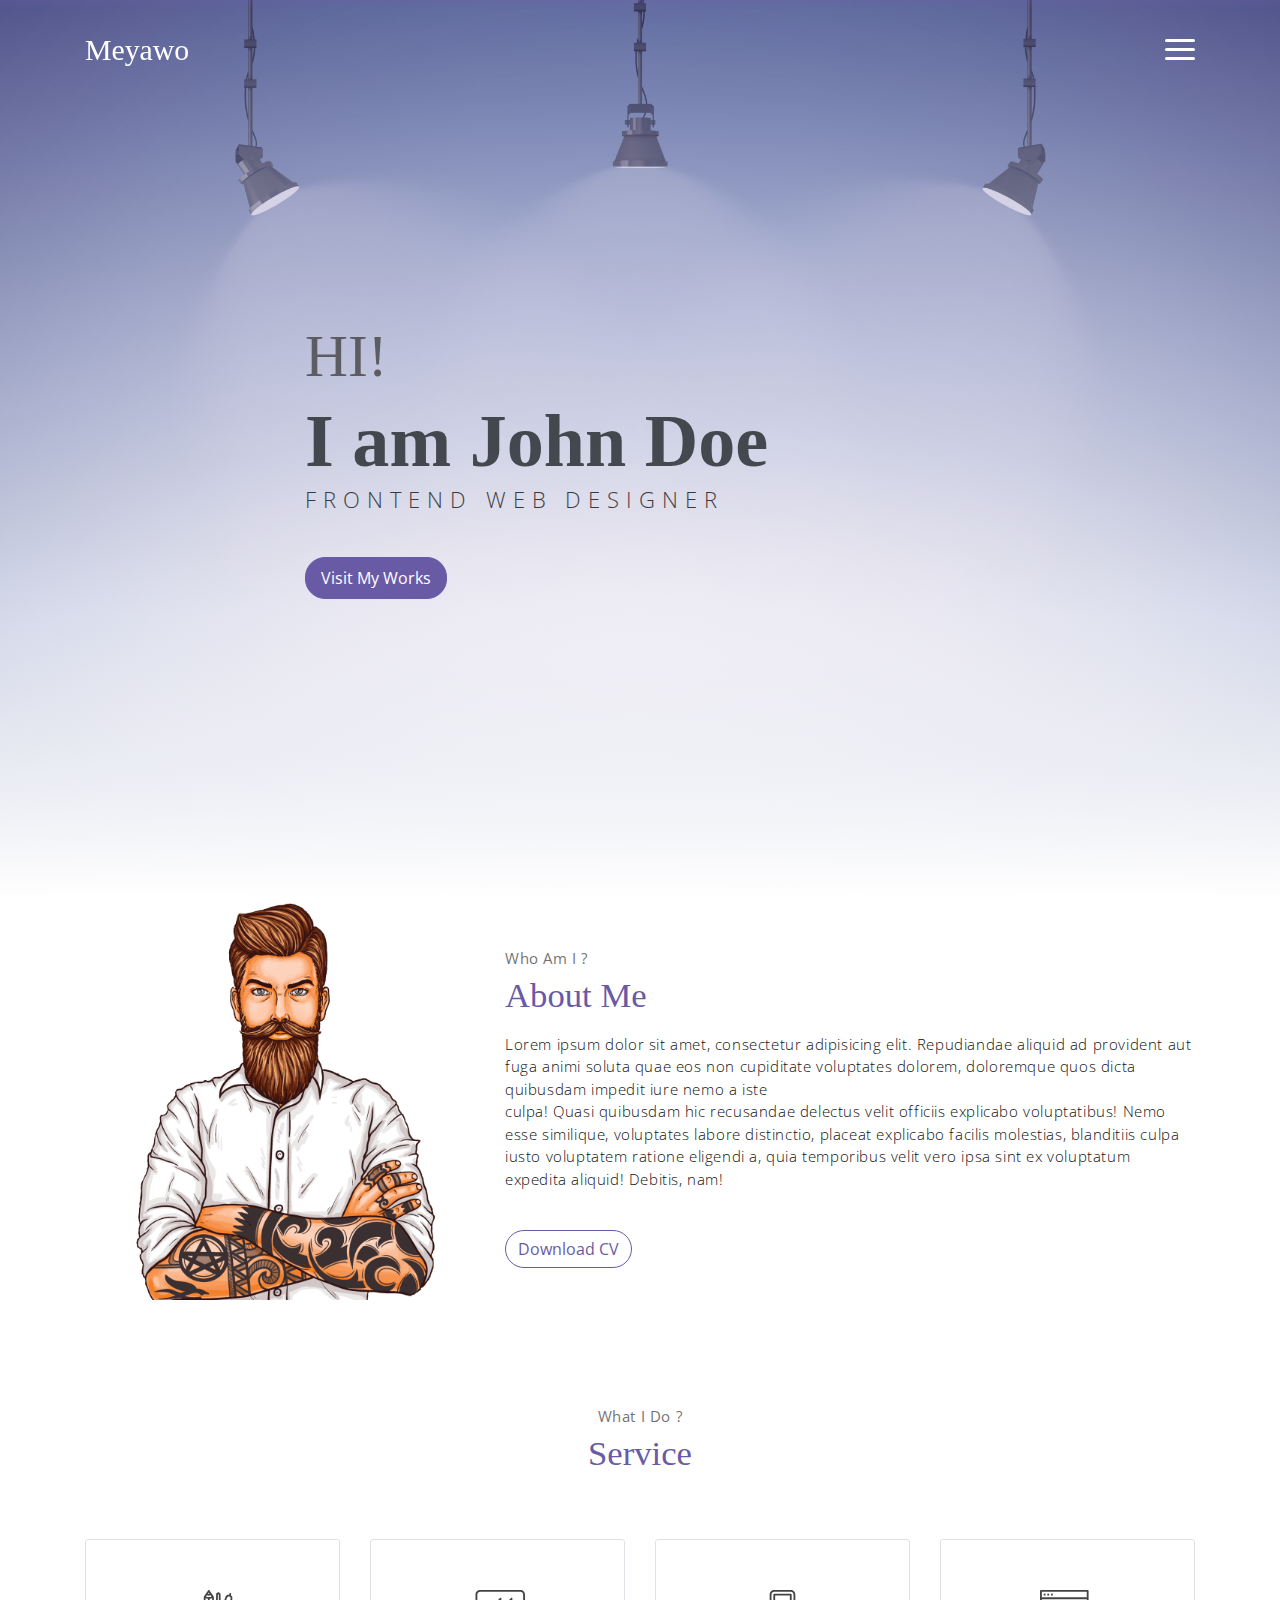
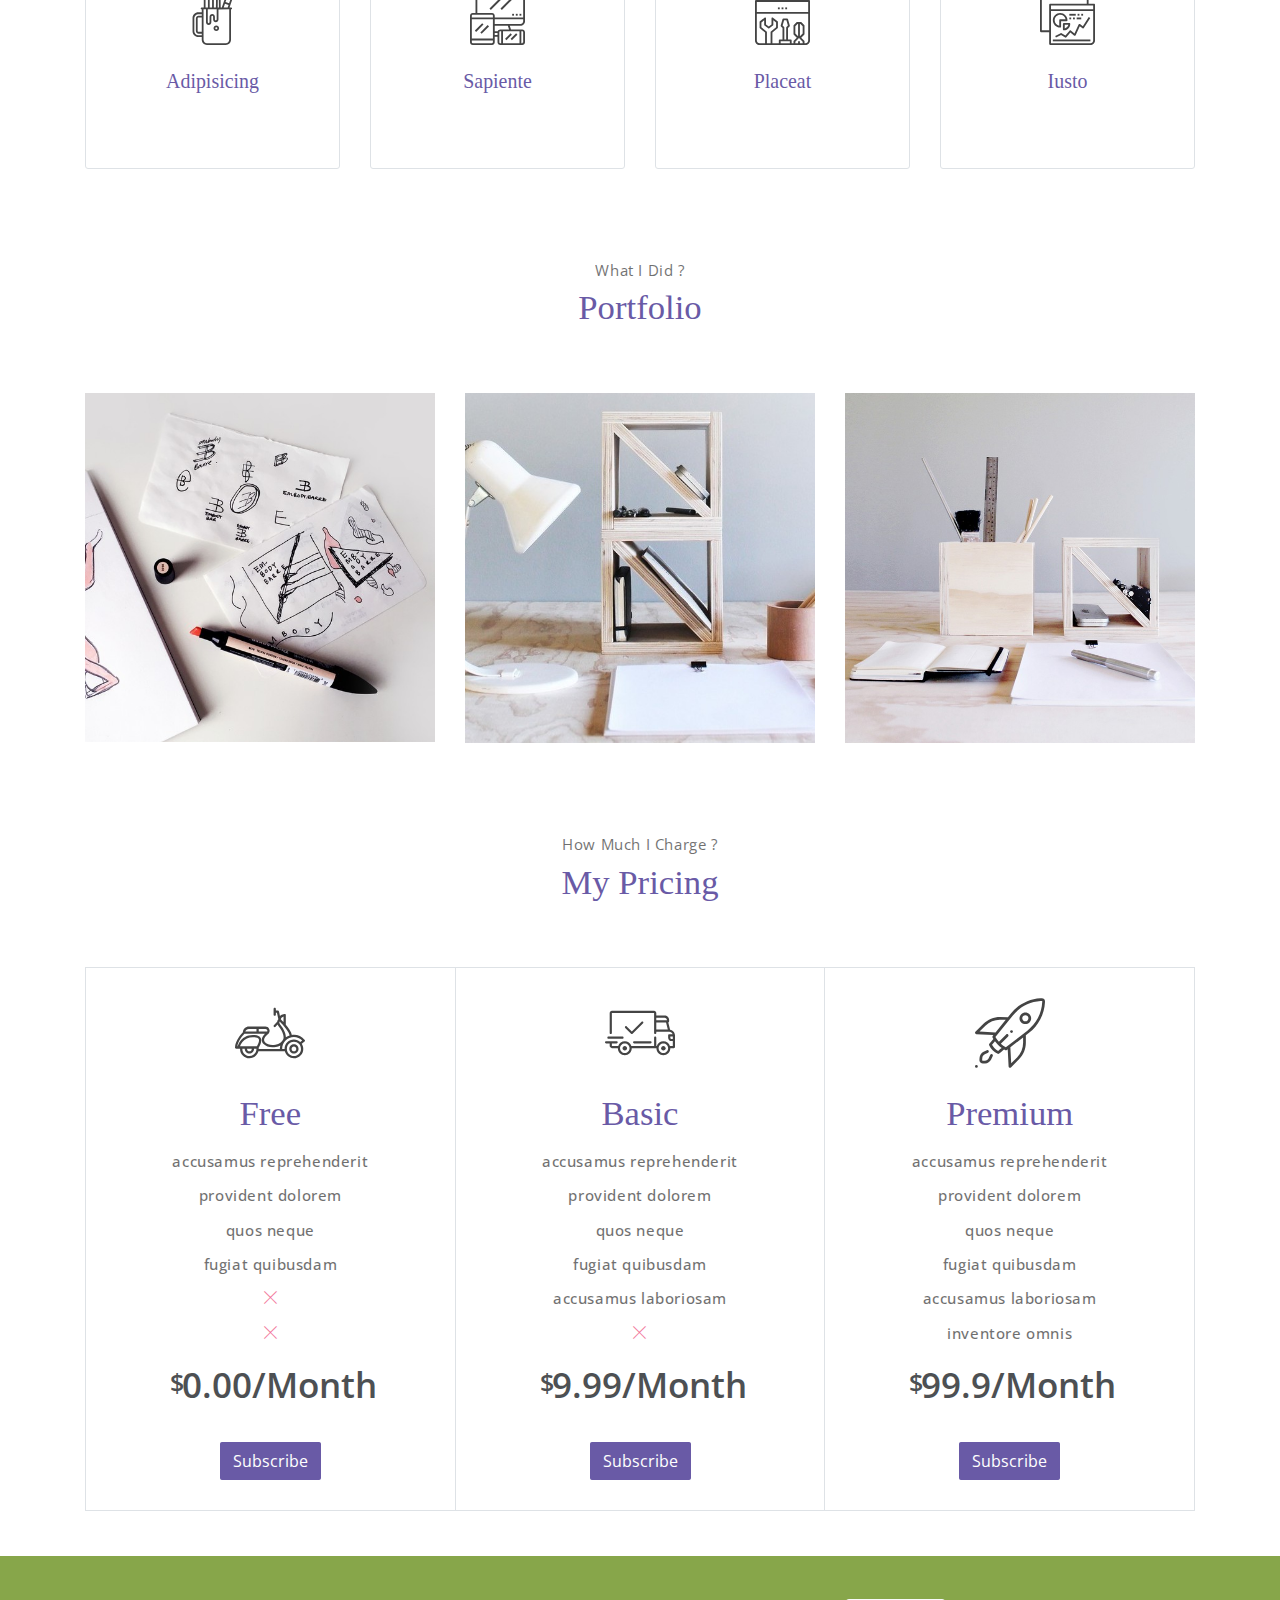
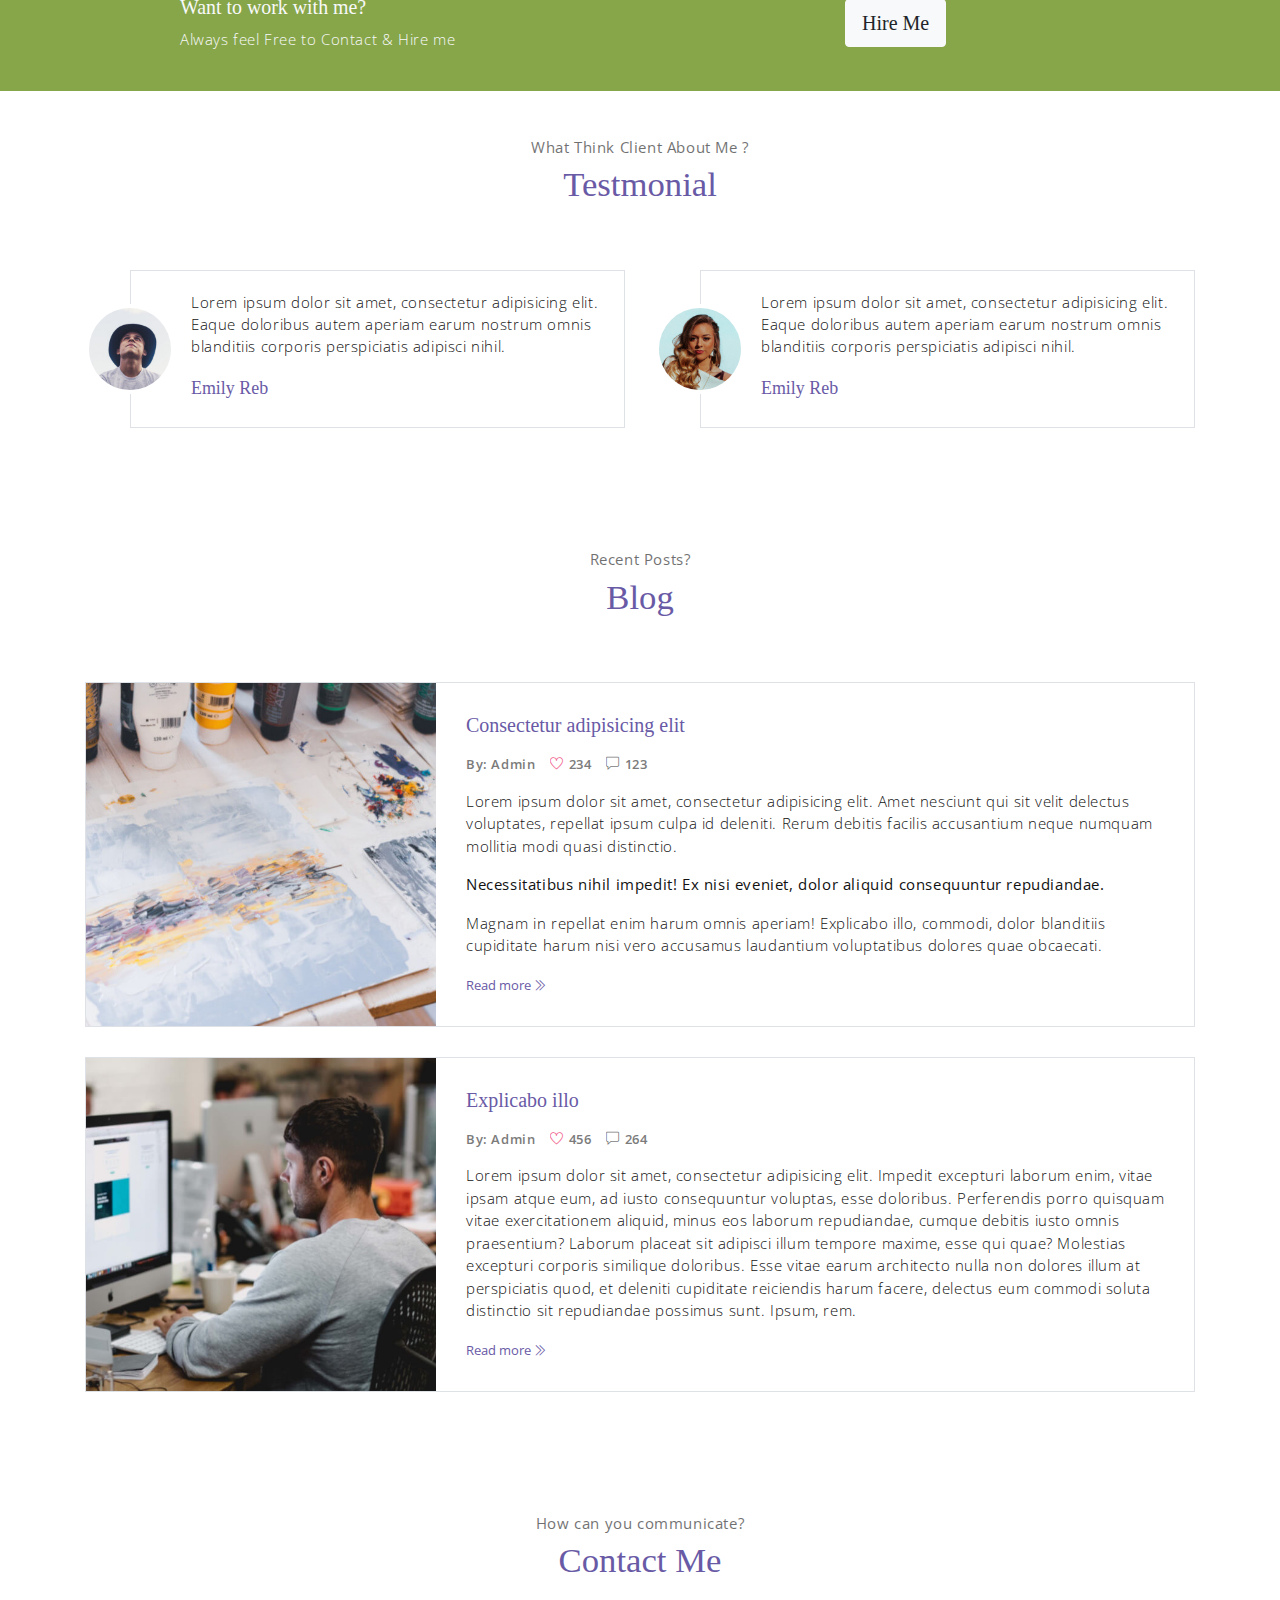
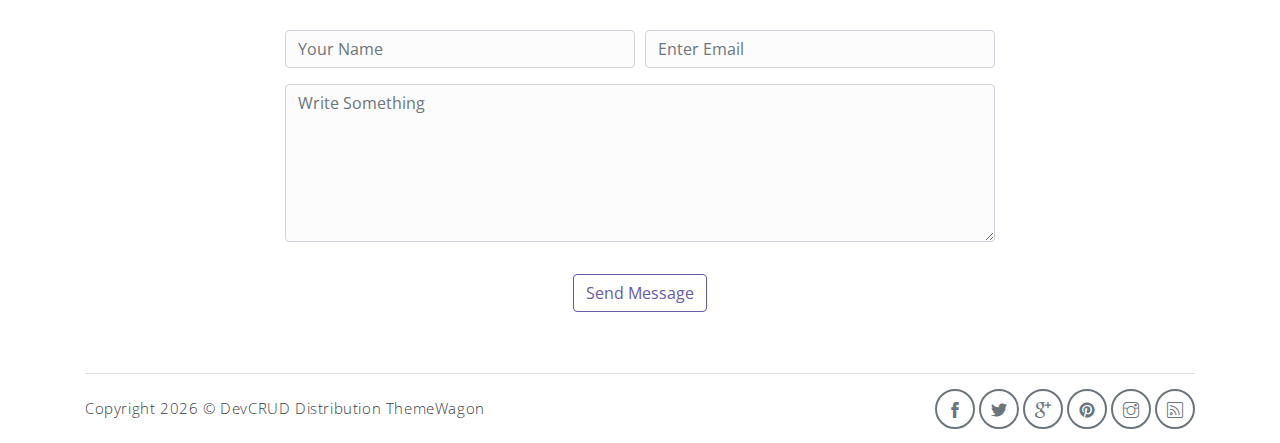
<file: index.html>
<!DOCTYPE html>
<html lang="en">

<head>
    <meta charset="utf-8">
    <meta name="viewport" content="width=device-width, initial-scale=1, shrink-to-fit=no">
    <meta name="description" content="Start your development with Meyawo landing page.">
    <meta name="author" content="Devcrud">
    <title>Meyawo Landing page | Free Bootstrap 4.3.x landing page</title>
    <!-- font icons -->
    <link rel="stylesheet" href="assets/vendors/themify-icons/css/themify-icons.css">
    <!-- Bootstrap + Meyawo main styles -->
    <link rel="stylesheet" href="assets/css/meyawo.css">
</head>

<body data-spy="scroll" data-target=".navbar" data-offset="40" id="home">

    <!-- Page Navbar -->
    <nav class="custom-navbar" data-spy="affix" data-offset-top="20">
        <div class="container">
            <a class="logo" href="#">Meyawo</a>
            <ul class="nav">
                <li class="item">
                    <a class="link" href="#home">Home</a>
                </li>
                <li class="item">
                    <a class="link" href="#about">About</a>
                </li>
                <li class="item">
                    <a class="link" href="#portfolio">Portfolio</a>
                </li>
                <li class="item">
                    <a class="link" href="#testmonial">Testmonial</a>
                </li>
                <li class="item">
                    <a class="link" href="#blog">Blog</a>
                </li>
                <li class="item">
                    <a class="link" href="#contact">Contact</a>
                </li>
                <li class="item ml-md-3">
                    <a href="components.html" class="btn btn-primary">Components</a>
                </li>
            </ul>
            <a href="javascript:void(0)" id="nav-toggle" class="hamburger hamburger--elastic">
                <div class="hamburger-box">
                    <div class="hamburger-inner"></div>
                </div>
            </a>
        </div>
    </nav><!-- End of Page Navbar -->

    <!-- page header -->
    <header id="home" class="header">
        <div class="overlay"></div>
        <div class="header-content container">
            <h1 class="header-title">
                <span class="up">HI!</span>
                <span class="down">I am John Doe</span>
            </h1>
            <p class="header-subtitle">FRONTEND WEB DESIGNER</p>

            <button class="btn btn-primary">Visit My Works</button>
        </div>
    </header><!-- end of page header -->

    <!-- about section -->
    <section class="section pt-0" id="about">
        <!-- container -->
        <div class="container text-center">
            <!-- about wrapper -->
            <div class="about">
                <div class="about-img-holder">
                    <img src="assets/imgs/man.png" class="about-img"
                        alt="Download free bootstrap 4 landing page, free boootstrap 4 templates, Download free bootstrap 4.1 landing page, free boootstrap 4.1.1 templates, meyawo Landing page">
                </div>
                <div class="about-caption">
                    <p class="section-subtitle">Who Am I ?</p>
                    <h2 class="section-title mb-3">About Me</h2>
                    <p>
                        Lorem ipsum dolor sit amet, consectetur adipisicing elit. Repudiandae aliquid ad provident aut
                        fuga animi soluta quae eos non cupiditate voluptates dolorem, doloremque quos dicta quibusdam
                        impedit iure nemo a iste
                        <br>culpa! Quasi quibusdam hic recusandae delectus velit officiis explicabo voluptatibus! Nemo
                        esse similique, voluptates labore distinctio, placeat explicabo facilis molestias, blanditiis
                        culpa iusto voluptatem ratione eligendi a, quia temporibus velit vero ipsa sint ex voluptatum
                        expedita aliquid! Debitis, nam!
                    </p>
                    <button class="btn-rounded btn btn-outline-primary mt-4">Download CV</button>
                </div>
            </div><!-- end of about wrapper -->
        </div><!-- end of container -->
    </section> <!-- end of about section -->

    <!-- service section -->
    <section class="section" id="service">
        <div class="container text-center">
            <p class="section-subtitle">What I Do ?</p>
            <h6 class="section-title mb-6">Service</h6>
            <!-- row -->
            <div class="row">
                <div class="col-md-6 col-lg-3">
                    <div class="service-card">
                        <div class="body">
                            <img src="assets/imgs/pencil-case.svg"
                                alt="Download free bootstrap 4 landing page, free boootstrap 4 templates, Download free bootstrap 4.1 landing page, free boootstrap 4.1.1 templates, meyawo Landing page"
                                class="icon">
                            <h6 class="title">Adipisicing</h6>
                            <p class="subtitle">Labore velit culpa adipisci excepturi consequuntur itaque in nam
                                molestias dolorem iste quod.</p>
                        </div>
                    </div>
                </div>
                <div class="col-md-6 col-lg-3">
                    <div class="service-card">
                        <div class="body">
                            <img src="assets/imgs/responsive.svg"
                                alt="Download free bootstrap 4 landing page, free boootstrap 4 templates, Download free bootstrap 4.1 landing page, free boootstrap 4.1.1 templates, meyawo Landing page"
                                class="icon">
                            <h6 class="title">Sapiente</h6>
                            <p class="subtitle">Labore velit culpa adipisci excepturi consequuntur itaque in nam
                                molestias dolorem iste quod.</p>
                        </div>
                    </div>
                </div>
                <div class="col-md-6 col-lg-3">
                    <div class="service-card">
                        <div class="body">
                            <img src="assets/imgs/toolbox.svg"
                                alt="Download free bootstrap 4 landing page, free boootstrap 4 templates, Download free bootstrap 4.1 landing page, free boootstrap 4.1.1 templates, meyawo Landing page"
                                class="icon">
                            <h6 class="title">Placeat</h6>
                            <p class="subtitle">Labore velit culpa adipisci excepturi consequuntur itaque in nam
                                molestias dolorem iste quod.</p>
                        </div>
                    </div>
                </div>
                <div class="col-md-6 col-lg-3">
                    <div class="service-card">
                        <div class="body">
                            <img src="assets/imgs/analytics.svg"
                                alt="Download free bootstrap 4 landing page, free boootstrap 4 templates, Download free bootstrap 4.1 landing page, free boootstrap 4.1.1 templates, meyawo Landing page"
                                class="icon">
                            <h6 class="title">Iusto</h6>
                            <p class="subtitle">Labore velit culpa adipisci excepturi consequuntur itaque in nam
                                molestias dolorem iste quod.</p>
                        </div>
                    </div>
                </div>
            </div><!-- end of row -->
        </div>
    </section><!-- end of service section -->

    <!-- portfolio section -->
    <section class="section" id="portfolio">
        <div class="container text-center">
            <p class="section-subtitle">What I Did ?</p>
            <h6 class="section-title mb-6">Portfolio</h6>
            <!-- row -->
            <div class="row">
                <div class="col-md-4">
                    <a href="#" class="portfolio-card">
                        <img src="assets/imgs/folio-1.jpg" class="portfolio-card-img"
                            alt="Download free bootstrap 4 landing page, free boootstrap 4 templates, Download free bootstrap 4.1 landing page, free boootstrap 4.1.1 templates, meyawo Landing page">
                        <span class="portfolio-card-overlay">
                            <span class="portfolio-card-caption">
                                <h4>Web Designing</h5>
                                    <p class="font-weight-normal">Category: Web Templates</p>
                            </span>
                        </span>
                    </a>
                </div>
                <div class="col-md-4">
                    <a href="#" class="portfolio-card">
                        <img class="portfolio-card-img" src="assets/imgs/folio-2.jpg" class="img-responsive rounded"
                            alt="Download free bootstrap 4 landing page, free boootstrap 4 templates, Download free bootstrap 4.1 landing page, free boootstrap 4.1.1 templates, meyawo Landing page">
                        <span class="portfolio-card-overlay">
                            <span class="portfolio-card-caption">
                                <h4>Web Designing</h5>
                                    <p class="font-weight-normal">Category: Web Templates</p>
                            </span>
                        </span>
                    </a>
                </div>
                <div class="col-md-4">
                    <a href="#" class="portfolio-card">
                        <img class="portfolio-card-img" src="assets/imgs/folio-3.jpg" class="img-responsive rounded"
                            alt="Download free bootstrap 4 landing page, free boootstrap 4 templates, Download free bootstrap 4.1 landing page, free boootstrap 4.1.1 templates, meyawo Landing page">
                        <span class="portfolio-card-overlay">
                            <span class="portfolio-card-caption">
                                <h4>Web Designing</h5>
                                    <p class="font-weight-normal">Category: Web Templates</p>
                            </span>
                        </span>
                    </a>
                </div>
            </div><!-- end of row -->
        </div><!-- end of container -->
    </section> <!-- end of portfolio section -->

    <!-- pricing section -->
    <section class="section" id="pricing">
        <div class="container text-center">
            <p class="section-subtitle">How Much I Charge ?</p>
            <h6 class="section-title mb-6">My Pricing</h6>
            <!-- row -->
            <div class="pricing-wrapper">
                <div class="pricing-card">
                    <div class="pricing-card-header">
                        <img class="pricing-card-icon" src="assets/imgs/scooter.svg"
                            alt="Download free bootstrap 4 landing page, free boootstrap 4 templates, Download free bootstrap 4.1 landing page, free boootstrap 4.1.1 templates, meyawo Landing page">
                    </div>
                    <div class="pricing-card-body">
                        <h6 class="pricing-card-title">Free</h6>
                        <div class="pricing-card-list">
                            <p>accusamus reprehenderit</p>
                            <p>provident dolorem </p>
                            <p>quos neque</p>
                            <p>fugiat quibusdam</p>
                            <p><i class="ti-close"></i></p>
                            <p><i class="ti-close"></i></p>
                        </div>
                    </div>
                    <div class="pricing-card-footer">
                        <span>$</span>
                        <span>0.00/Month</span>
                    </div>
                    <a href="#" class="btn btn-primary mt-3 pricing-card-btn">Subscribe</a>
                </div>
                <div class="pricing-card">
                    <div class="pricing-card-header">
                        <img class="pricing-card-icon" src="assets/imgs/shipped.svg"
                            alt="Download free bootstrap 4 landing page, free boootstrap 4 templates, Download free bootstrap 4.1 landing page, free boootstrap 4.1.1 templates, meyawo Landing page">
                    </div>
                    <div class="pricing-card-body">
                        <h6 class="pricing-card-title">Basic</h6>
                        <div class="pricing-card-list">
                            <p>accusamus reprehenderit</p>
                            <p>provident dolorem </p>
                            <p>quos neque</p>
                            <p>fugiat quibusdam</p>
                            <p>accusamus laboriosam</p>
                            <p><i class="ti-close"></i></p>
                        </div>
                    </div>
                    <div class="pricing-card-footer">
                        <span>$</span>
                        <span>9.99/Month</span>
                    </div>
                    <a href="#" class="btn btn-primary mt-3 pricing-card-btn">Subscribe</a>
                </div>
                <div class="pricing-card">
                    <div class="pricing-card-header">
                        <img class="pricing-card-icon" src="assets/imgs/startup.svg"
                            alt="Download free bootstrap 4 landing page, free boootstrap 4 templates, Download free bootstrap 4.1 landing page, free boootstrap 4.1.1 templates, meyawo Landing page">
                    </div>
                    <div class="pricing-card-body">
                        <h6 class="pricing-card-title">Premium</h6>
                        <div class="pricing-card-list">
                            <p>accusamus reprehenderit</p>
                            <p>provident dolorem </p>
                            <p>quos neque</p>
                            <p>fugiat quibusdam</p>
                            <p>accusamus laboriosam</p>
                            <p>inventore omnis</p>
                        </div>
                    </div>
                    <div class="pricing-card-footer">
                        <span>$</span>
                        <span>99.9/Month</span>
                    </div>
                    <a href="#" class="btn btn-primary mt-3 pricing-card-btn">Subscribe</a>
                </div>

            </div><!-- end of pricing wrapper -->
        </div> <!-- end of container -->
    </section><!-- end of pricing section -->

    <!-- section -->
    <section class="section-sm bg-primary">
        <!-- container -->
        <div class="container text-center text-sm-left">
            <!-- row -->
            <div class="row align-items-center">
                <div class="col-sm offset-md-1 mb-4 mb-md-0">
                    <h6 class="title text-light">Want to work with me?</h6>
                    <p class="m-0 text-light">Always feel Free to Contact & Hire me</p>
                </div>
                <div class="col-sm offset-sm-2 offset-md-3">
                    <button class="btn btn-lg my-font btn-light rounded">Hire Me</button>
                </div>
            </div> <!-- end of row -->
        </div> <!-- end of container -->
    </section> <!-- end of section -->

    <!-- testimonial section -->
    <section class="section" id="testmonial">
        <div class="container text-center">
            <p class="section-subtitle">What Think Client About Me ?</p>
            <h6 class="section-title mb-6">Testmonial</h6>

            <!-- row -->
            <div class="row">
                <div class="col-md-6">
                    <div class="testimonial-card">
                        <div class="testimonial-card-img-holder">
                            <img src="assets/imgs/avatar2.jpg" class="testimonial-card-img"
                                alt="Download free bootstrap 4 landing page, free boootstrap 4 templates, Download free bootstrap 4.1 landing page, free boootstrap 4.1.1 templates, meyawo Landing page">
                        </div>
                        <div class="testimonial-card-body">
                            <p class="testimonial-card-subtitle">Lorem ipsum dolor sit amet, consectetur adipisicing
                                elit. Eaque doloribus autem aperiam earum nostrum omnis blanditiis corporis perspiciatis
                                adipisci nihil.</p>
                            <h6 class="testimonial-card-title">Emily Reb</h6>
                        </div>
                    </div>
                </div>
                <div class="col-md-6">
                    <div class="testimonial-card">
                        <div class="testimonial-card-img-holder">
                            <img src="assets/imgs/avatar3.jpg" class="testimonial-card-img"
                                alt="Download free bootstrap 4 landing page, free boootstrap 4 templates, Download free bootstrap 4.1 landing page, free boootstrap 4.1.1 templates, meyawo Landing page">
                        </div>
                        <div class="testimonial-card-body">
                            <p class="testimonial-card-subtitle">Lorem ipsum dolor sit amet, consectetur adipisicing
                                elit. Eaque doloribus autem aperiam earum nostrum omnis blanditiis corporis perspiciatis
                                adipisci nihil.</p>
                            <h6 class="testimonial-card-title">Emily Reb</h6>
                        </div>
                    </div>
                </div>
            </div>
        </div> <!-- end of container -->
    </section> <!-- end of testimonial section -->

    <!-- blog section -->
    <section class="section" id="blog">
        <!-- container -->
        <div class="container text-center">
            <p class="section-subtitle">Recent Posts?</p>
            <h6 class="section-title mb-6">Blog</h6>
            <!-- blog-wrapper -->
            <div class="blog-card">
                <div class="blog-card-header">
                    <img src="assets/imgs/img-1.jpg" class="blog-card-img"
                        alt="Download free bootstrap 4 landing page, free boootstrap 4 templates, Download free bootstrap 4.1 landing page, free boootstrap 4.1.1 templates, meyawo Landing page">
                </div>
                <div class="blog-card-body">
                    <h5 class="blog-card-title">Consectetur adipisicing elit</h6>

                        <p class="blog-card-caption">
                            <a href="#">By: Admin</a>
                            <a href="#"><i class="ti-heart text-danger"></i> 234</a>
                            <a href="#"><i class="ti-comment"></i> 123</a>
                        </p>
                        <p>Lorem ipsum dolor sit amet, consectetur adipisicing elit. Amet nesciunt qui sit velit
                            delectus voluptates, repellat ipsum culpa id deleniti. Rerum debitis facilis accusantium
                            neque numquam mollitia modi quasi distinctio.</p>

                        <p><b>Necessitatibus nihil impedit! Ex nisi eveniet, dolor aliquid consequuntur repudiandae.</b>
                        </p>
                        <p>Magnam in repellat enim harum omnis aperiam! Explicabo illo, commodi, dolor blanditiis
                            cupiditate harum nisi vero accusamus laudantium voluptatibus dolores quae obcaecati.</p>

                        <a href="#" class="blog-card-link">Read more <i class="ti-angle-double-right"></i></a>
                </div>
            </div><!-- end of blog wrapper -->

            <!-- blog-wrapper -->
            <div class="blog-card">
                <div class="blog-card-header">
                    <img src="assets/imgs/img-2.jpg" class="blog-card-img"
                        alt="Download free bootstrap 4 landing page, free boootstrap 4 templates, Download free bootstrap 4.1 landing page, free boootstrap 4.1.1 templates, meyawo Landing page">
                </div>
                <div class="blog-card-body">
                    <h5 class="blog-card-title">Explicabo illo</h6>

                        <p class="blog-card-caption">
                            <a href="#">By: Admin</a>
                            <a href="#"><i class="ti-heart text-danger"></i> 456</a>
                            <a href="#"><i class="ti-comment"></i> 264</a>
                        </p>

                        <p>Lorem ipsum dolor sit amet, consectetur adipisicing elit. Impedit excepturi laborum enim,
                            vitae ipsam atque eum, ad iusto consequuntur voluptas, esse doloribus. Perferendis porro
                            quisquam vitae exercitationem aliquid, minus eos laborum repudiandae, cumque debitis iusto
                            omnis praesentium? Laborum placeat sit adipisci illum tempore maxime, esse qui quae?
                            Molestias excepturi corporis similique doloribus. Esse vitae earum architecto nulla non
                            dolores illum at perspiciatis quod, et deleniti cupiditate reiciendis harum facere, delectus
                            eum commodi soluta distinctio sit repudiandae possimus sunt. Ipsum, rem.</p>

                        <a href="#" class="blog-card-link">Read more <i class="ti-angle-double-right"></i></a>
                </div>
            </div><!-- end of blog wrapper -->

        </div><!-- end of container -->
    </section><!-- end of blog section -->

    <!-- contact section -->
    <section class="section" id="contact">
        <div class="container text-center">
            <p class="section-subtitle">How can you communicate?</p>
            <h6 class="section-title mb-5">Contact Me</h6>
            <!-- contact form -->
            <form action="" class="contact-form col-md-10 col-lg-8 m-auto">
                <div class="form-row">
                    <div class="form-group col-sm-6">
                        <input type="text" size="50" class="form-control" placeholder="Your Name" required>
                    </div>
                    <div class="form-group col-sm-6">
                        <input type="email" class="form-control" placeholder="Enter Email" requried>
                    </div>
                    <div class="form-group col-sm-12">
                        <textarea name="comment" id="comment" rows="6" class="form-control"
                            placeholder="Write Something"></textarea>
                    </div>
                    <div class="form-group col-sm-12 mt-3">
                        <input type="submit" value="Send Message" class="btn btn-outline-primary rounded">
                    </div>
                </div>
            </form><!-- end of contact form -->
        </div><!-- end of container -->
    </section><!-- end of contact section -->

    <!-- footer -->
    <div class="container">
        <footer class="footer">
            <p class="mb-0">Copyright
                <script>document.write(new Date().getFullYear())</script> &copy; <a
                    href="http://www.devcrud.com">DevCRUD</a> Distribution <a
                    href="https://themewagon.com">ThemeWagon</a>
            </p>
            <div class="social-links text-right m-auto ml-sm-auto">
                <a href="javascript:void(0)" class="link"><i class="ti-facebook"></i></a>
                <a href="javascript:void(0)" class="link"><i class="ti-twitter-alt"></i></a>
                <a href="javascript:void(0)" class="link"><i class="ti-google"></i></a>
                <a href="javascript:void(0)" class="link"><i class="ti-pinterest-alt"></i></a>
                <a href="javascript:void(0)" class="link"><i class="ti-instagram"></i></a>
                <a href="javascript:void(0)" class="link"><i class="ti-rss"></i></a>
            </div>
        </footer>
    </div> <!-- end of page footer -->

    <!-- core  -->
    <script src="assets/vendors/jquery/jquery-3.4.1.js"></script>
    <script src="assets/vendors/bootstrap/bootstrap.bundle.js"></script>

    <!-- bootstrap 3 affix -->
    <script src="assets/vendors/bootstrap/bootstrap.affix.js"></script>

    <!-- Meyawo js -->
    <script src="assets/js/meyawo.js"></script>

</body>

</html>
</file>
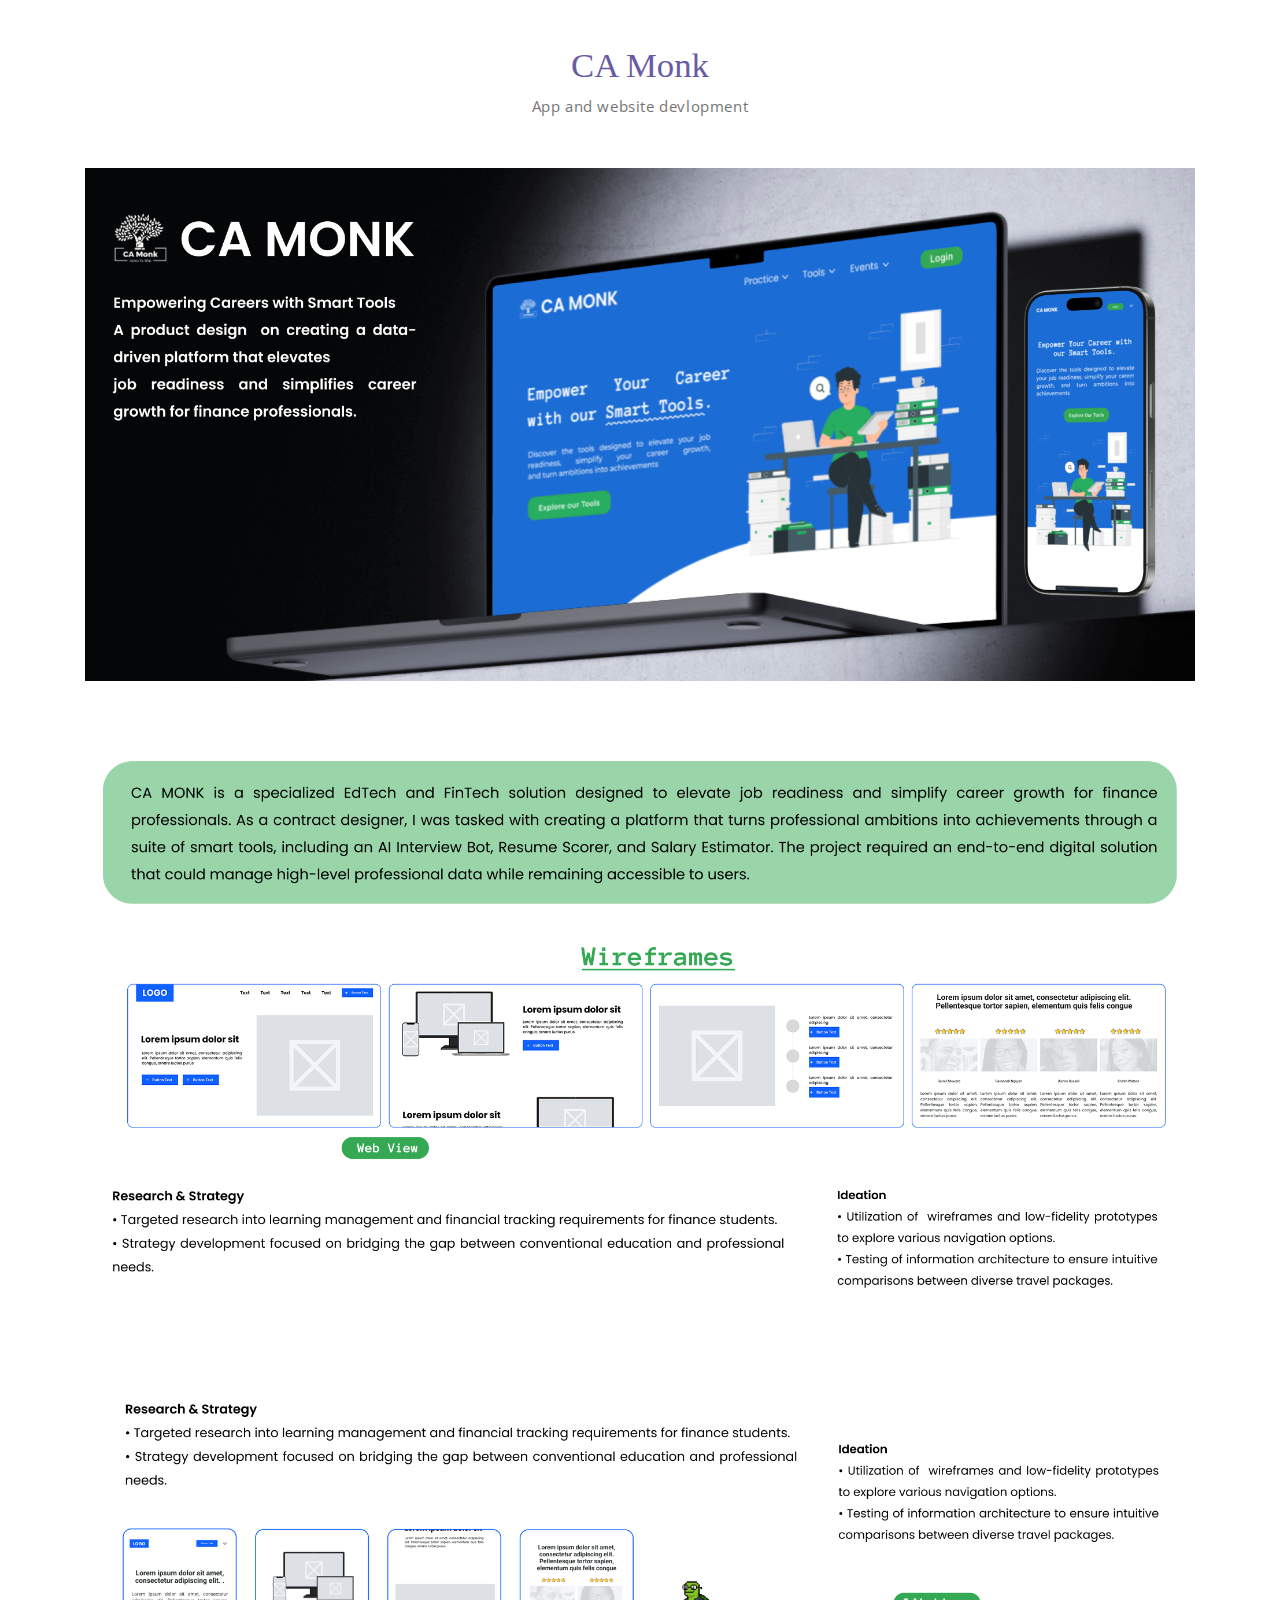
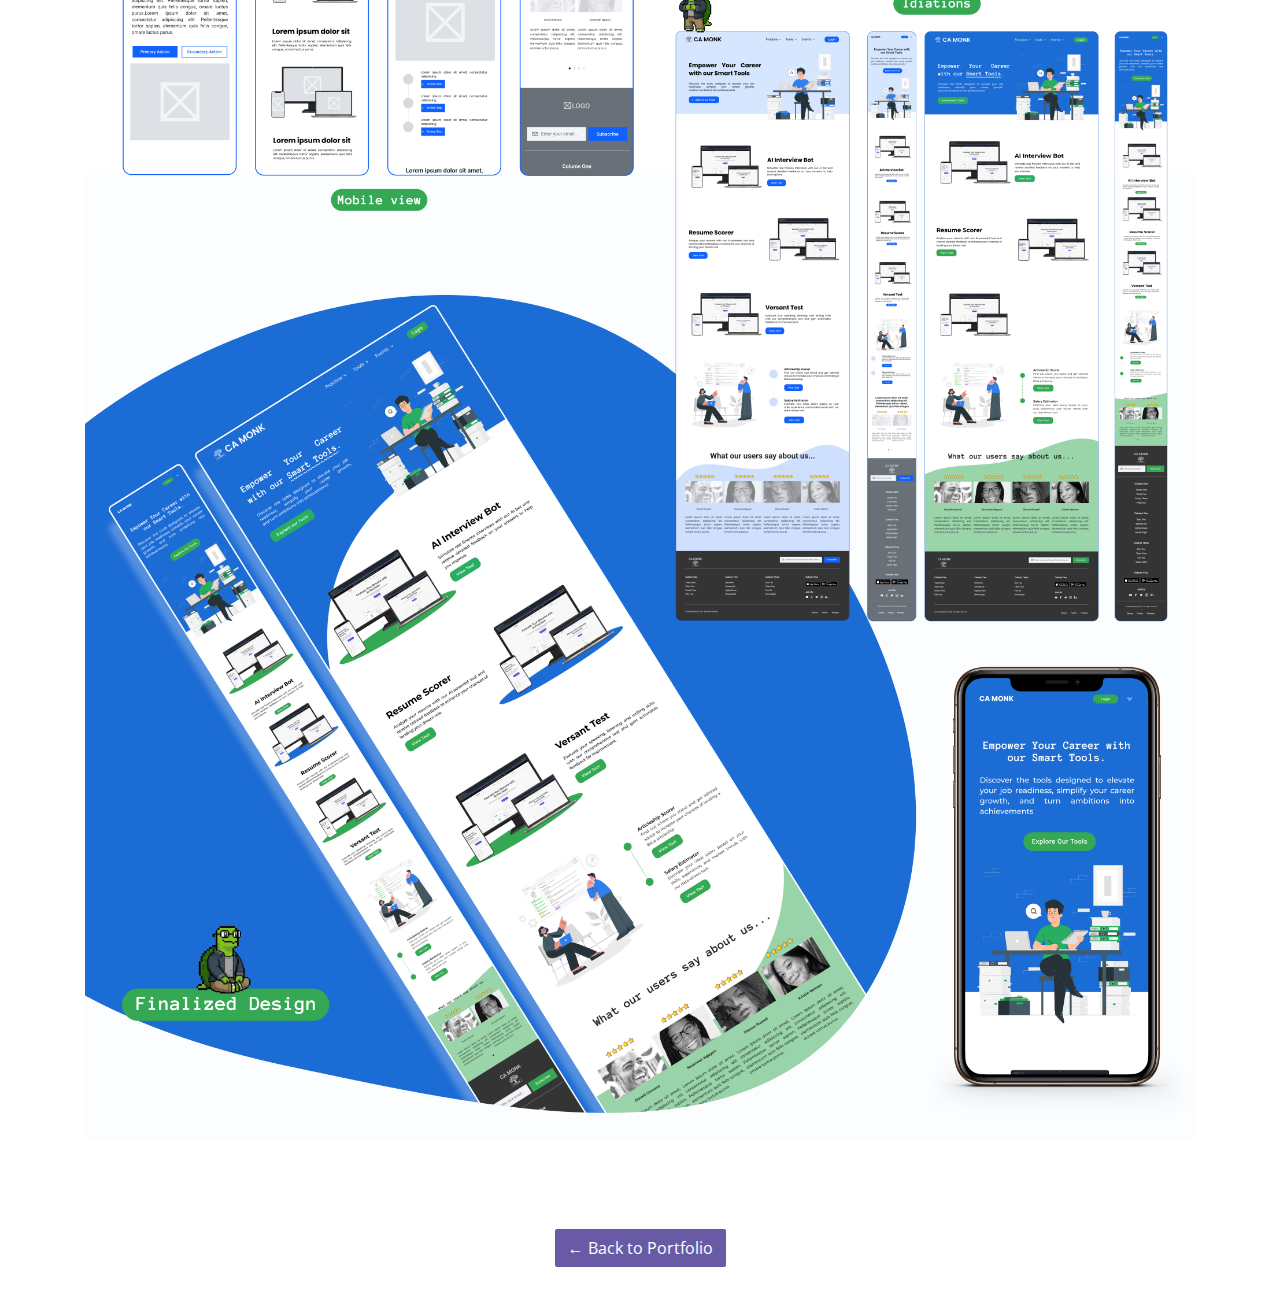
<file: ca.html>
<shoes html>
<html lang="en">
<head>
  <meta charset="UTF-8">
  <meta name="viewport" content="width=device-width, initial-scale=1.0">
  <title>Project Name | Shubham Sharma</title>

  <!-- reuse same CSS -->
  <link rel="stylesheet" href="assets/css/meyawo.css">
</head>

<body>

  <!-- simple header -->
  <header class="section">
    <div class="container text-center">
      <h1 class="section-title ca-title">CA Monk</h1>
      <p class="section-subtitle">
        App and website devlopment
      </p>
    </div>
  </header>

  <!-- project hero image -->
<section class="section pt-0">
    <div class="container">
      <img src="assets/imgs/ca/1.1.png" class="img-fluid" alt="Project image">
    </div>
  </section>


 <!-- project hero image -->
  <section class="section pt-0">
    <div class="container">
      <img src="assets/imgs/ca/1.2.png" class="img-fluid" alt="Project image">
    </div>
  </section>
 <!-- project hero image -->
  <section class="section pt-0">
    <div class="container">
      <img src="assets/imgs/ca/1.3.png" class="img-fluid" alt="Project image">
    </div>
  </section>
 
    <!-- back link -->
  <section class="section text-center">
    <a href="index.html#portfolio" class="btn btn-primary">
      ← Back to Portfolio
    </a>
  </section>

</body>
</html>
</file>
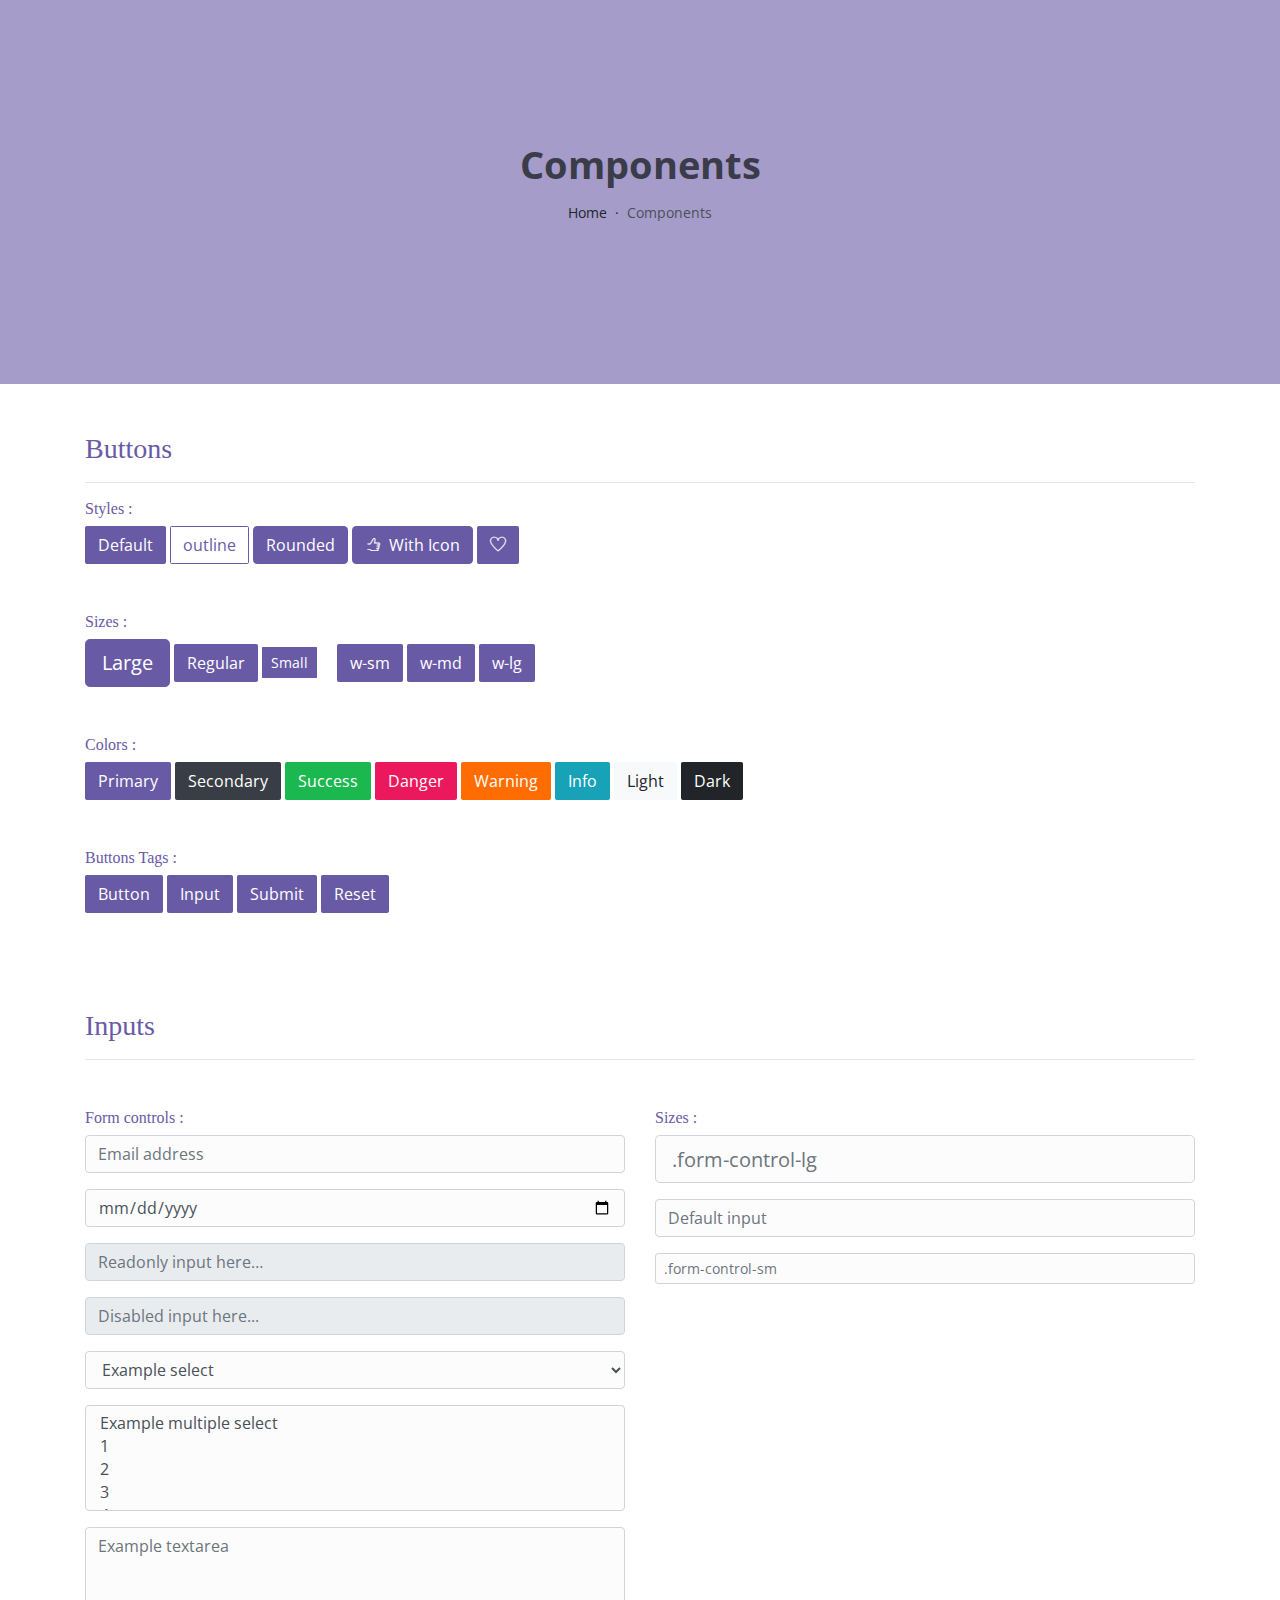
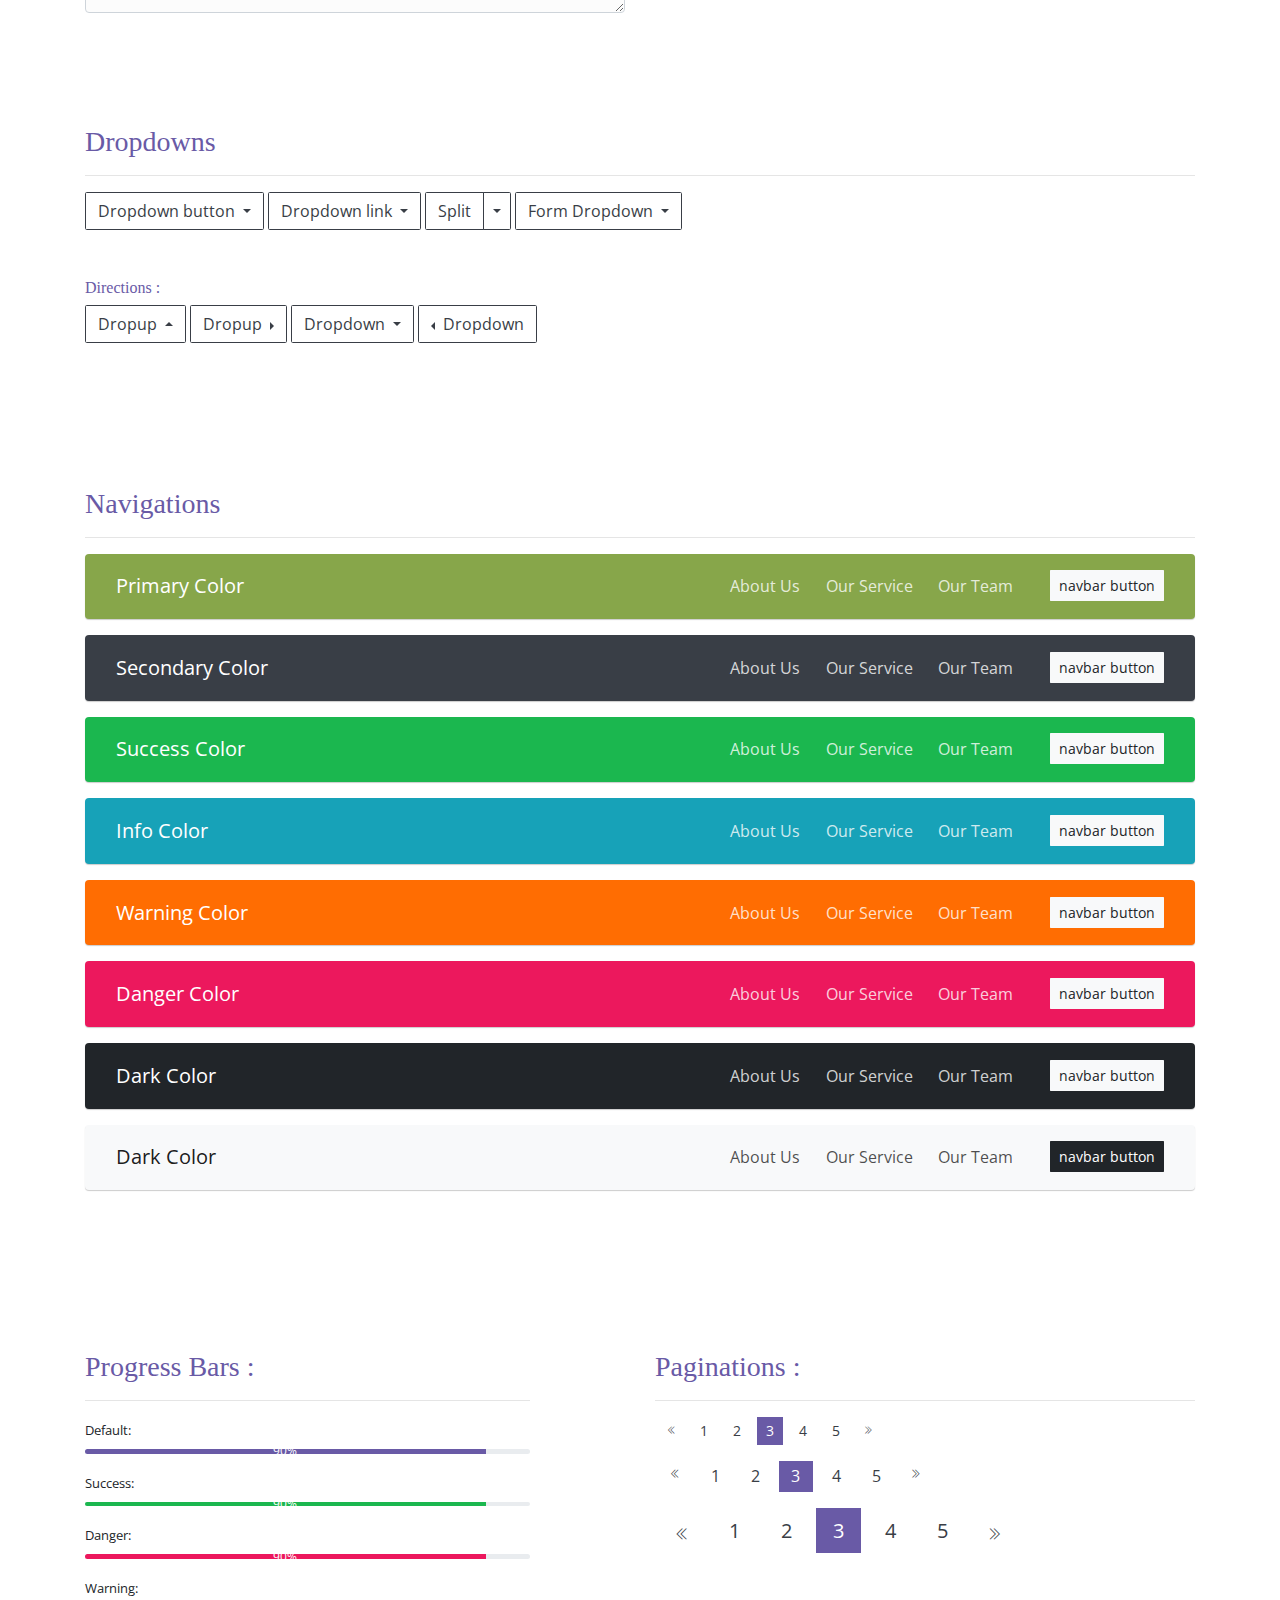
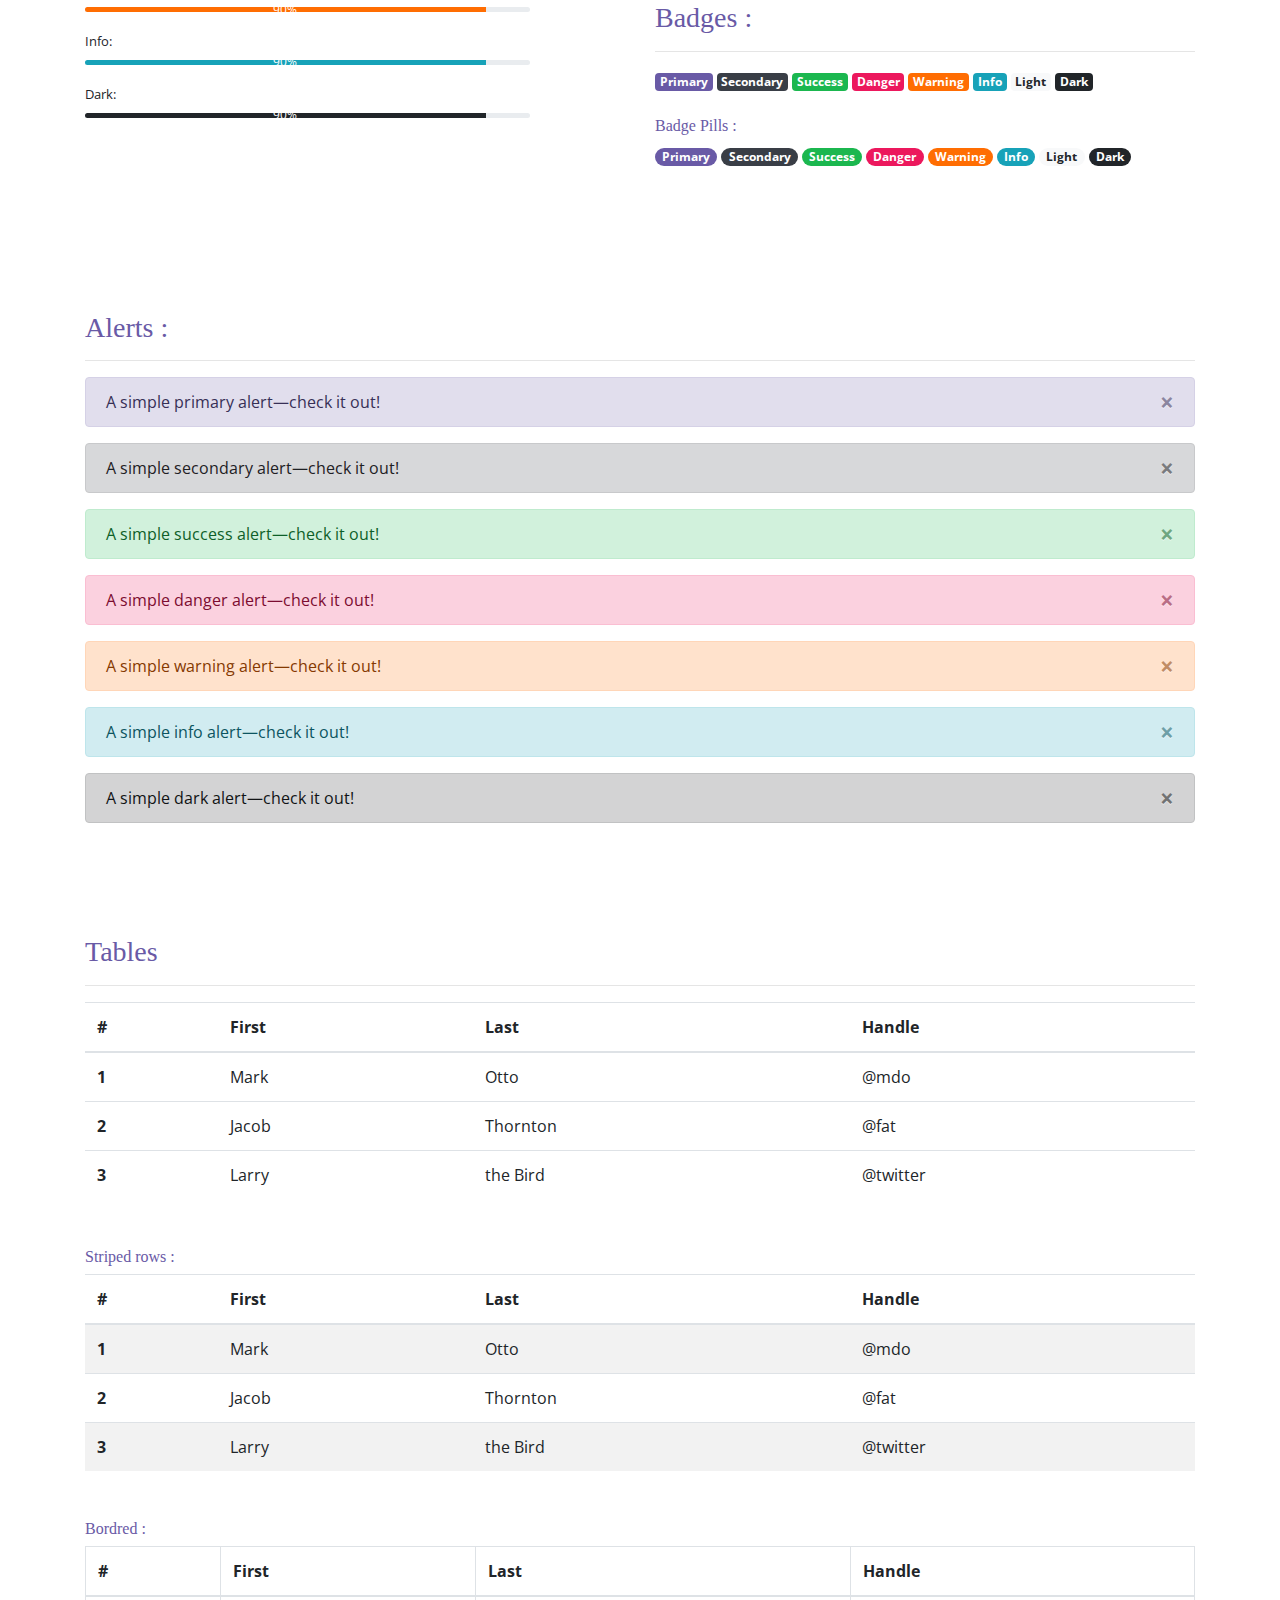
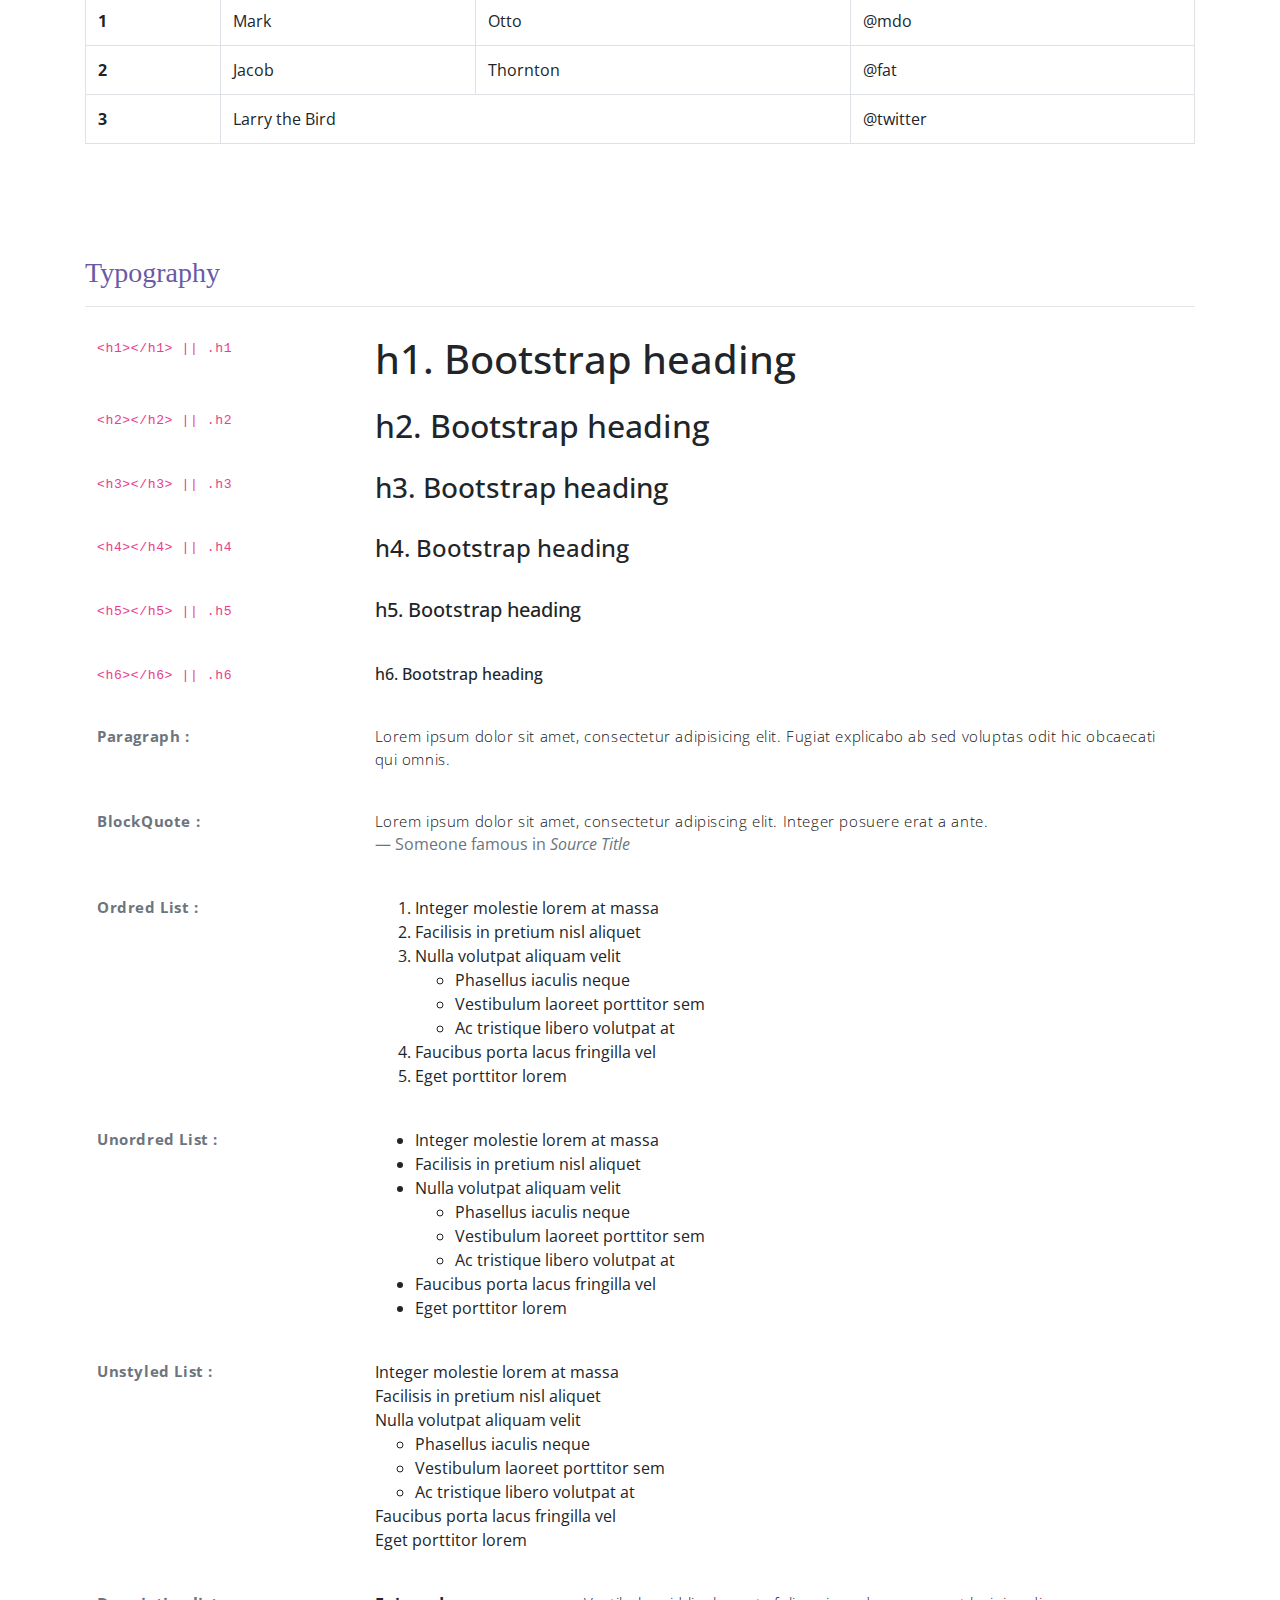
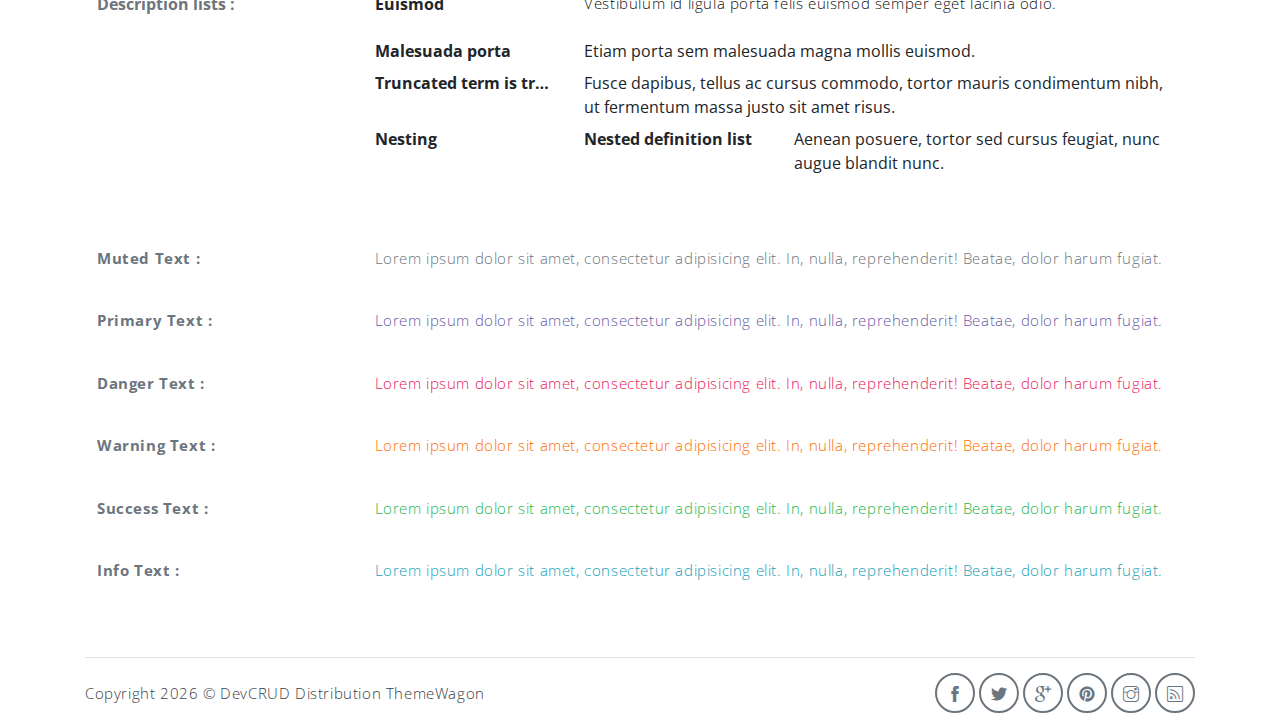
<file: components.html>
<!DOCTYPE html>
<html lang="en">

<head>
   <meta charset="utf-8">
   <meta name="viewport" content="width=device-width, initial-scale=1, shrink-to-fit=no">
   <meta name="description" content="Start your development with Meyawo landing page.">
   <meta name="author" content="Devcrud">
   <title>Meyawo Landing page | Components</title>
   <!-- font icons -->
   <link rel="stylesheet" href="assets/vendors/themify-icons/css/themify-icons.css">
   <!-- Bootstrap + Steller  -->
   <link rel="stylesheet" href="assets/css/meyawo.css">
</head>

<body>

   <!-- Page Header -->
   <header class="header header-mini">
      <div class="header-title">Components</div>
      <nav aria-label="breadcrumb">
         <ol class="breadcrumb">
            <li class="breadcrumb-item"><a href="/">Home</a></li>
            <li class="breadcrumb-item active" aria-current="page">Components</li>
         </ol>
      </nav>
   </header> <!-- End Of Page Header -->

   <!-- main content -->
   <div class="container">

      <!-- Buttons -->
      <h3 class="mt-5">Buttons</h3>
      <hr>
      <h6 class="section-secondary-title">Styles :</h6>
      <button class="btn btn-primary">Default</button>
      <button class="btn btn-outline-primary">outline</button>
      <button class="btn btn-primary rounded">Rounded</button>
      <button class="btn btn-primary rounded"><i class="ti-thumb-up pr-1"></i> With Icon</button>
      <button class="btn btn-primary circle"><i class="ti-heart"></i></button>

      <h6 class="section-secondary-title mt-5">Sizes :</h6>
      <button class="btn btn-primary btn-lg">Large</button>
      <button class="btn btn-primary ">Regular</button>
      <button class="btn btn-primary btn-sm">Small</button>
      <button class="btn btn-primary w-sm ml-3">w-sm</button>
      <button class="btn btn-primary w-md">w-md</button>
      <button class="btn btn-primary w-lg">w-lg</button>

      <h6 class="section-secondary-title mt-5">Colors :</h6>
      <button type="button" class="btn btn-primary">Primary</button>
      <button type="button" class="btn btn-secondary">Secondary</button>
      <button type="button" class="btn btn-success">Success</button>
      <button type="button" class="btn btn-danger">Danger</button>
      <button type="button" class="btn btn-warning">Warning</button>
      <button type="button" class="btn btn-info">Info</button>
      <button type="button" class="btn btn-light">Light</button>
      <button type="button" class="btn btn-dark">Dark</button>

      <h6 class="section-secondary-title mt-5">Buttons Tags :</h6>
      <button class="btn btn-primary" type="submit">Button</button>
      <input class="btn btn-primary" type="button" value="Input">
      <input class="btn btn-primary" type="submit" value="Submit">
      <input class="btn btn-primary" type="reset" value="Reset">

      <!-- devider -->
      <div class="py-5"></div>

      <!-- Inputs -->
      <h3>Inputs</h3>
      <hr>
      <div class="row mt-5">
         <div class="col-md-6">
            <h6 class="section-secondary-title">Form controls :</h6>
            <div class="form-group">
               <input type="email" class="form-control" id="exampleFormControlInput1" placeholder="Email address">
            </div>
            <div class="form-group">
               <input type="date" class="form-control" id="exampleFormControlInput1" placeholder="Date">
            </div>
            <div class="form-group">
               <input class="form-control" type="text" placeholder="Readonly input here…" readonly>
            </div>
            <div class="form-group">
               <input class="form-control" id="disabledInput" type="text" placeholder="Disabled input here..." disabled>
            </div>
            <div class="form-group">
               <select class="form-control" id="exampleFormControlSelect1">
                  <option>Example select</option>
                  <option>1</option>
                  <option>2</option>
                  <option>3</option>
                  <option>4</option>
                  <option>5</option>
               </select>
            </div>
            <div class="form-group">
               <select multiple class="form-control" id="exampleFormControlSelect2">
                  <option>Example multiple select</option>
                  <option>1</option>
                  <option>2</option>
                  <option>3</option>
                  <option>4</option>
                  <option>5</option>
               </select>
            </div>
            <div class="form-group">
               <textarea class="form-control" id="exampleFormControlTextarea1" rows="3"
                  placeholder="Example textarea"></textarea>
            </div>
         </div>
         <div class="col-md-6">
            <h6 class="section-secondary-title">Sizes :</h6>
            <div class="form-group">
               <input class="form-control form-control-lg" type="text" placeholder=".form-control-lg">
            </div>
            <div class="form-group">
               <input class="form-control" type="text" placeholder="Default input">
            </div>
            <div class="form-group">
               <input class="form-control form-control-sm" type="text" placeholder=".form-control-sm">
            </div>
         </div>
      </div> <!-- end of inputs -->

      <!-- devider -->
      <div class="py-5"></div>

      <!-- Dropdowns -->
      <h3 class="components-section-title font-weight-normal">Dropdowns</h3>
      <hr>
      <div class="dropdown d-inline-block">
         <button class="btn btn-outline-secondary dropdown-toggle" type="button" id="dropdownMenuButton"
            data-toggle="dropdown" aria-haspopup="true" aria-expanded="false">
            Dropdown button
         </button>
         <div class="dropdown-menu" aria-labelledby="dropdownMenuButton">
            <a class="dropdown-item" href="#">Action</a>
            <a class="dropdown-item" href="#">Another action</a>
            <a class="dropdown-item" href="#">Something else here</a>
         </div>
      </div>
      <div class="dropdown d-inline-block">
         <a class="btn btn-outline-secondary dropdown-toggle" href="#" role="button" id="dropdownMenuLink"
            data-toggle="dropdown" aria-haspopup="true" aria-expanded="false">
            Dropdown link
         </a>
         <div class="dropdown-menu" aria-labelledby="dropdownMenuLink">
            <a class="dropdown-item" href="#">Action</a>
            <a class="dropdown-item" href="#">Another action</a>
            <a class="dropdown-item" href="#">Something else here</a>
         </div>
      </div>
      <div class="btn-group">
         <button type="button" class="btn btn-outline-secondary">Split</button>
         <button type="button" class="btn btn-outline-secondary dropdown-toggle dropdown-toggle-split"
            data-toggle="dropdown" aria-haspopup="true" aria-expanded="false">
            <span class="sr-only">Toggle Dropdown</span>
         </button>
         <div class="dropdown-menu">
            <a class="dropdown-item" href="#">Action</a>
            <a class="dropdown-item" href="#">Another action</a>
            <a class="dropdown-item" href="#">Something else here</a>
            <div class="dropdown-divider"></div>
            <a class="dropdown-item" href="#">Separated link</a>
         </div>
      </div>
      <div class="btn-group">
         <button class="btn btn-outline-secondary dropdown-toggle" type="button" id="dropdownMenuButton"
            data-toggle="dropdown" aria-haspopup="true" aria-expanded="false">
            Form Dropdown
         </button>
         <div class="dropdown-menu form">
            <form class="px-4 py-3">
               <div class="form-group">
                  <input type="email" class="form-control" id="exampleDropdownFormEmail1"
                     placeholder="email@example.com">
               </div>
               <div class="form-group">
                  <input type="password" class="form-control" id="exampleDropdownFormPassword1" placeholder="Password">
               </div>
               <div class="form-check mb-3">
                  <input type="checkbox" class="form-check-input" id="dropdownCheck">
                  <label class="form-check-label" for="dropdownCheck">
                     Remember me
                  </label>
               </div>
               <button type="submit" class="btn btn-primary btn-block">Sign in</button>
            </form>
            <div class="dropdown-divider"></div>
            <a class="dropdown-item" href="#"><small>New around here? Sign up</small></a>
            <a class="dropdown-item" href="#"><small>Forgot password?</small></a>
         </div>
      </div>
      <h6 class="section-secondary-title mt-5">Directions :</h6>
      <div class="btn-group dropup">
         <button type="button" class="btn btn-outline-secondary dropdown-toggle" data-toggle="dropdown"
            aria-haspopup="true" aria-expanded="false">
            Dropup
         </button>
         <div class="dropdown-menu">
            <a class="dropdown-item" href="#">Action</a>
            <a class="dropdown-item" href="#">Another action</a>
            <a class="dropdown-item" href="#">Something else here</a>
            <div class="dropdown-divider"></div>
            <a class="dropdown-item" href="#">Separated link</a>
         </div>
      </div>
      <div class="btn-group dropright">
         <button type="button" class="btn btn-outline-secondary dropdown-toggle" data-toggle="dropdown"
            aria-haspopup="true" aria-expanded="false">
            Dropup
         </button>
         <div class="dropdown-menu">
            <a class="dropdown-item" href="#">Action</a>
            <a class="dropdown-item" href="#">Another action</a>
            <a class="dropdown-item" href="#">Something else here</a>
            <div class="dropdown-divider"></div>
            <a class="dropdown-item" href="#">Separated link</a>
         </div>
      </div>
      <div class="btn-group">
         <button type="button" class="btn btn-outline-secondary dropdown-toggle" data-toggle="dropdown"
            aria-haspopup="true" aria-expanded="false">
            Dropdown
         </button>
         <div class="dropdown-menu">
            <a class="dropdown-item" href="#">Action</a>
            <a class="dropdown-item" href="#">Another action</a>
            <a class="dropdown-item" href="#">Something else here</a>
            <div class="dropdown-divider"></div>
            <a class="dropdown-item" href="#">Separated link</a>
         </div>
      </div>
      <div class="btn-group dropleft">
         <button type="button" class="btn btn-outline-secondary dropdown-toggle" data-toggle="dropdown"
            aria-haspopup="true" aria-expanded="false">
            Dropdown
         </button>
         <div class="dropdown-menu">
            <a class="dropdown-item" href="#">Action</a>
            <a class="dropdown-item" href="#">Another action</a>
            <a class="dropdown-item" href="#">Something else here</a>
            <div class="dropdown-divider"></div>
            <a class="dropdown-item" href="#">Separated link</a>
         </div>
      </div> <!-- end of Dropdowns -->

      <!-- devider -->
      <div class="py-5"></div>

      <!-- navbars -->
      <h3 class="components-section-title font-weight-normal mt-5">Navigations</h3>
      <hr>
      <nav class="navbar navbar-expand-sm navbar-dark bg-primary rounded shadow mb-3">
         <div class="container">
            <a class="navbar-brand" href="#">Primary Color</a>
            <button class="navbar-toggler ml-auto" type="button" data-toggle="collapse"
               data-target="#navbarSupportedContent" aria-controls="navbarSupportedContent" aria-expanded="false"
               aria-label="Toggle navigation">
               <span class="navbar-toggler-icon"></span>
            </button>
            <div class="collapse navbar-collapse" id="navbarSupportedContent">
               <ul class="navbar-nav ml-auto">
                  <li class="nav-item">
                     <a class="nav-link" href="#about">About Us</a>
                  </li>
                  <li class="nav-item">
                     <a class="nav-link" href="#service">Our Service</a>
                  </li>
                  <li class="nav-item">
                     <a class="nav-link" href="#team">Our Team</a>
                  </li>
                  <li class="nav-item">
                     <a href="#book-table" class="ml-4 mt-1 btn btn-light btn-sm">navbar button</a>
                  </li>
               </ul>
            </div>
         </div>
      </nav>
      <nav class="navbar navbar-expand-sm navbar-dark bg-secondary rounded shadow mb-3">
         <div class="container">
            <a class="navbar-brand" href="#">Secondary Color</a>
            <button class="navbar-toggler ml-auto" type="button" data-toggle="collapse"
               data-target="#navbarSupportedContent" aria-controls="navbarSupportedContent" aria-expanded="false"
               aria-label="Toggle navigation">
               <span class="navbar-toggler-icon"></span>
            </button>
            <div class="collapse navbar-collapse" id="navbarSupportedContent">
               <ul class="navbar-nav ml-auto">
                  <li class="nav-item">
                     <a class="nav-link" href="#about">About Us</a>
                  </li>
                  <li class="nav-item">
                     <a class="nav-link" href="#service">Our Service</a>
                  </li>
                  <li class="nav-item">
                     <a class="nav-link" href="#team">Our Team</a>
                  </li>
                  <li class="nav-item">
                     <a href="#book-table" class="ml-4 mt-1 btn btn-light btn-sm">navbar button</a>
                  </li>
               </ul>
            </div>
         </div>
      </nav>
      <nav class="navbar navbar-expand-sm navbar-dark bg-success rounded shadow mb-3">
         <div class="container">
            <a class="navbar-brand" href="#">Success Color</a>
            <button class="navbar-toggler ml-auto" type="button" data-toggle="collapse"
               data-target="#navbarSupportedContent" aria-controls="navbarSupportedContent" aria-expanded="false"
               aria-label="Toggle navigation">
               <span class="navbar-toggler-icon"></span>
            </button>
            <div class="collapse navbar-collapse" id="navbarSupportedContent">
               <ul class="navbar-nav ml-auto">
                  <li class="nav-item">
                     <a class="nav-link" href="#about">About Us</a>
                  </li>
                  <li class="nav-item">
                     <a class="nav-link" href="#service">Our Service</a>
                  </li>
                  <li class="nav-item">
                     <a class="nav-link" href="#team">Our Team</a>
                  </li>
                  <li class="nav-item">
                     <a href="#book-table" class="ml-4 mt-1 btn btn-light btn-sm">navbar button</a>
                  </li>
               </ul>
            </div>
         </div>
      </nav>
      <nav class="navbar navbar-expand-sm navbar-dark bg-info rounded shadow mb-3">
         <div class="container">
            <a class="navbar-brand" href="#">Info Color</a>
            <button class="navbar-toggler ml-auto" type="button" data-toggle="collapse"
               data-target="#navbarSupportedContent" aria-controls="navbarSupportedContent" aria-expanded="false"
               aria-label="Toggle navigation">
               <span class="navbar-toggler-icon"></span>
            </button>
            <div class="collapse navbar-collapse" id="navbarSupportedContent">
               <ul class="navbar-nav ml-auto">
                  <li class="nav-item">
                     <a class="nav-link" href="#about">About Us</a>
                  </li>
                  <li class="nav-item">
                     <a class="nav-link" href="#service">Our Service</a>
                  </li>
                  <li class="nav-item">
                     <a class="nav-link" href="#team">Our Team</a>
                  </li>
                  <li class="nav-item">
                     <a href="#book-table" class="ml-4 mt-1 btn btn-light btn-sm">navbar button</a>
                  </li>
               </ul>
            </div>
         </div>
      </nav>
      <nav class="navbar navbar-expand-sm navbar-dark bg-warning rounded shadow mb-3">
         <div class="container">
            <a class="navbar-brand" href="#">Warning Color</a>
            <button class="navbar-toggler ml-auto" type="button" data-toggle="collapse"
               data-target="#navbarSupportedContent" aria-controls="navbarSupportedContent" aria-expanded="false"
               aria-label="Toggle navigation">
               <span class="navbar-toggler-icon"></span>
            </button>
            <div class="collapse navbar-collapse" id="navbarSupportedContent">
               <ul class="navbar-nav ml-auto">
                  <li class="nav-item">
                     <a class="nav-link" href="#about">About Us</a>
                  </li>
                  <li class="nav-item">
                     <a class="nav-link" href="#service">Our Service</a>
                  </li>
                  <li class="nav-item">
                     <a class="nav-link" href="#team">Our Team</a>
                  </li>
                  <li class="nav-item">
                     <a href="#book-table" class="ml-4 mt-1 btn btn-light btn-sm">navbar button</a>
                  </li>
               </ul>
            </div>
         </div>
      </nav>
      <nav class="navbar navbar-expand-sm navbar-dark bg-danger rounded shadow mb-3">
         <div class="container">
            <a class="navbar-brand" href="#">Danger Color</a>
            <button class="navbar-toggler ml-auto" type="button" data-toggle="collapse"
               data-target="#navbarSupportedContent" aria-controls="navbarSupportedContent" aria-expanded="false"
               aria-label="Toggle navigation">
               <span class="navbar-toggler-icon"></span>
            </button>
            <div class="collapse navbar-collapse" id="navbarSupportedContent">
               <ul class="navbar-nav ml-auto">
                  <li class="nav-item">
                     <a class="nav-link" href="#about">About Us</a>
                  </li>
                  <li class="nav-item">
                     <a class="nav-link" href="#service">Our Service</a>
                  </li>
                  <li class="nav-item">
                     <a class="nav-link" href="#team">Our Team</a>
                  </li>
                  <li class="nav-item">
                     <a href="#book-table" class="ml-4 mt-1 btn btn-light btn-sm">navbar button</a>
                  </li>
               </ul>
            </div>
         </div>
      </nav>
      <nav class="navbar navbar-expand-sm navbar-dark bg-dark rounded shadow mb-3">
         <div class="container">
            <a class="navbar-brand" href="#">Dark Color</a>
            <button class="navbar-toggler ml-auto" type="button" data-toggle="collapse"
               data-target="#navbarSupportedContent" aria-controls="navbarSupportedContent" aria-expanded="false"
               aria-label="Toggle navigation">
               <span class="navbar-toggler-icon"></span>
            </button>
            <div class="collapse navbar-collapse" id="navbarSupportedContent">
               <ul class="navbar-nav ml-auto">
                  <li class="nav-item">
                     <a class="nav-link" href="#about">About Us</a>
                  </li>
                  <li class="nav-item">
                     <a class="nav-link" href="#service">Our Service</a>
                  </li>
                  <li class="nav-item">
                     <a class="nav-link" href="#team">Our Team</a>
                  </li>
                  <li class="nav-item">
                     <a href="#book-table" class="ml-4 mt-1 btn btn-light btn-sm">navbar button</a>
                  </li>
               </ul>
            </div>
         </div>
      </nav>
      <nav class="navbar navbar-expand-sm navbar-light bg-light rounded shadow mb-3">
         <div class="container">
            <a class="navbar-brand" href="#">Dark Color</a>
            <button class="navbar-toggler ml-auto" type="button" data-toggle="collapse"
               data-target="#navbarSupportedContent" aria-controls="navbarSupportedContent" aria-expanded="false"
               aria-label="Toggle navigation">
               <span class="navbar-toggler-icon"></span>
            </button>
            <div class="collapse navbar-collapse" id="navbarSupportedContent">
               <ul class="navbar-nav ml-auto">
                  <li class="nav-item">
                     <a class="nav-link" href="#about">About Us</a>
                  </li>
                  <li class="nav-item">
                     <a class="nav-link" href="#service">Our Service</a>
                  </li>
                  <li class="nav-item">
                     <a class="nav-link" href="#team">Our Team</a>
                  </li>
                  <li class="nav-item">
                     <a href="#book-table" class="ml-4 mt-1 btn btn-dark btn-sm">navbar button</a>
                  </li>
               </ul>
            </div>
         </div>
      </nav>
      <!-- End of navbars -->

      <!-- devider -->
      <div class="py-5"></div>

      <!-- progress bars -->
      <div class="row justify-content-between">
         <div class="col-md-5">
            <h3 class="components-section-title font-weight-normal mt-5">Progress Bars :</h3>
            <hr>
            <small>Default: </small>
            <div class="progress mt-2 mb-3">
               <div class="progress-bar" role="progressbar" style="width: 90%" aria-valuenow="25" aria-valuemin="0"
                  aria-valuemax="100"><span>90%</span></div>
            </div>
            <small>Success:</small>
            <div class="progress mt-2 mb-3">
               <div class="progress-bar bg-success" role="progressbar" style="width: 90%" aria-valuenow="25"
                  aria-valuemin="0" aria-valuemax="100"><span>90%</span></div>
            </div>
            <small>Danger:</small>
            <div class="progress mt-2 mb-3">
               <div class="progress-bar bg-danger" role="progressbar" style="width: 90%" aria-valuenow="25"
                  aria-valuemin="0" aria-valuemax="100"><span>90%</span></div>
            </div>
            <small>Warning:</small>
            <div class="progress mt-2 mb-3">
               <div class="progress-bar bg-warning" role="progressbar" style="width: 90%" aria-valuenow="25"
                  aria-valuemin="0" aria-valuemax="100"><span>90%</span></div>
            </div>
            <small>Info:</small>
            <div class="progress mt-2 mb-3">
               <div class="progress-bar bg-info" role="progressbar" style="width: 90%" aria-valuenow="25"
                  aria-valuemin="0" aria-valuemax="100"><span>90%</span></div>
            </div>
            <small>Dark:</small>
            <div class="progress mt-2 mb-3">
               <div class="progress-bar bg-dark" role="progressbar" style="width: 90%" aria-valuenow="25"
                  aria-valuemin="0" aria-valuemax="100"><span>90%</span></div>
            </div>
         </div>
         <div class="col-md-6">
            <h3 class="components-section-title font-weight-normal mt-5">Paginations :</h3>
            <hr>
            <nav aria-label="Page navigation example">
               <ul class="pagination pagination-sm">
                  <li class="page-item"><a class="page-link" href="#"><i class="ti-angle-double-left"></i></a></li>
                  <li class="page-item"><a class="page-link" href="#">1</a></li>
                  <li class="page-item"><a class="page-link" href="#">2</a></li>
                  <li class="page-item active"><a class="page-link" href="#">3</a></li>
                  <li class="page-item"><a class="page-link" href="#">4</a></li>
                  <li class="page-item"><a class="page-link" href="#">5</a></li>
                  <li class="page-item"><a class="page-link" href="#"><i class="ti-angle-double-right"></i></a></li>
               </ul>
            </nav>
            <nav aria-label="Page navigation example">
               <ul class="pagination">
                  <li class="page-item"><a class="page-link" href="#"><i class="ti-angle-double-left"></i></a></li>
                  <li class="page-item"><a class="page-link" href="#">1</a></li>
                  <li class="page-item"><a class="page-link" href="#">2</a></li>
                  <li class="page-item active"><a class="page-link" href="#">3</a></li>
                  <li class="page-item"><a class="page-link" href="#">4</a></li>
                  <li class="page-item"><a class="page-link" href="#">5</a></li>
                  <li class="page-item"><a class="page-link" href="#"><i class="ti-angle-double-right"></i></a></li>
               </ul>
            </nav>
            <nav aria-label="Page navigation example">
               <ul class="pagination pagination-lg">
                  <li class="page-item"><a class="page-link" href="#"><i class="ti-angle-double-left"></i></a></li>
                  <li class="page-item"><a class="page-link" href="#">1</a></li>
                  <li class="page-item"><a class="page-link" href="#">2</a></li>
                  <li class="page-item active"><a class="page-link" href="#">3</a></li>
                  <li class="page-item"><a class="page-link" href="#">4</a></li>
                  <li class="page-item"><a class="page-link" href="#">5</a></li>
                  <li class="page-item"><a class="page-link" href="#"><i class="ti-angle-double-right"></i></a></li>
               </ul>
            </nav>

            <!-- Badges -->
            <h3 class="components-section-title font-weight-normal mt-5">Badges :</h3>
            <hr>
            <span class="badge badge-primary">Primary</span>
            <span class="badge badge-secondary">Secondary</span>
            <span class="badge badge-success">Success</span>
            <span class="badge badge-danger">Danger</span>
            <span class="badge badge-warning">Warning</span>
            <span class="badge badge-info">Info</span>
            <span class="badge badge-light">Light</span>
            <span class="badge badge-dark">Dark</span>
            <h6 class="section-secondary-title mt-4 mb-2">Badge Pills :</h6>
            <span class="badge badge-pill badge-primary">Primary</span>
            <span class="badge badge-pill badge-secondary">Secondary</span>
            <span class="badge badge-pill badge-success">Success</span>
            <span class="badge badge-pill badge-danger">Danger</span>
            <span class="badge badge-pill badge-warning">Warning</span>
            <span class="badge badge-pill badge-info">Info</span>
            <span class="badge badge-pill badge-light">Light</span>
            <span class="badge badge-pill badge-dark">Dark</span>
         </div>
      </div> <!-- End of Progress bars -->

      <!-- devider -->
      <div class="py-5"></div>

      <!-- Alerts -->
      <h3 class="components-section-title font-weight-normal mt-5">Alerts :</h3>
      <hr>
      <div class="alert alert-primary alert-dismissible fade show" role="alert">
         A simple primary alert—check it out!
         <button type="button" class="close" data-dismiss="alert" aria-label="Close">
            <span aria-hidden="true">&times;</span>
         </button>
      </div>
      <div class="alert alert-secondary alert-dismissible fade show" role="alert">
         A simple secondary alert—check it out!
         <button type="button" class="close" data-dismiss="alert" aria-label="Close">
            <span aria-hidden="true">&times;</span>
         </button>
      </div>
      <div class="alert alert-success alert-dismissible fade show" role="alert">
         A simple success alert—check it out!
         <button type="button" class="close" data-dismiss="alert" aria-label="Close">
            <span aria-hidden="true">&times;</span>
         </button>
      </div>
      <div class="alert alert-danger alert-dismissible fade show" role="alert">
         A simple danger alert—check it out!
         <button type="button" class="close" data-dismiss="alert" aria-label="Close">
            <span aria-hidden="true">&times;</span>
         </button>
      </div>
      <div class="alert alert-warning alert-dismissible fade show" role="alert">
         A simple warning alert—check it out!
         <button type="button" class="close" data-dismiss="alert" aria-label="Close">
            <span aria-hidden="true">&times;</span>
         </button>
      </div>
      <div class="alert alert-info alert-dismissible fade show" role="alert">
         A simple info alert—check it out!
         <button type="button" class="close" data-dismiss="alert" aria-label="Close">
            <span aria-hidden="true">&times;</span>
         </button>
      </div>
      <div class="alert alert-dark alert-dismissible fade show" role="alert">
         A simple dark alert—check it out!
         <button type="button" class="close" data-dismiss="alert" aria-label="Close">
            <span aria-hidden="true">&times;</span>
         </button>
      </div>
      <!-- end of alerts -->

      <!-- devider -->
      <div class="py-5"></div>

      <!-- tables -->
      <h3 class="components-section-title">Tables</h3>
      <hr>
      <table class="table">
         <thead>
            <tr>
               <th scope="col">#</th>
               <th scope="col">First</th>
               <th scope="col">Last</th>
               <th scope="col">Handle</th>
            </tr>
         </thead>
         <tbody>
            <tr>
               <th scope="row">1</th>
               <td>Mark</td>
               <td>Otto</td>
               <td>@mdo</td>
            </tr>
            <tr>
               <th scope="row">2</th>
               <td>Jacob</td>
               <td>Thornton</td>
               <td>@fat</td>
            </tr>
            <tr>
               <th scope="row">3</th>
               <td>Larry</td>
               <td>the Bird</td>
               <td>@twitter</td>
            </tr>
         </tbody>
      </table>

      <h6 class="section-secondary-title mt-5">Striped rows :</h6>
      <table class="table table-striped">
         <thead>
            <tr>
               <th scope="col">#</th>
               <th scope="col">First</th>
               <th scope="col">Last</th>
               <th scope="col">Handle</th>
            </tr>
         </thead>
         <tbody>
            <tr>
               <th scope="row">1</th>
               <td>Mark</td>
               <td>Otto</td>
               <td>@mdo</td>
            </tr>
            <tr>
               <th scope="row">2</th>
               <td>Jacob</td>
               <td>Thornton</td>
               <td>@fat</td>
            </tr>
            <tr>
               <th scope="row">3</th>
               <td>Larry</td>
               <td>the Bird</td>
               <td>@twitter</td>
            </tr>
         </tbody>
      </table>

      <h6 class="section-secondary-title mt-5">Bordred :</h6>
      <table class="table table-bordered">
         <thead>
            <tr>
               <th scope="col">#</th>
               <th scope="col">First</th>
               <th scope="col">Last</th>
               <th scope="col">Handle</th>
            </tr>
         </thead>
         <tbody>
            <tr>
               <th scope="row">1</th>
               <td>Mark</td>
               <td>Otto</td>
               <td>@mdo</td>
            </tr>
            <tr>
               <th scope="row">2</th>
               <td>Jacob</td>
               <td>Thornton</td>
               <td>@fat</td>
            </tr>
            <tr>
               <th scope="row">3</th>
               <td colspan="2">Larry the Bird</td>
               <td>@twitter</td>
            </tr>
         </tbody>
      </table>
      <!-- end of tables -->

      <!-- devider -->
      <div class="py-5"></div>

      <!-- typography -->
      <h3 class="components-section-title">Typography</h3>
      <hr>
      <table class="table table-borderless v-align-center">
         <tbody>
            <tr>
               <td>
                  <p><code class="highlighter-rouge">&lt;h1&gt;&lt;/h1&gt; || .h1</code></p>
               </td>
               <td class="w-75"><span class="h1">h1. Bootstrap heading</span></td>
            </tr>
            <tr>
               <td>
                  <p><code class="highlighter-rouge">&lt;h2&gt;&lt;/h2&gt; || .h2</code></p>
               </td>
               <td><span class="h2">h2. Bootstrap heading</span></td>
            </tr>
            <tr>
               <td>
                  <p><code class="highlighter-rouge">&lt;h3&gt;&lt;/h3&gt; || .h3</code></p>
               </td>
               <td><span class="h3">h3. Bootstrap heading</span></td>
            </tr>
            <tr>
               <td>
                  <p><code class="highlighter-rouge">&lt;h4&gt;&lt;/h4&gt; || .h4</code></p>
               </td>
               <td><span class="h4">h4. Bootstrap heading</span></td>
            </tr>
            <tr>
               <td>
                  <p><code class="highlighter-rouge">&lt;h5&gt;&lt;/h5&gt; || .h5</code></p>
               </td>
               <td><span class="h5">h5. Bootstrap heading</span></td>
            </tr>
            <tr>
               <td>
                  <p><code class="highlighter-rouge">&lt;h6&gt;&lt;/h6&gt; || .h6</code></p>
               </td>
               <td><span class="h6">h6. Bootstrap heading</span></td>
            </tr>
            <tr>
               <td>
                  <p class="font-weight-bold text-muted">Paragraph :</p>
               </td>
               <td>
                  <p>Lorem ipsum dolor sit amet, consectetur adipisicing elit. Fugiat explicabo ab sed voluptas odit hic
                     obcaecati qui omnis.</p>
               </td>
            </tr>
            <tr>
               <td>
                  <p class="font-weight-bold text-muted">BlockQuote :</p>
               </td>
               <td>
                  <blockquote class="blockquote">
                     <p class="mb-0">Lorem ipsum dolor sit amet, consectetur adipiscing elit. Integer posuere erat a
                        ante.</p>
                     <footer class="blockquote-footer">Someone famous in <cite title="Source Title">Source Title</cite>
                     </footer>
                  </blockquote>
               </td>
            </tr>

            <tr>
               <td>
                  <p class="font-weight-bold text-muted">Ordred List :</p>
               </td>
               <td>
                  <ol>
                     <li>Integer molestie lorem at massa</li>
                     <li>Facilisis in pretium nisl aliquet</li>
                     <li>Nulla volutpat aliquam velit
                        <ul>
                           <li>Phasellus iaculis neque</li>
                           <li>Vestibulum laoreet porttitor sem</li>
                           <li>Ac tristique libero volutpat at</li>
                        </ul>
                     </li>
                     <li>Faucibus porta lacus fringilla vel</li>
                     <li>Eget porttitor lorem</li>
                  </ol>
               </td>
            </tr>
            <tr>
               <td>
                  <p class="font-weight-bold text-muted">Unordred List :</p>
               </td>
               <td>
                  <ul>
                     <li>Integer molestie lorem at massa</li>
                     <li>Facilisis in pretium nisl aliquet</li>
                     <li>Nulla volutpat aliquam velit
                        <ul>
                           <li>Phasellus iaculis neque</li>
                           <li>Vestibulum laoreet porttitor sem</li>
                           <li>Ac tristique libero volutpat at</li>
                        </ul>
                     </li>
                     <li>Faucibus porta lacus fringilla vel</li>
                     <li>Eget porttitor lorem</li>
                  </ul>
               </td>
            </tr>
            <tr>
               <td>
                  <p class="font-weight-bold text-muted">Unstyled List :</p>
               </td>
               <td>
                  <ul class="list-unstyled">
                     <li>Integer molestie lorem at massa</li>
                     <li>Facilisis in pretium nisl aliquet</li>
                     <li>Nulla volutpat aliquam velit
                        <ul>
                           <li>Phasellus iaculis neque</li>
                           <li>Vestibulum laoreet porttitor sem</li>
                           <li>Ac tristique libero volutpat at</li>
                        </ul>
                     </li>
                     <li>Faucibus porta lacus fringilla vel</li>
                     <li>Eget porttitor lorem</li>
                  </ul>
               </td>
            </tr>
            <tr>
               <td class="font-weight-bold text-muted">Description lists : </td>
               <td>
                  <dl class="row">
                     <dt class="col-sm-3">Euismod</dt>
                     <dd class="col-sm-9">
                        <p>Vestibulum id ligula porta felis euismod semper eget lacinia odio.</p>
                     </dd>

                     <dt class="col-sm-3">Malesuada porta</dt>
                     <dd class="col-sm-9">Etiam porta sem malesuada magna mollis euismod.</dd>

                     <dt class="col-sm-3 text-truncate">Truncated term is truncated</dt>
                     <dd class="col-sm-9">Fusce dapibus, tellus ac cursus commodo, tortor mauris condimentum nibh, ut
                        fermentum massa justo sit amet risus.</dd>

                     <dt class="col-sm-3">Nesting</dt>
                     <dd class="col-sm-9">
                        <dl class="row">
                           <dt class="col-sm-4">Nested definition list</dt>
                           <dd class="col-sm-8">Aenean posuere, tortor sed cursus feugiat, nunc augue blandit nunc.</dd>
                        </dl>
                     </dd>
                  </dl>
               </td>
            </tr>
            <tr>
               <td>
                  <p class="font-weight-bold text-muted">Muted Text :</p>
               </td>
               <td>
                  <p class="text-muted">Lorem ipsum dolor sit amet, consectetur adipisicing elit. In, nulla,
                     reprehenderit! Beatae, dolor harum fugiat.</p>
               </td>
            </tr>
            <tr>
               <td>
                  <p class="font-weight-bold text-muted">Primary Text :</p>
               </td>
               <td>
                  <p class="text-primary">Lorem ipsum dolor sit amet, consectetur adipisicing elit. In, nulla,
                     reprehenderit! Beatae, dolor harum fugiat.</p>
               </td>
            </tr>
            <tr>
               <td>
                  <p class="font-weight-bold text-muted">Danger Text :</p>
               </td>
               <td>
                  <p class="text-danger">Lorem ipsum dolor sit amet, consectetur adipisicing elit. In, nulla,
                     reprehenderit! Beatae, dolor harum fugiat.</p>
               </td>
            </tr>
            <tr>
               <td>
                  <p class="font-weight-bold text-muted">Warning Text :</p>
               </td>
               <td>
                  <p class="text-warning">Lorem ipsum dolor sit amet, consectetur adipisicing elit. In, nulla,
                     reprehenderit! Beatae, dolor harum fugiat.</p>
               </td>
            </tr>
            <tr>
               <td>
                  <p class="font-weight-bold text-muted">Success Text :</p>
               </td>
               <td>
                  <p class="text-success">Lorem ipsum dolor sit amet, consectetur adipisicing elit. In, nulla,
                     reprehenderit! Beatae, dolor harum fugiat.</p>
               </td>
            </tr>
            <tr>
               <td>
                  <p class="font-weight-bold text-muted">Info Text :</p>
               </td>
               <td>
                  <p class="text-info">Lorem ipsum dolor sit amet, consectetur adipisicing elit. In, nulla,
                     reprehenderit! Beatae, dolor harum fugiat.</p>
               </td>
            </tr>
         </tbody>
      </table>
   </div>
   <!-- end of typography -->

   <!-- footer -->
   <div class="container mt-5">
      <footer class="footer">
         <p class="mb-0">Copyright
            <script>document.write(new Date().getFullYear())</script> &copy; <a
               href="http://www.devcrud.com">DevCRUD</a> Distribution <a href="https://themewagon.com">ThemeWagon</a>
         </p>
         <div class="social-links text-right m-auto ml-sm-auto">
            <a href="javascript:void(0)" class="link"><i class="ti-facebook"></i></a>
            <a href="javascript:void(0)" class="link"><i class="ti-twitter-alt"></i></a>
            <a href="javascript:void(0)" class="link"><i class="ti-google"></i></a>
            <a href="javascript:void(0)" class="link"><i class="ti-pinterest-alt"></i></a>
            <a href="javascript:void(0)" class="link"><i class="ti-instagram"></i></a>
            <a href="javascript:void(0)" class="link"><i class="ti-rss"></i></a>
         </div>
      </footer>
   </div> <!-- end of page footer -->

   <!-- core  -->
   <script src="assets/vendors/jquery/jquery-3.4.1.js"></script>
   <script src="assets/vendors/bootstrap/bootstrap.bundle.js"></script>

</body>

</html>
</file>
<file: assets/vendors/themify-icons/css/themify-icons.css>
@font-face {
	font-family: 'themify';
	src:url("../fonts/themify.eot?-fvbane");
	src:url("../fonts/themify.eot?#iefix-fvbane") format("embedded-opentype"),
		url("../fonts/themify.woff?-fvbane") format("woff"),
		url("../fonts/themify.ttf?-fvbane") format("truetype"),
		url("../fonts/themify.svg?-fvbane#themify") format("svg");
	font-weight: normal;
	font-style: normal;
}

[class^="ti-"], [class*=" ti-"] {
	font-family: 'themify';
	speak: none;
	font-style: normal;
	font-weight: normal;
	font-variant: normal;
	text-transform: none;
	line-height: 1;

	/* Better Font Rendering =========== */
	-webkit-font-smoothing: antialiased;
	-moz-osx-font-smoothing: grayscale;
}

.ti-wand:before {
	content: "\e600";
}
.ti-volume:before {
	content: "\e601";
}
.ti-user:before {
	content: "\e602";
}
.ti-unlock:before {
	content: "\e603";
}
.ti-unlink:before {
	content: "\e604";
}
.ti-trash:before {
	content: "\e605";
}
.ti-thought:before {
	content: "\e606";
}
.ti-target:before {
	content: "\e607";
}
.ti-tag:before {
	content: "\e608";
}
.ti-tablet:before {
	content: "\e609";
}
.ti-star:before {
	content: "\e60a";
}
.ti-spray:before {
	content: "\e60b";
}
.ti-signal:before {
	content: "\e60c";
}
.ti-shopping-cart:before {
	content: "\e60d";
}
.ti-shopping-cart-full:before {
	content: "\e60e";
}
.ti-settings:before {
	content: "\e60f";
}
.ti-search:before {
	content: "\e610";
}
.ti-zoom-in:before {
	content: "\e611";
}
.ti-zoom-out:before {
	content: "\e612";
}
.ti-cut:before {
	content: "\e613";
}
.ti-ruler:before {
	content: "\e614";
}
.ti-ruler-pencil:before {
	content: "\e615";
}
.ti-ruler-alt:before {
	content: "\e616";
}
.ti-bookmark:before {
	content: "\e617";
}
.ti-bookmark-alt:before {
	content: "\e618";
}
.ti-reload:before {
	content: "\e619";
}
.ti-plus:before {
	content: "\e61a";
}
.ti-pin:before {
	content: "\e61b";
}
.ti-pencil:before {
	content: "\e61c";
}
.ti-pencil-alt:before {
	content: "\e61d";
}
.ti-paint-roller:before {
	content: "\e61e";
}
.ti-paint-bucket:before {
	content: "\e61f";
}
.ti-na:before {
	content: "\e620";
}
.ti-mobile:before {
	content: "\e621";
}
.ti-minus:before {
	content: "\e622";
}
.ti-medall:before {
	content: "\e623";
}
.ti-medall-alt:before {
	content: "\e624";
}
.ti-marker:before {
	content: "\e625";
}
.ti-marker-alt:before {
	content: "\e626";
}
.ti-arrow-up:before {
	content: "\e627";
}
.ti-arrow-right:before {
	content: "\e628";
}
.ti-arrow-left:before {
	content: "\e629";
}
.ti-arrow-down:before {
	content: "\e62a";
}
.ti-lock:before {
	content: "\e62b";
}
.ti-location-arrow:before {
	content: "\e62c";
}
.ti-link:before {
	content: "\e62d";
}
.ti-layout:before {
	content: "\e62e";
}
.ti-layers:before {
	content: "\e62f";
}
.ti-layers-alt:before {
	content: "\e630";
}
.ti-key:before {
	content: "\e631";
}
.ti-import:before {
	content: "\e632";
}
.ti-image:before {
	content: "\e633";
}
.ti-heart:before {
	content: "\e634";
}
.ti-heart-broken:before {
	content: "\e635";
}
.ti-hand-stop:before {
	content: "\e636";
}
.ti-hand-open:before {
	content: "\e637";
}
.ti-hand-drag:before {
	content: "\e638";
}
.ti-folder:before {
	content: "\e639";
}
.ti-flag:before {
	content: "\e63a";
}
.ti-flag-alt:before {
	content: "\e63b";
}
.ti-flag-alt-2:before {
	content: "\e63c";
}
.ti-eye:before {
	content: "\e63d";
}
.ti-export:before {
	content: "\e63e";
}
.ti-exchange-vertical:before {
	content: "\e63f";
}
.ti-desktop:before {
	content: "\e640";
}
.ti-cup:before {
	content: "\e641";
}
.ti-crown:before {
	content: "\e642";
}
.ti-comments:before {
	content: "\e643";
}
.ti-comment:before {
	content: "\e644";
}
.ti-comment-alt:before {
	content: "\e645";
}
.ti-close:before {
	content: "\e646";
}
.ti-clip:before {
	content: "\e647";
}
.ti-angle-up:before {
	content: "\e648";
}
.ti-angle-right:before {
	content: "\e649";
}
.ti-angle-left:before {
	content: "\e64a";
}
.ti-angle-down:before {
	content: "\e64b";
}
.ti-check:before {
	content: "\e64c";
}
.ti-check-box:before {
	content: "\e64d";
}
.ti-camera:before {
	content: "\e64e";
}
.ti-announcement:before {
	content: "\e64f";
}
.ti-brush:before {
	content: "\e650";
}
.ti-briefcase:before {
	content: "\e651";
}
.ti-bolt:before {
	content: "\e652";
}
.ti-bolt-alt:before {
	content: "\e653";
}
.ti-blackboard:before {
	content: "\e654";
}
.ti-bag:before {
	content: "\e655";
}
.ti-move:before {
	content: "\e656";
}
.ti-arrows-vertical:before {
	content: "\e657";
}
.ti-arrows-horizontal:before {
	content: "\e658";
}
.ti-fullscreen:before {
	content: "\e659";
}
.ti-arrow-top-right:before {
	content: "\e65a";
}
.ti-arrow-top-left:before {
	content: "\e65b";
}
.ti-arrow-circle-up:before {
	content: "\e65c";
}
.ti-arrow-circle-right:before {
	content: "\e65d";
}
.ti-arrow-circle-left:before {
	content: "\e65e";
}
.ti-arrow-circle-down:before {
	content: "\e65f";
}
.ti-angle-double-up:before {
	content: "\e660";
}
.ti-angle-double-right:before {
	content: "\e661";
}
.ti-angle-double-left:before {
	content: "\e662";
}
.ti-angle-double-down:before {
	content: "\e663";
}
.ti-zip:before {
	content: "\e664";
}
.ti-world:before {
	content: "\e665";
}
.ti-wheelchair:before {
	content: "\e666";
}
.ti-view-list:before {
	content: "\e667";
}
.ti-view-list-alt:before {
	content: "\e668";
}
.ti-view-grid:before {
	content: "\e669";
}
.ti-uppercase:before {
	content: "\e66a";
}
.ti-upload:before {
	content: "\e66b";
}
.ti-underline:before {
	content: "\e66c";
}
.ti-truck:before {
	content: "\e66d";
}
.ti-timer:before {
	content: "\e66e";
}
.ti-ticket:before {
	content: "\e66f";
}
.ti-thumb-up:before {
	content: "\e670";
}
.ti-thumb-down:before {
	content: "\e671";
}
.ti-text:before {
	content: "\e672";
}
.ti-stats-up:before {
	content: "\e673";
}
.ti-stats-down:before {
	content: "\e674";
}
.ti-split-v:before {
	content: "\e675";
}
.ti-split-h:before {
	content: "\e676";
}
.ti-smallcap:before {
	content: "\e677";
}
.ti-shine:before {
	content: "\e678";
}
.ti-shift-right:before {
	content: "\e679";
}
.ti-shift-left:before {
	content: "\e67a";
}
.ti-shield:before {
	content: "\e67b";
}
.ti-notepad:before {
	content: "\e67c";
}
.ti-server:before {
	content: "\e67d";
}
.ti-quote-right:before {
	content: "\e67e";
}
.ti-quote-left:before {
	content: "\e67f";
}
.ti-pulse:before {
	content: "\e680";
}
.ti-printer:before {
	content: "\e681";
}
.ti-power-off:before {
	content: "\e682";
}
.ti-plug:before {
	content: "\e683";
}
.ti-pie-chart:before {
	content: "\e684";
}
.ti-paragraph:before {
	content: "\e685";
}
.ti-panel:before {
	content: "\e686";
}
.ti-package:before {
	content: "\e687";
}
.ti-music:before {
	content: "\e688";
}
.ti-music-alt:before {
	content: "\e689";
}
.ti-mouse:before {
	content: "\e68a";
}
.ti-mouse-alt:before {
	content: "\e68b";
}
.ti-money:before {
	content: "\e68c";
}
.ti-microphone:before {
	content: "\e68d";
}
.ti-menu:before {
	content: "\e68e";
}
.ti-menu-alt:before {
	content: "\e68f";
}
.ti-map:before {
	content: "\e690";
}
.ti-map-alt:before {
	content: "\e691";
}
.ti-loop:before {
	content: "\e692";
}
.ti-location-pin:before {
	content: "\e693";
}
.ti-list:before {
	content: "\e694";
}
.ti-light-bulb:before {
	content: "\e695";
}
.ti-Italic:before {
	content: "\e696";
}
.ti-info:before {
	content: "\e697";
}
.ti-infinite:before {
	content: "\e698";
}
.ti-id-badge:before {
	content: "\e699";
}
.ti-hummer:before {
	content: "\e69a";
}
.ti-home:before {
	content: "\e69b";
}
.ti-help:before {
	content: "\e69c";
}
.ti-headphone:before {
	content: "\e69d";
}
.ti-harddrives:before {
	content: "\e69e";
}
.ti-harddrive:before {
	content: "\e69f";
}
.ti-gift:before {
	content: "\e6a0";
}
.ti-game:before {
	content: "\e6a1";
}
.ti-filter:before {
	content: "\e6a2";
}
.ti-files:before {
	content: "\e6a3";
}
.ti-file:before {
	content: "\e6a4";
}
.ti-eraser:before {
	content: "\e6a5";
}
.ti-envelope:before {
	content: "\e6a6";
}
.ti-download:before {
	content: "\e6a7";
}
.ti-direction:before {
	content: "\e6a8";
}
.ti-direction-alt:before {
	content: "\e6a9";
}
.ti-dashboard:before {
	content: "\e6aa";
}
.ti-control-stop:before {
	content: "\e6ab";
}
.ti-control-shuffle:before {
	content: "\e6ac";
}
.ti-control-play:before {
	content: "\e6ad";
}
.ti-control-pause:before {
	content: "\e6ae";
}
.ti-control-forward:before {
	content: "\e6af";
}
.ti-control-backward:before {
	content: "\e6b0";
}
.ti-cloud:before {
	content: "\e6b1";
}
.ti-cloud-up:before {
	content: "\e6b2";
}
.ti-cloud-down:before {
	content: "\e6b3";
}
.ti-clipboard:before {
	content: "\e6b4";
}
.ti-car:before {
	content: "\e6b5";
}
.ti-calendar:before {
	content: "\e6b6";
}
.ti-book:before {
	content: "\e6b7";
}
.ti-bell:before {
	content: "\e6b8";
}
.ti-basketball:before {
	content: "\e6b9";
}
.ti-bar-chart:before {
	content: "\e6ba";
}
.ti-bar-chart-alt:before {
	content: "\e6bb";
}
.ti-back-right:before {
	content: "\e6bc";
}
.ti-back-left:before {
	content: "\e6bd";
}
.ti-arrows-corner:before {
	content: "\e6be";
}
.ti-archive:before {
	content: "\e6bf";
}
.ti-anchor:before {
	content: "\e6c0";
}
.ti-align-right:before {
	content: "\e6c1";
}
.ti-align-left:before {
	content: "\e6c2";
}
.ti-align-justify:before {
	content: "\e6c3";
}
.ti-align-center:before {
	content: "\e6c4";
}
.ti-alert:before {
	content: "\e6c5";
}
.ti-alarm-clock:before {
	content: "\e6c6";
}
.ti-agenda:before {
	content: "\e6c7";
}
.ti-write:before {
	content: "\e6c8";
}
.ti-window:before {
	content: "\e6c9";
}
.ti-widgetized:before {
	content: "\e6ca";
}
.ti-widget:before {
	content: "\e6cb";
}
.ti-widget-alt:before {
	content: "\e6cc";
}
.ti-wallet:before {
	content: "\e6cd";
}
.ti-video-clapper:before {
	content: "\e6ce";
}
.ti-video-camera:before {
	content: "\e6cf";
}
.ti-vector:before {
	content: "\e6d0";
}
.ti-themify-logo:before {
	content: "\e6d1";
}
.ti-themify-favicon:before {
	content: "\e6d2";
}
.ti-themify-favicon-alt:before {
	content: "\e6d3";
}
.ti-support:before {
	content: "\e6d4";
}
.ti-stamp:before {
	content: "\e6d5";
}
.ti-split-v-alt:before {
	content: "\e6d6";
}
.ti-slice:before {
	content: "\e6d7";
}
.ti-shortcode:before {
	content: "\e6d8";
}
.ti-shift-right-alt:before {
	content: "\e6d9";
}
.ti-shift-left-alt:before {
	content: "\e6da";
}
.ti-ruler-alt-2:before {
	content: "\e6db";
}
.ti-receipt:before {
	content: "\e6dc";
}
.ti-pin2:before {
	content: "\e6dd";
}
.ti-pin-alt:before {
	content: "\e6de";
}
.ti-pencil-alt2:before {
	content: "\e6df";
}
.ti-palette:before {
	content: "\e6e0";
}
.ti-more:before {
	content: "\e6e1";
}
.ti-more-alt:before {
	content: "\e6e2";
}
.ti-microphone-alt:before {
	content: "\e6e3";
}
.ti-magnet:before {
	content: "\e6e4";
}
.ti-line-double:before {
	content: "\e6e5";
}
.ti-line-dotted:before {
	content: "\e6e6";
}
.ti-line-dashed:before {
	content: "\e6e7";
}
.ti-layout-width-full:before {
	content: "\e6e8";
}
.ti-layout-width-default:before {
	content: "\e6e9";
}
.ti-layout-width-default-alt:before {
	content: "\e6ea";
}
.ti-layout-tab:before {
	content: "\e6eb";
}
.ti-layout-tab-window:before {
	content: "\e6ec";
}
.ti-layout-tab-v:before {
	content: "\e6ed";
}
.ti-layout-tab-min:before {
	content: "\e6ee";
}
.ti-layout-slider:before {
	content: "\e6ef";
}
.ti-layout-slider-alt:before {
	content: "\e6f0";
}
.ti-layout-sidebar-right:before {
	content: "\e6f1";
}
.ti-layout-sidebar-none:before {
	content: "\e6f2";
}
.ti-layout-sidebar-left:before {
	content: "\e6f3";
}
.ti-layout-placeholder:before {
	content: "\e6f4";
}
.ti-layout-menu:before {
	content: "\e6f5";
}
.ti-layout-menu-v:before {
	content: "\e6f6";
}
.ti-layout-menu-separated:before {
	content: "\e6f7";
}
.ti-layout-menu-full:before {
	content: "\e6f8";
}
.ti-layout-media-right-alt:before {
	content: "\e6f9";
}
.ti-layout-media-right:before {
	content: "\e6fa";
}
.ti-layout-media-overlay:before {
	content: "\e6fb";
}
.ti-layout-media-overlay-alt:before {
	content: "\e6fc";
}
.ti-layout-media-overlay-alt-2:before {
	content: "\e6fd";
}
.ti-layout-media-left-alt:before {
	content: "\e6fe";
}
.ti-layout-media-left:before {
	content: "\e6ff";
}
.ti-layout-media-center-alt:before {
	content: "\e700";
}
.ti-layout-media-center:before {
	content: "\e701";
}
.ti-layout-list-thumb:before {
	content: "\e702";
}
.ti-layout-list-thumb-alt:before {
	content: "\e703";
}
.ti-layout-list-post:before {
	content: "\e704";
}
.ti-layout-list-large-image:before {
	content: "\e705";
}
.ti-layout-line-solid:before {
	content: "\e706";
}
.ti-layout-grid4:before {
	content: "\e707";
}
.ti-layout-grid3:before {
	content: "\e708";
}
.ti-layout-grid2:before {
	content: "\e709";
}
.ti-layout-grid2-thumb:before {
	content: "\e70a";
}
.ti-layout-cta-right:before {
	content: "\e70b";
}
.ti-layout-cta-left:before {
	content: "\e70c";
}
.ti-layout-cta-center:before {
	content: "\e70d";
}
.ti-layout-cta-btn-right:before {
	content: "\e70e";
}
.ti-layout-cta-btn-left:before {
	content: "\e70f";
}
.ti-layout-column4:before {
	content: "\e710";
}
.ti-layout-column3:before {
	content: "\e711";
}
.ti-layout-column2:before {
	content: "\e712";
}
.ti-layout-accordion-separated:before {
	content: "\e713";
}
.ti-layout-accordion-merged:before {
	content: "\e714";
}
.ti-layout-accordion-list:before {
	content: "\e715";
}
.ti-ink-pen:before {
	content: "\e716";
}
.ti-info-alt:before {
	content: "\e717";
}
.ti-help-alt:before {
	content: "\e718";
}
.ti-headphone-alt:before {
	content: "\e719";
}
.ti-hand-point-up:before {
	content: "\e71a";
}
.ti-hand-point-right:before {
	content: "\e71b";
}
.ti-hand-point-left:before {
	content: "\e71c";
}
.ti-hand-point-down:before {
	content: "\e71d";
}
.ti-gallery:before {
	content: "\e71e";
}
.ti-face-smile:before {
	content: "\e71f";
}
.ti-face-sad:before {
	content: "\e720";
}
.ti-credit-card:before {
	content: "\e721";
}
.ti-control-skip-forward:before {
	content: "\e722";
}
.ti-control-skip-backward:before {
	content: "\e723";
}
.ti-control-record:before {
	content: "\e724";
}
.ti-control-eject:before {
	content: "\e725";
}
.ti-comments-smiley:before {
	content: "\e726";
}
.ti-brush-alt:before {
	content: "\e727";
}
.ti-youtube:before {
	content: "\e728";
}
.ti-vimeo:before {
	content: "\e729";
}
.ti-twitter:before {
	content: "\e72a";
}
.ti-time:before {
	content: "\e72b";
}
.ti-tumblr:before {
	content: "\e72c";
}
.ti-skype:before {
	content: "\e72d";
}
.ti-share:before {
	content: "\e72e";
}
.ti-share-alt:before {
	content: "\e72f";
}
.ti-rocket:before {
	content: "\e730";
}
.ti-pinterest:before {
	content: "\e731";
}
.ti-new-window:before {
	content: "\e732";
}
.ti-microsoft:before {
	content: "\e733";
}
.ti-list-ol:before {
	content: "\e734";
}
.ti-linkedin:before {
	content: "\e735";
}
.ti-layout-sidebar-2:before {
	content: "\e736";
}
.ti-layout-grid4-alt:before {
	content: "\e737";
}
.ti-layout-grid3-alt:before {
	content: "\e738";
}
.ti-layout-grid2-alt:before {
	content: "\e739";
}
.ti-layout-column4-alt:before {
	content: "\e73a";
}
.ti-layout-column3-alt:before {
	content: "\e73b";
}
.ti-layout-column2-alt:before {
	content: "\e73c";
}
.ti-instagram:before {
	content: "\e73d";
}
.ti-google:before {
	content: "\e73e";
}
.ti-github:before {
	content: "\e73f";
}
.ti-flickr:before {
	content: "\e740";
}
.ti-facebook:before {
	content: "\e741";
}
.ti-dropbox:before {
	content: "\e742";
}
.ti-dribbble:before {
	content: "\e743";
}
.ti-apple:before {
	content: "\e744";
}
.ti-android:before {
	content: "\e745";
}
.ti-save:before {
	content: "\e746";
}
.ti-save-alt:before {
	content: "\e747";
}
.ti-yahoo:before {
	content: "\e748";
}
.ti-wordpress:before {
	content: "\e749";
}
.ti-vimeo-alt:before {
	content: "\e74a";
}
.ti-twitter-alt:before {
	content: "\e74b";
}
.ti-tumblr-alt:before {
	content: "\e74c";
}
.ti-trello:before {
	content: "\e74d";
}
.ti-stack-overflow:before {
	content: "\e74e";
}
.ti-soundcloud:before {
	content: "\e74f";
}
.ti-sharethis:before {
	content: "\e750";
}
.ti-sharethis-alt:before {
	content: "\e751";
}
.ti-reddit:before {
	content: "\e752";
}
.ti-pinterest-alt:before {
	content: "\e753";
}
.ti-microsoft-alt:before {
	content: "\e754";
}
.ti-linux:before {
	content: "\e755";
}
.ti-jsfiddle:before {
	content: "\e756";
}
.ti-joomla:before {
	content: "\e757";
}
.ti-html5:before {
	content: "\e758";
}
.ti-flickr-alt:before {
	content: "\e759";
}
.ti-email:before {
	content: "\e75a";
}
.ti-drupal:before {
	content: "\e75b";
}
.ti-dropbox-alt:before {
	content: "\e75c";
}
.ti-css3:before {
	content: "\e75d";
}
.ti-rss:before {
	content: "\e75e";
}
.ti-rss-alt:before {
	content: "\e75f";
}
</file>
<file: assets/css/meyawo.css>
@charset "UTF-8";
/*!
=========================================================
* Meyawo Landing page
=========================================================

* Copyright: 2019 DevCRUD (https://devcrud.com)
* Licensed: (https://devcrud.com/licenses)
* Coded by www.devcrud.com

=========================================================

* The above copyright notice and this permission notice shall be included in all copies or substantial portions of the Software.
*/
@import url("https://fonts.googleapis.com/css?family=Baloo+Paaji|Open+Sans:300,300i,400,400i,600,600i,700,700i");
:root {
  --blue: #1e549f;
  --indigo: #695aa6;
  --purple: #6f42c1;
  --pink: #e83e8c;
  --red: #ec185d;
  --orange: #ff6d02;
  --yellow: #ffc107;
  --green: #1bb74f;
  --teal: #20c997;
  --cyan: #17a2b8;
  --white: #fff;
  --gray: #6c757d;
  --gray-dark: #393e46;
  --primary: #695aa6;
  --secondary: #393e46;
  --success: #1bb74f;
  --info: #17a2b8;
  --warning: #ff6d02;
  --danger: #ec185d;
  --light: #f8f9fa;
  --dark: #212529;
  --breakpoint-xs: 0;
  --breakpoint-sm: 576px;
  --breakpoint-md: 768px;
  --breakpoint-lg: 992px;
  --breakpoint-xl: 1200px;
  --font-family-sans-serif: "Open Sans", sans-serif;
  --font-family-monospace: SFMono-Regular, Menlo, Monaco, Consolas, "Liberation Mono", "Courier New", monospace;
}

*,
*::before,
*::after {
  box-sizing: border-box;
}

html {
  font-family: sans-serif;
  line-height: 1.15;
  -webkit-text-size-adjust: 100%;
  -webkit-tap-highlight-color: rgba(0, 0, 0, 0);
}

article, aside, figcaption, figure, footer, header, hgroup, main, nav, section {
  display: block;
}

body {
  margin: 0;
  font-family: "Open Sans", sans-serif;
  font-size: 1rem;
  font-weight: 400;
  line-height: 1.5;
  color: #212529;
  text-align: left;
  background-color: #fff;
}

[tabindex="-1"]:focus {
  outline: 0 !important;
}

hr {
  box-sizing: content-box;
  height: 0;
  overflow: visible;
}

h1, h2, h3, h4, h5, h6 {
  margin-top: 0;
  margin-bottom: 0.5rem;
}

p {
  margin-top: 0;
  margin-bottom: 1rem;
}

abbr[title],
abbr[data-original-title] {
  text-decoration: underline;
  -webkit-text-decoration: underline dotted;
          text-decoration: underline dotted;
  cursor: help;
  border-bottom: 0;
  -webkit-text-decoration-skip-ink: none;
          text-decoration-skip-ink: none;
}

address {
  margin-bottom: 1rem;
  font-style: normal;
  line-height: inherit;
}

ol,
ul,
dl {
  margin-top: 0;
  margin-bottom: 1rem;
}

ol ol,
ul ul,
ol ul,
ul ol {
  margin-bottom: 0;
}

dt {
  font-weight: 700;
}

dd {
  margin-bottom: .5rem;
  margin-left: 0;
}

blockquote {
  margin: 0 0 1rem;
}

b,
strong {
  font-weight: bolder;
}

small {
  font-size: 80%;
}

sub,
sup {
  position: relative;
  font-size: 75%;
  line-height: 0;
  vertical-align: baseline;
}

sub {
  bottom: -.25em;
}

sup {
  top: -.5em;
}

a {
  color: #695aa6;
  text-decoration: none;
  background-color: transparent;
}

a:hover {
  color: #493f75;
  text-decoration: none;
}

a:not([href]):not([tabindex]) {
  color: inherit;
  text-decoration: none;
}

a:not([href]):not([tabindex]):hover, a:not([href]):not([tabindex]):focus {
  color: inherit;
  text-decoration: none;
}

a:not([href]):not([tabindex]):focus {
  outline: 0;
}

pre,
code,
kbd,
samp {
  font-family: SFMono-Regular, Menlo, Monaco, Consolas, "Liberation Mono", "Courier New", monospace;
  font-size: 1em;
}

pre {
  margin-top: 0;
  margin-bottom: 1rem;
  overflow: auto;
}

figure {
  margin: 0 0 1rem;
}

img {
  vertical-align: middle;
  border-style: none;
}

svg {
  overflow: hidden;
  vertical-align: middle;
}

table {
  border-collapse: collapse;
}

caption {
  padding-top: 0.75rem;
  padding-bottom: 0.75rem;
  color: #6c757d;
  text-align: left;
  caption-side: bottom;
}

th {
  text-align: inherit;
}

label {
  display: inline-block;
  margin-bottom: 0.5rem;
}

button {
  border-radius: 0;
}

button:focus {
  outline: 1px dotted;
  outline: 5px auto -webkit-focus-ring-color;
}

input,
button,
select,
optgroup,
textarea {
  margin: 0;
  font-family: inherit;
  font-size: inherit;
  line-height: inherit;
}

button,
input {
  overflow: visible;
}

button,
select {
  text-transform: none;
}

select {
  word-wrap: normal;
}

button,
[type="button"],
[type="reset"],
[type="submit"] {
  -webkit-appearance: button;
}

button:not(:disabled),
[type="button"]:not(:disabled),
[type="reset"]:not(:disabled),
[type="submit"]:not(:disabled) {
  cursor: pointer;
}

button::-moz-focus-inner,
[type="button"]::-moz-focus-inner,
[type="reset"]::-moz-focus-inner,
[type="submit"]::-moz-focus-inner {
  padding: 0;
  border-style: none;
}

input[type="radio"],
input[type="checkbox"] {
  box-sizing: border-box;
  padding: 0;
}

input[type="date"],
input[type="time"],
input[type="datetime-local"],
input[type="month"] {
  -webkit-appearance: listbox;
}

textarea {
  overflow: auto;
  resize: vertical;
}

fieldset {
  min-width: 0;
  padding: 0;
  margin: 0;
  border: 0;
}

legend {
  display: block;
  width: 100%;
  max-width: 100%;
  padding: 0;
  margin-bottom: .5rem;
  font-size: 1.5rem;
  line-height: inherit;
  color: inherit;
  white-space: normal;
}

progress {
  vertical-align: baseline;
}

[type="number"]::-webkit-inner-spin-button,
[type="number"]::-webkit-outer-spin-button {
  height: auto;
}

[type="search"] {
  outline-offset: -2px;
  -webkit-appearance: none;
}

[type="search"]::-webkit-search-decoration {
  -webkit-appearance: none;
}

::-webkit-file-upload-button {
  font: inherit;
  -webkit-appearance: button;
}

output {
  display: inline-block;
}

summary {
  display: list-item;
  cursor: pointer;
}

template {
  display: none;
}

[hidden] {
  display: none !important;
}

h1, h2, h3, h4, h5, h6,
.h1, .h2, .h3, .h4, .h5, .h6 {
  margin-bottom: 0.5rem;
  font-weight: 500;
  line-height: 1.2;
}

h1, .h1 {
  font-size: 2.5rem;
}

h2, .h2 {
  font-size: 2rem;
}

h3, .h3 {
  font-size: 1.75rem;
}

h4, .h4 {
  font-size: 1.5rem;
}

h5, .h5 {
  font-size: 1.25rem;
}

h6, .h6 {
  font-size: 1rem;
}

.lead {
  font-size: 1.25rem;
  font-weight: 300;
}

.display-1 {
  font-size: 6rem;
  font-weight: 300;
  line-height: 1.2;
}

.display-2 {
  font-size: 5.5rem;
  font-weight: 300;
  line-height: 1.2;
}

.display-3 {
  font-size: 4.5rem;
  font-weight: 300;
  line-height: 1.2;
}

.display-4 {
  font-size: 3.5rem;
  font-weight: 300;
  line-height: 1.2;
}

hr {
  margin-top: 1rem;
  margin-bottom: 1rem;
  border: 0;
  border-top: 1px solid rgba(0, 0, 0, 0.1);
}

small,
.small {
  font-size: 80%;
  font-weight: 400;
}

mark,
.mark {
  padding: 0.2em;
  background-color: #fcf8e3;
}

.list-unstyled {
  padding-left: 0;
  list-style: none;
}

.list-inline {
  padding-left: 0;
  list-style: none;
}

.list-inline-item {
  display: inline-block;
}

.list-inline-item:not(:last-child) {
  margin-right: 0.5rem;
}

.initialism {
  font-size: 90%;
  text-transform: uppercase;
}

.blockquote {
  margin-bottom: 1rem;
  font-size: 1.25rem;
}

.blockquote-footer {
  display: block;
  font-size: 80%;
  color: #6c757d;
}

.blockquote-footer::before {
  content: "\2014\00A0";
}

.img-fluid {
  max-width: 100%;
  height: auto;
}

.img-thumbnail {
  padding: 0.25rem;
  background-color: #fff;
  border: 1px solid #dee2e6;
  border-radius: 0.25rem;
  max-width: 100%;
  height: auto;
}

.figure {
  display: inline-block;
}

.figure-img {
  margin-bottom: 0.5rem;
  line-height: 1;
}

.figure-caption {
  font-size: 90%;
  color: #6c757d;
}

code {
  font-size: 87.5%;
  color: #e83e8c;
  word-break: break-word;
}

a > code {
  color: inherit;
}

kbd {
  padding: 0.2rem 0.4rem;
  font-size: 87.5%;
  color: #fff;
  background-color: #212529;
  border-radius: 0.2rem;
}

kbd kbd {
  padding: 0;
  font-size: 100%;
  font-weight: 700;
}

pre {
  display: block;
  font-size: 87.5%;
  color: #212529;
}

pre code {
  font-size: inherit;
  color: inherit;
  word-break: normal;
}

.pre-scrollable {
  max-height: 340px;
  overflow-y: scroll;
}

.container {
  width: 100%;
  padding-right: 15px;
  padding-left: 15px;
  margin-right: auto;
  margin-left: auto;
}

@media (min-width: 576px) {
  .container {
    max-width: 540px;
  }
}

@media (min-width: 768px) {
  .container {
    max-width: 720px;
  }
}

@media (min-width: 992px) {
  .container {
    max-width: 960px;
  }
}

@media (min-width: 1200px) {
  .container {
    max-width: 1140px;
  }
}

.container-fluid {
  width: 100%;
  padding-right: 15px;
  padding-left: 15px;
  margin-right: auto;
  margin-left: auto;
}

.row {
  display: -webkit-box;
  display: -webkit-flex;
  display: -ms-flexbox;
  display: flex;
  -webkit-flex-wrap: wrap;
      -ms-flex-wrap: wrap;
          flex-wrap: wrap;
  margin-right: -15px;
  margin-left: -15px;
}

.no-gutters {
  margin-right: 0;
  margin-left: 0;
}

.no-gutters > .col,
.no-gutters > [class*="col-"] {
  padding-right: 0;
  padding-left: 0;
}

.col-1, .col-2, .col-3, .col-4, .col-5, .col-6, .col-7, .col-8, .col-9, .col-10, .col-11, .col-12, .col,
.col-auto, .col-sm-1, .col-sm-2, .col-sm-3, .col-sm-4, .col-sm-5, .col-sm-6, .col-sm-7, .col-sm-8, .col-sm-9, .col-sm-10, .col-sm-11, .col-sm-12, .col-sm,
.col-sm-auto, .col-md-1, .col-md-2, .col-md-3, .col-md-4, .col-md-5, .col-md-6, .col-md-7, .col-md-8, .col-md-9, .col-md-10, .col-md-11, .col-md-12, .col-md,
.col-md-auto, .col-lg-1, .col-lg-2, .col-lg-3, .col-lg-4, .col-lg-5, .col-lg-6, .col-lg-7, .col-lg-8, .col-lg-9, .col-lg-10, .col-lg-11, .col-lg-12, .col-lg,
.col-lg-auto, .col-xl-1, .col-xl-2, .col-xl-3, .col-xl-4, .col-xl-5, .col-xl-6, .col-xl-7, .col-xl-8, .col-xl-9, .col-xl-10, .col-xl-11, .col-xl-12, .col-xl,
.col-xl-auto {
  position: relative;
  width: 100%;
  padding-right: 15px;
  padding-left: 15px;
}

.col {
  -webkit-flex-basis: 0;
      -ms-flex-preferred-size: 0;
          flex-basis: 0;
  -webkit-box-flex: 1;
  -webkit-flex-grow: 1;
      -ms-flex-positive: 1;
          flex-grow: 1;
  max-width: 100%;
}

.col-auto {
  -webkit-box-flex: 0;
  -webkit-flex: 0 0 auto;
      -ms-flex: 0 0 auto;
          flex: 0 0 auto;
  width: auto;
  max-width: 100%;
}

.col-1 {
  -webkit-box-flex: 0;
  -webkit-flex: 0 0 8.33333%;
      -ms-flex: 0 0 8.33333%;
          flex: 0 0 8.33333%;
  max-width: 8.33333%;
}

.col-2 {
  -webkit-box-flex: 0;
  -webkit-flex: 0 0 16.66667%;
      -ms-flex: 0 0 16.66667%;
          flex: 0 0 16.66667%;
  max-width: 16.66667%;
}

.col-3 {
  -webkit-box-flex: 0;
  -webkit-flex: 0 0 25%;
      -ms-flex: 0 0 25%;
          flex: 0 0 25%;
  max-width: 25%;
}

.col-4 {
  -webkit-box-flex: 0;
  -webkit-flex: 0 0 33.33333%;
      -ms-flex: 0 0 33.33333%;
          flex: 0 0 33.33333%;
  max-width: 33.33333%;
}

.col-5 {
  -webkit-box-flex: 0;
  -webkit-flex: 0 0 41.66667%;
      -ms-flex: 0 0 41.66667%;
          flex: 0 0 41.66667%;
  max-width: 41.66667%;
}

.col-6 {
  -webkit-box-flex: 0;
  -webkit-flex: 0 0 50%;
      -ms-flex: 0 0 50%;
          flex: 0 0 50%;
  max-width: 50%;
}

.col-7 {
  -webkit-box-flex: 0;
  -webkit-flex: 0 0 58.33333%;
      -ms-flex: 0 0 58.33333%;
          flex: 0 0 58.33333%;
  max-width: 58.33333%;
}

.col-8 {
  -webkit-box-flex: 0;
  -webkit-flex: 0 0 66.66667%;
      -ms-flex: 0 0 66.66667%;
          flex: 0 0 66.66667%;
  max-width: 66.66667%;
}

.col-9 {
  -webkit-box-flex: 0;
  -webkit-flex: 0 0 75%;
      -ms-flex: 0 0 75%;
          flex: 0 0 75%;
  max-width: 75%;
}

.col-10 {
  -webkit-box-flex: 0;
  -webkit-flex: 0 0 83.33333%;
      -ms-flex: 0 0 83.33333%;
          flex: 0 0 83.33333%;
  max-width: 83.33333%;
}

.col-11 {
  -webkit-box-flex: 0;
  -webkit-flex: 0 0 91.66667%;
      -ms-flex: 0 0 91.66667%;
          flex: 0 0 91.66667%;
  max-width: 91.66667%;
}

.col-12 {
  -webkit-box-flex: 0;
  -webkit-flex: 0 0 100%;
      -ms-flex: 0 0 100%;
          flex: 0 0 100%;
  max-width: 100%;
}

.order-first {
  -webkit-box-ordinal-group: 0;
  -webkit-order: -1;
      -ms-flex-order: -1;
          order: -1;
}

.order-last {
  -webkit-box-ordinal-group: 14;
  -webkit-order: 13;
      -ms-flex-order: 13;
          order: 13;
}

.order-0 {
  -webkit-box-ordinal-group: 1;
  -webkit-order: 0;
      -ms-flex-order: 0;
          order: 0;
}

.order-1 {
  -webkit-box-ordinal-group: 2;
  -webkit-order: 1;
      -ms-flex-order: 1;
          order: 1;
}

.order-2 {
  -webkit-box-ordinal-group: 3;
  -webkit-order: 2;
      -ms-flex-order: 2;
          order: 2;
}

.order-3 {
  -webkit-box-ordinal-group: 4;
  -webkit-order: 3;
      -ms-flex-order: 3;
          order: 3;
}

.order-4 {
  -webkit-box-ordinal-group: 5;
  -webkit-order: 4;
      -ms-flex-order: 4;
          order: 4;
}

.order-5 {
  -webkit-box-ordinal-group: 6;
  -webkit-order: 5;
      -ms-flex-order: 5;
          order: 5;
}

.order-6 {
  -webkit-box-ordinal-group: 7;
  -webkit-order: 6;
      -ms-flex-order: 6;
          order: 6;
}

.order-7 {
  -webkit-box-ordinal-group: 8;
  -webkit-order: 7;
      -ms-flex-order: 7;
          order: 7;
}

.order-8 {
  -webkit-box-ordinal-group: 9;
  -webkit-order: 8;
      -ms-flex-order: 8;
          order: 8;
}

.order-9 {
  -webkit-box-ordinal-group: 10;
  -webkit-order: 9;
      -ms-flex-order: 9;
          order: 9;
}

.order-10 {
  -webkit-box-ordinal-group: 11;
  -webkit-order: 10;
      -ms-flex-order: 10;
          order: 10;
}

.order-11 {
  -webkit-box-ordinal-group: 12;
  -webkit-order: 11;
      -ms-flex-order: 11;
          order: 11;
}

.order-12 {
  -webkit-box-ordinal-group: 13;
  -webkit-order: 12;
      -ms-flex-order: 12;
          order: 12;
}

.offset-1 {
  margin-left: 8.33333%;
}

.offset-2 {
  margin-left: 16.66667%;
}

.offset-3 {
  margin-left: 25%;
}

.offset-4 {
  margin-left: 33.33333%;
}

.offset-5 {
  margin-left: 41.66667%;
}

.offset-6 {
  margin-left: 50%;
}

.offset-7 {
  margin-left: 58.33333%;
}

.offset-8 {
  margin-left: 66.66667%;
}

.offset-9 {
  margin-left: 75%;
}

.offset-10 {
  margin-left: 83.33333%;
}

.offset-11 {
  margin-left: 91.66667%;
}

@media (min-width: 576px) {
  .col-sm {
    -webkit-flex-basis: 0;
        -ms-flex-preferred-size: 0;
            flex-basis: 0;
    -webkit-box-flex: 1;
    -webkit-flex-grow: 1;
        -ms-flex-positive: 1;
            flex-grow: 1;
    max-width: 100%;
  }
  .col-sm-auto {
    -webkit-box-flex: 0;
    -webkit-flex: 0 0 auto;
        -ms-flex: 0 0 auto;
            flex: 0 0 auto;
    width: auto;
    max-width: 100%;
  }
  .col-sm-1 {
    -webkit-box-flex: 0;
    -webkit-flex: 0 0 8.33333%;
        -ms-flex: 0 0 8.33333%;
            flex: 0 0 8.33333%;
    max-width: 8.33333%;
  }
  .col-sm-2 {
    -webkit-box-flex: 0;
    -webkit-flex: 0 0 16.66667%;
        -ms-flex: 0 0 16.66667%;
            flex: 0 0 16.66667%;
    max-width: 16.66667%;
  }
  .col-sm-3 {
    -webkit-box-flex: 0;
    -webkit-flex: 0 0 25%;
        -ms-flex: 0 0 25%;
            flex: 0 0 25%;
    max-width: 25%;
  }
  .col-sm-4 {
    -webkit-box-flex: 0;
    -webkit-flex: 0 0 33.33333%;
        -ms-flex: 0 0 33.33333%;
            flex: 0 0 33.33333%;
    max-width: 33.33333%;
  }
  .col-sm-5 {
    -webkit-box-flex: 0;
    -webkit-flex: 0 0 41.66667%;
        -ms-flex: 0 0 41.66667%;
            flex: 0 0 41.66667%;
    max-width: 41.66667%;
  }
  .col-sm-6 {
    -webkit-box-flex: 0;
    -webkit-flex: 0 0 50%;
        -ms-flex: 0 0 50%;
            flex: 0 0 50%;
    max-width: 50%;
  }
  .col-sm-7 {
    -webkit-box-flex: 0;
    -webkit-flex: 0 0 58.33333%;
        -ms-flex: 0 0 58.33333%;
            flex: 0 0 58.33333%;
    max-width: 58.33333%;
  }
  .col-sm-8 {
    -webkit-box-flex: 0;
    -webkit-flex: 0 0 66.66667%;
        -ms-flex: 0 0 66.66667%;
            flex: 0 0 66.66667%;
    max-width: 66.66667%;
  }
  .col-sm-9 {
    -webkit-box-flex: 0;
    -webkit-flex: 0 0 75%;
        -ms-flex: 0 0 75%;
            flex: 0 0 75%;
    max-width: 75%;
  }
  .col-sm-10 {
    -webkit-box-flex: 0;
    -webkit-flex: 0 0 83.33333%;
        -ms-flex: 0 0 83.33333%;
            flex: 0 0 83.33333%;
    max-width: 83.33333%;
  }
  .col-sm-11 {
    -webkit-box-flex: 0;
    -webkit-flex: 0 0 91.66667%;
        -ms-flex: 0 0 91.66667%;
            flex: 0 0 91.66667%;
    max-width: 91.66667%;
  }
  .col-sm-12 {
    -webkit-box-flex: 0;
    -webkit-flex: 0 0 100%;
        -ms-flex: 0 0 100%;
            flex: 0 0 100%;
    max-width: 100%;
  }
  .order-sm-first {
    -webkit-box-ordinal-group: 0;
    -webkit-order: -1;
        -ms-flex-order: -1;
            order: -1;
  }
  .order-sm-last {
    -webkit-box-ordinal-group: 14;
    -webkit-order: 13;
        -ms-flex-order: 13;
            order: 13;
  }
  .order-sm-0 {
    -webkit-box-ordinal-group: 1;
    -webkit-order: 0;
        -ms-flex-order: 0;
            order: 0;
  }
  .order-sm-1 {
    -webkit-box-ordinal-group: 2;
    -webkit-order: 1;
        -ms-flex-order: 1;
            order: 1;
  }
  .order-sm-2 {
    -webkit-box-ordinal-group: 3;
    -webkit-order: 2;
        -ms-flex-order: 2;
            order: 2;
  }
  .order-sm-3 {
    -webkit-box-ordinal-group: 4;
    -webkit-order: 3;
        -ms-flex-order: 3;
            order: 3;
  }
  .order-sm-4 {
    -webkit-box-ordinal-group: 5;
    -webkit-order: 4;
        -ms-flex-order: 4;
            order: 4;
  }
  .order-sm-5 {
    -webkit-box-ordinal-group: 6;
    -webkit-order: 5;
        -ms-flex-order: 5;
            order: 5;
  }
  .order-sm-6 {
    -webkit-box-ordinal-group: 7;
    -webkit-order: 6;
        -ms-flex-order: 6;
            order: 6;
  }
  .order-sm-7 {
    -webkit-box-ordinal-group: 8;
    -webkit-order: 7;
        -ms-flex-order: 7;
            order: 7;
  }
  .order-sm-8 {
    -webkit-box-ordinal-group: 9;
    -webkit-order: 8;
        -ms-flex-order: 8;
            order: 8;
  }
  .order-sm-9 {
    -webkit-box-ordinal-group: 10;
    -webkit-order: 9;
        -ms-flex-order: 9;
            order: 9;
  }
  .order-sm-10 {
    -webkit-box-ordinal-group: 11;
    -webkit-order: 10;
        -ms-flex-order: 10;
            order: 10;
  }
  .order-sm-11 {
    -webkit-box-ordinal-group: 12;
    -webkit-order: 11;
        -ms-flex-order: 11;
            order: 11;
  }
  .order-sm-12 {
    -webkit-box-ordinal-group: 13;
    -webkit-order: 12;
        -ms-flex-order: 12;
            order: 12;
  }
  .offset-sm-0 {
    margin-left: 0;
  }
  .offset-sm-1 {
    margin-left: 8.33333%;
  }
  .offset-sm-2 {
    margin-left: 16.66667%;
  }
  .offset-sm-3 {
    margin-left: 25%;
  }
  .offset-sm-4 {
    margin-left: 33.33333%;
  }
  .offset-sm-5 {
    margin-left: 41.66667%;
  }
  .offset-sm-6 {
    margin-left: 50%;
  }
  .offset-sm-7 {
    margin-left: 58.33333%;
  }
  .offset-sm-8 {
    margin-left: 66.66667%;
  }
  .offset-sm-9 {
    margin-left: 75%;
  }
  .offset-sm-10 {
    margin-left: 83.33333%;
  }
  .offset-sm-11 {
    margin-left: 91.66667%;
  }
}

@media (min-width: 768px) {
  .col-md {
    -webkit-flex-basis: 0;
        -ms-flex-preferred-size: 0;
            flex-basis: 0;
    -webkit-box-flex: 1;
    -webkit-flex-grow: 1;
        -ms-flex-positive: 1;
            flex-grow: 1;
    max-width: 100%;
  }
  .col-md-auto {
    -webkit-box-flex: 0;
    -webkit-flex: 0 0 auto;
        -ms-flex: 0 0 auto;
            flex: 0 0 auto;
    width: auto;
    max-width: 100%;
  }
  .col-md-1 {
    -webkit-box-flex: 0;
    -webkit-flex: 0 0 8.33333%;
        -ms-flex: 0 0 8.33333%;
            flex: 0 0 8.33333%;
    max-width: 8.33333%;
  }
  .col-md-2 {
    -webkit-box-flex: 0;
    -webkit-flex: 0 0 16.66667%;
        -ms-flex: 0 0 16.66667%;
            flex: 0 0 16.66667%;
    max-width: 16.66667%;
  }
  .col-md-3 {
    -webkit-box-flex: 0;
    -webkit-flex: 0 0 25%;
        -ms-flex: 0 0 25%;
            flex: 0 0 25%;
    max-width: 25%;
  }
  .col-md-4 {
    -webkit-box-flex: 0;
    -webkit-flex: 0 0 33.33333%;
        -ms-flex: 0 0 33.33333%;
            flex: 0 0 33.33333%;
    max-width: 33.33333%;
  }
  .col-md-5 {
    -webkit-box-flex: 0;
    -webkit-flex: 0 0 41.66667%;
        -ms-flex: 0 0 41.66667%;
            flex: 0 0 41.66667%;
    max-width: 41.66667%;
  }
  .col-md-6 {
    -webkit-box-flex: 0;
    -webkit-flex: 0 0 50%;
        -ms-flex: 0 0 50%;
            flex: 0 0 50%;
    max-width: 50%;
  }
  .col-md-7 {
    -webkit-box-flex: 0;
    -webkit-flex: 0 0 58.33333%;
        -ms-flex: 0 0 58.33333%;
            flex: 0 0 58.33333%;
    max-width: 58.33333%;
  }
  .col-md-8 {
    -webkit-box-flex: 0;
    -webkit-flex: 0 0 66.66667%;
        -ms-flex: 0 0 66.66667%;
            flex: 0 0 66.66667%;
    max-width: 66.66667%;
  }
  .col-md-9 {
    -webkit-box-flex: 0;
    -webkit-flex: 0 0 75%;
        -ms-flex: 0 0 75%;
            flex: 0 0 75%;
    max-width: 75%;
  }
  .col-md-10 {
    -webkit-box-flex: 0;
    -webkit-flex: 0 0 83.33333%;
        -ms-flex: 0 0 83.33333%;
            flex: 0 0 83.33333%;
    max-width: 83.33333%;
  }
  .col-md-11 {
    -webkit-box-flex: 0;
    -webkit-flex: 0 0 91.66667%;
        -ms-flex: 0 0 91.66667%;
            flex: 0 0 91.66667%;
    max-width: 91.66667%;
  }
  .col-md-12 {
    -webkit-box-flex: 0;
    -webkit-flex: 0 0 100%;
        -ms-flex: 0 0 100%;
            flex: 0 0 100%;
    max-width: 100%;
  }
  .order-md-first {
    -webkit-box-ordinal-group: 0;
    -webkit-order: -1;
        -ms-flex-order: -1;
            order: -1;
  }
  .order-md-last {
    -webkit-box-ordinal-group: 14;
    -webkit-order: 13;
        -ms-flex-order: 13;
            order: 13;
  }
  .order-md-0 {
    -webkit-box-ordinal-group: 1;
    -webkit-order: 0;
        -ms-flex-order: 0;
            order: 0;
  }
  .order-md-1 {
    -webkit-box-ordinal-group: 2;
    -webkit-order: 1;
        -ms-flex-order: 1;
            order: 1;
  }
  .order-md-2 {
    -webkit-box-ordinal-group: 3;
    -webkit-order: 2;
        -ms-flex-order: 2;
            order: 2;
  }
  .order-md-3 {
    -webkit-box-ordinal-group: 4;
    -webkit-order: 3;
        -ms-flex-order: 3;
            order: 3;
  }
  .order-md-4 {
    -webkit-box-ordinal-group: 5;
    -webkit-order: 4;
        -ms-flex-order: 4;
            order: 4;
  }
  .order-md-5 {
    -webkit-box-ordinal-group: 6;
    -webkit-order: 5;
        -ms-flex-order: 5;
            order: 5;
  }
  .order-md-6 {
    -webkit-box-ordinal-group: 7;
    -webkit-order: 6;
        -ms-flex-order: 6;
            order: 6;
  }
  .order-md-7 {
    -webkit-box-ordinal-group: 8;
    -webkit-order: 7;
        -ms-flex-order: 7;
            order: 7;
  }
  .order-md-8 {
    -webkit-box-ordinal-group: 9;
    -webkit-order: 8;
        -ms-flex-order: 8;
            order: 8;
  }
  .order-md-9 {
    -webkit-box-ordinal-group: 10;
    -webkit-order: 9;
        -ms-flex-order: 9;
            order: 9;
  }
  .order-md-10 {
    -webkit-box-ordinal-group: 11;
    -webkit-order: 10;
        -ms-flex-order: 10;
            order: 10;
  }
  .order-md-11 {
    -webkit-box-ordinal-group: 12;
    -webkit-order: 11;
        -ms-flex-order: 11;
            order: 11;
  }
  .order-md-12 {
    -webkit-box-ordinal-group: 13;
    -webkit-order: 12;
        -ms-flex-order: 12;
            order: 12;
  }
  .offset-md-0 {
    margin-left: 0;
  }
  .offset-md-1 {
    margin-left: 8.33333%;
  }
  .offset-md-2 {
    margin-left: 16.66667%;
  }
  .offset-md-3 {
    margin-left: 25%;
  }
  .offset-md-4 {
    margin-left: 33.33333%;
  }
  .offset-md-5 {
    margin-left: 41.66667%;
  }
  .offset-md-6 {
    margin-left: 50%;
  }
  .offset-md-7 {
    margin-left: 58.33333%;
  }
  .offset-md-8 {
    margin-left: 66.66667%;
  }
  .offset-md-9 {
    margin-left: 75%;
  }
  .offset-md-10 {
    margin-left: 83.33333%;
  }
  .offset-md-11 {
    margin-left: 91.66667%;
  }
}

@media (min-width: 992px) {
  .col-lg {
    -webkit-flex-basis: 0;
        -ms-flex-preferred-size: 0;
            flex-basis: 0;
    -webkit-box-flex: 1;
    -webkit-flex-grow: 1;
        -ms-flex-positive: 1;
            flex-grow: 1;
    max-width: 100%;
  }
  .col-lg-auto {
    -webkit-box-flex: 0;
    -webkit-flex: 0 0 auto;
        -ms-flex: 0 0 auto;
            flex: 0 0 auto;
    width: auto;
    max-width: 100%;
  }
  .col-lg-1 {
    -webkit-box-flex: 0;
    -webkit-flex: 0 0 8.33333%;
        -ms-flex: 0 0 8.33333%;
            flex: 0 0 8.33333%;
    max-width: 8.33333%;
  }
  .col-lg-2 {
    -webkit-box-flex: 0;
    -webkit-flex: 0 0 16.66667%;
        -ms-flex: 0 0 16.66667%;
            flex: 0 0 16.66667%;
    max-width: 16.66667%;
  }
  .col-lg-3 {
    -webkit-box-flex: 0;
    -webkit-flex: 0 0 25%;
        -ms-flex: 0 0 25%;
            flex: 0 0 25%;
    max-width: 25%;
  }
  .col-lg-4 {
    -webkit-box-flex: 0;
    -webkit-flex: 0 0 33.33333%;
        -ms-flex: 0 0 33.33333%;
            flex: 0 0 33.33333%;
    max-width: 33.33333%;
  }
  .col-lg-5 {
    -webkit-box-flex: 0;
    -webkit-flex: 0 0 41.66667%;
        -ms-flex: 0 0 41.66667%;
            flex: 0 0 41.66667%;
    max-width: 41.66667%;
  }
  .col-lg-6 {
    -webkit-box-flex: 0;
    -webkit-flex: 0 0 50%;
        -ms-flex: 0 0 50%;
            flex: 0 0 50%;
    max-width: 50%;
  }
  .col-lg-7 {
    -webkit-box-flex: 0;
    -webkit-flex: 0 0 58.33333%;
        -ms-flex: 0 0 58.33333%;
            flex: 0 0 58.33333%;
    max-width: 58.33333%;
  }
  .col-lg-8 {
    -webkit-box-flex: 0;
    -webkit-flex: 0 0 66.66667%;
        -ms-flex: 0 0 66.66667%;
            flex: 0 0 66.66667%;
    max-width: 66.66667%;
  }
  .col-lg-9 {
    -webkit-box-flex: 0;
    -webkit-flex: 0 0 75%;
        -ms-flex: 0 0 75%;
            flex: 0 0 75%;
    max-width: 75%;
  }
  .col-lg-10 {
    -webkit-box-flex: 0;
    -webkit-flex: 0 0 83.33333%;
        -ms-flex: 0 0 83.33333%;
            flex: 0 0 83.33333%;
    max-width: 83.33333%;
  }
  .col-lg-11 {
    -webkit-box-flex: 0;
    -webkit-flex: 0 0 91.66667%;
        -ms-flex: 0 0 91.66667%;
            flex: 0 0 91.66667%;
    max-width: 91.66667%;
  }
  .col-lg-12 {
    -webkit-box-flex: 0;
    -webkit-flex: 0 0 100%;
        -ms-flex: 0 0 100%;
            flex: 0 0 100%;
    max-width: 100%;
  }
  .order-lg-first {
    -webkit-box-ordinal-group: 0;
    -webkit-order: -1;
        -ms-flex-order: -1;
            order: -1;
  }
  .order-lg-last {
    -webkit-box-ordinal-group: 14;
    -webkit-order: 13;
        -ms-flex-order: 13;
            order: 13;
  }
  .order-lg-0 {
    -webkit-box-ordinal-group: 1;
    -webkit-order: 0;
        -ms-flex-order: 0;
            order: 0;
  }
  .order-lg-1 {
    -webkit-box-ordinal-group: 2;
    -webkit-order: 1;
        -ms-flex-order: 1;
            order: 1;
  }
  .order-lg-2 {
    -webkit-box-ordinal-group: 3;
    -webkit-order: 2;
        -ms-flex-order: 2;
            order: 2;
  }
  .order-lg-3 {
    -webkit-box-ordinal-group: 4;
    -webkit-order: 3;
        -ms-flex-order: 3;
            order: 3;
  }
  .order-lg-4 {
    -webkit-box-ordinal-group: 5;
    -webkit-order: 4;
        -ms-flex-order: 4;
            order: 4;
  }
  .order-lg-5 {
    -webkit-box-ordinal-group: 6;
    -webkit-order: 5;
        -ms-flex-order: 5;
            order: 5;
  }
  .order-lg-6 {
    -webkit-box-ordinal-group: 7;
    -webkit-order: 6;
        -ms-flex-order: 6;
            order: 6;
  }
  .order-lg-7 {
    -webkit-box-ordinal-group: 8;
    -webkit-order: 7;
        -ms-flex-order: 7;
            order: 7;
  }
  .order-lg-8 {
    -webkit-box-ordinal-group: 9;
    -webkit-order: 8;
        -ms-flex-order: 8;
            order: 8;
  }
  .order-lg-9 {
    -webkit-box-ordinal-group: 10;
    -webkit-order: 9;
        -ms-flex-order: 9;
            order: 9;
  }
  .order-lg-10 {
    -webkit-box-ordinal-group: 11;
    -webkit-order: 10;
        -ms-flex-order: 10;
            order: 10;
  }
  .order-lg-11 {
    -webkit-box-ordinal-group: 12;
    -webkit-order: 11;
        -ms-flex-order: 11;
            order: 11;
  }
  .order-lg-12 {
    -webkit-box-ordinal-group: 13;
    -webkit-order: 12;
        -ms-flex-order: 12;
            order: 12;
  }
  .offset-lg-0 {
    margin-left: 0;
  }
  .offset-lg-1 {
    margin-left: 8.33333%;
  }
  .offset-lg-2 {
    margin-left: 16.66667%;
  }
  .offset-lg-3 {
    margin-left: 25%;
  }
  .offset-lg-4 {
    margin-left: 33.33333%;
  }
  .offset-lg-5 {
    margin-left: 41.66667%;
  }
  .offset-lg-6 {
    margin-left: 50%;
  }
  .offset-lg-7 {
    margin-left: 58.33333%;
  }
  .offset-lg-8 {
    margin-left: 66.66667%;
  }
  .offset-lg-9 {
    margin-left: 75%;
  }
  .offset-lg-10 {
    margin-left: 83.33333%;
  }
  .offset-lg-11 {
    margin-left: 91.66667%;
  }
}

@media (min-width: 1200px) {
  .col-xl {
    -webkit-flex-basis: 0;
        -ms-flex-preferred-size: 0;
            flex-basis: 0;
    -webkit-box-flex: 1;
    -webkit-flex-grow: 1;
        -ms-flex-positive: 1;
            flex-grow: 1;
    max-width: 100%;
  }
  .col-xl-auto {
    -webkit-box-flex: 0;
    -webkit-flex: 0 0 auto;
        -ms-flex: 0 0 auto;
            flex: 0 0 auto;
    width: auto;
    max-width: 100%;
  }
  .col-xl-1 {
    -webkit-box-flex: 0;
    -webkit-flex: 0 0 8.33333%;
        -ms-flex: 0 0 8.33333%;
            flex: 0 0 8.33333%;
    max-width: 8.33333%;
  }
  .col-xl-2 {
    -webkit-box-flex: 0;
    -webkit-flex: 0 0 16.66667%;
        -ms-flex: 0 0 16.66667%;
            flex: 0 0 16.66667%;
    max-width: 16.66667%;
  }
  .col-xl-3 {
    -webkit-box-flex: 0;
    -webkit-flex: 0 0 25%;
        -ms-flex: 0 0 25%;
            flex: 0 0 25%;
    max-width: 25%;
  }
  .col-xl-4 {
    -webkit-box-flex: 0;
    -webkit-flex: 0 0 33.33333%;
        -ms-flex: 0 0 33.33333%;
            flex: 0 0 33.33333%;
    max-width: 33.33333%;
  }
  .col-xl-5 {
    -webkit-box-flex: 0;
    -webkit-flex: 0 0 41.66667%;
        -ms-flex: 0 0 41.66667%;
            flex: 0 0 41.66667%;
    max-width: 41.66667%;
  }
  .col-xl-6 {
    -webkit-box-flex: 0;
    -webkit-flex: 0 0 50%;
        -ms-flex: 0 0 50%;
            flex: 0 0 50%;
    max-width: 50%;
  }
  .col-xl-7 {
    -webkit-box-flex: 0;
    -webkit-flex: 0 0 58.33333%;
        -ms-flex: 0 0 58.33333%;
            flex: 0 0 58.33333%;
    max-width: 58.33333%;
  }
  .col-xl-8 {
    -webkit-box-flex: 0;
    -webkit-flex: 0 0 66.66667%;
        -ms-flex: 0 0 66.66667%;
            flex: 0 0 66.66667%;
    max-width: 66.66667%;
  }
  .col-xl-9 {
    -webkit-box-flex: 0;
    -webkit-flex: 0 0 75%;
        -ms-flex: 0 0 75%;
            flex: 0 0 75%;
    max-width: 75%;
  }
  .col-xl-10 {
    -webkit-box-flex: 0;
    -webkit-flex: 0 0 83.33333%;
        -ms-flex: 0 0 83.33333%;
            flex: 0 0 83.33333%;
    max-width: 83.33333%;
  }
  .col-xl-11 {
    -webkit-box-flex: 0;
    -webkit-flex: 0 0 91.66667%;
        -ms-flex: 0 0 91.66667%;
            flex: 0 0 91.66667%;
    max-width: 91.66667%;
  }
  .col-xl-12 {
    -webkit-box-flex: 0;
    -webkit-flex: 0 0 100%;
        -ms-flex: 0 0 100%;
            flex: 0 0 100%;
    max-width: 100%;
  }
  .order-xl-first {
    -webkit-box-ordinal-group: 0;
    -webkit-order: -1;
        -ms-flex-order: -1;
            order: -1;
  }
  .order-xl-last {
    -webkit-box-ordinal-group: 14;
    -webkit-order: 13;
        -ms-flex-order: 13;
            order: 13;
  }
  .order-xl-0 {
    -webkit-box-ordinal-group: 1;
    -webkit-order: 0;
        -ms-flex-order: 0;
            order: 0;
  }
  .order-xl-1 {
    -webkit-box-ordinal-group: 2;
    -webkit-order: 1;
        -ms-flex-order: 1;
            order: 1;
  }
  .order-xl-2 {
    -webkit-box-ordinal-group: 3;
    -webkit-order: 2;
        -ms-flex-order: 2;
            order: 2;
  }
  .order-xl-3 {
    -webkit-box-ordinal-group: 4;
    -webkit-order: 3;
        -ms-flex-order: 3;
            order: 3;
  }
  .order-xl-4 {
    -webkit-box-ordinal-group: 5;
    -webkit-order: 4;
        -ms-flex-order: 4;
            order: 4;
  }
  .order-xl-5 {
    -webkit-box-ordinal-group: 6;
    -webkit-order: 5;
        -ms-flex-order: 5;
            order: 5;
  }
  .order-xl-6 {
    -webkit-box-ordinal-group: 7;
    -webkit-order: 6;
        -ms-flex-order: 6;
            order: 6;
  }
  .order-xl-7 {
    -webkit-box-ordinal-group: 8;
    -webkit-order: 7;
        -ms-flex-order: 7;
            order: 7;
  }
  .order-xl-8 {
    -webkit-box-ordinal-group: 9;
    -webkit-order: 8;
        -ms-flex-order: 8;
            order: 8;
  }
  .order-xl-9 {
    -webkit-box-ordinal-group: 10;
    -webkit-order: 9;
        -ms-flex-order: 9;
            order: 9;
  }
  .order-xl-10 {
    -webkit-box-ordinal-group: 11;
    -webkit-order: 10;
        -ms-flex-order: 10;
            order: 10;
  }
  .order-xl-11 {
    -webkit-box-ordinal-group: 12;
    -webkit-order: 11;
        -ms-flex-order: 11;
            order: 11;
  }
  .order-xl-12 {
    -webkit-box-ordinal-group: 13;
    -webkit-order: 12;
        -ms-flex-order: 12;
            order: 12;
  }
  .offset-xl-0 {
    margin-left: 0;
  }
  .offset-xl-1 {
    margin-left: 8.33333%;
  }
  .offset-xl-2 {
    margin-left: 16.66667%;
  }
  .offset-xl-3 {
    margin-left: 25%;
  }
  .offset-xl-4 {
    margin-left: 33.33333%;
  }
  .offset-xl-5 {
    margin-left: 41.66667%;
  }
  .offset-xl-6 {
    margin-left: 50%;
  }
  .offset-xl-7 {
    margin-left: 58.33333%;
  }
  .offset-xl-8 {
    margin-left: 66.66667%;
  }
  .offset-xl-9 {
    margin-left: 75%;
  }
  .offset-xl-10 {
    margin-left: 83.33333%;
  }
  .offset-xl-11 {
    margin-left: 91.66667%;
  }
}

.table {
  width: 100%;
  margin-bottom: 1rem;
  color: #212529;
}

.table th,
.table td {
  padding: 0.75rem;
  vertical-align: top;
  border-top: 1px solid #dee2e6;
}

.table thead th {
  vertical-align: bottom;
  border-bottom: 2px solid #dee2e6;
}

.table tbody + tbody {
  border-top: 2px solid #dee2e6;
}

.table-sm th,
.table-sm td {
  padding: 0.3rem;
}

.table-bordered {
  border: 1px solid #dee2e6;
}

.table-bordered th,
.table-bordered td {
  border: 1px solid #dee2e6;
}

.table-bordered thead th,
.table-bordered thead td {
  border-bottom-width: 2px;
}

.table-borderless th,
.table-borderless td,
.table-borderless thead th,
.table-borderless tbody + tbody {
  border: 0;
}

.table-striped tbody tr:nth-of-type(odd) {
  background-color: rgba(0, 0, 0, 0.05);
}

.table-hover tbody tr:hover {
  color: #212529;
  background-color: rgba(0, 0, 0, 0.075);
}

.table-primary,
.table-primary > th,
.table-primary > td {
  background-color: #d5d1e6;
}

.table-primary th,
.table-primary td,
.table-primary thead th,
.table-primary tbody + tbody {
  border-color: #b1a9d1;
}

.table-hover .table-primary:hover {
  background-color: #c6c0dd;
}

.table-hover .table-primary:hover > td,
.table-hover .table-primary:hover > th {
  background-color: #c6c0dd;
}

.table-secondary,
.table-secondary > th,
.table-secondary > td {
  background-color: #c8c9cb;
}

.table-secondary th,
.table-secondary td,
.table-secondary thead th,
.table-secondary tbody + tbody {
  border-color: #989b9f;
}

.table-hover .table-secondary:hover {
  background-color: #bbbcbf;
}

.table-hover .table-secondary:hover > td,
.table-hover .table-secondary:hover > th {
  background-color: #bbbcbf;
}

.table-success,
.table-success > th,
.table-success > td {
  background-color: #bfebce;
}

.table-success th,
.table-success td,
.table-success thead th,
.table-success tbody + tbody {
  border-color: #88daa3;
}

.table-hover .table-success:hover {
  background-color: #ace5bf;
}

.table-hover .table-success:hover > td,
.table-hover .table-success:hover > th {
  background-color: #ace5bf;
}

.table-info,
.table-info > th,
.table-info > td {
  background-color: #bee5eb;
}

.table-info th,
.table-info td,
.table-info thead th,
.table-info tbody + tbody {
  border-color: #86cfda;
}

.table-hover .table-info:hover {
  background-color: #abdde5;
}

.table-hover .table-info:hover > td,
.table-hover .table-info:hover > th {
  background-color: #abdde5;
}

.table-warning,
.table-warning > th,
.table-warning > td {
  background-color: #ffd6b8;
}

.table-warning th,
.table-warning td,
.table-warning thead th,
.table-warning tbody + tbody {
  border-color: #ffb37b;
}

.table-hover .table-warning:hover {
  background-color: #ffc79f;
}

.table-hover .table-warning:hover > td,
.table-hover .table-warning:hover > th {
  background-color: #ffc79f;
}

.table-danger,
.table-danger > th,
.table-danger > td {
  background-color: #fabed2;
}

.table-danger th,
.table-danger td,
.table-danger thead th,
.table-danger tbody + tbody {
  border-color: #f587ab;
}

.table-hover .table-danger:hover {
  background-color: #f8a6c2;
}

.table-hover .table-danger:hover > td,
.table-hover .table-danger:hover > th {
  background-color: #f8a6c2;
}

.table-light,
.table-light > th,
.table-light > td {
  background-color: #fdfdfe;
}

.table-light th,
.table-light td,
.table-light thead th,
.table-light tbody + tbody {
  border-color: #fbfcfc;
}

.table-hover .table-light:hover {
  background-color: #ececf6;
}

.table-hover .table-light:hover > td,
.table-hover .table-light:hover > th {
  background-color: #ececf6;
}

.table-dark,
.table-dark > th,
.table-dark > td {
  background-color: #c1c2c3;
}

.table-dark th,
.table-dark td,
.table-dark thead th,
.table-dark tbody + tbody {
  border-color: #8c8e90;
}

.table-hover .table-dark:hover {
  background-color: #b4b5b6;
}

.table-hover .table-dark:hover > td,
.table-hover .table-dark:hover > th {
  background-color: #b4b5b6;
}

.table-active,
.table-active > th,
.table-active > td {
  background-color: rgba(0, 0, 0, 0.075);
}

.table-hover .table-active:hover {
  background-color: rgba(0, 0, 0, 0.075);
}

.table-hover .table-active:hover > td,
.table-hover .table-active:hover > th {
  background-color: rgba(0, 0, 0, 0.075);
}

.table .thead-dark th {
  color: #fff;
  background-color: #393e46;
  border-color: #4a515b;
}

.table .thead-light th {
  color: #495057;
  background-color: #e9ecef;
  border-color: #dee2e6;
}

.table-dark {
  color: #fff;
  background-color: #393e46;
}

.table-dark th,
.table-dark td,
.table-dark thead th {
  border-color: #4a515b;
}

.table-dark.table-bordered {
  border: 0;
}

.table-dark.table-striped tbody tr:nth-of-type(odd) {
  background-color: rgba(255, 255, 255, 0.05);
}

.table-dark.table-hover tbody tr:hover {
  color: #fff;
  background-color: rgba(255, 255, 255, 0.075);
}

@media (max-width: 575.98px) {
  .table-responsive-sm {
    display: block;
    width: 100%;
    overflow-x: auto;
    -webkit-overflow-scrolling: touch;
  }
  .table-responsive-sm > .table-bordered {
    border: 0;
  }
}

@media (max-width: 767.98px) {
  .table-responsive-md {
    display: block;
    width: 100%;
    overflow-x: auto;
    -webkit-overflow-scrolling: touch;
  }
  .table-responsive-md > .table-bordered {
    border: 0;
  }
}

@media (max-width: 991.98px) {
  .table-responsive-lg {
    display: block;
    width: 100%;
    overflow-x: auto;
    -webkit-overflow-scrolling: touch;
  }
  .table-responsive-lg > .table-bordered {
    border: 0;
  }
}

@media (max-width: 1199.98px) {
  .table-responsive-xl {
    display: block;
    width: 100%;
    overflow-x: auto;
    -webkit-overflow-scrolling: touch;
  }
  .table-responsive-xl > .table-bordered {
    border: 0;
  }
}

.table-responsive {
  display: block;
  width: 100%;
  overflow-x: auto;
  -webkit-overflow-scrolling: touch;
}

.table-responsive > .table-bordered {
  border: 0;
}

.form-control {
  display: block;
  width: 100%;
  height: calc(1.5em + 0.75rem + 2px);
  padding: 0.375rem 0.75rem;
  font-size: 1rem;
  font-weight: 400;
  line-height: 1.5;
  color: #495057;
  background-color: rgba(0, 0, 0, 0.01);
  background-clip: padding-box;
  border: 1px solid #ced4da;
  border-radius: 0.25rem;
  -webkit-transition: border-color 0.15s ease-in-out, box-shadow 0.15s ease-in-out;
  transition: border-color 0.15s ease-in-out, box-shadow 0.15s ease-in-out;
}

@media (prefers-reduced-motion: reduce) {
  .form-control {
    -webkit-transition: none;
    transition: none;
  }
}

.form-control::-ms-expand {
  background-color: transparent;
  border: 0;
}

.form-control:focus {
  color: #495057;
  background-color: rgba(0, 0, 0, 0.01);
  border-color: #b4add3;
  outline: 0;
  box-shadow: 0 0 0 0.2rem rgba(105, 90, 166, 0.25);
}

.form-control::-webkit-input-placeholder {
  color: #6c757d;
  opacity: 1;
}

.form-control::-moz-placeholder {
  color: #6c757d;
  opacity: 1;
}

.form-control:-ms-input-placeholder {
  color: #6c757d;
  opacity: 1;
}

.form-control::-ms-input-placeholder {
  color: #6c757d;
  opacity: 1;
}

.form-control::placeholder {
  color: #6c757d;
  opacity: 1;
}

.form-control:disabled, .form-control[readonly] {
  background-color: #e9ecef;
  opacity: 1;
}

select.form-control:focus::-ms-value {
  color: #495057;
  background-color: rgba(0, 0, 0, 0.01);
}

.form-control-file,
.form-control-range {
  display: block;
  width: 100%;
}

.col-form-label {
  padding-top: calc(0.375rem + 1px);
  padding-bottom: calc(0.375rem + 1px);
  margin-bottom: 0;
  font-size: inherit;
  line-height: 1.5;
}

.col-form-label-lg {
  padding-top: calc(0.5rem + 1px);
  padding-bottom: calc(0.5rem + 1px);
  font-size: 1.25rem;
  line-height: 1.5;
}

.col-form-label-sm {
  padding-top: calc(0.25rem + 1px);
  padding-bottom: calc(0.25rem + 1px);
  font-size: 0.875rem;
  line-height: 1.5;
}

.form-control-plaintext {
  display: block;
  width: 100%;
  padding-top: 0.375rem;
  padding-bottom: 0.375rem;
  margin-bottom: 0;
  line-height: 1.5;
  color: #212529;
  background-color: transparent;
  border: solid transparent;
  border-width: 1px 0;
}

.form-control-plaintext.form-control-sm, .form-control-plaintext.form-control-lg {
  padding-right: 0;
  padding-left: 0;
}

.form-control-sm {
  height: calc(1.5em + 0.5rem + 2px);
  padding: 0.25rem 0.5rem;
  font-size: 0.875rem;
  line-height: 1.5;
  border-radius: 0.2rem;
}

.form-control-lg {
  height: calc(1.5em + 1rem + 2px);
  padding: 0.5rem 1rem;
  font-size: 1.25rem;
  line-height: 1.5;
  border-radius: 0.3rem;
}

select.form-control[size], select.form-control[multiple] {
  height: auto;
}

textarea.form-control {
  height: auto;
}

.form-group {
  margin-bottom: 1rem;
}

.form-text {
  display: block;
  margin-top: 0.25rem;
}

.form-row {
  display: -webkit-box;
  display: -webkit-flex;
  display: -ms-flexbox;
  display: flex;
  -webkit-flex-wrap: wrap;
      -ms-flex-wrap: wrap;
          flex-wrap: wrap;
  margin-right: -5px;
  margin-left: -5px;
}

.form-row > .col,
.form-row > [class*="col-"] {
  padding-right: 5px;
  padding-left: 5px;
}

.form-check {
  position: relative;
  display: block;
  padding-left: 1.25rem;
}

.form-check-input {
  position: absolute;
  margin-top: 0.3rem;
  margin-left: -1.25rem;
}

.form-check-input:disabled ~ .form-check-label {
  color: #6c757d;
}

.form-check-label {
  margin-bottom: 0;
}

.form-check-inline {
  display: -webkit-inline-box;
  display: -webkit-inline-flex;
  display: -ms-inline-flexbox;
  display: inline-flex;
  -webkit-box-align: center;
  -webkit-align-items: center;
      -ms-flex-align: center;
          align-items: center;
  padding-left: 0;
  margin-right: 0.75rem;
}

.form-check-inline .form-check-input {
  position: static;
  margin-top: 0;
  margin-right: 0.3125rem;
  margin-left: 0;
}

.valid-feedback {
  display: none;
  width: 100%;
  margin-top: 0.25rem;
  font-size: 80%;
  color: #1bb74f;
}

.valid-tooltip {
  position: absolute;
  top: 100%;
  z-index: 5;
  display: none;
  max-width: 100%;
  padding: 0.25rem 0.5rem;
  margin-top: .1rem;
  font-size: 0.875rem;
  line-height: 1.5;
  color: #fff;
  background-color: rgba(27, 183, 79, 0.9);
  border-radius: 0.25rem;
}

.was-validated .form-control:valid, .form-control.is-valid {
  border-color: #1bb74f;
  padding-right: calc(1.5em + 0.75rem);
  background-image: url("data:image/svg+xml,%3csvg xmlns='http://www.w3.org/2000/svg' viewBox='0 0 8 8'%3e%3cpath fill='%231bb74f' d='M2.3 6.73L.6 4.53c-.4-1.04.46-1.4 1.1-.8l1.1 1.4 3.4-3.8c.6-.63 1.6-.27 1.2.7l-4 4.6c-.43.5-.8.4-1.1.1z'/%3e%3c/svg%3e");
  background-repeat: no-repeat;
  background-position: center right calc(0.375em + 0.1875rem);
  background-size: calc(0.75em + 0.375rem) calc(0.75em + 0.375rem);
}

.was-validated .form-control:valid:focus, .form-control.is-valid:focus {
  border-color: #1bb74f;
  box-shadow: 0 0 0 0.2rem rgba(27, 183, 79, 0.25);
}

.was-validated .form-control:valid ~ .valid-feedback,
.was-validated .form-control:valid ~ .valid-tooltip, .form-control.is-valid ~ .valid-feedback,
.form-control.is-valid ~ .valid-tooltip {
  display: block;
}

.was-validated textarea.form-control:valid, textarea.form-control.is-valid {
  padding-right: calc(1.5em + 0.75rem);
  background-position: top calc(0.375em + 0.1875rem) right calc(0.375em + 0.1875rem);
}

.was-validated .custom-select:valid, .custom-select.is-valid {
  border-color: #1bb74f;
  padding-right: calc((1em + 0.75rem) * 3 / 4 + 1.75rem);
  background: url("data:image/svg+xml,%3csvg xmlns='http://www.w3.org/2000/svg' viewBox='0 0 4 5'%3e%3cpath fill='%23393e46' d='M2 0L0 2h4zm0 5L0 3h4z'/%3e%3c/svg%3e") no-repeat right 0.75rem center/8px 10px, url("data:image/svg+xml,%3csvg xmlns='http://www.w3.org/2000/svg' viewBox='0 0 8 8'%3e%3cpath fill='%231bb74f' d='M2.3 6.73L.6 4.53c-.4-1.04.46-1.4 1.1-.8l1.1 1.4 3.4-3.8c.6-.63 1.6-.27 1.2.7l-4 4.6c-.43.5-.8.4-1.1.1z'/%3e%3c/svg%3e") rgba(0, 0, 0, 0.01) no-repeat center right 1.75rem/calc(0.75em + 0.375rem) calc(0.75em + 0.375rem);
}

.was-validated .custom-select:valid:focus, .custom-select.is-valid:focus {
  border-color: #1bb74f;
  box-shadow: 0 0 0 0.2rem rgba(27, 183, 79, 0.25);
}

.was-validated .custom-select:valid ~ .valid-feedback,
.was-validated .custom-select:valid ~ .valid-tooltip, .custom-select.is-valid ~ .valid-feedback,
.custom-select.is-valid ~ .valid-tooltip {
  display: block;
}

.was-validated .form-control-file:valid ~ .valid-feedback,
.was-validated .form-control-file:valid ~ .valid-tooltip, .form-control-file.is-valid ~ .valid-feedback,
.form-control-file.is-valid ~ .valid-tooltip {
  display: block;
}

.was-validated .form-check-input:valid ~ .form-check-label, .form-check-input.is-valid ~ .form-check-label {
  color: #1bb74f;
}

.was-validated .form-check-input:valid ~ .valid-feedback,
.was-validated .form-check-input:valid ~ .valid-tooltip, .form-check-input.is-valid ~ .valid-feedback,
.form-check-input.is-valid ~ .valid-tooltip {
  display: block;
}

.was-validated .custom-control-input:valid ~ .custom-control-label, .custom-control-input.is-valid ~ .custom-control-label {
  color: #1bb74f;
}

.was-validated .custom-control-input:valid ~ .custom-control-label::before, .custom-control-input.is-valid ~ .custom-control-label::before {
  border-color: #1bb74f;
}

.was-validated .custom-control-input:valid ~ .valid-feedback,
.was-validated .custom-control-input:valid ~ .valid-tooltip, .custom-control-input.is-valid ~ .valid-feedback,
.custom-control-input.is-valid ~ .valid-tooltip {
  display: block;
}

.was-validated .custom-control-input:valid:checked ~ .custom-control-label::before, .custom-control-input.is-valid:checked ~ .custom-control-label::before {
  border-color: #26df64;
  background-color: #26df64;
}

.was-validated .custom-control-input:valid:focus ~ .custom-control-label::before, .custom-control-input.is-valid:focus ~ .custom-control-label::before {
  box-shadow: 0 0 0 0.2rem rgba(27, 183, 79, 0.25);
}

.was-validated .custom-control-input:valid:focus:not(:checked) ~ .custom-control-label::before, .custom-control-input.is-valid:focus:not(:checked) ~ .custom-control-label::before {
  border-color: #1bb74f;
}

.was-validated .custom-file-input:valid ~ .custom-file-label, .custom-file-input.is-valid ~ .custom-file-label {
  border-color: #1bb74f;
}

.was-validated .custom-file-input:valid ~ .valid-feedback,
.was-validated .custom-file-input:valid ~ .valid-tooltip, .custom-file-input.is-valid ~ .valid-feedback,
.custom-file-input.is-valid ~ .valid-tooltip {
  display: block;
}

.was-validated .custom-file-input:valid:focus ~ .custom-file-label, .custom-file-input.is-valid:focus ~ .custom-file-label {
  border-color: #1bb74f;
  box-shadow: 0 0 0 0.2rem rgba(27, 183, 79, 0.25);
}

.invalid-feedback {
  display: none;
  width: 100%;
  margin-top: 0.25rem;
  font-size: 80%;
  color: #ec185d;
}

.invalid-tooltip {
  position: absolute;
  top: 100%;
  z-index: 5;
  display: none;
  max-width: 100%;
  padding: 0.25rem 0.5rem;
  margin-top: .1rem;
  font-size: 0.875rem;
  line-height: 1.5;
  color: #fff;
  background-color: rgba(236, 24, 93, 0.9);
  border-radius: 0.25rem;
}

.was-validated .form-control:invalid, .form-control.is-invalid {
  border-color: #ec185d;
  padding-right: calc(1.5em + 0.75rem);
  background-image: url("data:image/svg+xml,%3csvg xmlns='http://www.w3.org/2000/svg' fill='%23ec185d' viewBox='-2 -2 7 7'%3e%3cpath stroke='%23ec185d' d='M0 0l3 3m0-3L0 3'/%3e%3ccircle r='.5'/%3e%3ccircle cx='3' r='.5'/%3e%3ccircle cy='3' r='.5'/%3e%3ccircle cx='3' cy='3' r='.5'/%3e%3c/svg%3E");
  background-repeat: no-repeat;
  background-position: center right calc(0.375em + 0.1875rem);
  background-size: calc(0.75em + 0.375rem) calc(0.75em + 0.375rem);
}

.was-validated .form-control:invalid:focus, .form-control.is-invalid:focus {
  border-color: #ec185d;
  box-shadow: 0 0 0 0.2rem rgba(236, 24, 93, 0.25);
}

.was-validated .form-control:invalid ~ .invalid-feedback,
.was-validated .form-control:invalid ~ .invalid-tooltip, .form-control.is-invalid ~ .invalid-feedback,
.form-control.is-invalid ~ .invalid-tooltip {
  display: block;
}

.was-validated textarea.form-control:invalid, textarea.form-control.is-invalid {
  padding-right: calc(1.5em + 0.75rem);
  background-position: top calc(0.375em + 0.1875rem) right calc(0.375em + 0.1875rem);
}

.was-validated .custom-select:invalid, .custom-select.is-invalid {
  border-color: #ec185d;
  padding-right: calc((1em + 0.75rem) * 3 / 4 + 1.75rem);
  background: url("data:image/svg+xml,%3csvg xmlns='http://www.w3.org/2000/svg' viewBox='0 0 4 5'%3e%3cpath fill='%23393e46' d='M2 0L0 2h4zm0 5L0 3h4z'/%3e%3c/svg%3e") no-repeat right 0.75rem center/8px 10px, url("data:image/svg+xml,%3csvg xmlns='http://www.w3.org/2000/svg' fill='%23ec185d' viewBox='-2 -2 7 7'%3e%3cpath stroke='%23ec185d' d='M0 0l3 3m0-3L0 3'/%3e%3ccircle r='.5'/%3e%3ccircle cx='3' r='.5'/%3e%3ccircle cy='3' r='.5'/%3e%3ccircle cx='3' cy='3' r='.5'/%3e%3c/svg%3E") rgba(0, 0, 0, 0.01) no-repeat center right 1.75rem/calc(0.75em + 0.375rem) calc(0.75em + 0.375rem);
}

.was-validated .custom-select:invalid:focus, .custom-select.is-invalid:focus {
  border-color: #ec185d;
  box-shadow: 0 0 0 0.2rem rgba(236, 24, 93, 0.25);
}

.was-validated .custom-select:invalid ~ .invalid-feedback,
.was-validated .custom-select:invalid ~ .invalid-tooltip, .custom-select.is-invalid ~ .invalid-feedback,
.custom-select.is-invalid ~ .invalid-tooltip {
  display: block;
}

.was-validated .form-control-file:invalid ~ .invalid-feedback,
.was-validated .form-control-file:invalid ~ .invalid-tooltip, .form-control-file.is-invalid ~ .invalid-feedback,
.form-control-file.is-invalid ~ .invalid-tooltip {
  display: block;
}

.was-validated .form-check-input:invalid ~ .form-check-label, .form-check-input.is-invalid ~ .form-check-label {
  color: #ec185d;
}

.was-validated .form-check-input:invalid ~ .invalid-feedback,
.was-validated .form-check-input:invalid ~ .invalid-tooltip, .form-check-input.is-invalid ~ .invalid-feedback,
.form-check-input.is-invalid ~ .invalid-tooltip {
  display: block;
}

.was-validated .custom-control-input:invalid ~ .custom-control-label, .custom-control-input.is-invalid ~ .custom-control-label {
  color: #ec185d;
}

.was-validated .custom-control-input:invalid ~ .custom-control-label::before, .custom-control-input.is-invalid ~ .custom-control-label::before {
  border-color: #ec185d;
}

.was-validated .custom-control-input:invalid ~ .invalid-feedback,
.was-validated .custom-control-input:invalid ~ .invalid-tooltip, .custom-control-input.is-invalid ~ .invalid-feedback,
.custom-control-input.is-invalid ~ .invalid-tooltip {
  display: block;
}

.was-validated .custom-control-input:invalid:checked ~ .custom-control-label::before, .custom-control-input.is-invalid:checked ~ .custom-control-label::before {
  border-color: #f0477e;
  background-color: #f0477e;
}

.was-validated .custom-control-input:invalid:focus ~ .custom-control-label::before, .custom-control-input.is-invalid:focus ~ .custom-control-label::before {
  box-shadow: 0 0 0 0.2rem rgba(236, 24, 93, 0.25);
}

.was-validated .custom-control-input:invalid:focus:not(:checked) ~ .custom-control-label::before, .custom-control-input.is-invalid:focus:not(:checked) ~ .custom-control-label::before {
  border-color: #ec185d;
}

.was-validated .custom-file-input:invalid ~ .custom-file-label, .custom-file-input.is-invalid ~ .custom-file-label {
  border-color: #ec185d;
}

.was-validated .custom-file-input:invalid ~ .invalid-feedback,
.was-validated .custom-file-input:invalid ~ .invalid-tooltip, .custom-file-input.is-invalid ~ .invalid-feedback,
.custom-file-input.is-invalid ~ .invalid-tooltip {
  display: block;
}

.was-validated .custom-file-input:invalid:focus ~ .custom-file-label, .custom-file-input.is-invalid:focus ~ .custom-file-label {
  border-color: #ec185d;
  box-shadow: 0 0 0 0.2rem rgba(236, 24, 93, 0.25);
}

.form-inline {
  display: -webkit-box;
  display: -webkit-flex;
  display: -ms-flexbox;
  display: flex;
  -webkit-box-orient: horizontal;
  -webkit-box-direction: normal;
  -webkit-flex-flow: row wrap;
      -ms-flex-flow: row wrap;
          flex-flow: row wrap;
  -webkit-box-align: center;
  -webkit-align-items: center;
      -ms-flex-align: center;
          align-items: center;
}

.form-inline .form-check {
  width: 100%;
}

@media (min-width: 576px) {
  .form-inline label {
    display: -webkit-box;
    display: -webkit-flex;
    display: -ms-flexbox;
    display: flex;
    -webkit-box-align: center;
    -webkit-align-items: center;
        -ms-flex-align: center;
            align-items: center;
    -webkit-box-pack: center;
    -webkit-justify-content: center;
        -ms-flex-pack: center;
            justify-content: center;
    margin-bottom: 0;
  }
  .form-inline .form-group {
    display: -webkit-box;
    display: -webkit-flex;
    display: -ms-flexbox;
    display: flex;
    -webkit-box-flex: 0;
    -webkit-flex: 0 0 auto;
        -ms-flex: 0 0 auto;
            flex: 0 0 auto;
    -webkit-box-orient: horizontal;
    -webkit-box-direction: normal;
    -webkit-flex-flow: row wrap;
        -ms-flex-flow: row wrap;
            flex-flow: row wrap;
    -webkit-box-align: center;
    -webkit-align-items: center;
        -ms-flex-align: center;
            align-items: center;
    margin-bottom: 0;
  }
  .form-inline .form-control {
    display: inline-block;
    width: auto;
    vertical-align: middle;
  }
  .form-inline .form-control-plaintext {
    display: inline-block;
  }
  .form-inline .input-group,
  .form-inline .custom-select {
    width: auto;
  }
  .form-inline .form-check {
    display: -webkit-box;
    display: -webkit-flex;
    display: -ms-flexbox;
    display: flex;
    -webkit-box-align: center;
    -webkit-align-items: center;
        -ms-flex-align: center;
            align-items: center;
    -webkit-box-pack: center;
    -webkit-justify-content: center;
        -ms-flex-pack: center;
            justify-content: center;
    width: auto;
    padding-left: 0;
  }
  .form-inline .form-check-input {
    position: relative;
    -webkit-flex-shrink: 0;
        -ms-flex-negative: 0;
            flex-shrink: 0;
    margin-top: 0;
    margin-right: 0.25rem;
    margin-left: 0;
  }
  .form-inline .custom-control {
    -webkit-box-align: center;
    -webkit-align-items: center;
        -ms-flex-align: center;
            align-items: center;
    -webkit-box-pack: center;
    -webkit-justify-content: center;
        -ms-flex-pack: center;
            justify-content: center;
  }
  .form-inline .custom-control-label {
    margin-bottom: 0;
  }
}

.btn {
  display: inline-block;
  font-weight: 400;
  color: #212529;
  text-align: center;
  vertical-align: middle;
  -webkit-user-select: none;
     -moz-user-select: none;
      -ms-user-select: none;
          user-select: none;
  background-color: transparent;
  border: 1px solid transparent;
  padding: 0.375rem 0.75rem;
  font-size: 1rem;
  line-height: 1.5;
  border-radius: 0.1rem;
  -webkit-transition: color 0.15s ease-in-out, background-color 0.15s ease-in-out, border-color 0.15s ease-in-out, box-shadow 0.15s ease-in-out;
  transition: color 0.15s ease-in-out, background-color 0.15s ease-in-out, border-color 0.15s ease-in-out, box-shadow 0.15s ease-in-out;
}

@media (prefers-reduced-motion: reduce) {
  .btn {
    -webkit-transition: none;
    transition: none;
  }
}

.btn:hover {
  color: #212529;
  text-decoration: none;
}

.btn:focus, .btn.focus {
  outline: 0;
  box-shadow: 0 0 0 0.2rem rgba(105, 90, 166, 0.25);
}

.btn.disabled, .btn:disabled {
  opacity: 0.65;
}

a.btn.disabled,
fieldset:disabled a.btn {
  pointer-events: none;
}

.btn-primary {
  color: #fff;
  background-color: #695aa6;
  border-color: #695aa6;
}

.btn-primary:hover {
  color: #fff;
  background-color: #594c8d;
  border-color: #544885;
}

.btn-primary:focus, .btn-primary.focus {
  box-shadow: 0 0 0 0.2rem rgba(128, 115, 179, 0.5);
}

.btn-primary.disabled, .btn-primary:disabled {
  color: #fff;
  background-color: #695aa6;
  border-color: #695aa6;
}

.btn-primary:not(:disabled):not(.disabled):active, .btn-primary:not(:disabled):not(.disabled).active,
.show > .btn-primary.dropdown-toggle {
  color: #fff;
  background-color: #544885;
  border-color: #4f437d;
}

.btn-primary:not(:disabled):not(.disabled):active:focus, .btn-primary:not(:disabled):not(.disabled).active:focus,
.show > .btn-primary.dropdown-toggle:focus {
  box-shadow: 0 0 0 0.2rem rgba(128, 115, 179, 0.5);
}

.btn-secondary {
  color: #fff;
  background-color: #393e46;
  border-color: #393e46;
}

.btn-secondary:hover {
  color: #fff;
  background-color: #282b31;
  border-color: #22252a;
}

.btn-secondary:focus, .btn-secondary.focus {
  box-shadow: 0 0 0 0.2rem rgba(87, 91, 98, 0.5);
}

.btn-secondary.disabled, .btn-secondary:disabled {
  color: #fff;
  background-color: #393e46;
  border-color: #393e46;
}

.btn-secondary:not(:disabled):not(.disabled):active, .btn-secondary:not(:disabled):not(.disabled).active,
.show > .btn-secondary.dropdown-toggle {
  color: #fff;
  background-color: #22252a;
  border-color: #1c1f23;
}

.btn-secondary:not(:disabled):not(.disabled):active:focus, .btn-secondary:not(:disabled):not(.disabled).active:focus,
.show > .btn-secondary.dropdown-toggle:focus {
  box-shadow: 0 0 0 0.2rem rgba(87, 91, 98, 0.5);
}

.btn-success {
  color: #fff;
  background-color: #1bb74f;
  border-color: #1bb74f;
}

.btn-success:hover {
  color: #fff;
  background-color: #169641;
  border-color: #148b3c;
}

.btn-success:focus, .btn-success.focus {
  box-shadow: 0 0 0 0.2rem rgba(61, 194, 105, 0.5);
}

.btn-success.disabled, .btn-success:disabled {
  color: #fff;
  background-color: #1bb74f;
  border-color: #1bb74f;
}

.btn-success:not(:disabled):not(.disabled):active, .btn-success:not(:disabled):not(.disabled).active,
.show > .btn-success.dropdown-toggle {
  color: #fff;
  background-color: #148b3c;
  border-color: #137f37;
}

.btn-success:not(:disabled):not(.disabled):active:focus, .btn-success:not(:disabled):not(.disabled).active:focus,
.show > .btn-success.dropdown-toggle:focus {
  box-shadow: 0 0 0 0.2rem rgba(61, 194, 105, 0.5);
}

.btn-info {
  color: #fff;
  background-color: #17a2b8;
  border-color: #17a2b8;
}

.btn-info:hover {
  color: #fff;
  background-color: #138496;
  border-color: #117a8b;
}

.btn-info:focus, .btn-info.focus {
  box-shadow: 0 0 0 0.2rem rgba(58, 176, 195, 0.5);
}

.btn-info.disabled, .btn-info:disabled {
  color: #fff;
  background-color: #17a2b8;
  border-color: #17a2b8;
}

.btn-info:not(:disabled):not(.disabled):active, .btn-info:not(:disabled):not(.disabled).active,
.show > .btn-info.dropdown-toggle {
  color: #fff;
  background-color: #117a8b;
  border-color: #10707f;
}

.btn-info:not(:disabled):not(.disabled):active:focus, .btn-info:not(:disabled):not(.disabled).active:focus,
.show > .btn-info.dropdown-toggle:focus {
  box-shadow: 0 0 0 0.2rem rgba(58, 176, 195, 0.5);
}

.btn-warning {
  color: #fff;
  background-color: #ff6d02;
  border-color: #ff6d02;
}

.btn-warning:hover {
  color: #fff;
  background-color: #db5d00;
  border-color: #ce5700;
}

.btn-warning:focus, .btn-warning.focus {
  box-shadow: 0 0 0 0.2rem rgba(255, 131, 40, 0.5);
}

.btn-warning.disabled, .btn-warning:disabled {
  color: #fff;
  background-color: #ff6d02;
  border-color: #ff6d02;
}

.btn-warning:not(:disabled):not(.disabled):active, .btn-warning:not(:disabled):not(.disabled).active,
.show > .btn-warning.dropdown-toggle {
  color: #fff;
  background-color: #ce5700;
  border-color: #c15200;
}

.btn-warning:not(:disabled):not(.disabled):active:focus, .btn-warning:not(:disabled):not(.disabled).active:focus,
.show > .btn-warning.dropdown-toggle:focus {
  box-shadow: 0 0 0 0.2rem rgba(255, 131, 40, 0.5);
}

.btn-danger {
  color: #fff;
  background-color: #ec185d;
  border-color: #ec185d;
}

.btn-danger:hover {
  color: #fff;
  background-color: #cd114e;
  border-color: #c1104a;
}

.btn-danger:focus, .btn-danger.focus {
  box-shadow: 0 0 0 0.2rem rgba(239, 59, 117, 0.5);
}

.btn-danger.disabled, .btn-danger:disabled {
  color: #fff;
  background-color: #ec185d;
  border-color: #ec185d;
}

.btn-danger:not(:disabled):not(.disabled):active, .btn-danger:not(:disabled):not(.disabled).active,
.show > .btn-danger.dropdown-toggle {
  color: #fff;
  background-color: #c1104a;
  border-color: #b50f45;
}

.btn-danger:not(:disabled):not(.disabled):active:focus, .btn-danger:not(:disabled):not(.disabled).active:focus,
.show > .btn-danger.dropdown-toggle:focus {
  box-shadow: 0 0 0 0.2rem rgba(239, 59, 117, 0.5);
}

.btn-light {
  color: #212529;
  background-color: #f8f9fa;
  border-color: #f8f9fa;
}

.btn-light:hover {
  color: #212529;
  background-color: #e2e6ea;
  border-color: #dae0e5;
}

.btn-light:focus, .btn-light.focus {
  box-shadow: 0 0 0 0.2rem rgba(216, 217, 219, 0.5);
}

.btn-light.disabled, .btn-light:disabled {
  color: #212529;
  background-color: #f8f9fa;
  border-color: #f8f9fa;
}

.btn-light:not(:disabled):not(.disabled):active, .btn-light:not(:disabled):not(.disabled).active,
.show > .btn-light.dropdown-toggle {
  color: #212529;
  background-color: #dae0e5;
  border-color: #d3d9df;
}

.btn-light:not(:disabled):not(.disabled):active:focus, .btn-light:not(:disabled):not(.disabled).active:focus,
.show > .btn-light.dropdown-toggle:focus {
  box-shadow: 0 0 0 0.2rem rgba(216, 217, 219, 0.5);
}

.btn-dark {
  color: #fff;
  background-color: #212529;
  border-color: #212529;
}

.btn-dark:hover {
  color: #fff;
  background-color: #101214;
  border-color: #0a0c0d;
}

.btn-dark:focus, .btn-dark.focus {
  box-shadow: 0 0 0 0.2rem rgba(66, 70, 73, 0.5);
}

.btn-dark.disabled, .btn-dark:disabled {
  color: #fff;
  background-color: #212529;
  border-color: #212529;
}

.btn-dark:not(:disabled):not(.disabled):active, .btn-dark:not(:disabled):not(.disabled).active,
.show > .btn-dark.dropdown-toggle {
  color: #fff;
  background-color: #0a0c0d;
  border-color: #050506;
}

.btn-dark:not(:disabled):not(.disabled):active:focus, .btn-dark:not(:disabled):not(.disabled).active:focus,
.show > .btn-dark.dropdown-toggle:focus {
  box-shadow: 0 0 0 0.2rem rgba(66, 70, 73, 0.5);
}

.btn-outline-primary {
  color: #695aa6;
  border-color: #695aa6;
}

.btn-outline-primary:hover {
  color: #fff;
  background-color: #695aa6;
  border-color: #695aa6;
}

.btn-outline-primary:focus, .btn-outline-primary.focus {
  box-shadow: 0 0 0 0.2rem rgba(105, 90, 166, 0.5);
}

.btn-outline-primary.disabled, .btn-outline-primary:disabled {
  color: #695aa6;
  background-color: transparent;
}

.btn-outline-primary:not(:disabled):not(.disabled):active, .btn-outline-primary:not(:disabled):not(.disabled).active,
.show > .btn-outline-primary.dropdown-toggle {
  color: #fff;
  background-color: #695aa6;
  border-color: #695aa6;
}

.btn-outline-primary:not(:disabled):not(.disabled):active:focus, .btn-outline-primary:not(:disabled):not(.disabled).active:focus,
.show > .btn-outline-primary.dropdown-toggle:focus {
  box-shadow: 0 0 0 0.2rem rgba(105, 90, 166, 0.5);
}

.btn-outline-secondary {
  color: #393e46;
  border-color: #393e46;
}

.btn-outline-secondary:hover {
  color: #fff;
  background-color: #393e46;
  border-color: #393e46;
}

.btn-outline-secondary:focus, .btn-outline-secondary.focus {
  box-shadow: 0 0 0 0.2rem rgba(57, 62, 70, 0.5);
}

.btn-outline-secondary.disabled, .btn-outline-secondary:disabled {
  color: #393e46;
  background-color: transparent;
}

.btn-outline-secondary:not(:disabled):not(.disabled):active, .btn-outline-secondary:not(:disabled):not(.disabled).active,
.show > .btn-outline-secondary.dropdown-toggle {
  color: #fff;
  background-color: #393e46;
  border-color: #393e46;
}

.btn-outline-secondary:not(:disabled):not(.disabled):active:focus, .btn-outline-secondary:not(:disabled):not(.disabled).active:focus,
.show > .btn-outline-secondary.dropdown-toggle:focus {
  box-shadow: 0 0 0 0.2rem rgba(57, 62, 70, 0.5);
}

.btn-outline-success {
  color: #1bb74f;
  border-color: #1bb74f;
}

.btn-outline-success:hover {
  color: #fff;
  background-color: #1bb74f;
  border-color: #1bb74f;
}

.btn-outline-success:focus, .btn-outline-success.focus {
  box-shadow: 0 0 0 0.2rem rgba(27, 183, 79, 0.5);
}

.btn-outline-success.disabled, .btn-outline-success:disabled {
  color: #1bb74f;
  background-color: transparent;
}

.btn-outline-success:not(:disabled):not(.disabled):active, .btn-outline-success:not(:disabled):not(.disabled).active,
.show > .btn-outline-success.dropdown-toggle {
  color: #fff;
  background-color: #1bb74f;
  border-color: #1bb74f;
}

.btn-outline-success:not(:disabled):not(.disabled):active:focus, .btn-outline-success:not(:disabled):not(.disabled).active:focus,
.show > .btn-outline-success.dropdown-toggle:focus {
  box-shadow: 0 0 0 0.2rem rgba(27, 183, 79, 0.5);
}

.btn-outline-info {
  color: #17a2b8;
  border-color: #17a2b8;
}

.btn-outline-info:hover {
  color: #fff;
  background-color: #17a2b8;
  border-color: #17a2b8;
}

.btn-outline-info:focus, .btn-outline-info.focus {
  box-shadow: 0 0 0 0.2rem rgba(23, 162, 184, 0.5);
}

.btn-outline-info.disabled, .btn-outline-info:disabled {
  color: #17a2b8;
  background-color: transparent;
}

.btn-outline-info:not(:disabled):not(.disabled):active, .btn-outline-info:not(:disabled):not(.disabled).active,
.show > .btn-outline-info.dropdown-toggle {
  color: #fff;
  background-color: #17a2b8;
  border-color: #17a2b8;
}

.btn-outline-info:not(:disabled):not(.disabled):active:focus, .btn-outline-info:not(:disabled):not(.disabled).active:focus,
.show > .btn-outline-info.dropdown-toggle:focus {
  box-shadow: 0 0 0 0.2rem rgba(23, 162, 184, 0.5);
}

.btn-outline-warning {
  color: #ff6d02;
  border-color: #ff6d02;
}

.btn-outline-warning:hover {
  color: #fff;
  background-color: #ff6d02;
  border-color: #ff6d02;
}

.btn-outline-warning:focus, .btn-outline-warning.focus {
  box-shadow: 0 0 0 0.2rem rgba(255, 109, 2, 0.5);
}

.btn-outline-warning.disabled, .btn-outline-warning:disabled {
  color: #ff6d02;
  background-color: transparent;
}

.btn-outline-warning:not(:disabled):not(.disabled):active, .btn-outline-warning:not(:disabled):not(.disabled).active,
.show > .btn-outline-warning.dropdown-toggle {
  color: #fff;
  background-color: #ff6d02;
  border-color: #ff6d02;
}

.btn-outline-warning:not(:disabled):not(.disabled):active:focus, .btn-outline-warning:not(:disabled):not(.disabled).active:focus,
.show > .btn-outline-warning.dropdown-toggle:focus {
  box-shadow: 0 0 0 0.2rem rgba(255, 109, 2, 0.5);
}

.btn-outline-danger {
  color: #ec185d;
  border-color: #ec185d;
}

.btn-outline-danger:hover {
  color: #fff;
  background-color: #ec185d;
  border-color: #ec185d;
}

.btn-outline-danger:focus, .btn-outline-danger.focus {
  box-shadow: 0 0 0 0.2rem rgba(236, 24, 93, 0.5);
}

.btn-outline-danger.disabled, .btn-outline-danger:disabled {
  color: #ec185d;
  background-color: transparent;
}

.btn-outline-danger:not(:disabled):not(.disabled):active, .btn-outline-danger:not(:disabled):not(.disabled).active,
.show > .btn-outline-danger.dropdown-toggle {
  color: #fff;
  background-color: #ec185d;
  border-color: #ec185d;
}

.btn-outline-danger:not(:disabled):not(.disabled):active:focus, .btn-outline-danger:not(:disabled):not(.disabled).active:focus,
.show > .btn-outline-danger.dropdown-toggle:focus {
  box-shadow: 0 0 0 0.2rem rgba(236, 24, 93, 0.5);
}

.btn-outline-light {
  color: #f8f9fa;
  border-color: #f8f9fa;
}

.btn-outline-light:hover {
  color: #212529;
  background-color: #f8f9fa;
  border-color: #f8f9fa;
}

.btn-outline-light:focus, .btn-outline-light.focus {
  box-shadow: 0 0 0 0.2rem rgba(248, 249, 250, 0.5);
}

.btn-outline-light.disabled, .btn-outline-light:disabled {
  color: #f8f9fa;
  background-color: transparent;
}

.btn-outline-light:not(:disabled):not(.disabled):active, .btn-outline-light:not(:disabled):not(.disabled).active,
.show > .btn-outline-light.dropdown-toggle {
  color: #212529;
  background-color: #f8f9fa;
  border-color: #f8f9fa;
}

.btn-outline-light:not(:disabled):not(.disabled):active:focus, .btn-outline-light:not(:disabled):not(.disabled).active:focus,
.show > .btn-outline-light.dropdown-toggle:focus {
  box-shadow: 0 0 0 0.2rem rgba(248, 249, 250, 0.5);
}

.btn-outline-dark {
  color: #212529;
  border-color: #212529;
}

.btn-outline-dark:hover {
  color: #fff;
  background-color: #212529;
  border-color: #212529;
}

.btn-outline-dark:focus, .btn-outline-dark.focus {
  box-shadow: 0 0 0 0.2rem rgba(33, 37, 41, 0.5);
}

.btn-outline-dark.disabled, .btn-outline-dark:disabled {
  color: #212529;
  background-color: transparent;
}

.btn-outline-dark:not(:disabled):not(.disabled):active, .btn-outline-dark:not(:disabled):not(.disabled).active,
.show > .btn-outline-dark.dropdown-toggle {
  color: #fff;
  background-color: #212529;
  border-color: #212529;
}

.btn-outline-dark:not(:disabled):not(.disabled):active:focus, .btn-outline-dark:not(:disabled):not(.disabled).active:focus,
.show > .btn-outline-dark.dropdown-toggle:focus {
  box-shadow: 0 0 0 0.2rem rgba(33, 37, 41, 0.5);
}

.btn-link {
  font-weight: 400;
  color: #695aa6;
  text-decoration: none;
}

.btn-link:hover {
  color: #493f75;
  text-decoration: none;
}

.btn-link:focus, .btn-link.focus {
  text-decoration: none;
  box-shadow: none;
}

.btn-link:disabled, .btn-link.disabled {
  color: #6c757d;
  pointer-events: none;
}

.btn-lg, .btn-group-lg > .btn {
  padding: 0.5rem 1rem;
  font-size: 1.25rem;
  line-height: 1.5;
  border-radius: 0.3rem;
}

.btn-sm, .btn-group-sm > .btn {
  padding: 0.25rem 0.5rem;
  font-size: 0.875rem;
  line-height: 1.5;
  border-radius: 0.05rem;
}

.btn-block {
  display: block;
  width: 100%;
}

.btn-block + .btn-block {
  margin-top: 0.5rem;
}

input[type="submit"].btn-block,
input[type="reset"].btn-block,
input[type="button"].btn-block {
  width: 100%;
}

.fade {
  -webkit-transition: opacity 0.15s linear;
  transition: opacity 0.15s linear;
}

@media (prefers-reduced-motion: reduce) {
  .fade {
    -webkit-transition: none;
    transition: none;
  }
}

.fade:not(.show) {
  opacity: 0;
}

.collapse:not(.show) {
  display: none;
}

.collapsing {
  position: relative;
  height: 0;
  overflow: hidden;
  -webkit-transition: height 0.35s ease;
  transition: height 0.35s ease;
}

@media (prefers-reduced-motion: reduce) {
  .collapsing {
    -webkit-transition: none;
    transition: none;
  }
}

.dropup,
.dropright,
.dropdown,
.dropleft {
  position: relative;
}

.dropdown-toggle {
  white-space: nowrap;
}

.dropdown-toggle::after {
  display: inline-block;
  margin-left: 0.255em;
  vertical-align: 0.255em;
  content: "";
  border-top: 0.3em solid;
  border-right: 0.3em solid transparent;
  border-bottom: 0;
  border-left: 0.3em solid transparent;
}

.dropdown-toggle:empty::after {
  margin-left: 0;
}

.dropdown-menu {
  position: absolute;
  top: 100%;
  left: 0;
  z-index: 1000;
  display: none;
  float: left;
  min-width: 10rem;
  padding: 0.5rem 0;
  margin: 0.125rem 0 0;
  font-size: 1rem;
  color: #212529;
  text-align: left;
  list-style: none;
  background-color: #fff;
  background-clip: padding-box;
  border: 1px solid rgba(0, 0, 0, 0.15);
  border-radius: 0.25rem;
}

.dropdown-menu-left {
  right: auto;
  left: 0;
}

.dropdown-menu-right {
  right: 0;
  left: auto;
}

@media (min-width: 576px) {
  .dropdown-menu-sm-left {
    right: auto;
    left: 0;
  }
  .dropdown-menu-sm-right {
    right: 0;
    left: auto;
  }
}

@media (min-width: 768px) {
  .dropdown-menu-md-left {
    right: auto;
    left: 0;
  }
  .dropdown-menu-md-right {
    right: 0;
    left: auto;
  }
}

@media (min-width: 992px) {
  .dropdown-menu-lg-left {
    right: auto;
    left: 0;
  }
  .dropdown-menu-lg-right {
    right: 0;
    left: auto;
  }
}

@media (min-width: 1200px) {
  .dropdown-menu-xl-left {
    right: auto;
    left: 0;
  }
  .dropdown-menu-xl-right {
    right: 0;
    left: auto;
  }
}

.dropup .dropdown-menu {
  top: auto;
  bottom: 100%;
  margin-top: 0;
  margin-bottom: 0.125rem;
}

.dropup .dropdown-toggle::after {
  display: inline-block;
  margin-left: 0.255em;
  vertical-align: 0.255em;
  content: "";
  border-top: 0;
  border-right: 0.3em solid transparent;
  border-bottom: 0.3em solid;
  border-left: 0.3em solid transparent;
}

.dropup .dropdown-toggle:empty::after {
  margin-left: 0;
}

.dropright .dropdown-menu {
  top: 0;
  right: auto;
  left: 100%;
  margin-top: 0;
  margin-left: 0.125rem;
}

.dropright .dropdown-toggle::after {
  display: inline-block;
  margin-left: 0.255em;
  vertical-align: 0.255em;
  content: "";
  border-top: 0.3em solid transparent;
  border-right: 0;
  border-bottom: 0.3em solid transparent;
  border-left: 0.3em solid;
}

.dropright .dropdown-toggle:empty::after {
  margin-left: 0;
}

.dropright .dropdown-toggle::after {
  vertical-align: 0;
}

.dropleft .dropdown-menu {
  top: 0;
  right: 100%;
  left: auto;
  margin-top: 0;
  margin-right: 0.125rem;
}

.dropleft .dropdown-toggle::after {
  display: inline-block;
  margin-left: 0.255em;
  vertical-align: 0.255em;
  content: "";
}

.dropleft .dropdown-toggle::after {
  display: none;
}

.dropleft .dropdown-toggle::before {
  display: inline-block;
  margin-right: 0.255em;
  vertical-align: 0.255em;
  content: "";
  border-top: 0.3em solid transparent;
  border-right: 0.3em solid;
  border-bottom: 0.3em solid transparent;
}

.dropleft .dropdown-toggle:empty::after {
  margin-left: 0;
}

.dropleft .dropdown-toggle::before {
  vertical-align: 0;
}

.dropdown-menu[x-placement^="top"], .dropdown-menu[x-placement^="right"], .dropdown-menu[x-placement^="bottom"], .dropdown-menu[x-placement^="left"] {
  right: auto;
  bottom: auto;
}

.dropdown-divider {
  height: 0;
  margin: 0.5rem 0;
  overflow: hidden;
  border-top: 1px solid #e9ecef;
}

.dropdown-item {
  display: block;
  width: 100%;
  padding: 0.25rem 1.5rem;
  clear: both;
  font-weight: 400;
  color: #212529;
  text-align: inherit;
  white-space: nowrap;
  background-color: transparent;
  border: 0;
}

.dropdown-item:hover, .dropdown-item:focus {
  color: #16181b;
  text-decoration: none;
  background-color: #f8f9fa;
}

.dropdown-item.active, .dropdown-item:active {
  color: #fff;
  text-decoration: none;
  background-color: #695aa6;
}

.dropdown-item.disabled, .dropdown-item:disabled {
  color: #6c757d;
  pointer-events: none;
  background-color: transparent;
}

.dropdown-menu.show {
  display: block;
}

.dropdown-header {
  display: block;
  padding: 0.5rem 1.5rem;
  margin-bottom: 0;
  font-size: 0.875rem;
  color: #6c757d;
  white-space: nowrap;
}

.dropdown-item-text {
  display: block;
  padding: 0.25rem 1.5rem;
  color: #212529;
}

.btn-group,
.btn-group-vertical {
  position: relative;
  display: -webkit-inline-box;
  display: -webkit-inline-flex;
  display: -ms-inline-flexbox;
  display: inline-flex;
  vertical-align: middle;
}

.btn-group > .btn,
.btn-group-vertical > .btn {
  position: relative;
  -webkit-box-flex: 1;
  -webkit-flex: 1 1 auto;
      -ms-flex: 1 1 auto;
          flex: 1 1 auto;
}

.btn-group > .btn:hover,
.btn-group-vertical > .btn:hover {
  z-index: 1;
}

.btn-group > .btn:focus, .btn-group > .btn:active, .btn-group > .btn.active,
.btn-group-vertical > .btn:focus,
.btn-group-vertical > .btn:active,
.btn-group-vertical > .btn.active {
  z-index: 1;
}

.btn-toolbar {
  display: -webkit-box;
  display: -webkit-flex;
  display: -ms-flexbox;
  display: flex;
  -webkit-flex-wrap: wrap;
      -ms-flex-wrap: wrap;
          flex-wrap: wrap;
  -webkit-box-pack: start;
  -webkit-justify-content: flex-start;
      -ms-flex-pack: start;
          justify-content: flex-start;
}

.btn-toolbar .input-group {
  width: auto;
}

.btn-group > .btn:not(:first-child),
.btn-group > .btn-group:not(:first-child) {
  margin-left: -1px;
}

.btn-group > .btn:not(:last-child):not(.dropdown-toggle),
.btn-group > .btn-group:not(:last-child) > .btn {
  border-top-right-radius: 0;
  border-bottom-right-radius: 0;
}

.btn-group > .btn:not(:first-child),
.btn-group > .btn-group:not(:first-child) > .btn {
  border-top-left-radius: 0;
  border-bottom-left-radius: 0;
}

.dropdown-toggle-split {
  padding-right: 0.5625rem;
  padding-left: 0.5625rem;
}

.dropdown-toggle-split::after,
.dropup .dropdown-toggle-split::after,
.dropright .dropdown-toggle-split::after {
  margin-left: 0;
}

.dropleft .dropdown-toggle-split::before {
  margin-right: 0;
}

.btn-sm + .dropdown-toggle-split, .btn-group-sm > .btn + .dropdown-toggle-split {
  padding-right: 0.375rem;
  padding-left: 0.375rem;
}

.btn-lg + .dropdown-toggle-split, .btn-group-lg > .btn + .dropdown-toggle-split {
  padding-right: 0.75rem;
  padding-left: 0.75rem;
}

.btn-group-vertical {
  -webkit-box-orient: vertical;
  -webkit-box-direction: normal;
  -webkit-flex-direction: column;
      -ms-flex-direction: column;
          flex-direction: column;
  -webkit-box-align: start;
  -webkit-align-items: flex-start;
      -ms-flex-align: start;
          align-items: flex-start;
  -webkit-box-pack: center;
  -webkit-justify-content: center;
      -ms-flex-pack: center;
          justify-content: center;
}

.btn-group-vertical > .btn,
.btn-group-vertical > .btn-group {
  width: 100%;
}

.btn-group-vertical > .btn:not(:first-child),
.btn-group-vertical > .btn-group:not(:first-child) {
  margin-top: -1px;
}

.btn-group-vertical > .btn:not(:last-child):not(.dropdown-toggle),
.btn-group-vertical > .btn-group:not(:last-child) > .btn {
  border-bottom-right-radius: 0;
  border-bottom-left-radius: 0;
}

.btn-group-vertical > .btn:not(:first-child),
.btn-group-vertical > .btn-group:not(:first-child) > .btn {
  border-top-left-radius: 0;
  border-top-right-radius: 0;
}

.btn-group-toggle > .btn,
.btn-group-toggle > .btn-group > .btn {
  margin-bottom: 0;
}

.btn-group-toggle > .btn input[type="radio"],
.btn-group-toggle > .btn input[type="checkbox"],
.btn-group-toggle > .btn-group > .btn input[type="radio"],
.btn-group-toggle > .btn-group > .btn input[type="checkbox"] {
  position: absolute;
  clip: rect(0, 0, 0, 0);
  pointer-events: none;
}

.input-group {
  position: relative;
  display: -webkit-box;
  display: -webkit-flex;
  display: -ms-flexbox;
  display: flex;
  -webkit-flex-wrap: wrap;
      -ms-flex-wrap: wrap;
          flex-wrap: wrap;
  -webkit-box-align: stretch;
  -webkit-align-items: stretch;
      -ms-flex-align: stretch;
          align-items: stretch;
  width: 100%;
}

.input-group > .form-control,
.input-group > .form-control-plaintext,
.input-group > .custom-select,
.input-group > .custom-file {
  position: relative;
  -webkit-box-flex: 1;
  -webkit-flex: 1 1 auto;
      -ms-flex: 1 1 auto;
          flex: 1 1 auto;
  width: 1%;
  margin-bottom: 0;
}

.input-group > .form-control + .form-control,
.input-group > .form-control + .custom-select,
.input-group > .form-control + .custom-file,
.input-group > .form-control-plaintext + .form-control,
.input-group > .form-control-plaintext + .custom-select,
.input-group > .form-control-plaintext + .custom-file,
.input-group > .custom-select + .form-control,
.input-group > .custom-select + .custom-select,
.input-group > .custom-select + .custom-file,
.input-group > .custom-file + .form-control,
.input-group > .custom-file + .custom-select,
.input-group > .custom-file + .custom-file {
  margin-left: -1px;
}

.input-group > .form-control:focus,
.input-group > .custom-select:focus,
.input-group > .custom-file .custom-file-input:focus ~ .custom-file-label {
  z-index: 3;
}

.input-group > .custom-file .custom-file-input:focus {
  z-index: 4;
}

.input-group > .form-control:not(:last-child),
.input-group > .custom-select:not(:last-child) {
  border-top-right-radius: 0;
  border-bottom-right-radius: 0;
}

.input-group > .form-control:not(:first-child),
.input-group > .custom-select:not(:first-child) {
  border-top-left-radius: 0;
  border-bottom-left-radius: 0;
}

.input-group > .custom-file {
  display: -webkit-box;
  display: -webkit-flex;
  display: -ms-flexbox;
  display: flex;
  -webkit-box-align: center;
  -webkit-align-items: center;
      -ms-flex-align: center;
          align-items: center;
}

.input-group > .custom-file:not(:last-child) .custom-file-label,
.input-group > .custom-file:not(:last-child) .custom-file-label::after {
  border-top-right-radius: 0;
  border-bottom-right-radius: 0;
}

.input-group > .custom-file:not(:first-child) .custom-file-label {
  border-top-left-radius: 0;
  border-bottom-left-radius: 0;
}

.input-group-prepend,
.input-group-append {
  display: -webkit-box;
  display: -webkit-flex;
  display: -ms-flexbox;
  display: flex;
}

.input-group-prepend .btn,
.input-group-append .btn {
  position: relative;
  z-index: 2;
}

.input-group-prepend .btn:focus,
.input-group-append .btn:focus {
  z-index: 3;
}

.input-group-prepend .btn + .btn,
.input-group-prepend .btn + .input-group-text,
.input-group-prepend .input-group-text + .input-group-text,
.input-group-prepend .input-group-text + .btn,
.input-group-append .btn + .btn,
.input-group-append .btn + .input-group-text,
.input-group-append .input-group-text + .input-group-text,
.input-group-append .input-group-text + .btn {
  margin-left: -1px;
}

.input-group-prepend {
  margin-right: -1px;
}

.input-group-append {
  margin-left: -1px;
}

.input-group-text {
  display: -webkit-box;
  display: -webkit-flex;
  display: -ms-flexbox;
  display: flex;
  -webkit-box-align: center;
  -webkit-align-items: center;
      -ms-flex-align: center;
          align-items: center;
  padding: 0.375rem 0.75rem;
  margin-bottom: 0;
  font-size: 1rem;
  font-weight: 400;
  line-height: 1.5;
  color: #495057;
  text-align: center;
  white-space: nowrap;
  background-color: #e9ecef;
  border: 1px solid #ced4da;
  border-radius: 0.25rem;
}

.input-group-text input[type="radio"],
.input-group-text input[type="checkbox"] {
  margin-top: 0;
}

.input-group-lg > .form-control:not(textarea),
.input-group-lg > .custom-select {
  height: calc(1.5em + 1rem + 2px);
}

.input-group-lg > .form-control,
.input-group-lg > .custom-select,
.input-group-lg > .input-group-prepend > .input-group-text,
.input-group-lg > .input-group-append > .input-group-text,
.input-group-lg > .input-group-prepend > .btn,
.input-group-lg > .input-group-append > .btn {
  padding: 0.5rem 1rem;
  font-size: 1.25rem;
  line-height: 1.5;
  border-radius: 0.3rem;
}

.input-group-sm > .form-control:not(textarea),
.input-group-sm > .custom-select {
  height: calc(1.5em + 0.5rem + 2px);
}

.input-group-sm > .form-control,
.input-group-sm > .custom-select,
.input-group-sm > .input-group-prepend > .input-group-text,
.input-group-sm > .input-group-append > .input-group-text,
.input-group-sm > .input-group-prepend > .btn,
.input-group-sm > .input-group-append > .btn {
  padding: 0.25rem 0.5rem;
  font-size: 0.875rem;
  line-height: 1.5;
  border-radius: 0.2rem;
}

.input-group-lg > .custom-select,
.input-group-sm > .custom-select {
  padding-right: 1.75rem;
}

.input-group > .input-group-prepend > .btn,
.input-group > .input-group-prepend > .input-group-text,
.input-group > .input-group-append:not(:last-child) > .btn,
.input-group > .input-group-append:not(:last-child) > .input-group-text,
.input-group > .input-group-append:last-child > .btn:not(:last-child):not(.dropdown-toggle),
.input-group > .input-group-append:last-child > .input-group-text:not(:last-child) {
  border-top-right-radius: 0;
  border-bottom-right-radius: 0;
}

.input-group > .input-group-append > .btn,
.input-group > .input-group-append > .input-group-text,
.input-group > .input-group-prepend:not(:first-child) > .btn,
.input-group > .input-group-prepend:not(:first-child) > .input-group-text,
.input-group > .input-group-prepend:first-child > .btn:not(:first-child),
.input-group > .input-group-prepend:first-child > .input-group-text:not(:first-child) {
  border-top-left-radius: 0;
  border-bottom-left-radius: 0;
}

.custom-control {
  position: relative;
  display: block;
  min-height: 1.5rem;
  padding-left: 1.5rem;
}

.custom-control-inline {
  display: -webkit-inline-box;
  display: -webkit-inline-flex;
  display: -ms-inline-flexbox;
  display: inline-flex;
  margin-right: 1rem;
}

.custom-control-input {
  position: absolute;
  z-index: -1;
  opacity: 0;
}

.custom-control-input:checked ~ .custom-control-label::before {
  color: #fff;
  border-color: #695aa6;
  background-color: #695aa6;
}

.custom-control-input:focus ~ .custom-control-label::before {
  box-shadow: 0 0 0 0.2rem rgba(105, 90, 166, 0.25);
}

.custom-control-input:focus:not(:checked) ~ .custom-control-label::before {
  border-color: #b4add3;
}

.custom-control-input:not(:disabled):active ~ .custom-control-label::before {
  color: #fff;
  background-color: #d2cee5;
  border-color: #d2cee5;
}

.custom-control-input:disabled ~ .custom-control-label {
  color: #6c757d;
}

.custom-control-input:disabled ~ .custom-control-label::before {
  background-color: #e9ecef;
}

.custom-control-label {
  position: relative;
  margin-bottom: 0;
  vertical-align: top;
}

.custom-control-label::before {
  position: absolute;
  top: 0.25rem;
  left: -1.5rem;
  display: block;
  width: 1rem;
  height: 1rem;
  pointer-events: none;
  content: "";
  background-color: rgba(0, 0, 0, 0.01);
  border: #adb5bd solid 1px;
}

.custom-control-label::after {
  position: absolute;
  top: 0.25rem;
  left: -1.5rem;
  display: block;
  width: 1rem;
  height: 1rem;
  content: "";
  background: no-repeat 50% / 50% 50%;
}

.custom-checkbox .custom-control-label::before {
  border-radius: 0.25rem;
}

.custom-checkbox .custom-control-input:checked ~ .custom-control-label::after {
  background-image: url("data:image/svg+xml,%3csvg xmlns='http://www.w3.org/2000/svg' viewBox='0 0 8 8'%3e%3cpath fill='%23fff' d='M6.564.75l-3.59 3.612-1.538-1.55L0 4.26 2.974 7.25 8 2.193z'/%3e%3c/svg%3e");
}

.custom-checkbox .custom-control-input:indeterminate ~ .custom-control-label::before {
  border-color: #695aa6;
  background-color: #695aa6;
}

.custom-checkbox .custom-control-input:indeterminate ~ .custom-control-label::after {
  background-image: url("data:image/svg+xml,%3csvg xmlns='http://www.w3.org/2000/svg' viewBox='0 0 4 4'%3e%3cpath stroke='%23fff' d='M0 2h4'/%3e%3c/svg%3e");
}

.custom-checkbox .custom-control-input:disabled:checked ~ .custom-control-label::before {
  background-color: rgba(105, 90, 166, 0.5);
}

.custom-checkbox .custom-control-input:disabled:indeterminate ~ .custom-control-label::before {
  background-color: rgba(105, 90, 166, 0.5);
}

.custom-radio .custom-control-label::before {
  border-radius: 50%;
}

.custom-radio .custom-control-input:checked ~ .custom-control-label::after {
  background-image: url("data:image/svg+xml,%3csvg xmlns='http://www.w3.org/2000/svg' viewBox='-4 -4 8 8'%3e%3ccircle r='3' fill='%23fff'/%3e%3c/svg%3e");
}

.custom-radio .custom-control-input:disabled:checked ~ .custom-control-label::before {
  background-color: rgba(105, 90, 166, 0.5);
}

.custom-switch {
  padding-left: 2.25rem;
}

.custom-switch .custom-control-label::before {
  left: -2.25rem;
  width: 1.75rem;
  pointer-events: all;
  border-radius: 0.5rem;
}

.custom-switch .custom-control-label::after {
  top: calc(0.25rem + 2px);
  left: calc(-2.25rem + 2px);
  width: calc(1rem - 4px);
  height: calc(1rem - 4px);
  background-color: #adb5bd;
  border-radius: 0.5rem;
  -webkit-transition: background-color 0.15s ease-in-out, border-color 0.15s ease-in-out, box-shadow 0.15s ease-in-out, -webkit-transform 0.15s ease-in-out;
  transition: background-color 0.15s ease-in-out, border-color 0.15s ease-in-out, box-shadow 0.15s ease-in-out, -webkit-transform 0.15s ease-in-out;
  transition: transform 0.15s ease-in-out, background-color 0.15s ease-in-out, border-color 0.15s ease-in-out, box-shadow 0.15s ease-in-out;
  transition: transform 0.15s ease-in-out, background-color 0.15s ease-in-out, border-color 0.15s ease-in-out, box-shadow 0.15s ease-in-out, -webkit-transform 0.15s ease-in-out;
}

@media (prefers-reduced-motion: reduce) {
  .custom-switch .custom-control-label::after {
    -webkit-transition: none;
    transition: none;
  }
}

.custom-switch .custom-control-input:checked ~ .custom-control-label::after {
  background-color: rgba(0, 0, 0, 0.01);
  -webkit-transform: translateX(0.75rem);
      -ms-transform: translateX(0.75rem);
          transform: translateX(0.75rem);
}

.custom-switch .custom-control-input:disabled:checked ~ .custom-control-label::before {
  background-color: rgba(105, 90, 166, 0.5);
}

.custom-select {
  display: inline-block;
  width: 100%;
  height: calc(1.5em + 0.75rem + 2px);
  padding: 0.375rem 1.75rem 0.375rem 0.75rem;
  font-size: 1rem;
  font-weight: 400;
  line-height: 1.5;
  color: #495057;
  vertical-align: middle;
  background: url("data:image/svg+xml,%3csvg xmlns='http://www.w3.org/2000/svg' viewBox='0 0 4 5'%3e%3cpath fill='%23393e46' d='M2 0L0 2h4zm0 5L0 3h4z'/%3e%3c/svg%3e") no-repeat right 0.75rem center/8px 10px;
  background-color: rgba(0, 0, 0, 0.01);
  border: 1px solid #ced4da;
  border-radius: 0.25rem;
  -webkit-appearance: none;
     -moz-appearance: none;
          appearance: none;
}

.custom-select:focus {
  border-color: #b4add3;
  outline: 0;
  box-shadow: 0 0 0 0.2rem rgba(105, 90, 166, 0.25);
}

.custom-select:focus::-ms-value {
  color: #495057;
  background-color: rgba(0, 0, 0, 0.01);
}

.custom-select[multiple], .custom-select[size]:not([size="1"]) {
  height: auto;
  padding-right: 0.75rem;
  background-image: none;
}

.custom-select:disabled {
  color: #6c757d;
  background-color: #e9ecef;
}

.custom-select::-ms-expand {
  display: none;
}

.custom-select-sm {
  height: calc(1.5em + 0.5rem + 2px);
  padding-top: 0.25rem;
  padding-bottom: 0.25rem;
  padding-left: 0.5rem;
  font-size: 0.875rem;
}

.custom-select-lg {
  height: calc(1.5em + 1rem + 2px);
  padding-top: 0.5rem;
  padding-bottom: 0.5rem;
  padding-left: 1rem;
  font-size: 1.25rem;
}

.custom-file {
  position: relative;
  display: inline-block;
  width: 100%;
  height: calc(1.5em + 0.75rem + 2px);
  margin-bottom: 0;
}

.custom-file-input {
  position: relative;
  z-index: 2;
  width: 100%;
  height: calc(1.5em + 0.75rem + 2px);
  margin: 0;
  opacity: 0;
}

.custom-file-input:focus ~ .custom-file-label {
  border-color: #b4add3;
  box-shadow: 0 0 0 0.2rem rgba(105, 90, 166, 0.25);
}

.custom-file-input:disabled ~ .custom-file-label {
  background-color: #e9ecef;
}

.custom-file-input:lang(en) ~ .custom-file-label::after {
  content: "Browse";
}

.custom-file-input ~ .custom-file-label[data-browse]::after {
  content: attr(data-browse);
}

.custom-file-label {
  position: absolute;
  top: 0;
  right: 0;
  left: 0;
  z-index: 1;
  height: calc(1.5em + 0.75rem + 2px);
  padding: 0.375rem 0.75rem;
  font-weight: 400;
  line-height: 1.5;
  color: #495057;
  background-color: rgba(0, 0, 0, 0.01);
  border: 1px solid #ced4da;
  border-radius: 0.25rem;
}

.custom-file-label::after {
  position: absolute;
  top: 0;
  right: 0;
  bottom: 0;
  z-index: 3;
  display: block;
  height: calc(1.5em + 0.75rem);
  padding: 0.375rem 0.75rem;
  line-height: 1.5;
  color: #495057;
  content: "Browse";
  background-color: #e9ecef;
  border-left: inherit;
  border-radius: 0 0.25rem 0.25rem 0;
}

.custom-range {
  width: 100%;
  height: calc(1rem + 0.4rem);
  padding: 0;
  background-color: transparent;
  -webkit-appearance: none;
     -moz-appearance: none;
          appearance: none;
}

.custom-range:focus {
  outline: none;
}

.custom-range:focus::-webkit-slider-thumb {
  box-shadow: 0 0 0 1px #fff, 0 0 0 0.2rem rgba(105, 90, 166, 0.25);
}

.custom-range:focus::-moz-range-thumb {
  box-shadow: 0 0 0 1px #fff, 0 0 0 0.2rem rgba(105, 90, 166, 0.25);
}

.custom-range:focus::-ms-thumb {
  box-shadow: 0 0 0 1px #fff, 0 0 0 0.2rem rgba(105, 90, 166, 0.25);
}

.custom-range::-moz-focus-outer {
  border: 0;
}

.custom-range::-webkit-slider-thumb {
  width: 1rem;
  height: 1rem;
  margin-top: -0.25rem;
  background-color: #695aa6;
  border: 0;
  border-radius: 1rem;
  -webkit-transition: background-color 0.15s ease-in-out, border-color 0.15s ease-in-out, box-shadow 0.15s ease-in-out;
  transition: background-color 0.15s ease-in-out, border-color 0.15s ease-in-out, box-shadow 0.15s ease-in-out;
  -webkit-appearance: none;
          appearance: none;
}

@media (prefers-reduced-motion: reduce) {
  .custom-range::-webkit-slider-thumb {
    -webkit-transition: none;
    transition: none;
  }
}

.custom-range::-webkit-slider-thumb:active {
  background-color: #d2cee5;
}

.custom-range::-webkit-slider-runnable-track {
  width: 100%;
  height: 0.5rem;
  color: transparent;
  cursor: pointer;
  background-color: #dee2e6;
  border-color: transparent;
  border-radius: 1rem;
}

.custom-range::-moz-range-thumb {
  width: 1rem;
  height: 1rem;
  background-color: #695aa6;
  border: 0;
  border-radius: 1rem;
  -webkit-transition: background-color 0.15s ease-in-out, border-color 0.15s ease-in-out, box-shadow 0.15s ease-in-out;
  transition: background-color 0.15s ease-in-out, border-color 0.15s ease-in-out, box-shadow 0.15s ease-in-out;
  -moz-appearance: none;
       appearance: none;
}

@media (prefers-reduced-motion: reduce) {
  .custom-range::-moz-range-thumb {
    -webkit-transition: none;
    transition: none;
  }
}

.custom-range::-moz-range-thumb:active {
  background-color: #d2cee5;
}

.custom-range::-moz-range-track {
  width: 100%;
  height: 0.5rem;
  color: transparent;
  cursor: pointer;
  background-color: #dee2e6;
  border-color: transparent;
  border-radius: 1rem;
}

.custom-range::-ms-thumb {
  width: 1rem;
  height: 1rem;
  margin-top: 0;
  margin-right: 0.2rem;
  margin-left: 0.2rem;
  background-color: #695aa6;
  border: 0;
  border-radius: 1rem;
  -webkit-transition: background-color 0.15s ease-in-out, border-color 0.15s ease-in-out, box-shadow 0.15s ease-in-out;
  transition: background-color 0.15s ease-in-out, border-color 0.15s ease-in-out, box-shadow 0.15s ease-in-out;
  appearance: none;
}

@media (prefers-reduced-motion: reduce) {
  .custom-range::-ms-thumb {
    -webkit-transition: none;
    transition: none;
  }
}

.custom-range::-ms-thumb:active {
  background-color: #d2cee5;
}

.custom-range::-ms-track {
  width: 100%;
  height: 0.5rem;
  color: transparent;
  cursor: pointer;
  background-color: transparent;
  border-color: transparent;
  border-width: 0.5rem;
}

.custom-range::-ms-fill-lower {
  background-color: #dee2e6;
  border-radius: 1rem;
}

.custom-range::-ms-fill-upper {
  margin-right: 15px;
  background-color: #dee2e6;
  border-radius: 1rem;
}

.custom-range:disabled::-webkit-slider-thumb {
  background-color: #adb5bd;
}

.custom-range:disabled::-webkit-slider-runnable-track {
  cursor: default;
}

.custom-range:disabled::-moz-range-thumb {
  background-color: #adb5bd;
}

.custom-range:disabled::-moz-range-track {
  cursor: default;
}

.custom-range:disabled::-ms-thumb {
  background-color: #adb5bd;
}

.custom-control-label::before,
.custom-file-label,
.custom-select {
  -webkit-transition: background-color 0.15s ease-in-out, border-color 0.15s ease-in-out, box-shadow 0.15s ease-in-out;
  transition: background-color 0.15s ease-in-out, border-color 0.15s ease-in-out, box-shadow 0.15s ease-in-out;
}

@media (prefers-reduced-motion: reduce) {
  .custom-control-label::before,
  .custom-file-label,
  .custom-select {
    -webkit-transition: none;
    transition: none;
  }
}

.nav {
  display: -webkit-box;
  display: -webkit-flex;
  display: -ms-flexbox;
  display: flex;
  -webkit-flex-wrap: wrap;
      -ms-flex-wrap: wrap;
          flex-wrap: wrap;
  padding-left: 0;
  margin-bottom: 0;
  list-style: none;
}

.nav-link {
  display: block;
  padding: 0.5rem 1rem;
}

.nav-link:hover, .nav-link:focus {
  text-decoration: none;
}

.nav-link.disabled {
  color: #6c757d;
  pointer-events: none;
  cursor: default;
}

.nav-tabs {
  border-bottom: 1px solid #dee2e6;
}

.nav-tabs .nav-item {
  margin-bottom: -1px;
}

.nav-tabs .nav-link {
  border: 1px solid transparent;
  border-top-left-radius: 0.25rem;
  border-top-right-radius: 0.25rem;
}

.nav-tabs .nav-link:hover, .nav-tabs .nav-link:focus {
  border-color: #e9ecef #e9ecef #dee2e6;
}

.nav-tabs .nav-link.disabled {
  color: #6c757d;
  background-color: transparent;
  border-color: transparent;
}

.nav-tabs .nav-link.active,
.nav-tabs .nav-item.show .nav-link {
  color: #495057;
  background-color: #fff;
  border-color: #dee2e6 #dee2e6 #fff;
}

.nav-tabs .dropdown-menu {
  margin-top: -1px;
  border-top-left-radius: 0;
  border-top-right-radius: 0;
}

.nav-pills .nav-link {
  border-radius: 0.25rem;
}

.nav-pills .nav-link.active,
.nav-pills .show > .nav-link {
  color: #fff;
  background-color: #695aa6;
}

.nav-fill .nav-item {
  -webkit-box-flex: 1;
  -webkit-flex: 1 1 auto;
      -ms-flex: 1 1 auto;
          flex: 1 1 auto;
  text-align: center;
}

.nav-justified .nav-item {
  -webkit-flex-basis: 0;
      -ms-flex-preferred-size: 0;
          flex-basis: 0;
  -webkit-box-flex: 1;
  -webkit-flex-grow: 1;
      -ms-flex-positive: 1;
          flex-grow: 1;
  text-align: center;
}

.tab-content > .tab-pane {
  display: none;
}

.tab-content > .active {
  display: block;
}

.navbar {
  position: relative;
  display: -webkit-box;
  display: -webkit-flex;
  display: -ms-flexbox;
  display: flex;
  -webkit-flex-wrap: wrap;
      -ms-flex-wrap: wrap;
          flex-wrap: wrap;
  -webkit-box-align: center;
  -webkit-align-items: center;
      -ms-flex-align: center;
          align-items: center;
  -webkit-box-pack: justify;
  -webkit-justify-content: space-between;
      -ms-flex-pack: justify;
          justify-content: space-between;
  padding: 0.8rem 1rem;
}

.navbar > .container,
.navbar > .container-fluid {
  display: -webkit-box;
  display: -webkit-flex;
  display: -ms-flexbox;
  display: flex;
  -webkit-flex-wrap: wrap;
      -ms-flex-wrap: wrap;
          flex-wrap: wrap;
  -webkit-box-align: center;
  -webkit-align-items: center;
      -ms-flex-align: center;
          align-items: center;
  -webkit-box-pack: justify;
  -webkit-justify-content: space-between;
      -ms-flex-pack: justify;
          justify-content: space-between;
}

.navbar-brand {
  display: inline-block;
  padding-top: 0.3125rem;
  padding-bottom: 0.3125rem;
  margin-right: 1rem;
  font-size: 1.25rem;
  line-height: inherit;
  white-space: nowrap;
}

.navbar-brand:hover, .navbar-brand:focus {
  text-decoration: none;
}

.navbar-nav {
  display: -webkit-box;
  display: -webkit-flex;
  display: -ms-flexbox;
  display: flex;
  -webkit-box-orient: vertical;
  -webkit-box-direction: normal;
  -webkit-flex-direction: column;
      -ms-flex-direction: column;
          flex-direction: column;
  padding-left: 0;
  margin-bottom: 0;
  list-style: none;
}

.navbar-nav .nav-link {
  padding-right: 0;
  padding-left: 0;
}

.navbar-nav .dropdown-menu {
  position: static;
  float: none;
}

.navbar-text {
  display: inline-block;
  padding-top: 0.5rem;
  padding-bottom: 0.5rem;
}

.navbar-collapse {
  -webkit-flex-basis: 100%;
      -ms-flex-preferred-size: 100%;
          flex-basis: 100%;
  -webkit-box-flex: 1;
  -webkit-flex-grow: 1;
      -ms-flex-positive: 1;
          flex-grow: 1;
  -webkit-box-align: center;
  -webkit-align-items: center;
      -ms-flex-align: center;
          align-items: center;
}

.navbar-toggler {
  padding: 0 0;
  font-size: 1.25rem;
  line-height: 1;
  background-color: transparent;
  border: 1px solid transparent;
  border-radius: 0;
}

.navbar-toggler:hover, .navbar-toggler:focus {
  text-decoration: none;
}

.navbar-toggler-icon {
  display: inline-block;
  width: 1.5em;
  height: 1.5em;
  vertical-align: middle;
  content: "";
  background: no-repeat center center;
  background-size: 100% 100%;
}

@media (max-width: 575.98px) {
  .navbar-expand-sm > .container,
  .navbar-expand-sm > .container-fluid {
    padding-right: 0;
    padding-left: 0;
  }
}

@media (min-width: 576px) {
  .navbar-expand-sm {
    -webkit-box-orient: horizontal;
    -webkit-box-direction: normal;
    -webkit-flex-flow: row nowrap;
        -ms-flex-flow: row nowrap;
            flex-flow: row nowrap;
    -webkit-box-pack: start;
    -webkit-justify-content: flex-start;
        -ms-flex-pack: start;
            justify-content: flex-start;
  }
  .navbar-expand-sm .navbar-nav {
    -webkit-box-orient: horizontal;
    -webkit-box-direction: normal;
    -webkit-flex-direction: row;
        -ms-flex-direction: row;
            flex-direction: row;
  }
  .navbar-expand-sm .navbar-nav .dropdown-menu {
    position: absolute;
  }
  .navbar-expand-sm .navbar-nav .nav-link {
    padding-right: 0.8rem;
    padding-left: 0.8rem;
  }
  .navbar-expand-sm > .container,
  .navbar-expand-sm > .container-fluid {
    -webkit-flex-wrap: nowrap;
        -ms-flex-wrap: nowrap;
            flex-wrap: nowrap;
  }
  .navbar-expand-sm .navbar-collapse {
    display: -webkit-box !important;
    display: -webkit-flex !important;
    display: -ms-flexbox !important;
    display: flex !important;
    -webkit-flex-basis: auto;
        -ms-flex-preferred-size: auto;
            flex-basis: auto;
  }
  .navbar-expand-sm .navbar-toggler {
    display: none;
  }
}

@media (max-width: 767.98px) {
  .navbar-expand-md > .container,
  .navbar-expand-md > .container-fluid {
    padding-right: 0;
    padding-left: 0;
  }
}

@media (min-width: 768px) {
  .navbar-expand-md {
    -webkit-box-orient: horizontal;
    -webkit-box-direction: normal;
    -webkit-flex-flow: row nowrap;
        -ms-flex-flow: row nowrap;
            flex-flow: row nowrap;
    -webkit-box-pack: start;
    -webkit-justify-content: flex-start;
        -ms-flex-pack: start;
            justify-content: flex-start;
  }
  .navbar-expand-md .navbar-nav {
    -webkit-box-orient: horizontal;
    -webkit-box-direction: normal;
    -webkit-flex-direction: row;
        -ms-flex-direction: row;
            flex-direction: row;
  }
  .navbar-expand-md .navbar-nav .dropdown-menu {
    position: absolute;
  }
  .navbar-expand-md .navbar-nav .nav-link {
    padding-right: 0.8rem;
    padding-left: 0.8rem;
  }
  .navbar-expand-md > .container,
  .navbar-expand-md > .container-fluid {
    -webkit-flex-wrap: nowrap;
        -ms-flex-wrap: nowrap;
            flex-wrap: nowrap;
  }
  .navbar-expand-md .navbar-collapse {
    display: -webkit-box !important;
    display: -webkit-flex !important;
    display: -ms-flexbox !important;
    display: flex !important;
    -webkit-flex-basis: auto;
        -ms-flex-preferred-size: auto;
            flex-basis: auto;
  }
  .navbar-expand-md .navbar-toggler {
    display: none;
  }
}

@media (max-width: 991.98px) {
  .navbar-expand-lg > .container,
  .navbar-expand-lg > .container-fluid {
    padding-right: 0;
    padding-left: 0;
  }
}

@media (min-width: 992px) {
  .navbar-expand-lg {
    -webkit-box-orient: horizontal;
    -webkit-box-direction: normal;
    -webkit-flex-flow: row nowrap;
        -ms-flex-flow: row nowrap;
            flex-flow: row nowrap;
    -webkit-box-pack: start;
    -webkit-justify-content: flex-start;
        -ms-flex-pack: start;
            justify-content: flex-start;
  }
  .navbar-expand-lg .navbar-nav {
    -webkit-box-orient: horizontal;
    -webkit-box-direction: normal;
    -webkit-flex-direction: row;
        -ms-flex-direction: row;
            flex-direction: row;
  }
  .navbar-expand-lg .navbar-nav .dropdown-menu {
    position: absolute;
  }
  .navbar-expand-lg .navbar-nav .nav-link {
    padding-right: 0.8rem;
    padding-left: 0.8rem;
  }
  .navbar-expand-lg > .container,
  .navbar-expand-lg > .container-fluid {
    -webkit-flex-wrap: nowrap;
        -ms-flex-wrap: nowrap;
            flex-wrap: nowrap;
  }
  .navbar-expand-lg .navbar-collapse {
    display: -webkit-box !important;
    display: -webkit-flex !important;
    display: -ms-flexbox !important;
    display: flex !important;
    -webkit-flex-basis: auto;
        -ms-flex-preferred-size: auto;
            flex-basis: auto;
  }
  .navbar-expand-lg .navbar-toggler {
    display: none;
  }
}

@media (max-width: 1199.98px) {
  .navbar-expand-xl > .container,
  .navbar-expand-xl > .container-fluid {
    padding-right: 0;
    padding-left: 0;
  }
}

@media (min-width: 1200px) {
  .navbar-expand-xl {
    -webkit-box-orient: horizontal;
    -webkit-box-direction: normal;
    -webkit-flex-flow: row nowrap;
        -ms-flex-flow: row nowrap;
            flex-flow: row nowrap;
    -webkit-box-pack: start;
    -webkit-justify-content: flex-start;
        -ms-flex-pack: start;
            justify-content: flex-start;
  }
  .navbar-expand-xl .navbar-nav {
    -webkit-box-orient: horizontal;
    -webkit-box-direction: normal;
    -webkit-flex-direction: row;
        -ms-flex-direction: row;
            flex-direction: row;
  }
  .navbar-expand-xl .navbar-nav .dropdown-menu {
    position: absolute;
  }
  .navbar-expand-xl .navbar-nav .nav-link {
    padding-right: 0.8rem;
    padding-left: 0.8rem;
  }
  .navbar-expand-xl > .container,
  .navbar-expand-xl > .container-fluid {
    -webkit-flex-wrap: nowrap;
        -ms-flex-wrap: nowrap;
            flex-wrap: nowrap;
  }
  .navbar-expand-xl .navbar-collapse {
    display: -webkit-box !important;
    display: -webkit-flex !important;
    display: -ms-flexbox !important;
    display: flex !important;
    -webkit-flex-basis: auto;
        -ms-flex-preferred-size: auto;
            flex-basis: auto;
  }
  .navbar-expand-xl .navbar-toggler {
    display: none;
  }
}

.navbar-expand {
  -webkit-box-orient: horizontal;
  -webkit-box-direction: normal;
  -webkit-flex-flow: row nowrap;
      -ms-flex-flow: row nowrap;
          flex-flow: row nowrap;
  -webkit-box-pack: start;
  -webkit-justify-content: flex-start;
      -ms-flex-pack: start;
          justify-content: flex-start;
}

.navbar-expand > .container,
.navbar-expand > .container-fluid {
  padding-right: 0;
  padding-left: 0;
}

.navbar-expand .navbar-nav {
  -webkit-box-orient: horizontal;
  -webkit-box-direction: normal;
  -webkit-flex-direction: row;
      -ms-flex-direction: row;
          flex-direction: row;
}

.navbar-expand .navbar-nav .dropdown-menu {
  position: absolute;
}

.navbar-expand .navbar-nav .nav-link {
  padding-right: 0.8rem;
  padding-left: 0.8rem;
}

.navbar-expand > .container,
.navbar-expand > .container-fluid {
  -webkit-flex-wrap: nowrap;
      -ms-flex-wrap: nowrap;
          flex-wrap: nowrap;
}

.navbar-expand .navbar-collapse {
  display: -webkit-box !important;
  display: -webkit-flex !important;
  display: -ms-flexbox !important;
  display: flex !important;
  -webkit-flex-basis: auto;
      -ms-flex-preferred-size: auto;
          flex-basis: auto;
}

.navbar-expand .navbar-toggler {
  display: none;
}

.navbar-light .navbar-brand {
  color: rgba(0, 0, 0, 0.9);
}

.navbar-light .navbar-brand:hover, .navbar-light .navbar-brand:focus {
  color: rgba(0, 0, 0, 0.9);
}

.navbar-light .navbar-nav .nav-link {
  color: rgba(0, 0, 0, 0.7);
}

.navbar-light .navbar-nav .nav-link:hover, .navbar-light .navbar-nav .nav-link:focus {
  color: rgba(0, 0, 0, 0.95);
}

.navbar-light .navbar-nav .nav-link.disabled {
  color: rgba(0, 0, 0, 0.3);
}

.navbar-light .navbar-nav .show > .nav-link,
.navbar-light .navbar-nav .active > .nav-link,
.navbar-light .navbar-nav .nav-link.show,
.navbar-light .navbar-nav .nav-link.active {
  color: rgba(0, 0, 0, 0.9);
}

.navbar-light .navbar-toggler {
  color: rgba(0, 0, 0, 0.7);
  border-color: rgba(0, 0, 0, 0.1);
}

.navbar-light .navbar-toggler-icon {
  background-image: url("data:image/svg+xml,%3csvg viewBox='0 0 30 30' xmlns='http://www.w3.org/2000/svg'%3e%3cpath stroke='rgba(0, 0, 0, 0.7)' stroke-width='2' stroke-linecap='round' stroke-miterlimit='10' d='M4 7h22M4 15h22M4 23h22'/%3e%3c/svg%3e");
}

.navbar-light .navbar-text {
  color: rgba(0, 0, 0, 0.7);
}

.navbar-light .navbar-text a {
  color: rgba(0, 0, 0, 0.9);
}

.navbar-light .navbar-text a:hover, .navbar-light .navbar-text a:focus {
  color: rgba(0, 0, 0, 0.9);
}

.navbar-dark .navbar-brand {
  color: #fff;
}

.navbar-dark .navbar-brand:hover, .navbar-dark .navbar-brand:focus {
  color: #fff;
}

.navbar-dark .navbar-nav .nav-link {
  color: rgba(255, 255, 255, 0.8);
}

.navbar-dark .navbar-nav .nav-link:hover, .navbar-dark .navbar-nav .nav-link:focus {
  color: rgba(255, 255, 255, 0.95);
}

.navbar-dark .navbar-nav .nav-link.disabled {
  color: rgba(255, 255, 255, 0.25);
}

.navbar-dark .navbar-nav .show > .nav-link,
.navbar-dark .navbar-nav .active > .nav-link,
.navbar-dark .navbar-nav .nav-link.show,
.navbar-dark .navbar-nav .nav-link.active {
  color: #fff;
}

.navbar-dark .navbar-toggler {
  color: rgba(255, 255, 255, 0.8);
  border-color: rgba(255, 255, 255, 0.1);
}

.navbar-dark .navbar-toggler-icon {
  background-image: url("data:image/svg+xml,%3csvg viewBox='0 0 30 30' xmlns='http://www.w3.org/2000/svg'%3e%3cpath stroke='rgba(255, 255, 255, 0.8)' stroke-width='2' stroke-linecap='round' stroke-miterlimit='10' d='M4 7h22M4 15h22M4 23h22'/%3e%3c/svg%3e");
}

.navbar-dark .navbar-text {
  color: rgba(255, 255, 255, 0.8);
}

.navbar-dark .navbar-text a {
  color: #fff;
}

.navbar-dark .navbar-text a:hover, .navbar-dark .navbar-text a:focus {
  color: #fff;
}

.card {
  position: relative;
  display: -webkit-box;
  display: -webkit-flex;
  display: -ms-flexbox;
  display: flex;
  -webkit-box-orient: vertical;
  -webkit-box-direction: normal;
  -webkit-flex-direction: column;
      -ms-flex-direction: column;
          flex-direction: column;
  min-width: 0;
  word-wrap: break-word;
  background-color: #fff;
  background-clip: border-box;
  border: 1px solid rgba(0, 0, 0, 0.125);
  border-radius: 0;
}

.card > hr {
  margin-right: 0;
  margin-left: 0;
}

.card > .list-group:first-child .list-group-item:first-child {
  border-top-left-radius: 0;
  border-top-right-radius: 0;
}

.card > .list-group:last-child .list-group-item:last-child {
  border-bottom-right-radius: 0;
  border-bottom-left-radius: 0;
}

.card-body {
  -webkit-box-flex: 1;
  -webkit-flex: 1 1 auto;
      -ms-flex: 1 1 auto;
          flex: 1 1 auto;
  padding: 1.25rem;
}

.card-title {
  margin-bottom: 0.75rem;
}

.card-subtitle {
  margin-top: -0.375rem;
  margin-bottom: 0;
}

.card-text:last-child {
  margin-bottom: 0;
}

.card-link:hover {
  text-decoration: none;
}

.card-link + .card-link {
  margin-left: 1.25rem;
}

.card-header {
  padding: 0.75rem 1.25rem;
  margin-bottom: 0;
  background-color: rgba(0, 0, 0, 0.03);
  border-bottom: 1px solid rgba(0, 0, 0, 0.125);
}

.card-header:first-child {
  border-radius: calc(0 - 1px) calc(0 - 1px) 0 0;
}

.card-header + .list-group .list-group-item:first-child {
  border-top: 0;
}

.card-footer {
  padding: 0.75rem 1.25rem;
  background-color: rgba(0, 0, 0, 0.03);
  border-top: 1px solid rgba(0, 0, 0, 0.125);
}

.card-footer:last-child {
  border-radius: 0 0 calc(0 - 1px) calc(0 - 1px);
}

.card-header-tabs {
  margin-right: -0.625rem;
  margin-bottom: -0.75rem;
  margin-left: -0.625rem;
  border-bottom: 0;
}

.card-header-pills {
  margin-right: -0.625rem;
  margin-left: -0.625rem;
}

.card-img-overlay {
  position: absolute;
  top: 0;
  right: 0;
  bottom: 0;
  left: 0;
  padding: 1.25rem;
}

.card-img {
  width: 100%;
  border-radius: calc(0 - 1px);
}

.card-img-top {
  width: 100%;
  border-top-left-radius: calc(0 - 1px);
  border-top-right-radius: calc(0 - 1px);
}

.card-img-bottom {
  width: 100%;
  border-bottom-right-radius: calc(0 - 1px);
  border-bottom-left-radius: calc(0 - 1px);
}

.card-deck {
  display: -webkit-box;
  display: -webkit-flex;
  display: -ms-flexbox;
  display: flex;
  -webkit-box-orient: vertical;
  -webkit-box-direction: normal;
  -webkit-flex-direction: column;
      -ms-flex-direction: column;
          flex-direction: column;
}

.card-deck .card {
  margin-bottom: 15px;
}

@media (min-width: 576px) {
  .card-deck {
    -webkit-box-orient: horizontal;
    -webkit-box-direction: normal;
    -webkit-flex-flow: row wrap;
        -ms-flex-flow: row wrap;
            flex-flow: row wrap;
    margin-right: -15px;
    margin-left: -15px;
  }
  .card-deck .card {
    display: -webkit-box;
    display: -webkit-flex;
    display: -ms-flexbox;
    display: flex;
    -webkit-box-flex: 1;
    -webkit-flex: 1 0 0%;
        -ms-flex: 1 0 0%;
            flex: 1 0 0%;
    -webkit-box-orient: vertical;
    -webkit-box-direction: normal;
    -webkit-flex-direction: column;
        -ms-flex-direction: column;
            flex-direction: column;
    margin-right: 15px;
    margin-bottom: 0;
    margin-left: 15px;
  }
}

.card-group {
  display: -webkit-box;
  display: -webkit-flex;
  display: -ms-flexbox;
  display: flex;
  -webkit-box-orient: vertical;
  -webkit-box-direction: normal;
  -webkit-flex-direction: column;
      -ms-flex-direction: column;
          flex-direction: column;
}

.card-group > .card {
  margin-bottom: 15px;
}

@media (min-width: 576px) {
  .card-group {
    -webkit-box-orient: horizontal;
    -webkit-box-direction: normal;
    -webkit-flex-flow: row wrap;
        -ms-flex-flow: row wrap;
            flex-flow: row wrap;
  }
  .card-group > .card {
    -webkit-box-flex: 1;
    -webkit-flex: 1 0 0%;
        -ms-flex: 1 0 0%;
            flex: 1 0 0%;
    margin-bottom: 0;
  }
  .card-group > .card + .card {
    margin-left: 0;
    border-left: 0;
  }
  .card-group > .card:not(:last-child) {
    border-top-right-radius: 0;
    border-bottom-right-radius: 0;
  }
  .card-group > .card:not(:last-child) .card-img-top,
  .card-group > .card:not(:last-child) .card-header {
    border-top-right-radius: 0;
  }
  .card-group > .card:not(:last-child) .card-img-bottom,
  .card-group > .card:not(:last-child) .card-footer {
    border-bottom-right-radius: 0;
  }
  .card-group > .card:not(:first-child) {
    border-top-left-radius: 0;
    border-bottom-left-radius: 0;
  }
  .card-group > .card:not(:first-child) .card-img-top,
  .card-group > .card:not(:first-child) .card-header {
    border-top-left-radius: 0;
  }
  .card-group > .card:not(:first-child) .card-img-bottom,
  .card-group > .card:not(:first-child) .card-footer {
    border-bottom-left-radius: 0;
  }
}

.card-columns .card {
  margin-bottom: 0.75rem;
}

@media (min-width: 576px) {
  .card-columns {
    -webkit-column-count: 3;
       -moz-column-count: 3;
            column-count: 3;
    -webkit-column-gap: 1.25rem;
       -moz-column-gap: 1.25rem;
            column-gap: 1.25rem;
    orphans: 1;
    widows: 1;
  }
  .card-columns .card {
    display: inline-block;
    width: 100%;
  }
}

.accordion > .card {
  overflow: hidden;
}

.accordion > .card:not(:first-of-type) .card-header:first-child {
  border-radius: 0;
}

.accordion > .card:not(:first-of-type):not(:last-of-type) {
  border-bottom: 0;
  border-radius: 0;
}

.accordion > .card:first-of-type {
  border-bottom: 0;
  border-bottom-right-radius: 0;
  border-bottom-left-radius: 0;
}

.accordion > .card:last-of-type {
  border-top-left-radius: 0;
  border-top-right-radius: 0;
}

.accordion > .card .card-header {
  margin-bottom: -1px;
}

.breadcrumb {
  display: -webkit-box;
  display: -webkit-flex;
  display: -ms-flexbox;
  display: flex;
  -webkit-flex-wrap: wrap;
      -ms-flex-wrap: wrap;
          flex-wrap: wrap;
  padding: 0.55rem 1rem;
  margin-bottom: 1rem;
  list-style: none;
  background-color: transparent;
  border-radius: 0.25rem;
}

.breadcrumb-item + .breadcrumb-item {
  padding-left: 0.5rem;
}

.breadcrumb-item + .breadcrumb-item::before {
  display: inline-block;
  padding-right: 0.5rem;
  color: #212529;
  content: "·";
}

.breadcrumb-item + .breadcrumb-item:hover::before {
  text-decoration: underline;
}

.breadcrumb-item + .breadcrumb-item:hover::before {
  text-decoration: none;
}

.breadcrumb-item.active {
  color: #495057;
}

.pagination {
  display: -webkit-box;
  display: -webkit-flex;
  display: -ms-flexbox;
  display: flex;
  padding-left: 0;
  list-style: none;
  border-radius: 0.25rem;
}

.page-link {
  position: relative;
  display: block;
  padding: 0.3rem 0.7rem;
  margin-left: -1px;
  line-height: 1.25;
  color: #393e46;
  background-color: #fff;
  border: 1px solid transparent;
}

.page-link:hover {
  z-index: 2;
  color: #493f75;
  text-decoration: none;
  background-color: rgba(105, 90, 166, 0.3);
  border-color: transparent;
}

.page-link:focus {
  z-index: 2;
  outline: 0;
  box-shadow: 0 0 0 0.2rem rgba(105, 90, 166, 0.25);
}

.page-item:first-child .page-link {
  margin-left: 0;
  border-top-left-radius: 0.25rem;
  border-bottom-left-radius: 0.25rem;
}

.page-item:last-child .page-link {
  border-top-right-radius: 0.25rem;
  border-bottom-right-radius: 0.25rem;
}

.page-item.active .page-link {
  z-index: 1;
  color: #fff;
  background-color: #695aa6;
  border-color: #695aa6;
}

.page-item.disabled .page-link {
  color: #6c757d;
  pointer-events: none;
  cursor: auto;
  background-color: #fff;
  border-color: #dee2e6;
}

.pagination-lg .page-link {
  padding: 0.4rem 1rem;
  font-size: 1.25rem;
  line-height: 1.5;
}

.pagination-lg .page-item:first-child .page-link {
  border-top-left-radius: 0.3rem;
  border-bottom-left-radius: 0.3rem;
}

.pagination-lg .page-item:last-child .page-link {
  border-top-right-radius: 0.3rem;
  border-bottom-right-radius: 0.3rem;
}

.pagination-sm .page-link {
  padding: 0.15rem 0.5rem;
  font-size: 0.875rem;
  line-height: 1.5;
}

.pagination-sm .page-item:first-child .page-link {
  border-top-left-radius: 0.2rem;
  border-bottom-left-radius: 0.2rem;
}

.pagination-sm .page-item:last-child .page-link {
  border-top-right-radius: 0.2rem;
  border-bottom-right-radius: 0.2rem;
}

.badge {
  display: inline-block;
  padding: 0.25em 0.4em;
  font-size: 75%;
  font-weight: 700;
  line-height: 1;
  text-align: center;
  white-space: nowrap;
  vertical-align: baseline;
  border-radius: 0.25rem;
  -webkit-transition: color 0.15s ease-in-out, background-color 0.15s ease-in-out, border-color 0.15s ease-in-out, box-shadow 0.15s ease-in-out;
  transition: color 0.15s ease-in-out, background-color 0.15s ease-in-out, border-color 0.15s ease-in-out, box-shadow 0.15s ease-in-out;
}

@media (prefers-reduced-motion: reduce) {
  .badge {
    -webkit-transition: none;
    transition: none;
  }
}

a.badge:hover, a.badge:focus {
  text-decoration: none;
}

.badge:empty {
  display: none;
}

.btn .badge {
  position: relative;
  top: -1px;
}

.badge-pill {
  padding-right: 0.6em;
  padding-left: 0.6em;
  border-radius: 10rem;
}

.badge-primary {
  color: #fff;
  background-color: #695aa6;
}

a.badge-primary:hover, a.badge-primary:focus {
  color: #fff;
  background-color: #544885;
}

a.badge-primary:focus, a.badge-primary.focus {
  outline: 0;
  box-shadow: 0 0 0 0.2rem rgba(105, 90, 166, 0.5);
}

.badge-secondary {
  color: #fff;
  background-color: #393e46;
}

a.badge-secondary:hover, a.badge-secondary:focus {
  color: #fff;
  background-color: #22252a;
}

a.badge-secondary:focus, a.badge-secondary.focus {
  outline: 0;
  box-shadow: 0 0 0 0.2rem rgba(57, 62, 70, 0.5);
}

.badge-success {
  color: #fff;
  background-color: #1bb74f;
}

a.badge-success:hover, a.badge-success:focus {
  color: #fff;
  background-color: #148b3c;
}

a.badge-success:focus, a.badge-success.focus {
  outline: 0;
  box-shadow: 0 0 0 0.2rem rgba(27, 183, 79, 0.5);
}

.badge-info {
  color: #fff;
  background-color: #17a2b8;
}

a.badge-info:hover, a.badge-info:focus {
  color: #fff;
  background-color: #117a8b;
}

a.badge-info:focus, a.badge-info.focus {
  outline: 0;
  box-shadow: 0 0 0 0.2rem rgba(23, 162, 184, 0.5);
}

.badge-warning {
  color: #fff;
  background-color: #ff6d02;
}

a.badge-warning:hover, a.badge-warning:focus {
  color: #fff;
  background-color: #ce5700;
}

a.badge-warning:focus, a.badge-warning.focus {
  outline: 0;
  box-shadow: 0 0 0 0.2rem rgba(255, 109, 2, 0.5);
}

.badge-danger {
  color: #fff;
  background-color: #ec185d;
}

a.badge-danger:hover, a.badge-danger:focus {
  color: #fff;
  background-color: #c1104a;
}

a.badge-danger:focus, a.badge-danger.focus {
  outline: 0;
  box-shadow: 0 0 0 0.2rem rgba(236, 24, 93, 0.5);
}

.badge-light {
  color: #212529;
  background-color: #f8f9fa;
}

a.badge-light:hover, a.badge-light:focus {
  color: #212529;
  background-color: #dae0e5;
}

a.badge-light:focus, a.badge-light.focus {
  outline: 0;
  box-shadow: 0 0 0 0.2rem rgba(248, 249, 250, 0.5);
}

.badge-dark {
  color: #fff;
  background-color: #212529;
}

a.badge-dark:hover, a.badge-dark:focus {
  color: #fff;
  background-color: #0a0c0d;
}

a.badge-dark:focus, a.badge-dark.focus {
  outline: 0;
  box-shadow: 0 0 0 0.2rem rgba(33, 37, 41, 0.5);
}

.jumbotron {
  padding: 2rem 1rem;
  margin-bottom: 2rem;
  background-color: #e9ecef;
  border-radius: 0.3rem;
}

@media (min-width: 576px) {
  .jumbotron {
    padding: 4rem 2rem;
  }
}

.jumbotron-fluid {
  padding-right: 0;
  padding-left: 0;
  border-radius: 0;
}

.alert {
  position: relative;
  padding: 0.75rem 1.25rem;
  margin-bottom: 1rem;
  border: 1px solid transparent;
  border-radius: 0.25rem;
}

.alert-heading {
  color: inherit;
}

.alert-link {
  font-weight: 700;
}

.alert-dismissible {
  padding-right: 4rem;
}

.alert-dismissible .close {
  position: absolute;
  top: 0;
  right: 0;
  padding: 0.75rem 1.25rem;
  color: inherit;
}

.alert-primary {
  color: #372f56;
  background-color: #e1deed;
  border-color: #d5d1e6;
}

.alert-primary hr {
  border-top-color: #c6c0dd;
}

.alert-primary .alert-link {
  color: #221d35;
}

.alert-secondary {
  color: #1e2024;
  background-color: #d7d8da;
  border-color: #c8c9cb;
}

.alert-secondary hr {
  border-top-color: #bbbcbf;
}

.alert-secondary .alert-link {
  color: #070708;
}

.alert-success {
  color: #0e5f29;
  background-color: #d1f1dc;
  border-color: #bfebce;
}

.alert-success hr {
  border-top-color: #ace5bf;
}

.alert-success .alert-link {
  color: #073316;
}

.alert-info {
  color: #0c5460;
  background-color: #d1ecf1;
  border-color: #bee5eb;
}

.alert-info hr {
  border-top-color: #abdde5;
}

.alert-info .alert-link {
  color: #062c33;
}

.alert-warning {
  color: #853901;
  background-color: #ffe2cc;
  border-color: #ffd6b8;
}

.alert-warning hr {
  border-top-color: #ffc79f;
}

.alert-warning .alert-link {
  color: #522301;
}

.alert-danger {
  color: #7b0c30;
  background-color: #fbd1df;
  border-color: #fabed2;
}

.alert-danger hr {
  border-top-color: #f8a6c2;
}

.alert-danger .alert-link {
  color: #4d071e;
}

.alert-light {
  color: #818182;
  background-color: #fefefe;
  border-color: #fdfdfe;
}

.alert-light hr {
  border-top-color: #ececf6;
}

.alert-light .alert-link {
  color: #686868;
}

.alert-dark {
  color: #111315;
  background-color: #d3d3d4;
  border-color: #c1c2c3;
}

.alert-dark hr {
  border-top-color: #b4b5b6;
}

.alert-dark .alert-link {
  color: black;
}

@-webkit-keyframes progress-bar-stripes {
  from {
    background-position: 0.3rem 0;
  }
  to {
    background-position: 0 0;
  }
}

@keyframes progress-bar-stripes {
  from {
    background-position: 0.3rem 0;
  }
  to {
    background-position: 0 0;
  }
}

.progress {
  display: -webkit-box;
  display: -webkit-flex;
  display: -ms-flexbox;
  display: flex;
  height: 0.3rem;
  overflow: hidden;
  font-size: 0.75rem;
  background-color: #e9ecef;
  border-radius: 0.25rem;
}

.progress-bar {
  display: -webkit-box;
  display: -webkit-flex;
  display: -ms-flexbox;
  display: flex;
  -webkit-box-orient: vertical;
  -webkit-box-direction: normal;
  -webkit-flex-direction: column;
      -ms-flex-direction: column;
          flex-direction: column;
  -webkit-box-pack: center;
  -webkit-justify-content: center;
      -ms-flex-pack: center;
          justify-content: center;
  color: #fff;
  text-align: center;
  white-space: nowrap;
  background-color: #695aa6;
  -webkit-transition: width 0.6s ease;
  transition: width 0.6s ease;
}

@media (prefers-reduced-motion: reduce) {
  .progress-bar {
    -webkit-transition: none;
    transition: none;
  }
}

.progress-bar-striped {
  background-image: -webkit-linear-gradient(45deg, rgba(255, 255, 255, 0.15) 25%, transparent 25%, transparent 50%, rgba(255, 255, 255, 0.15) 50%, rgba(255, 255, 255, 0.15) 75%, transparent 75%, transparent);
  background-image: linear-gradient(45deg, rgba(255, 255, 255, 0.15) 25%, transparent 25%, transparent 50%, rgba(255, 255, 255, 0.15) 50%, rgba(255, 255, 255, 0.15) 75%, transparent 75%, transparent);
  background-size: 0.3rem 0.3rem;
}

.progress-bar-animated {
  -webkit-animation: progress-bar-stripes 1s linear infinite;
          animation: progress-bar-stripes 1s linear infinite;
}

@media (prefers-reduced-motion: reduce) {
  .progress-bar-animated {
    -webkit-animation: none;
            animation: none;
  }
}

.media {
  display: -webkit-box;
  display: -webkit-flex;
  display: -ms-flexbox;
  display: flex;
  -webkit-box-align: start;
  -webkit-align-items: flex-start;
      -ms-flex-align: start;
          align-items: flex-start;
}

.media-body {
  -webkit-box-flex: 1;
  -webkit-flex: 1;
      -ms-flex: 1;
          flex: 1;
}

.list-group {
  display: -webkit-box;
  display: -webkit-flex;
  display: -ms-flexbox;
  display: flex;
  -webkit-box-orient: vertical;
  -webkit-box-direction: normal;
  -webkit-flex-direction: column;
      -ms-flex-direction: column;
          flex-direction: column;
  padding-left: 0;
  margin-bottom: 0;
}

.list-group-item-action {
  width: 100%;
  color: #495057;
  text-align: inherit;
}

.list-group-item-action:hover, .list-group-item-action:focus {
  z-index: 1;
  color: #495057;
  text-decoration: none;
  background-color: #f8f9fa;
}

.list-group-item-action:active {
  color: #212529;
  background-color: #e9ecef;
}

.list-group-item {
  position: relative;
  display: block;
  padding: 0.75rem 1.25rem;
  margin-bottom: -1px;
  background-color: #fff;
  border: 1px solid rgba(0, 0, 0, 0.125);
}

.list-group-item:first-child {
  border-top-left-radius: 0.25rem;
  border-top-right-radius: 0.25rem;
}

.list-group-item:last-child {
  margin-bottom: 0;
  border-bottom-right-radius: 0.25rem;
  border-bottom-left-radius: 0.25rem;
}

.list-group-item.disabled, .list-group-item:disabled {
  color: #6c757d;
  pointer-events: none;
  background-color: #fff;
}

.list-group-item.active {
  z-index: 2;
  color: #fff;
  background-color: #695aa6;
  border-color: #695aa6;
}

.list-group-horizontal {
  -webkit-box-orient: horizontal;
  -webkit-box-direction: normal;
  -webkit-flex-direction: row;
      -ms-flex-direction: row;
          flex-direction: row;
}

.list-group-horizontal .list-group-item {
  margin-right: -1px;
  margin-bottom: 0;
}

.list-group-horizontal .list-group-item:first-child {
  border-top-left-radius: 0.25rem;
  border-bottom-left-radius: 0.25rem;
  border-top-right-radius: 0;
}

.list-group-horizontal .list-group-item:last-child {
  margin-right: 0;
  border-top-right-radius: 0.25rem;
  border-bottom-right-radius: 0.25rem;
  border-bottom-left-radius: 0;
}

@media (min-width: 576px) {
  .list-group-horizontal-sm {
    -webkit-box-orient: horizontal;
    -webkit-box-direction: normal;
    -webkit-flex-direction: row;
        -ms-flex-direction: row;
            flex-direction: row;
  }
  .list-group-horizontal-sm .list-group-item {
    margin-right: -1px;
    margin-bottom: 0;
  }
  .list-group-horizontal-sm .list-group-item:first-child {
    border-top-left-radius: 0.25rem;
    border-bottom-left-radius: 0.25rem;
    border-top-right-radius: 0;
  }
  .list-group-horizontal-sm .list-group-item:last-child {
    margin-right: 0;
    border-top-right-radius: 0.25rem;
    border-bottom-right-radius: 0.25rem;
    border-bottom-left-radius: 0;
  }
}

@media (min-width: 768px) {
  .list-group-horizontal-md {
    -webkit-box-orient: horizontal;
    -webkit-box-direction: normal;
    -webkit-flex-direction: row;
        -ms-flex-direction: row;
            flex-direction: row;
  }
  .list-group-horizontal-md .list-group-item {
    margin-right: -1px;
    margin-bottom: 0;
  }
  .list-group-horizontal-md .list-group-item:first-child {
    border-top-left-radius: 0.25rem;
    border-bottom-left-radius: 0.25rem;
    border-top-right-radius: 0;
  }
  .list-group-horizontal-md .list-group-item:last-child {
    margin-right: 0;
    border-top-right-radius: 0.25rem;
    border-bottom-right-radius: 0.25rem;
    border-bottom-left-radius: 0;
  }
}

@media (min-width: 992px) {
  .list-group-horizontal-lg {
    -webkit-box-orient: horizontal;
    -webkit-box-direction: normal;
    -webkit-flex-direction: row;
        -ms-flex-direction: row;
            flex-direction: row;
  }
  .list-group-horizontal-lg .list-group-item {
    margin-right: -1px;
    margin-bottom: 0;
  }
  .list-group-horizontal-lg .list-group-item:first-child {
    border-top-left-radius: 0.25rem;
    border-bottom-left-radius: 0.25rem;
    border-top-right-radius: 0;
  }
  .list-group-horizontal-lg .list-group-item:last-child {
    margin-right: 0;
    border-top-right-radius: 0.25rem;
    border-bottom-right-radius: 0.25rem;
    border-bottom-left-radius: 0;
  }
}

@media (min-width: 1200px) {
  .list-group-horizontal-xl {
    -webkit-box-orient: horizontal;
    -webkit-box-direction: normal;
    -webkit-flex-direction: row;
        -ms-flex-direction: row;
            flex-direction: row;
  }
  .list-group-horizontal-xl .list-group-item {
    margin-right: -1px;
    margin-bottom: 0;
  }
  .list-group-horizontal-xl .list-group-item:first-child {
    border-top-left-radius: 0.25rem;
    border-bottom-left-radius: 0.25rem;
    border-top-right-radius: 0;
  }
  .list-group-horizontal-xl .list-group-item:last-child {
    margin-right: 0;
    border-top-right-radius: 0.25rem;
    border-bottom-right-radius: 0.25rem;
    border-bottom-left-radius: 0;
  }
}

.list-group-flush .list-group-item {
  border-right: 0;
  border-left: 0;
  border-radius: 0;
}

.list-group-flush .list-group-item:last-child {
  margin-bottom: -1px;
}

.list-group-flush:first-child .list-group-item:first-child {
  border-top: 0;
}

.list-group-flush:last-child .list-group-item:last-child {
  margin-bottom: 0;
  border-bottom: 0;
}

.list-group-item-primary {
  color: #372f56;
  background-color: #d5d1e6;
}

.list-group-item-primary.list-group-item-action:hover, .list-group-item-primary.list-group-item-action:focus {
  color: #372f56;
  background-color: #c6c0dd;
}

.list-group-item-primary.list-group-item-action.active {
  color: #fff;
  background-color: #372f56;
  border-color: #372f56;
}

.list-group-item-secondary {
  color: #1e2024;
  background-color: #c8c9cb;
}

.list-group-item-secondary.list-group-item-action:hover, .list-group-item-secondary.list-group-item-action:focus {
  color: #1e2024;
  background-color: #bbbcbf;
}

.list-group-item-secondary.list-group-item-action.active {
  color: #fff;
  background-color: #1e2024;
  border-color: #1e2024;
}

.list-group-item-success {
  color: #0e5f29;
  background-color: #bfebce;
}

.list-group-item-success.list-group-item-action:hover, .list-group-item-success.list-group-item-action:focus {
  color: #0e5f29;
  background-color: #ace5bf;
}

.list-group-item-success.list-group-item-action.active {
  color: #fff;
  background-color: #0e5f29;
  border-color: #0e5f29;
}

.list-group-item-info {
  color: #0c5460;
  background-color: #bee5eb;
}

.list-group-item-info.list-group-item-action:hover, .list-group-item-info.list-group-item-action:focus {
  color: #0c5460;
  background-color: #abdde5;
}

.list-group-item-info.list-group-item-action.active {
  color: #fff;
  background-color: #0c5460;
  border-color: #0c5460;
}

.list-group-item-warning {
  color: #853901;
  background-color: #ffd6b8;
}

.list-group-item-warning.list-group-item-action:hover, .list-group-item-warning.list-group-item-action:focus {
  color: #853901;
  background-color: #ffc79f;
}

.list-group-item-warning.list-group-item-action.active {
  color: #fff;
  background-color: #853901;
  border-color: #853901;
}

.list-group-item-danger {
  color: #7b0c30;
  background-color: #fabed2;
}

.list-group-item-danger.list-group-item-action:hover, .list-group-item-danger.list-group-item-action:focus {
  color: #7b0c30;
  background-color: #f8a6c2;
}

.list-group-item-danger.list-group-item-action.active {
  color: #fff;
  background-color: #7b0c30;
  border-color: #7b0c30;
}

.list-group-item-light {
  color: #818182;
  background-color: #fdfdfe;
}

.list-group-item-light.list-group-item-action:hover, .list-group-item-light.list-group-item-action:focus {
  color: #818182;
  background-color: #ececf6;
}

.list-group-item-light.list-group-item-action.active {
  color: #fff;
  background-color: #818182;
  border-color: #818182;
}

.list-group-item-dark {
  color: #111315;
  background-color: #c1c2c3;
}

.list-group-item-dark.list-group-item-action:hover, .list-group-item-dark.list-group-item-action:focus {
  color: #111315;
  background-color: #b4b5b6;
}

.list-group-item-dark.list-group-item-action.active {
  color: #fff;
  background-color: #111315;
  border-color: #111315;
}

.close {
  float: right;
  font-size: 1.5rem;
  font-weight: 700;
  line-height: 1;
  color: #000;
  text-shadow: 0 1px 0 #fff;
  opacity: .5;
}

.close:hover {
  color: #000;
  text-decoration: none;
}

.close:not(:disabled):not(.disabled):hover, .close:not(:disabled):not(.disabled):focus {
  opacity: .75;
}

button.close {
  padding: 0;
  background-color: transparent;
  border: 0;
  -webkit-appearance: none;
     -moz-appearance: none;
          appearance: none;
}

a.close.disabled {
  pointer-events: none;
}

.toast {
  max-width: 350px;
  overflow: hidden;
  font-size: 0.875rem;
  background-color: rgba(255, 255, 255, 0.85);
  background-clip: padding-box;
  border: 1px solid rgba(0, 0, 0, 0.1);
  box-shadow: 0 0.25rem 0.75rem rgba(0, 0, 0, 0.1);
  -webkit-backdrop-filter: blur(10px);
          backdrop-filter: blur(10px);
  opacity: 0;
  border-radius: 0.25rem;
}

.toast:not(:last-child) {
  margin-bottom: 0.75rem;
}

.toast.showing {
  opacity: 1;
}

.toast.show {
  display: block;
  opacity: 1;
}

.toast.hide {
  display: none;
}

.toast-header {
  display: -webkit-box;
  display: -webkit-flex;
  display: -ms-flexbox;
  display: flex;
  -webkit-box-align: center;
  -webkit-align-items: center;
      -ms-flex-align: center;
          align-items: center;
  padding: 0.25rem 0.75rem;
  color: #6c757d;
  background-color: rgba(255, 255, 255, 0.85);
  background-clip: padding-box;
  border-bottom: 1px solid rgba(0, 0, 0, 0.05);
}

.toast-body {
  padding: 0.75rem;
}

.modal-open {
  overflow: hidden;
}

.modal-open .modal {
  overflow-x: hidden;
  overflow-y: auto;
}

.modal {
  position: fixed;
  top: 0;
  left: 0;
  z-index: 1050;
  display: none;
  width: 100%;
  height: 100%;
  overflow: hidden;
  outline: 0;
}

.modal-dialog {
  position: relative;
  width: auto;
  margin: 0.5rem;
  pointer-events: none;
}

.modal.fade .modal-dialog {
  -webkit-transition: -webkit-transform 0.3s ease-out;
  transition: -webkit-transform 0.3s ease-out;
  transition: transform 0.3s ease-out;
  transition: transform 0.3s ease-out, -webkit-transform 0.3s ease-out;
  -webkit-transform: translate(0, -50px);
      -ms-transform: translate(0, -50px);
          transform: translate(0, -50px);
}

@media (prefers-reduced-motion: reduce) {
  .modal.fade .modal-dialog {
    -webkit-transition: none;
    transition: none;
  }
}

.modal.show .modal-dialog {
  -webkit-transform: none;
      -ms-transform: none;
          transform: none;
}

.modal-dialog-scrollable {
  display: -webkit-box;
  display: -webkit-flex;
  display: -ms-flexbox;
  display: flex;
  max-height: calc(100% - 1rem);
}

.modal-dialog-scrollable .modal-content {
  max-height: calc(100vh - 1rem);
  overflow: hidden;
}

.modal-dialog-scrollable .modal-header,
.modal-dialog-scrollable .modal-footer {
  -webkit-flex-shrink: 0;
      -ms-flex-negative: 0;
          flex-shrink: 0;
}

.modal-dialog-scrollable .modal-body {
  overflow-y: auto;
}

.modal-dialog-centered {
  display: -webkit-box;
  display: -webkit-flex;
  display: -ms-flexbox;
  display: flex;
  -webkit-box-align: center;
  -webkit-align-items: center;
      -ms-flex-align: center;
          align-items: center;
  min-height: calc(100% - 1rem);
}

.modal-dialog-centered::before {
  display: block;
  height: calc(100vh - 1rem);
  content: "";
}

.modal-dialog-centered.modal-dialog-scrollable {
  -webkit-box-orient: vertical;
  -webkit-box-direction: normal;
  -webkit-flex-direction: column;
      -ms-flex-direction: column;
          flex-direction: column;
  -webkit-box-pack: center;
  -webkit-justify-content: center;
      -ms-flex-pack: center;
          justify-content: center;
  height: 100%;
}

.modal-dialog-centered.modal-dialog-scrollable .modal-content {
  max-height: none;
}

.modal-dialog-centered.modal-dialog-scrollable::before {
  content: none;
}

.modal-content {
  position: relative;
  display: -webkit-box;
  display: -webkit-flex;
  display: -ms-flexbox;
  display: flex;
  -webkit-box-orient: vertical;
  -webkit-box-direction: normal;
  -webkit-flex-direction: column;
      -ms-flex-direction: column;
          flex-direction: column;
  width: 100%;
  pointer-events: auto;
  background-color: #fff;
  background-clip: padding-box;
  border: 1px solid rgba(0, 0, 0, 0.2);
  border-radius: 0.3rem;
  outline: 0;
}

.modal-backdrop {
  position: fixed;
  top: 0;
  left: 0;
  z-index: 1040;
  width: 100vw;
  height: 100vh;
  background-color: #000;
}

.modal-backdrop.fade {
  opacity: 0;
}

.modal-backdrop.show {
  opacity: 0.5;
}

.modal-header {
  display: -webkit-box;
  display: -webkit-flex;
  display: -ms-flexbox;
  display: flex;
  -webkit-box-align: start;
  -webkit-align-items: flex-start;
      -ms-flex-align: start;
          align-items: flex-start;
  -webkit-box-pack: justify;
  -webkit-justify-content: space-between;
      -ms-flex-pack: justify;
          justify-content: space-between;
  padding: 1rem 1rem;
  border-bottom: 1px solid #dee2e6;
  border-top-left-radius: 0.3rem;
  border-top-right-radius: 0.3rem;
}

.modal-header .close {
  padding: 1rem 1rem;
  margin: -1rem -1rem -1rem auto;
}

.modal-title {
  margin-bottom: 0;
  line-height: 1.5;
}

.modal-body {
  position: relative;
  -webkit-box-flex: 1;
  -webkit-flex: 1 1 auto;
      -ms-flex: 1 1 auto;
          flex: 1 1 auto;
  padding: 1rem;
}

.modal-footer {
  display: -webkit-box;
  display: -webkit-flex;
  display: -ms-flexbox;
  display: flex;
  -webkit-box-align: center;
  -webkit-align-items: center;
      -ms-flex-align: center;
          align-items: center;
  -webkit-box-pack: end;
  -webkit-justify-content: flex-end;
      -ms-flex-pack: end;
          justify-content: flex-end;
  padding: 1rem;
  border-top: 1px solid #dee2e6;
  border-bottom-right-radius: 0.3rem;
  border-bottom-left-radius: 0.3rem;
}

.modal-footer > :not(:first-child) {
  margin-left: .25rem;
}

.modal-footer > :not(:last-child) {
  margin-right: .25rem;
}

.modal-scrollbar-measure {
  position: absolute;
  top: -9999px;
  width: 50px;
  height: 50px;
  overflow: scroll;
}

@media (min-width: 576px) {
  .modal-dialog {
    max-width: 500px;
    margin: 1.75rem auto;
  }
  .modal-dialog-scrollable {
    max-height: calc(100% - 3.5rem);
  }
  .modal-dialog-scrollable .modal-content {
    max-height: calc(100vh - 3.5rem);
  }
  .modal-dialog-centered {
    min-height: calc(100% - 3.5rem);
  }
  .modal-dialog-centered::before {
    height: calc(100vh - 3.5rem);
  }
  .modal-sm {
    max-width: 300px;
  }
}

@media (min-width: 992px) {
  .modal-lg,
  .modal-xl {
    max-width: 800px;
  }
}

@media (min-width: 1200px) {
  .modal-xl {
    max-width: 1140px;
  }
}

.tooltip {
  position: absolute;
  z-index: 1070;
  display: block;
  margin: 0;
  font-family: "Open Sans", sans-serif;
  font-style: normal;
  font-weight: 400;
  line-height: 1.5;
  text-align: left;
  text-align: start;
  text-decoration: none;
  text-shadow: none;
  text-transform: none;
  letter-spacing: normal;
  word-break: normal;
  word-spacing: normal;
  white-space: normal;
  line-break: auto;
  font-size: 0.875rem;
  word-wrap: break-word;
  opacity: 0;
}

.tooltip.show {
  opacity: 0.9;
}

.tooltip .arrow {
  position: absolute;
  display: block;
  width: 0.8rem;
  height: 0.4rem;
}

.tooltip .arrow::before {
  position: absolute;
  content: "";
  border-color: transparent;
  border-style: solid;
}

.bs-tooltip-top, .bs-tooltip-auto[x-placement^="top"] {
  padding: 0.4rem 0;
}

.bs-tooltip-top .arrow, .bs-tooltip-auto[x-placement^="top"] .arrow {
  bottom: 0;
}

.bs-tooltip-top .arrow::before, .bs-tooltip-auto[x-placement^="top"] .arrow::before {
  top: 0;
  border-width: 0.4rem 0.4rem 0;
  border-top-color: #000;
}

.bs-tooltip-right, .bs-tooltip-auto[x-placement^="right"] {
  padding: 0 0.4rem;
}

.bs-tooltip-right .arrow, .bs-tooltip-auto[x-placement^="right"] .arrow {
  left: 0;
  width: 0.4rem;
  height: 0.8rem;
}

.bs-tooltip-right .arrow::before, .bs-tooltip-auto[x-placement^="right"] .arrow::before {
  right: 0;
  border-width: 0.4rem 0.4rem 0.4rem 0;
  border-right-color: #000;
}

.bs-tooltip-bottom, .bs-tooltip-auto[x-placement^="bottom"] {
  padding: 0.4rem 0;
}

.bs-tooltip-bottom .arrow, .bs-tooltip-auto[x-placement^="bottom"] .arrow {
  top: 0;
}

.bs-tooltip-bottom .arrow::before, .bs-tooltip-auto[x-placement^="bottom"] .arrow::before {
  bottom: 0;
  border-width: 0 0.4rem 0.4rem;
  border-bottom-color: #000;
}

.bs-tooltip-left, .bs-tooltip-auto[x-placement^="left"] {
  padding: 0 0.4rem;
}

.bs-tooltip-left .arrow, .bs-tooltip-auto[x-placement^="left"] .arrow {
  right: 0;
  width: 0.4rem;
  height: 0.8rem;
}

.bs-tooltip-left .arrow::before, .bs-tooltip-auto[x-placement^="left"] .arrow::before {
  left: 0;
  border-width: 0.4rem 0 0.4rem 0.4rem;
  border-left-color: #000;
}

.tooltip-inner {
  max-width: 200px;
  padding: 0.25rem 0.5rem;
  color: #fff;
  text-align: center;
  background-color: #000;
  border-radius: 0.25rem;
}

.popover {
  position: absolute;
  top: 0;
  left: 0;
  z-index: 1060;
  display: block;
  max-width: 276px;
  font-family: "Open Sans", sans-serif;
  font-style: normal;
  font-weight: 400;
  line-height: 1.5;
  text-align: left;
  text-align: start;
  text-decoration: none;
  text-shadow: none;
  text-transform: none;
  letter-spacing: normal;
  word-break: normal;
  word-spacing: normal;
  white-space: normal;
  line-break: auto;
  font-size: 0.875rem;
  word-wrap: break-word;
  background-color: #fff;
  background-clip: padding-box;
  border: 1px solid rgba(0, 0, 0, 0.2);
  border-radius: 0.3rem;
}

.popover .arrow {
  position: absolute;
  display: block;
  width: 1rem;
  height: 0.5rem;
  margin: 0 0.3rem;
}

.popover .arrow::before, .popover .arrow::after {
  position: absolute;
  display: block;
  content: "";
  border-color: transparent;
  border-style: solid;
}

.bs-popover-top, .bs-popover-auto[x-placement^="top"] {
  margin-bottom: 0.5rem;
}

.bs-popover-top > .arrow, .bs-popover-auto[x-placement^="top"] > .arrow {
  bottom: calc((0.5rem + 1px) * -1);
}

.bs-popover-top > .arrow::before, .bs-popover-auto[x-placement^="top"] > .arrow::before {
  bottom: 0;
  border-width: 0.5rem 0.5rem 0;
  border-top-color: rgba(0, 0, 0, 0.25);
}

.bs-popover-top > .arrow::after, .bs-popover-auto[x-placement^="top"] > .arrow::after {
  bottom: 1px;
  border-width: 0.5rem 0.5rem 0;
  border-top-color: #fff;
}

.bs-popover-right, .bs-popover-auto[x-placement^="right"] {
  margin-left: 0.5rem;
}

.bs-popover-right > .arrow, .bs-popover-auto[x-placement^="right"] > .arrow {
  left: calc((0.5rem + 1px) * -1);
  width: 0.5rem;
  height: 1rem;
  margin: 0.3rem 0;
}

.bs-popover-right > .arrow::before, .bs-popover-auto[x-placement^="right"] > .arrow::before {
  left: 0;
  border-width: 0.5rem 0.5rem 0.5rem 0;
  border-right-color: rgba(0, 0, 0, 0.25);
}

.bs-popover-right > .arrow::after, .bs-popover-auto[x-placement^="right"] > .arrow::after {
  left: 1px;
  border-width: 0.5rem 0.5rem 0.5rem 0;
  border-right-color: #fff;
}

.bs-popover-bottom, .bs-popover-auto[x-placement^="bottom"] {
  margin-top: 0.5rem;
}

.bs-popover-bottom > .arrow, .bs-popover-auto[x-placement^="bottom"] > .arrow {
  top: calc((0.5rem + 1px) * -1);
}

.bs-popover-bottom > .arrow::before, .bs-popover-auto[x-placement^="bottom"] > .arrow::before {
  top: 0;
  border-width: 0 0.5rem 0.5rem 0.5rem;
  border-bottom-color: rgba(0, 0, 0, 0.25);
}

.bs-popover-bottom > .arrow::after, .bs-popover-auto[x-placement^="bottom"] > .arrow::after {
  top: 1px;
  border-width: 0 0.5rem 0.5rem 0.5rem;
  border-bottom-color: #fff;
}

.bs-popover-bottom .popover-header::before, .bs-popover-auto[x-placement^="bottom"] .popover-header::before {
  position: absolute;
  top: 0;
  left: 50%;
  display: block;
  width: 1rem;
  margin-left: -0.5rem;
  content: "";
  border-bottom: 1px solid #f7f7f7;
}

.bs-popover-left, .bs-popover-auto[x-placement^="left"] {
  margin-right: 0.5rem;
}

.bs-popover-left > .arrow, .bs-popover-auto[x-placement^="left"] > .arrow {
  right: calc((0.5rem + 1px) * -1);
  width: 0.5rem;
  height: 1rem;
  margin: 0.3rem 0;
}

.bs-popover-left > .arrow::before, .bs-popover-auto[x-placement^="left"] > .arrow::before {
  right: 0;
  border-width: 0.5rem 0 0.5rem 0.5rem;
  border-left-color: rgba(0, 0, 0, 0.25);
}

.bs-popover-left > .arrow::after, .bs-popover-auto[x-placement^="left"] > .arrow::after {
  right: 1px;
  border-width: 0.5rem 0 0.5rem 0.5rem;
  border-left-color: #fff;
}

.popover-header {
  padding: 0.5rem 0.75rem;
  margin-bottom: 0;
  font-size: 1rem;
  background-color: #f7f7f7;
  border-bottom: 1px solid #ebebeb;
  border-top-left-radius: calc(0.3rem - 1px);
  border-top-right-radius: calc(0.3rem - 1px);
}

.popover-header:empty {
  display: none;
}

.popover-body {
  padding: 0.5rem 0.75rem;
  color: #212529;
}

.carousel {
  position: relative;
}

.carousel.pointer-event {
  -ms-touch-action: pan-y;
      touch-action: pan-y;
}

.carousel-inner {
  position: relative;
  width: 100%;
  overflow: hidden;
}

.carousel-inner::after {
  display: block;
  clear: both;
  content: "";
}

.carousel-item {
  position: relative;
  display: none;
  float: left;
  width: 100%;
  margin-right: -100%;
  -webkit-backface-visibility: hidden;
          backface-visibility: hidden;
  -webkit-transition: -webkit-transform 0.6s ease-in-out;
  transition: -webkit-transform 0.6s ease-in-out;
  transition: transform 0.6s ease-in-out;
  transition: transform 0.6s ease-in-out, -webkit-transform 0.6s ease-in-out;
}

@media (prefers-reduced-motion: reduce) {
  .carousel-item {
    -webkit-transition: none;
    transition: none;
  }
}

.carousel-item.active,
.carousel-item-next,
.carousel-item-prev {
  display: block;
}

.carousel-item-next:not(.carousel-item-left),
.active.carousel-item-right {
  -webkit-transform: translateX(100%);
      -ms-transform: translateX(100%);
          transform: translateX(100%);
}

.carousel-item-prev:not(.carousel-item-right),
.active.carousel-item-left {
  -webkit-transform: translateX(-100%);
      -ms-transform: translateX(-100%);
          transform: translateX(-100%);
}

.carousel-fade .carousel-item {
  opacity: 0;
  -webkit-transition-property: opacity;
  transition-property: opacity;
  -webkit-transform: none;
      -ms-transform: none;
          transform: none;
}

.carousel-fade .carousel-item.active,
.carousel-fade .carousel-item-next.carousel-item-left,
.carousel-fade .carousel-item-prev.carousel-item-right {
  z-index: 1;
  opacity: 1;
}

.carousel-fade .active.carousel-item-left,
.carousel-fade .active.carousel-item-right {
  z-index: 0;
  opacity: 0;
  -webkit-transition: 0s 0.6s opacity;
  transition: 0s 0.6s opacity;
}

@media (prefers-reduced-motion: reduce) {
  .carousel-fade .active.carousel-item-left,
  .carousel-fade .active.carousel-item-right {
    -webkit-transition: none;
    transition: none;
  }
}

.carousel-control-prev,
.carousel-control-next {
  position: absolute;
  top: 0;
  bottom: 0;
  z-index: 1;
  display: -webkit-box;
  display: -webkit-flex;
  display: -ms-flexbox;
  display: flex;
  -webkit-box-align: center;
  -webkit-align-items: center;
      -ms-flex-align: center;
          align-items: center;
  -webkit-box-pack: center;
  -webkit-justify-content: center;
      -ms-flex-pack: center;
          justify-content: center;
  width: 15%;
  color: #fff;
  text-align: center;
  opacity: 0.5;
  -webkit-transition: opacity 0.15s ease;
  transition: opacity 0.15s ease;
}

@media (prefers-reduced-motion: reduce) {
  .carousel-control-prev,
  .carousel-control-next {
    -webkit-transition: none;
    transition: none;
  }
}

.carousel-control-prev:hover, .carousel-control-prev:focus,
.carousel-control-next:hover,
.carousel-control-next:focus {
  color: #fff;
  text-decoration: none;
  outline: 0;
  opacity: 0.9;
}

.carousel-control-prev {
  left: 0;
}

.carousel-control-next {
  right: 0;
}

.carousel-control-prev-icon,
.carousel-control-next-icon {
  display: inline-block;
  width: 20px;
  height: 20px;
  background: no-repeat 50% / 100% 100%;
}

.carousel-control-prev-icon {
  background-image: url("data:image/svg+xml,%3csvg xmlns='http://www.w3.org/2000/svg' fill='%23fff' viewBox='0 0 8 8'%3e%3cpath d='M5.25 0l-4 4 4 4 1.5-1.5-2.5-2.5 2.5-2.5-1.5-1.5z'/%3e%3c/svg%3e");
}

.carousel-control-next-icon {
  background-image: url("data:image/svg+xml,%3csvg xmlns='http://www.w3.org/2000/svg' fill='%23fff' viewBox='0 0 8 8'%3e%3cpath d='M2.75 0l-1.5 1.5 2.5 2.5-2.5 2.5 1.5 1.5 4-4-4-4z'/%3e%3c/svg%3e");
}

.carousel-indicators {
  position: absolute;
  right: 0;
  bottom: 0;
  left: 0;
  z-index: 15;
  display: -webkit-box;
  display: -webkit-flex;
  display: -ms-flexbox;
  display: flex;
  -webkit-box-pack: center;
  -webkit-justify-content: center;
      -ms-flex-pack: center;
          justify-content: center;
  padding-left: 0;
  margin-right: 15%;
  margin-left: 15%;
  list-style: none;
}

.carousel-indicators li {
  box-sizing: content-box;
  -webkit-box-flex: 0;
  -webkit-flex: 0 1 auto;
      -ms-flex: 0 1 auto;
          flex: 0 1 auto;
  width: 30px;
  height: 3px;
  margin-right: 3px;
  margin-left: 3px;
  text-indent: -999px;
  cursor: pointer;
  background-color: #fff;
  background-clip: padding-box;
  border-top: 10px solid transparent;
  border-bottom: 10px solid transparent;
  opacity: .5;
  -webkit-transition: opacity 0.6s ease;
  transition: opacity 0.6s ease;
}

@media (prefers-reduced-motion: reduce) {
  .carousel-indicators li {
    -webkit-transition: none;
    transition: none;
  }
}

.carousel-indicators .active {
  opacity: 1;
}

.carousel-caption {
  position: absolute;
  right: 15%;
  bottom: 20px;
  left: 15%;
  z-index: 10;
  padding-top: 20px;
  padding-bottom: 20px;
  color: #fff;
  text-align: center;
}

@-webkit-keyframes spinner-border {
  to {
    -webkit-transform: rotate(360deg);
            transform: rotate(360deg);
  }
}

@keyframes spinner-border {
  to {
    -webkit-transform: rotate(360deg);
            transform: rotate(360deg);
  }
}

.spinner-border {
  display: inline-block;
  width: 2rem;
  height: 2rem;
  vertical-align: text-bottom;
  border: 0.25em solid currentColor;
  border-right-color: transparent;
  border-radius: 50%;
  -webkit-animation: spinner-border .75s linear infinite;
          animation: spinner-border .75s linear infinite;
}

.spinner-border-sm {
  width: 1rem;
  height: 1rem;
  border-width: 0.2em;
}

@-webkit-keyframes spinner-grow {
  0% {
    -webkit-transform: scale(0);
            transform: scale(0);
  }
  50% {
    opacity: 1;
  }
}

@keyframes spinner-grow {
  0% {
    -webkit-transform: scale(0);
            transform: scale(0);
  }
  50% {
    opacity: 1;
  }
}

.spinner-grow {
  display: inline-block;
  width: 2rem;
  height: 2rem;
  vertical-align: text-bottom;
  background-color: currentColor;
  border-radius: 50%;
  opacity: 0;
  -webkit-animation: spinner-grow .75s linear infinite;
          animation: spinner-grow .75s linear infinite;
}

.spinner-grow-sm {
  width: 1rem;
  height: 1rem;
}

.align-baseline {
  vertical-align: baseline !important;
}

.align-top {
  vertical-align: top !important;
}

.align-middle {
  vertical-align: middle !important;
}

.align-bottom {
  vertical-align: bottom !important;
}

.align-text-bottom {
  vertical-align: text-bottom !important;
}

.align-text-top {
  vertical-align: text-top !important;
}

.bg-primary {
  background-color: #87a64a !important;
}

a.bg-primary:hover, a.bg-primary:focus,
button.bg-primary:hover,
button.bg-primary:focus {
  background-color: #544885 !important;
}

.bg-secondary {
  background-color: #393e46 !important;
}

a.bg-secondary:hover, a.bg-secondary:focus,
button.bg-secondary:hover,
button.bg-secondary:focus {
  background-color: #22252a !important;
}

.bg-success {
  background-color: #1bb74f !important;
}

a.bg-success:hover, a.bg-success:focus,
button.bg-success:hover,
button.bg-success:focus {
  background-color: #148b3c !important;
}

.bg-info {
  background-color: #17a2b8 !important;
}

a.bg-info:hover, a.bg-info:focus,
button.bg-info:hover,
button.bg-info:focus {
  background-color: #117a8b !important;
}

.bg-warning {
  background-color: #ff6d02 !important;
}

a.bg-warning:hover, a.bg-warning:focus,
button.bg-warning:hover,
button.bg-warning:focus {
  background-color: #ce5700 !important;
}

.bg-danger {
  background-color: #ec185d !important;
}

a.bg-danger:hover, a.bg-danger:focus,
button.bg-danger:hover,
button.bg-danger:focus {
  background-color: #c1104a !important;
}

.bg-light {
  background-color: #f8f9fa !important;
}

a.bg-light:hover, a.bg-light:focus,
button.bg-light:hover,
button.bg-light:focus {
  background-color: #dae0e5 !important;
}

.bg-dark {
  background-color: #212529 !important;
}

a.bg-dark:hover, a.bg-dark:focus,
button.bg-dark:hover,
button.bg-dark:focus {
  background-color: #0a0c0d !important;
}

.bg-white {
  background-color: #fff !important;
}

.bg-transparent {
  background-color: transparent !important;
}

.border {
  border: 1px solid #dee2e6 !important;
}

.border-top {
  border-top: 1px solid #dee2e6 !important;
}

.border-right {
  border-right: 1px solid #dee2e6 !important;
}

.border-bottom {
  border-bottom: 1px solid #dee2e6 !important;
}

.border-left {
  border-left: 1px solid #dee2e6 !important;
}

.border-0 {
  border: 0 !important;
}

.border-top-0 {
  border-top: 0 !important;
}

.border-right-0 {
  border-right: 0 !important;
}

.border-bottom-0 {
  border-bottom: 0 !important;
}

.border-left-0 {
  border-left: 0 !important;
}

.border-primary {
  border-color: #695aa6 !important;
}

.border-secondary {
  border-color: #393e46 !important;
}

.border-success {
  border-color: #1bb74f !important;
}

.border-info {
  border-color: #17a2b8 !important;
}

.border-warning {
  border-color: #ff6d02 !important;
}

.border-danger {
  border-color: #ec185d !important;
}

.border-light {
  border-color: #f8f9fa !important;
}

.border-dark {
  border-color: #212529 !important;
}

.border-white {
  border-color: #fff !important;
}

.rounded-sm {
  border-radius: 0.2rem !important;
}

.rounded {
  border-radius: 0.25rem !important;
}

.rounded-top {
  border-top-left-radius: 0.25rem !important;
  border-top-right-radius: 0.25rem !important;
}

.rounded-right {
  border-top-right-radius: 0.25rem !important;
  border-bottom-right-radius: 0.25rem !important;
}

.rounded-bottom {
  border-bottom-right-radius: 0.25rem !important;
  border-bottom-left-radius: 0.25rem !important;
}

.rounded-left {
  border-top-left-radius: 0.25rem !important;
  border-bottom-left-radius: 0.25rem !important;
}

.rounded-lg {
  border-radius: 0.3rem !important;
}

.rounded-circle {
  border-radius: 50% !important;
}

.rounded-pill {
  border-radius: 50rem !important;
}

.rounded-0 {
  border-radius: 0 !important;
}

.clearfix::after {
  display: block;
  clear: both;
  content: "";
}

.d-none {
  display: none !important;
}

.d-inline {
  display: inline !important;
}

.d-inline-block {
  display: inline-block !important;
}

.d-block {
  display: block !important;
}

.d-table {
  display: table !important;
}

.d-table-row {
  display: table-row !important;
}

.d-table-cell {
  display: table-cell !important;
}

.d-flex {
  display: -webkit-box !important;
  display: -webkit-flex !important;
  display: -ms-flexbox !important;
  display: flex !important;
}

.d-inline-flex {
  display: -webkit-inline-box !important;
  display: -webkit-inline-flex !important;
  display: -ms-inline-flexbox !important;
  display: inline-flex !important;
}

@media (min-width: 576px) {
  .d-sm-none {
    display: none !important;
  }
  .d-sm-inline {
    display: inline !important;
  }
  .d-sm-inline-block {
    display: inline-block !important;
  }
  .d-sm-block {
    display: block !important;
  }
  .d-sm-table {
    display: table !important;
  }
  .d-sm-table-row {
    display: table-row !important;
  }
  .d-sm-table-cell {
    display: table-cell !important;
  }
  .d-sm-flex {
    display: -webkit-box !important;
    display: -webkit-flex !important;
    display: -ms-flexbox !important;
    display: flex !important;
  }
  .d-sm-inline-flex {
    display: -webkit-inline-box !important;
    display: -webkit-inline-flex !important;
    display: -ms-inline-flexbox !important;
    display: inline-flex !important;
  }
}

@media (min-width: 768px) {
  .d-md-none {
    display: none !important;
  }
  .d-md-inline {
    display: inline !important;
  }
  .d-md-inline-block {
    display: inline-block !important;
  }
  .d-md-block {
    display: block !important;
  }
  .d-md-table {
    display: table !important;
  }
  .d-md-table-row {
    display: table-row !important;
  }
  .d-md-table-cell {
    display: table-cell !important;
  }
  .d-md-flex {
    display: -webkit-box !important;
    display: -webkit-flex !important;
    display: -ms-flexbox !important;
    display: flex !important;
  }
  .d-md-inline-flex {
    display: -webkit-inline-box !important;
    display: -webkit-inline-flex !important;
    display: -ms-inline-flexbox !important;
    display: inline-flex !important;
  }
}

@media (min-width: 992px) {
  .d-lg-none {
    display: none !important;
  }
  .d-lg-inline {
    display: inline !important;
  }
  .d-lg-inline-block {
    display: inline-block !important;
  }
  .d-lg-block {
    display: block !important;
  }
  .d-lg-table {
    display: table !important;
  }
  .d-lg-table-row {
    display: table-row !important;
  }
  .d-lg-table-cell {
    display: table-cell !important;
  }
  .d-lg-flex {
    display: -webkit-box !important;
    display: -webkit-flex !important;
    display: -ms-flexbox !important;
    display: flex !important;
  }
  .d-lg-inline-flex {
    display: -webkit-inline-box !important;
    display: -webkit-inline-flex !important;
    display: -ms-inline-flexbox !important;
    display: inline-flex !important;
  }
}

@media (min-width: 1200px) {
  .d-xl-none {
    display: none !important;
  }
  .d-xl-inline {
    display: inline !important;
  }
  .d-xl-inline-block {
    display: inline-block !important;
  }
  .d-xl-block {
    display: block !important;
  }
  .d-xl-table {
    display: table !important;
  }
  .d-xl-table-row {
    display: table-row !important;
  }
  .d-xl-table-cell {
    display: table-cell !important;
  }
  .d-xl-flex {
    display: -webkit-box !important;
    display: -webkit-flex !important;
    display: -ms-flexbox !important;
    display: flex !important;
  }
  .d-xl-inline-flex {
    display: -webkit-inline-box !important;
    display: -webkit-inline-flex !important;
    display: -ms-inline-flexbox !important;
    display: inline-flex !important;
  }
}

@media print {
  .d-print-none {
    display: none !important;
  }
  .d-print-inline {
    display: inline !important;
  }
  .d-print-inline-block {
    display: inline-block !important;
  }
  .d-print-block {
    display: block !important;
  }
  .d-print-table {
    display: table !important;
  }
  .d-print-table-row {
    display: table-row !important;
  }
  .d-print-table-cell {
    display: table-cell !important;
  }
  .d-print-flex {
    display: -webkit-box !important;
    display: -webkit-flex !important;
    display: -ms-flexbox !important;
    display: flex !important;
  }
  .d-print-inline-flex {
    display: -webkit-inline-box !important;
    display: -webkit-inline-flex !important;
    display: -ms-inline-flexbox !important;
    display: inline-flex !important;
  }
}

.embed-responsive {
  position: relative;
  display: block;
  width: 100%;
  padding: 0;
  overflow: hidden;
}

.embed-responsive::before {
  display: block;
  content: "";
}

.embed-responsive .embed-responsive-item,
.embed-responsive iframe,
.embed-responsive embed,
.embed-responsive object,
.embed-responsive video {
  position: absolute;
  top: 0;
  bottom: 0;
  left: 0;
  width: 100%;
  height: 100%;
  border: 0;
}

.embed-responsive-21by9::before {
  padding-top: 42.85714%;
}

.embed-responsive-16by9::before {
  padding-top: 56.25%;
}

.embed-responsive-4by3::before {
  padding-top: 75%;
}

.embed-responsive-1by1::before {
  padding-top: 100%;
}

.flex-row {
  -webkit-box-orient: horizontal !important;
  -webkit-box-direction: normal !important;
  -webkit-flex-direction: row !important;
      -ms-flex-direction: row !important;
          flex-direction: row !important;
}

.flex-column {
  -webkit-box-orient: vertical !important;
  -webkit-box-direction: normal !important;
  -webkit-flex-direction: column !important;
      -ms-flex-direction: column !important;
          flex-direction: column !important;
}

.flex-row-reverse {
  -webkit-box-orient: horizontal !important;
  -webkit-box-direction: reverse !important;
  -webkit-flex-direction: row-reverse !important;
      -ms-flex-direction: row-reverse !important;
          flex-direction: row-reverse !important;
}

.flex-column-reverse {
  -webkit-box-orient: vertical !important;
  -webkit-box-direction: reverse !important;
  -webkit-flex-direction: column-reverse !important;
      -ms-flex-direction: column-reverse !important;
          flex-direction: column-reverse !important;
}

.flex-wrap {
  -webkit-flex-wrap: wrap !important;
      -ms-flex-wrap: wrap !important;
          flex-wrap: wrap !important;
}

.flex-nowrap {
  -webkit-flex-wrap: nowrap !important;
      -ms-flex-wrap: nowrap !important;
          flex-wrap: nowrap !important;
}

.flex-wrap-reverse {
  -webkit-flex-wrap: wrap-reverse !important;
      -ms-flex-wrap: wrap-reverse !important;
          flex-wrap: wrap-reverse !important;
}

.flex-fill {
  -webkit-box-flex: 1 !important;
  -webkit-flex: 1 1 auto !important;
      -ms-flex: 1 1 auto !important;
          flex: 1 1 auto !important;
}

.flex-grow-0 {
  -webkit-box-flex: 0 !important;
  -webkit-flex-grow: 0 !important;
      -ms-flex-positive: 0 !important;
          flex-grow: 0 !important;
}

.flex-grow-1 {
  -webkit-box-flex: 1 !important;
  -webkit-flex-grow: 1 !important;
      -ms-flex-positive: 1 !important;
          flex-grow: 1 !important;
}

.flex-shrink-0 {
  -webkit-flex-shrink: 0 !important;
      -ms-flex-negative: 0 !important;
          flex-shrink: 0 !important;
}

.flex-shrink-1 {
  -webkit-flex-shrink: 1 !important;
      -ms-flex-negative: 1 !important;
          flex-shrink: 1 !important;
}

.justify-content-start {
  -webkit-box-pack: start !important;
  -webkit-justify-content: flex-start !important;
      -ms-flex-pack: start !important;
          justify-content: flex-start !important;
}

.justify-content-end {
  -webkit-box-pack: end !important;
  -webkit-justify-content: flex-end !important;
      -ms-flex-pack: end !important;
          justify-content: flex-end !important;
}

.justify-content-center {
  -webkit-box-pack: center !important;
  -webkit-justify-content: center !important;
      -ms-flex-pack: center !important;
          justify-content: center !important;
}

.justify-content-between {
  -webkit-box-pack: justify !important;
  -webkit-justify-content: space-between !important;
      -ms-flex-pack: justify !important;
          justify-content: space-between !important;
}

.justify-content-around {
  -webkit-justify-content: space-around !important;
      -ms-flex-pack: distribute !important;
          justify-content: space-around !important;
}

.align-items-start {
  -webkit-box-align: start !important;
  -webkit-align-items: flex-start !important;
      -ms-flex-align: start !important;
          align-items: flex-start !important;
}

.align-items-end {
  -webkit-box-align: end !important;
  -webkit-align-items: flex-end !important;
      -ms-flex-align: end !important;
          align-items: flex-end !important;
}

.align-items-center {
  -webkit-box-align: center !important;
  -webkit-align-items: center !important;
      -ms-flex-align: center !important;
          align-items: center !important;
}

.align-items-baseline {
  -webkit-box-align: baseline !important;
  -webkit-align-items: baseline !important;
      -ms-flex-align: baseline !important;
          align-items: baseline !important;
}

.align-items-stretch {
  -webkit-box-align: stretch !important;
  -webkit-align-items: stretch !important;
      -ms-flex-align: stretch !important;
          align-items: stretch !important;
}

.align-content-start {
  -webkit-align-content: flex-start !important;
      -ms-flex-line-pack: start !important;
          align-content: flex-start !important;
}

.align-content-end {
  -webkit-align-content: flex-end !important;
      -ms-flex-line-pack: end !important;
          align-content: flex-end !important;
}

.align-content-center {
  -webkit-align-content: center !important;
      -ms-flex-line-pack: center !important;
          align-content: center !important;
}

.align-content-between {
  -webkit-align-content: space-between !important;
      -ms-flex-line-pack: justify !important;
          align-content: space-between !important;
}

.align-content-around {
  -webkit-align-content: space-around !important;
      -ms-flex-line-pack: distribute !important;
          align-content: space-around !important;
}

.align-content-stretch {
  -webkit-align-content: stretch !important;
      -ms-flex-line-pack: stretch !important;
          align-content: stretch !important;
}

.align-self-auto {
  -webkit-align-self: auto !important;
      -ms-flex-item-align: auto !important;
          align-self: auto !important;
}

.align-self-start {
  -webkit-align-self: flex-start !important;
      -ms-flex-item-align: start !important;
          align-self: flex-start !important;
}

.align-self-end {
  -webkit-align-self: flex-end !important;
      -ms-flex-item-align: end !important;
          align-self: flex-end !important;
}

.align-self-center {
  -webkit-align-self: center !important;
      -ms-flex-item-align: center !important;
          align-self: center !important;
}

.align-self-baseline {
  -webkit-align-self: baseline !important;
      -ms-flex-item-align: baseline !important;
          align-self: baseline !important;
}

.align-self-stretch {
  -webkit-align-self: stretch !important;
      -ms-flex-item-align: stretch !important;
          align-self: stretch !important;
}

@media (min-width: 576px) {
  .flex-sm-row {
    -webkit-box-orient: horizontal !important;
    -webkit-box-direction: normal !important;
    -webkit-flex-direction: row !important;
        -ms-flex-direction: row !important;
            flex-direction: row !important;
  }
  .flex-sm-column {
    -webkit-box-orient: vertical !important;
    -webkit-box-direction: normal !important;
    -webkit-flex-direction: column !important;
        -ms-flex-direction: column !important;
            flex-direction: column !important;
  }
  .flex-sm-row-reverse {
    -webkit-box-orient: horizontal !important;
    -webkit-box-direction: reverse !important;
    -webkit-flex-direction: row-reverse !important;
        -ms-flex-direction: row-reverse !important;
            flex-direction: row-reverse !important;
  }
  .flex-sm-column-reverse {
    -webkit-box-orient: vertical !important;
    -webkit-box-direction: reverse !important;
    -webkit-flex-direction: column-reverse !important;
        -ms-flex-direction: column-reverse !important;
            flex-direction: column-reverse !important;
  }
  .flex-sm-wrap {
    -webkit-flex-wrap: wrap !important;
        -ms-flex-wrap: wrap !important;
            flex-wrap: wrap !important;
  }
  .flex-sm-nowrap {
    -webkit-flex-wrap: nowrap !important;
        -ms-flex-wrap: nowrap !important;
            flex-wrap: nowrap !important;
  }
  .flex-sm-wrap-reverse {
    -webkit-flex-wrap: wrap-reverse !important;
        -ms-flex-wrap: wrap-reverse !important;
            flex-wrap: wrap-reverse !important;
  }
  .flex-sm-fill {
    -webkit-box-flex: 1 !important;
    -webkit-flex: 1 1 auto !important;
        -ms-flex: 1 1 auto !important;
            flex: 1 1 auto !important;
  }
  .flex-sm-grow-0 {
    -webkit-box-flex: 0 !important;
    -webkit-flex-grow: 0 !important;
        -ms-flex-positive: 0 !important;
            flex-grow: 0 !important;
  }
  .flex-sm-grow-1 {
    -webkit-box-flex: 1 !important;
    -webkit-flex-grow: 1 !important;
        -ms-flex-positive: 1 !important;
            flex-grow: 1 !important;
  }
  .flex-sm-shrink-0 {
    -webkit-flex-shrink: 0 !important;
        -ms-flex-negative: 0 !important;
            flex-shrink: 0 !important;
  }
  .flex-sm-shrink-1 {
    -webkit-flex-shrink: 1 !important;
        -ms-flex-negative: 1 !important;
            flex-shrink: 1 !important;
  }
  .justify-content-sm-start {
    -webkit-box-pack: start !important;
    -webkit-justify-content: flex-start !important;
        -ms-flex-pack: start !important;
            justify-content: flex-start !important;
  }
  .justify-content-sm-end {
    -webkit-box-pack: end !important;
    -webkit-justify-content: flex-end !important;
        -ms-flex-pack: end !important;
            justify-content: flex-end !important;
  }
  .justify-content-sm-center {
    -webkit-box-pack: center !important;
    -webkit-justify-content: center !important;
        -ms-flex-pack: center !important;
            justify-content: center !important;
  }
  .justify-content-sm-between {
    -webkit-box-pack: justify !important;
    -webkit-justify-content: space-between !important;
        -ms-flex-pack: justify !important;
            justify-content: space-between !important;
  }
  .justify-content-sm-around {
    -webkit-justify-content: space-around !important;
        -ms-flex-pack: distribute !important;
            justify-content: space-around !important;
  }
  .align-items-sm-start {
    -webkit-box-align: start !important;
    -webkit-align-items: flex-start !important;
        -ms-flex-align: start !important;
            align-items: flex-start !important;
  }
  .align-items-sm-end {
    -webkit-box-align: end !important;
    -webkit-align-items: flex-end !important;
        -ms-flex-align: end !important;
            align-items: flex-end !important;
  }
  .align-items-sm-center {
    -webkit-box-align: center !important;
    -webkit-align-items: center !important;
        -ms-flex-align: center !important;
            align-items: center !important;
  }
  .align-items-sm-baseline {
    -webkit-box-align: baseline !important;
    -webkit-align-items: baseline !important;
        -ms-flex-align: baseline !important;
            align-items: baseline !important;
  }
  .align-items-sm-stretch {
    -webkit-box-align: stretch !important;
    -webkit-align-items: stretch !important;
        -ms-flex-align: stretch !important;
            align-items: stretch !important;
  }
  .align-content-sm-start {
    -webkit-align-content: flex-start !important;
        -ms-flex-line-pack: start !important;
            align-content: flex-start !important;
  }
  .align-content-sm-end {
    -webkit-align-content: flex-end !important;
        -ms-flex-line-pack: end !important;
            align-content: flex-end !important;
  }
  .align-content-sm-center {
    -webkit-align-content: center !important;
        -ms-flex-line-pack: center !important;
            align-content: center !important;
  }
  .align-content-sm-between {
    -webkit-align-content: space-between !important;
        -ms-flex-line-pack: justify !important;
            align-content: space-between !important;
  }
  .align-content-sm-around {
    -webkit-align-content: space-around !important;
        -ms-flex-line-pack: distribute !important;
            align-content: space-around !important;
  }
  .align-content-sm-stretch {
    -webkit-align-content: stretch !important;
        -ms-flex-line-pack: stretch !important;
            align-content: stretch !important;
  }
  .align-self-sm-auto {
    -webkit-align-self: auto !important;
        -ms-flex-item-align: auto !important;
            align-self: auto !important;
  }
  .align-self-sm-start {
    -webkit-align-self: flex-start !important;
        -ms-flex-item-align: start !important;
            align-self: flex-start !important;
  }
  .align-self-sm-end {
    -webkit-align-self: flex-end !important;
        -ms-flex-item-align: end !important;
            align-self: flex-end !important;
  }
  .align-self-sm-center {
    -webkit-align-self: center !important;
        -ms-flex-item-align: center !important;
            align-self: center !important;
  }
  .align-self-sm-baseline {
    -webkit-align-self: baseline !important;
        -ms-flex-item-align: baseline !important;
            align-self: baseline !important;
  }
  .align-self-sm-stretch {
    -webkit-align-self: stretch !important;
        -ms-flex-item-align: stretch !important;
            align-self: stretch !important;
  }
}

@media (min-width: 768px) {
  .flex-md-row {
    -webkit-box-orient: horizontal !important;
    -webkit-box-direction: normal !important;
    -webkit-flex-direction: row !important;
        -ms-flex-direction: row !important;
            flex-direction: row !important;
  }
  .flex-md-column {
    -webkit-box-orient: vertical !important;
    -webkit-box-direction: normal !important;
    -webkit-flex-direction: column !important;
        -ms-flex-direction: column !important;
            flex-direction: column !important;
  }
  .flex-md-row-reverse {
    -webkit-box-orient: horizontal !important;
    -webkit-box-direction: reverse !important;
    -webkit-flex-direction: row-reverse !important;
        -ms-flex-direction: row-reverse !important;
            flex-direction: row-reverse !important;
  }
  .flex-md-column-reverse {
    -webkit-box-orient: vertical !important;
    -webkit-box-direction: reverse !important;
    -webkit-flex-direction: column-reverse !important;
        -ms-flex-direction: column-reverse !important;
            flex-direction: column-reverse !important;
  }
  .flex-md-wrap {
    -webkit-flex-wrap: wrap !important;
        -ms-flex-wrap: wrap !important;
            flex-wrap: wrap !important;
  }
  .flex-md-nowrap {
    -webkit-flex-wrap: nowrap !important;
        -ms-flex-wrap: nowrap !important;
            flex-wrap: nowrap !important;
  }
  .flex-md-wrap-reverse {
    -webkit-flex-wrap: wrap-reverse !important;
        -ms-flex-wrap: wrap-reverse !important;
            flex-wrap: wrap-reverse !important;
  }
  .flex-md-fill {
    -webkit-box-flex: 1 !important;
    -webkit-flex: 1 1 auto !important;
        -ms-flex: 1 1 auto !important;
            flex: 1 1 auto !important;
  }
  .flex-md-grow-0 {
    -webkit-box-flex: 0 !important;
    -webkit-flex-grow: 0 !important;
        -ms-flex-positive: 0 !important;
            flex-grow: 0 !important;
  }
  .flex-md-grow-1 {
    -webkit-box-flex: 1 !important;
    -webkit-flex-grow: 1 !important;
        -ms-flex-positive: 1 !important;
            flex-grow: 1 !important;
  }
  .flex-md-shrink-0 {
    -webkit-flex-shrink: 0 !important;
        -ms-flex-negative: 0 !important;
            flex-shrink: 0 !important;
  }
  .flex-md-shrink-1 {
    -webkit-flex-shrink: 1 !important;
        -ms-flex-negative: 1 !important;
            flex-shrink: 1 !important;
  }
  .justify-content-md-start {
    -webkit-box-pack: start !important;
    -webkit-justify-content: flex-start !important;
        -ms-flex-pack: start !important;
            justify-content: flex-start !important;
  }
  .justify-content-md-end {
    -webkit-box-pack: end !important;
    -webkit-justify-content: flex-end !important;
        -ms-flex-pack: end !important;
            justify-content: flex-end !important;
  }
  .justify-content-md-center {
    -webkit-box-pack: center !important;
    -webkit-justify-content: center !important;
        -ms-flex-pack: center !important;
            justify-content: center !important;
  }
  .justify-content-md-between {
    -webkit-box-pack: justify !important;
    -webkit-justify-content: space-between !important;
        -ms-flex-pack: justify !important;
            justify-content: space-between !important;
  }
  .justify-content-md-around {
    -webkit-justify-content: space-around !important;
        -ms-flex-pack: distribute !important;
            justify-content: space-around !important;
  }
  .align-items-md-start {
    -webkit-box-align: start !important;
    -webkit-align-items: flex-start !important;
        -ms-flex-align: start !important;
            align-items: flex-start !important;
  }
  .align-items-md-end {
    -webkit-box-align: end !important;
    -webkit-align-items: flex-end !important;
        -ms-flex-align: end !important;
            align-items: flex-end !important;
  }
  .align-items-md-center {
    -webkit-box-align: center !important;
    -webkit-align-items: center !important;
        -ms-flex-align: center !important;
            align-items: center !important;
  }
  .align-items-md-baseline {
    -webkit-box-align: baseline !important;
    -webkit-align-items: baseline !important;
        -ms-flex-align: baseline !important;
            align-items: baseline !important;
  }
  .align-items-md-stretch {
    -webkit-box-align: stretch !important;
    -webkit-align-items: stretch !important;
        -ms-flex-align: stretch !important;
            align-items: stretch !important;
  }
  .align-content-md-start {
    -webkit-align-content: flex-start !important;
        -ms-flex-line-pack: start !important;
            align-content: flex-start !important;
  }
  .align-content-md-end {
    -webkit-align-content: flex-end !important;
        -ms-flex-line-pack: end !important;
            align-content: flex-end !important;
  }
  .align-content-md-center {
    -webkit-align-content: center !important;
        -ms-flex-line-pack: center !important;
            align-content: center !important;
  }
  .align-content-md-between {
    -webkit-align-content: space-between !important;
        -ms-flex-line-pack: justify !important;
            align-content: space-between !important;
  }
  .align-content-md-around {
    -webkit-align-content: space-around !important;
        -ms-flex-line-pack: distribute !important;
            align-content: space-around !important;
  }
  .align-content-md-stretch {
    -webkit-align-content: stretch !important;
        -ms-flex-line-pack: stretch !important;
            align-content: stretch !important;
  }
  .align-self-md-auto {
    -webkit-align-self: auto !important;
        -ms-flex-item-align: auto !important;
            align-self: auto !important;
  }
  .align-self-md-start {
    -webkit-align-self: flex-start !important;
        -ms-flex-item-align: start !important;
            align-self: flex-start !important;
  }
  .align-self-md-end {
    -webkit-align-self: flex-end !important;
        -ms-flex-item-align: end !important;
            align-self: flex-end !important;
  }
  .align-self-md-center {
    -webkit-align-self: center !important;
        -ms-flex-item-align: center !important;
            align-self: center !important;
  }
  .align-self-md-baseline {
    -webkit-align-self: baseline !important;
        -ms-flex-item-align: baseline !important;
            align-self: baseline !important;
  }
  .align-self-md-stretch {
    -webkit-align-self: stretch !important;
        -ms-flex-item-align: stretch !important;
            align-self: stretch !important;
  }
}

@media (min-width: 992px) {
  .flex-lg-row {
    -webkit-box-orient: horizontal !important;
    -webkit-box-direction: normal !important;
    -webkit-flex-direction: row !important;
        -ms-flex-direction: row !important;
            flex-direction: row !important;
  }
  .flex-lg-column {
    -webkit-box-orient: vertical !important;
    -webkit-box-direction: normal !important;
    -webkit-flex-direction: column !important;
        -ms-flex-direction: column !important;
            flex-direction: column !important;
  }
  .flex-lg-row-reverse {
    -webkit-box-orient: horizontal !important;
    -webkit-box-direction: reverse !important;
    -webkit-flex-direction: row-reverse !important;
        -ms-flex-direction: row-reverse !important;
            flex-direction: row-reverse !important;
  }
  .flex-lg-column-reverse {
    -webkit-box-orient: vertical !important;
    -webkit-box-direction: reverse !important;
    -webkit-flex-direction: column-reverse !important;
        -ms-flex-direction: column-reverse !important;
            flex-direction: column-reverse !important;
  }
  .flex-lg-wrap {
    -webkit-flex-wrap: wrap !important;
        -ms-flex-wrap: wrap !important;
            flex-wrap: wrap !important;
  }
  .flex-lg-nowrap {
    -webkit-flex-wrap: nowrap !important;
        -ms-flex-wrap: nowrap !important;
            flex-wrap: nowrap !important;
  }
  .flex-lg-wrap-reverse {
    -webkit-flex-wrap: wrap-reverse !important;
        -ms-flex-wrap: wrap-reverse !important;
            flex-wrap: wrap-reverse !important;
  }
  .flex-lg-fill {
    -webkit-box-flex: 1 !important;
    -webkit-flex: 1 1 auto !important;
        -ms-flex: 1 1 auto !important;
            flex: 1 1 auto !important;
  }
  .flex-lg-grow-0 {
    -webkit-box-flex: 0 !important;
    -webkit-flex-grow: 0 !important;
        -ms-flex-positive: 0 !important;
            flex-grow: 0 !important;
  }
  .flex-lg-grow-1 {
    -webkit-box-flex: 1 !important;
    -webkit-flex-grow: 1 !important;
        -ms-flex-positive: 1 !important;
            flex-grow: 1 !important;
  }
  .flex-lg-shrink-0 {
    -webkit-flex-shrink: 0 !important;
        -ms-flex-negative: 0 !important;
            flex-shrink: 0 !important;
  }
  .flex-lg-shrink-1 {
    -webkit-flex-shrink: 1 !important;
        -ms-flex-negative: 1 !important;
            flex-shrink: 1 !important;
  }
  .justify-content-lg-start {
    -webkit-box-pack: start !important;
    -webkit-justify-content: flex-start !important;
        -ms-flex-pack: start !important;
            justify-content: flex-start !important;
  }
  .justify-content-lg-end {
    -webkit-box-pack: end !important;
    -webkit-justify-content: flex-end !important;
        -ms-flex-pack: end !important;
            justify-content: flex-end !important;
  }
  .justify-content-lg-center {
    -webkit-box-pack: center !important;
    -webkit-justify-content: center !important;
        -ms-flex-pack: center !important;
            justify-content: center !important;
  }
  .justify-content-lg-between {
    -webkit-box-pack: justify !important;
    -webkit-justify-content: space-between !important;
        -ms-flex-pack: justify !important;
            justify-content: space-between !important;
  }
  .justify-content-lg-around {
    -webkit-justify-content: space-around !important;
        -ms-flex-pack: distribute !important;
            justify-content: space-around !important;
  }
  .align-items-lg-start {
    -webkit-box-align: start !important;
    -webkit-align-items: flex-start !important;
        -ms-flex-align: start !important;
            align-items: flex-start !important;
  }
  .align-items-lg-end {
    -webkit-box-align: end !important;
    -webkit-align-items: flex-end !important;
        -ms-flex-align: end !important;
            align-items: flex-end !important;
  }
  .align-items-lg-center {
    -webkit-box-align: center !important;
    -webkit-align-items: center !important;
        -ms-flex-align: center !important;
            align-items: center !important;
  }
  .align-items-lg-baseline {
    -webkit-box-align: baseline !important;
    -webkit-align-items: baseline !important;
        -ms-flex-align: baseline !important;
            align-items: baseline !important;
  }
  .align-items-lg-stretch {
    -webkit-box-align: stretch !important;
    -webkit-align-items: stretch !important;
        -ms-flex-align: stretch !important;
            align-items: stretch !important;
  }
  .align-content-lg-start {
    -webkit-align-content: flex-start !important;
        -ms-flex-line-pack: start !important;
            align-content: flex-start !important;
  }
  .align-content-lg-end {
    -webkit-align-content: flex-end !important;
        -ms-flex-line-pack: end !important;
            align-content: flex-end !important;
  }
  .align-content-lg-center {
    -webkit-align-content: center !important;
        -ms-flex-line-pack: center !important;
            align-content: center !important;
  }
  .align-content-lg-between {
    -webkit-align-content: space-between !important;
        -ms-flex-line-pack: justify !important;
            align-content: space-between !important;
  }
  .align-content-lg-around {
    -webkit-align-content: space-around !important;
        -ms-flex-line-pack: distribute !important;
            align-content: space-around !important;
  }
  .align-content-lg-stretch {
    -webkit-align-content: stretch !important;
        -ms-flex-line-pack: stretch !important;
            align-content: stretch !important;
  }
  .align-self-lg-auto {
    -webkit-align-self: auto !important;
        -ms-flex-item-align: auto !important;
            align-self: auto !important;
  }
  .align-self-lg-start {
    -webkit-align-self: flex-start !important;
        -ms-flex-item-align: start !important;
            align-self: flex-start !important;
  }
  .align-self-lg-end {
    -webkit-align-self: flex-end !important;
        -ms-flex-item-align: end !important;
            align-self: flex-end !important;
  }
  .align-self-lg-center {
    -webkit-align-self: center !important;
        -ms-flex-item-align: center !important;
            align-self: center !important;
  }
  .align-self-lg-baseline {
    -webkit-align-self: baseline !important;
        -ms-flex-item-align: baseline !important;
            align-self: baseline !important;
  }
  .align-self-lg-stretch {
    -webkit-align-self: stretch !important;
        -ms-flex-item-align: stretch !important;
            align-self: stretch !important;
  }
}

@media (min-width: 1200px) {
  .flex-xl-row {
    -webkit-box-orient: horizontal !important;
    -webkit-box-direction: normal !important;
    -webkit-flex-direction: row !important;
        -ms-flex-direction: row !important;
            flex-direction: row !important;
  }
  .flex-xl-column {
    -webkit-box-orient: vertical !important;
    -webkit-box-direction: normal !important;
    -webkit-flex-direction: column !important;
        -ms-flex-direction: column !important;
            flex-direction: column !important;
  }
  .flex-xl-row-reverse {
    -webkit-box-orient: horizontal !important;
    -webkit-box-direction: reverse !important;
    -webkit-flex-direction: row-reverse !important;
        -ms-flex-direction: row-reverse !important;
            flex-direction: row-reverse !important;
  }
  .flex-xl-column-reverse {
    -webkit-box-orient: vertical !important;
    -webkit-box-direction: reverse !important;
    -webkit-flex-direction: column-reverse !important;
        -ms-flex-direction: column-reverse !important;
            flex-direction: column-reverse !important;
  }
  .flex-xl-wrap {
    -webkit-flex-wrap: wrap !important;
        -ms-flex-wrap: wrap !important;
            flex-wrap: wrap !important;
  }
  .flex-xl-nowrap {
    -webkit-flex-wrap: nowrap !important;
        -ms-flex-wrap: nowrap !important;
            flex-wrap: nowrap !important;
  }
  .flex-xl-wrap-reverse {
    -webkit-flex-wrap: wrap-reverse !important;
        -ms-flex-wrap: wrap-reverse !important;
            flex-wrap: wrap-reverse !important;
  }
  .flex-xl-fill {
    -webkit-box-flex: 1 !important;
    -webkit-flex: 1 1 auto !important;
        -ms-flex: 1 1 auto !important;
            flex: 1 1 auto !important;
  }
  .flex-xl-grow-0 {
    -webkit-box-flex: 0 !important;
    -webkit-flex-grow: 0 !important;
        -ms-flex-positive: 0 !important;
            flex-grow: 0 !important;
  }
  .flex-xl-grow-1 {
    -webkit-box-flex: 1 !important;
    -webkit-flex-grow: 1 !important;
        -ms-flex-positive: 1 !important;
            flex-grow: 1 !important;
  }
  .flex-xl-shrink-0 {
    -webkit-flex-shrink: 0 !important;
        -ms-flex-negative: 0 !important;
            flex-shrink: 0 !important;
  }
  .flex-xl-shrink-1 {
    -webkit-flex-shrink: 1 !important;
        -ms-flex-negative: 1 !important;
            flex-shrink: 1 !important;
  }
  .justify-content-xl-start {
    -webkit-box-pack: start !important;
    -webkit-justify-content: flex-start !important;
        -ms-flex-pack: start !important;
            justify-content: flex-start !important;
  }
  .justify-content-xl-end {
    -webkit-box-pack: end !important;
    -webkit-justify-content: flex-end !important;
        -ms-flex-pack: end !important;
            justify-content: flex-end !important;
  }
  .justify-content-xl-center {
    -webkit-box-pack: center !important;
    -webkit-justify-content: center !important;
        -ms-flex-pack: center !important;
            justify-content: center !important;
  }
  .justify-content-xl-between {
    -webkit-box-pack: justify !important;
    -webkit-justify-content: space-between !important;
        -ms-flex-pack: justify !important;
            justify-content: space-between !important;
  }
  .justify-content-xl-around {
    -webkit-justify-content: space-around !important;
        -ms-flex-pack: distribute !important;
            justify-content: space-around !important;
  }
  .align-items-xl-start {
    -webkit-box-align: start !important;
    -webkit-align-items: flex-start !important;
        -ms-flex-align: start !important;
            align-items: flex-start !important;
  }
  .align-items-xl-end {
    -webkit-box-align: end !important;
    -webkit-align-items: flex-end !important;
        -ms-flex-align: end !important;
            align-items: flex-end !important;
  }
  .align-items-xl-center {
    -webkit-box-align: center !important;
    -webkit-align-items: center !important;
        -ms-flex-align: center !important;
            align-items: center !important;
  }
  .align-items-xl-baseline {
    -webkit-box-align: baseline !important;
    -webkit-align-items: baseline !important;
        -ms-flex-align: baseline !important;
            align-items: baseline !important;
  }
  .align-items-xl-stretch {
    -webkit-box-align: stretch !important;
    -webkit-align-items: stretch !important;
        -ms-flex-align: stretch !important;
            align-items: stretch !important;
  }
  .align-content-xl-start {
    -webkit-align-content: flex-start !important;
        -ms-flex-line-pack: start !important;
            align-content: flex-start !important;
  }
  .align-content-xl-end {
    -webkit-align-content: flex-end !important;
        -ms-flex-line-pack: end !important;
            align-content: flex-end !important;
  }
  .align-content-xl-center {
    -webkit-align-content: center !important;
        -ms-flex-line-pack: center !important;
            align-content: center !important;
  }
  .align-content-xl-between {
    -webkit-align-content: space-between !important;
        -ms-flex-line-pack: justify !important;
            align-content: space-between !important;
  }
  .align-content-xl-around {
    -webkit-align-content: space-around !important;
        -ms-flex-line-pack: distribute !important;
            align-content: space-around !important;
  }
  .align-content-xl-stretch {
    -webkit-align-content: stretch !important;
        -ms-flex-line-pack: stretch !important;
            align-content: stretch !important;
  }
  .align-self-xl-auto {
    -webkit-align-self: auto !important;
        -ms-flex-item-align: auto !important;
            align-self: auto !important;
  }
  .align-self-xl-start {
    -webkit-align-self: flex-start !important;
        -ms-flex-item-align: start !important;
            align-self: flex-start !important;
  }
  .align-self-xl-end {
    -webkit-align-self: flex-end !important;
        -ms-flex-item-align: end !important;
            align-self: flex-end !important;
  }
  .align-self-xl-center {
    -webkit-align-self: center !important;
        -ms-flex-item-align: center !important;
            align-self: center !important;
  }
  .align-self-xl-baseline {
    -webkit-align-self: baseline !important;
        -ms-flex-item-align: baseline !important;
            align-self: baseline !important;
  }
  .align-self-xl-stretch {
    -webkit-align-self: stretch !important;
        -ms-flex-item-align: stretch !important;
            align-self: stretch !important;
  }
}

.float-left {
  float: left !important;
}

.float-right {
  float: right !important;
}

.float-none {
  float: none !important;
}

@media (min-width: 576px) {
  .float-sm-left {
    float: left !important;
  }
  .float-sm-right {
    float: right !important;
  }
  .float-sm-none {
    float: none !important;
  }
}

@media (min-width: 768px) {
  .float-md-left {
    float: left !important;
  }
  .float-md-right {
    float: right !important;
  }
  .float-md-none {
    float: none !important;
  }
}

@media (min-width: 992px) {
  .float-lg-left {
    float: left !important;
  }
  .float-lg-right {
    float: right !important;
  }
  .float-lg-none {
    float: none !important;
  }
}

@media (min-width: 1200px) {
  .float-xl-left {
    float: left !important;
  }
  .float-xl-right {
    float: right !important;
  }
  .float-xl-none {
    float: none !important;
  }
}

.overflow-auto {
  overflow: auto !important;
}

.overflow-hidden {
  overflow: hidden !important;
}

.position-static {
  position: static !important;
}

.position-relative {
  position: relative !important;
}

.position-absolute {
  position: absolute !important;
}

.position-fixed {
  position: fixed !important;
}

.position-sticky {
  position: -webkit-sticky !important;
  position: sticky !important;
}

.fixed-top {
  position: fixed;
  top: 0;
  right: 0;
  left: 0;
  z-index: 1030;
}

.fixed-bottom {
  position: fixed;
  right: 0;
  bottom: 0;
  left: 0;
  z-index: 1030;
}

@supports ((position: -webkit-sticky) or (position: sticky)) {
  .sticky-top {
    position: -webkit-sticky;
    position: sticky;
    top: 0;
    z-index: 1020;
  }
}

.sr-only {
  position: absolute;
  width: 1px;
  height: 1px;
  padding: 0;
  overflow: hidden;
  clip: rect(0, 0, 0, 0);
  white-space: nowrap;
  border: 0;
}

.sr-only-focusable:active, .sr-only-focusable:focus {
  position: static;
  width: auto;
  height: auto;
  overflow: visible;
  clip: auto;
  white-space: normal;
}

.shadow-sm {
  box-shadow: 0 0.125rem 0.25rem rgba(0, 0, 0, 0.075) !important;
}

.shadow {
  box-shadow: 0 1px 1px rgba(0, 0, 0, 0.2) !important;
}

.shadow-lg {
  box-shadow: 0 1rem 3rem rgba(0, 0, 0, 0.175) !important;
}

.shadow-none {
  box-shadow: none !important;
}

.w-25 {
  width: 25% !important;
}

.w-50 {
  width: 50% !important;
}

.w-75 {
  width: 75% !important;
}

.w-100 {
  width: 100% !important;
}

.w-auto {
  width: auto !important;
}

.h-25 {
  height: 25% !important;
}

.h-50 {
  height: 50% !important;
}

.h-75 {
  height: 75% !important;
}

.h-100 {
  height: 100% !important;
}

.h-auto {
  height: auto !important;
}

.mw-100 {
  max-width: 100% !important;
}

.mh-100 {
  max-height: 100% !important;
}

.min-vw-100 {
  min-width: 100vw !important;
}

.min-vh-100 {
  min-height: 100vh !important;
}

.vw-100 {
  width: 100vw !important;
}

.vh-100 {
  height: 100vh !important;
}

.stretched-link::after {
  position: absolute;
  top: 0;
  right: 0;
  bottom: 0;
  left: 0;
  z-index: 1;
  pointer-events: auto;
  content: "";
  background-color: rgba(0, 0, 0, 0);
}

.m-0 {
  margin: 0 !important;
}

.mt-0,
.my-0 {
  margin-top: 0 !important;
}

.mr-0,
.mx-0 {
  margin-right: 0 !important;
}

.mb-0,
.my-0 {
  margin-bottom: 0 !important;
}

.ml-0,
.mx-0 {
  margin-left: 0 !important;
}

.m-1 {
  margin: 0.25rem !important;
}

.mt-1,
.my-1 {
  margin-top: 0.25rem !important;
}

.mr-1,
.mx-1 {
  margin-right: 0.25rem !important;
}

.mb-1,
.my-1 {
  margin-bottom: 0.25rem !important;
}

.ml-1,
.mx-1 {
  margin-left: 0.25rem !important;
}

.m-2 {
  margin: 0.5rem !important;
}

.mt-2,
.my-2 {
  margin-top: 0.5rem !important;
}

.mr-2,
.mx-2 {
  margin-right: 0.5rem !important;
}

.mb-2,
.my-2 {
  margin-bottom: 0.5rem !important;
}

.ml-2,
.mx-2 {
  margin-left: 0.5rem !important;
}

.m-3 {
  margin: 1rem !important;
}

.mt-3,
.my-3 {
  margin-top: 1rem !important;
}

.mr-3,
.mx-3 {
  margin-right: 1rem !important;
}

.mb-3,
.my-3 {
  margin-bottom: 1rem !important;
}

.ml-3,
.mx-3 {
  margin-left: 1rem !important;
}

.m-4 {
  margin: 1.5rem !important;
}

.mt-4,
.my-4 {
  margin-top: 1.5rem !important;
}

.mr-4,
.mx-4 {
  margin-right: 1.5rem !important;
}

.mb-4,
.my-4 {
  margin-bottom: 1.5rem !important;
}

.ml-4,
.mx-4 {
  margin-left: 1.5rem !important;
}

.m-5 {
  margin: 3rem !important;
}

.mt-5,
.my-5 {
  margin-top: 3rem !important;
}

.mr-5,
.mx-5 {
  margin-right: 3rem !important;
}

.mb-5,
.my-5 {
  margin-bottom: 3rem !important;
}

.ml-5,
.mx-5 {
  margin-left: 3rem !important;
}

.p-0 {
  padding: 0 !important;
}

.pt-0,
.py-0 {
  padding-top: 0 !important;
}

.pr-0,
.px-0 {
  padding-right: 0 !important;
}

.pb-0,
.py-0 {
  padding-bottom: 0 !important;
}

.pl-0,
.px-0 {
  padding-left: 0 !important;
}

.p-1 {
  padding: 0.25rem !important;
}

.pt-1,
.py-1 {
  padding-top: 0.25rem !important;
}

.pr-1,
.px-1 {
  padding-right: 0.25rem !important;
}

.pb-1,
.py-1 {
  padding-bottom: 0.25rem !important;
}

.pl-1,
.px-1 {
  padding-left: 0.25rem !important;
}

.p-2 {
  padding: 0.5rem !important;
}

.pt-2,
.py-2 {
  padding-top: 0.5rem !important;
}

.pr-2,
.px-2 {
  padding-right: 0.5rem !important;
}

.pb-2,
.py-2 {
  padding-bottom: 0.5rem !important;
}

.pl-2,
.px-2 {
  padding-left: 0.5rem !important;
}

.p-3 {
  padding: 1rem !important;
}

.pt-3,
.py-3 {
  padding-top: 1rem !important;
}

.pr-3,
.px-3 {
  padding-right: 1rem !important;
}

.pb-3,
.py-3 {
  padding-bottom: 1rem !important;
}

.pl-3,
.px-3 {
  padding-left: 1rem !important;
}

.p-4 {
  padding: 1.5rem !important;
}

.pt-4,
.py-4 {
  padding-top: 1.5rem !important;
}

.pr-4,
.px-4 {
  padding-right: 1.5rem !important;
}

.pb-4,
.py-4 {
  padding-bottom: 1.5rem !important;
}

.pl-4,
.px-4 {
  padding-left: 1.5rem !important;
}

.p-5 {
  padding: 3rem !important;
}

.pt-5,
.py-5 {
  padding-top: 3rem !important;
}

.pr-5,
.px-5 {
  padding-right: 3rem !important;
}

.pb-5,
.py-5 {
  padding-bottom: 3rem !important;
}

.pl-5,
.px-5 {
  padding-left: 3rem !important;
}

.m-n1 {
  margin: -0.25rem !important;
}

.mt-n1,
.my-n1 {
  margin-top: -0.25rem !important;
}

.mr-n1,
.mx-n1 {
  margin-right: -0.25rem !important;
}

.mb-n1,
.my-n1 {
  margin-bottom: -0.25rem !important;
}

.ml-n1,
.mx-n1 {
  margin-left: -0.25rem !important;
}

.m-n2 {
  margin: -0.5rem !important;
}

.mt-n2,
.my-n2 {
  margin-top: -0.5rem !important;
}

.mr-n2,
.mx-n2 {
  margin-right: -0.5rem !important;
}

.mb-n2,
.my-n2 {
  margin-bottom: -0.5rem !important;
}

.ml-n2,
.mx-n2 {
  margin-left: -0.5rem !important;
}

.m-n3 {
  margin: -1rem !important;
}

.mt-n3,
.my-n3 {
  margin-top: -1rem !important;
}

.mr-n3,
.mx-n3 {
  margin-right: -1rem !important;
}

.mb-n3,
.my-n3 {
  margin-bottom: -1rem !important;
}

.ml-n3,
.mx-n3 {
  margin-left: -1rem !important;
}

.m-n4 {
  margin: -1.5rem !important;
}

.mt-n4,
.my-n4 {
  margin-top: -1.5rem !important;
}

.mr-n4,
.mx-n4 {
  margin-right: -1.5rem !important;
}

.mb-n4,
.my-n4 {
  margin-bottom: -1.5rem !important;
}

.ml-n4,
.mx-n4 {
  margin-left: -1.5rem !important;
}

.m-n5 {
  margin: -3rem !important;
}

.mt-n5,
.my-n5 {
  margin-top: -3rem !important;
}

.mr-n5,
.mx-n5 {
  margin-right: -3rem !important;
}

.mb-n5,
.my-n5 {
  margin-bottom: -3rem !important;
}

.ml-n5,
.mx-n5 {
  margin-left: -3rem !important;
}

.m-auto {
  margin: auto !important;
}

.mt-auto,
.my-auto {
  margin-top: auto !important;
}

.mr-auto,
.mx-auto {
  margin-right: auto !important;
}

.mb-auto,
.my-auto {
  margin-bottom: auto !important;
}

.ml-auto,
.mx-auto {
  margin-left: auto !important;
}

@media (min-width: 576px) {
  .m-sm-0 {
    margin: 0 !important;
  }
  .mt-sm-0,
  .my-sm-0 {
    margin-top: 0 !important;
  }
  .mr-sm-0,
  .mx-sm-0 {
    margin-right: 0 !important;
  }
  .mb-sm-0,
  .my-sm-0 {
    margin-bottom: 0 !important;
  }
  .ml-sm-0,
  .mx-sm-0 {
    margin-left: 0 !important;
  }
  .m-sm-1 {
    margin: 0.25rem !important;
  }
  .mt-sm-1,
  .my-sm-1 {
    margin-top: 0.25rem !important;
  }
  .mr-sm-1,
  .mx-sm-1 {
    margin-right: 0.25rem !important;
  }
  .mb-sm-1,
  .my-sm-1 {
    margin-bottom: 0.25rem !important;
  }
  .ml-sm-1,
  .mx-sm-1 {
    margin-left: 0.25rem !important;
  }
  .m-sm-2 {
    margin: 0.5rem !important;
  }
  .mt-sm-2,
  .my-sm-2 {
    margin-top: 0.5rem !important;
  }
  .mr-sm-2,
  .mx-sm-2 {
    margin-right: 0.5rem !important;
  }
  .mb-sm-2,
  .my-sm-2 {
    margin-bottom: 0.5rem !important;
  }
  .ml-sm-2,
  .mx-sm-2 {
    margin-left: 0.5rem !important;
  }
  .m-sm-3 {
    margin: 1rem !important;
  }
  .mt-sm-3,
  .my-sm-3 {
    margin-top: 1rem !important;
  }
  .mr-sm-3,
  .mx-sm-3 {
    margin-right: 1rem !important;
  }
  .mb-sm-3,
  .my-sm-3 {
    margin-bottom: 1rem !important;
  }
  .ml-sm-3,
  .mx-sm-3 {
    margin-left: 1rem !important;
  }
  .m-sm-4 {
    margin: 1.5rem !important;
  }
  .mt-sm-4,
  .my-sm-4 {
    margin-top: 1.5rem !important;
  }
  .mr-sm-4,
  .mx-sm-4 {
    margin-right: 1.5rem !important;
  }
  .mb-sm-4,
  .my-sm-4 {
    margin-bottom: 1.5rem !important;
  }
  .ml-sm-4,
  .mx-sm-4 {
    margin-left: 1.5rem !important;
  }
  .m-sm-5 {
    margin: 3rem !important;
  }
  .mt-sm-5,
  .my-sm-5 {
    margin-top: 3rem !important;
  }
  .mr-sm-5,
  .mx-sm-5 {
    margin-right: 3rem !important;
  }
  .mb-sm-5,
  .my-sm-5 {
    margin-bottom: 3rem !important;
  }
  .ml-sm-5,
  .mx-sm-5 {
    margin-left: 3rem !important;
  }
  .p-sm-0 {
    padding: 0 !important;
  }
  .pt-sm-0,
  .py-sm-0 {
    padding-top: 0 !important;
  }
  .pr-sm-0,
  .px-sm-0 {
    padding-right: 0 !important;
  }
  .pb-sm-0,
  .py-sm-0 {
    padding-bottom: 0 !important;
  }
  .pl-sm-0,
  .px-sm-0 {
    padding-left: 0 !important;
  }
  .p-sm-1 {
    padding: 0.25rem !important;
  }
  .pt-sm-1,
  .py-sm-1 {
    padding-top: 0.25rem !important;
  }
  .pr-sm-1,
  .px-sm-1 {
    padding-right: 0.25rem !important;
  }
  .pb-sm-1,
  .py-sm-1 {
    padding-bottom: 0.25rem !important;
  }
  .pl-sm-1,
  .px-sm-1 {
    padding-left: 0.25rem !important;
  }
  .p-sm-2 {
    padding: 0.5rem !important;
  }
  .pt-sm-2,
  .py-sm-2 {
    padding-top: 0.5rem !important;
  }
  .pr-sm-2,
  .px-sm-2 {
    padding-right: 0.5rem !important;
  }
  .pb-sm-2,
  .py-sm-2 {
    padding-bottom: 0.5rem !important;
  }
  .pl-sm-2,
  .px-sm-2 {
    padding-left: 0.5rem !important;
  }
  .p-sm-3 {
    padding: 1rem !important;
  }
  .pt-sm-3,
  .py-sm-3 {
    padding-top: 1rem !important;
  }
  .pr-sm-3,
  .px-sm-3 {
    padding-right: 1rem !important;
  }
  .pb-sm-3,
  .py-sm-3 {
    padding-bottom: 1rem !important;
  }
  .pl-sm-3,
  .px-sm-3 {
    padding-left: 1rem !important;
  }
  .p-sm-4 {
    padding: 1.5rem !important;
  }
  .pt-sm-4,
  .py-sm-4 {
    padding-top: 1.5rem !important;
  }
  .pr-sm-4,
  .px-sm-4 {
    padding-right: 1.5rem !important;
  }
  .pb-sm-4,
  .py-sm-4 {
    padding-bottom: 1.5rem !important;
  }
  .pl-sm-4,
  .px-sm-4 {
    padding-left: 1.5rem !important;
  }
  .p-sm-5 {
    padding: 3rem !important;
  }
  .pt-sm-5,
  .py-sm-5 {
    padding-top: 3rem !important;
  }
  .pr-sm-5,
  .px-sm-5 {
    padding-right: 3rem !important;
  }
  .pb-sm-5,
  .py-sm-5 {
    padding-bottom: 3rem !important;
  }
  .pl-sm-5,
  .px-sm-5 {
    padding-left: 3rem !important;
  }
  .m-sm-n1 {
    margin: -0.25rem !important;
  }
  .mt-sm-n1,
  .my-sm-n1 {
    margin-top: -0.25rem !important;
  }
  .mr-sm-n1,
  .mx-sm-n1 {
    margin-right: -0.25rem !important;
  }
  .mb-sm-n1,
  .my-sm-n1 {
    margin-bottom: -0.25rem !important;
  }
  .ml-sm-n1,
  .mx-sm-n1 {
    margin-left: -0.25rem !important;
  }
  .m-sm-n2 {
    margin: -0.5rem !important;
  }
  .mt-sm-n2,
  .my-sm-n2 {
    margin-top: -0.5rem !important;
  }
  .mr-sm-n2,
  .mx-sm-n2 {
    margin-right: -0.5rem !important;
  }
  .mb-sm-n2,
  .my-sm-n2 {
    margin-bottom: -0.5rem !important;
  }
  .ml-sm-n2,
  .mx-sm-n2 {
    margin-left: -0.5rem !important;
  }
  .m-sm-n3 {
    margin: -1rem !important;
  }
  .mt-sm-n3,
  .my-sm-n3 {
    margin-top: -1rem !important;
  }
  .mr-sm-n3,
  .mx-sm-n3 {
    margin-right: -1rem !important;
  }
  .mb-sm-n3,
  .my-sm-n3 {
    margin-bottom: -1rem !important;
  }
  .ml-sm-n3,
  .mx-sm-n3 {
    margin-left: -1rem !important;
  }
  .m-sm-n4 {
    margin: -1.5rem !important;
  }
  .mt-sm-n4,
  .my-sm-n4 {
    margin-top: -1.5rem !important;
  }
  .mr-sm-n4,
  .mx-sm-n4 {
    margin-right: -1.5rem !important;
  }
  .mb-sm-n4,
  .my-sm-n4 {
    margin-bottom: -1.5rem !important;
  }
  .ml-sm-n4,
  .mx-sm-n4 {
    margin-left: -1.5rem !important;
  }
  .m-sm-n5 {
    margin: -3rem !important;
  }
  .mt-sm-n5,
  .my-sm-n5 {
    margin-top: -3rem !important;
  }
  .mr-sm-n5,
  .mx-sm-n5 {
    margin-right: -3rem !important;
  }
  .mb-sm-n5,
  .my-sm-n5 {
    margin-bottom: -3rem !important;
  }
  .ml-sm-n5,
  .mx-sm-n5 {
    margin-left: -3rem !important;
  }
  .m-sm-auto {
    margin: auto !important;
  }
  .mt-sm-auto,
  .my-sm-auto {
    margin-top: auto !important;
  }
  .mr-sm-auto,
  .mx-sm-auto {
    margin-right: auto !important;
  }
  .mb-sm-auto,
  .my-sm-auto {
    margin-bottom: auto !important;
  }
  .ml-sm-auto,
  .mx-sm-auto {
    margin-left: auto !important;
  }
}

@media (min-width: 768px) {
  .m-md-0 {
    margin: 0 !important;
  }
  .mt-md-0,
  .my-md-0 {
    margin-top: 0 !important;
  }
  .mr-md-0,
  .mx-md-0 {
    margin-right: 0 !important;
  }
  .mb-md-0,
  .my-md-0 {
    margin-bottom: 0 !important;
  }
  .ml-md-0,
  .mx-md-0 {
    margin-left: 0 !important;
  }
  .m-md-1 {
    margin: 0.25rem !important;
  }
  .mt-md-1,
  .my-md-1 {
    margin-top: 0.25rem !important;
  }
  .mr-md-1,
  .mx-md-1 {
    margin-right: 0.25rem !important;
  }
  .mb-md-1,
  .my-md-1 {
    margin-bottom: 0.25rem !important;
  }
  .ml-md-1,
  .mx-md-1 {
    margin-left: 0.25rem !important;
  }
  .m-md-2 {
    margin: 0.5rem !important;
  }
  .mt-md-2,
  .my-md-2 {
    margin-top: 0.5rem !important;
  }
  .mr-md-2,
  .mx-md-2 {
    margin-right: 0.5rem !important;
  }
  .mb-md-2,
  .my-md-2 {
    margin-bottom: 0.5rem !important;
  }
  .ml-md-2,
  .mx-md-2 {
    margin-left: 0.5rem !important;
  }
  .m-md-3 {
    margin: 1rem !important;
  }
  .mt-md-3,
  .my-md-3 {
    margin-top: 1rem !important;
  }
  .mr-md-3,
  .mx-md-3 {
    margin-right: 1rem !important;
  }
  .mb-md-3,
  .my-md-3 {
    margin-bottom: 1rem !important;
  }
  .ml-md-3,
  .mx-md-3 {
    margin-left: 1rem !important;
  }
  .m-md-4 {
    margin: 1.5rem !important;
  }
  .mt-md-4,
  .my-md-4 {
    margin-top: 1.5rem !important;
  }
  .mr-md-4,
  .mx-md-4 {
    margin-right: 1.5rem !important;
  }
  .mb-md-4,
  .my-md-4 {
    margin-bottom: 1.5rem !important;
  }
  .ml-md-4,
  .mx-md-4 {
    margin-left: 1.5rem !important;
  }
  .m-md-5 {
    margin: 3rem !important;
  }
  .mt-md-5,
  .my-md-5 {
    margin-top: 3rem !important;
  }
  .mr-md-5,
  .mx-md-5 {
    margin-right: 3rem !important;
  }
  .mb-md-5,
  .my-md-5 {
    margin-bottom: 3rem !important;
  }
  .ml-md-5,
  .mx-md-5 {
    margin-left: 3rem !important;
  }
  .p-md-0 {
    padding: 0 !important;
  }
  .pt-md-0,
  .py-md-0 {
    padding-top: 0 !important;
  }
  .pr-md-0,
  .px-md-0 {
    padding-right: 0 !important;
  }
  .pb-md-0,
  .py-md-0 {
    padding-bottom: 0 !important;
  }
  .pl-md-0,
  .px-md-0 {
    padding-left: 0 !important;
  }
  .p-md-1 {
    padding: 0.25rem !important;
  }
  .pt-md-1,
  .py-md-1 {
    padding-top: 0.25rem !important;
  }
  .pr-md-1,
  .px-md-1 {
    padding-right: 0.25rem !important;
  }
  .pb-md-1,
  .py-md-1 {
    padding-bottom: 0.25rem !important;
  }
  .pl-md-1,
  .px-md-1 {
    padding-left: 0.25rem !important;
  }
  .p-md-2 {
    padding: 0.5rem !important;
  }
  .pt-md-2,
  .py-md-2 {
    padding-top: 0.5rem !important;
  }
  .pr-md-2,
  .px-md-2 {
    padding-right: 0.5rem !important;
  }
  .pb-md-2,
  .py-md-2 {
    padding-bottom: 0.5rem !important;
  }
  .pl-md-2,
  .px-md-2 {
    padding-left: 0.5rem !important;
  }
  .p-md-3 {
    padding: 1rem !important;
  }
  .pt-md-3,
  .py-md-3 {
    padding-top: 1rem !important;
  }
  .pr-md-3,
  .px-md-3 {
    padding-right: 1rem !important;
  }
  .pb-md-3,
  .py-md-3 {
    padding-bottom: 1rem !important;
  }
  .pl-md-3,
  .px-md-3 {
    padding-left: 1rem !important;
  }
  .p-md-4 {
    padding: 1.5rem !important;
  }
  .pt-md-4,
  .py-md-4 {
    padding-top: 1.5rem !important;
  }
  .pr-md-4,
  .px-md-4 {
    padding-right: 1.5rem !important;
  }
  .pb-md-4,
  .py-md-4 {
    padding-bottom: 1.5rem !important;
  }
  .pl-md-4,
  .px-md-4 {
    padding-left: 1.5rem !important;
  }
  .p-md-5 {
    padding: 3rem !important;
  }
  .pt-md-5,
  .py-md-5 {
    padding-top: 3rem !important;
  }
  .pr-md-5,
  .px-md-5 {
    padding-right: 3rem !important;
  }
  .pb-md-5,
  .py-md-5 {
    padding-bottom: 3rem !important;
  }
  .pl-md-5,
  .px-md-5 {
    padding-left: 3rem !important;
  }
  .m-md-n1 {
    margin: -0.25rem !important;
  }
  .mt-md-n1,
  .my-md-n1 {
    margin-top: -0.25rem !important;
  }
  .mr-md-n1,
  .mx-md-n1 {
    margin-right: -0.25rem !important;
  }
  .mb-md-n1,
  .my-md-n1 {
    margin-bottom: -0.25rem !important;
  }
  .ml-md-n1,
  .mx-md-n1 {
    margin-left: -0.25rem !important;
  }
  .m-md-n2 {
    margin: -0.5rem !important;
  }
  .mt-md-n2,
  .my-md-n2 {
    margin-top: -0.5rem !important;
  }
  .mr-md-n2,
  .mx-md-n2 {
    margin-right: -0.5rem !important;
  }
  .mb-md-n2,
  .my-md-n2 {
    margin-bottom: -0.5rem !important;
  }
  .ml-md-n2,
  .mx-md-n2 {
    margin-left: -0.5rem !important;
  }
  .m-md-n3 {
    margin: -1rem !important;
  }
  .mt-md-n3,
  .my-md-n3 {
    margin-top: -1rem !important;
  }
  .mr-md-n3,
  .mx-md-n3 {
    margin-right: -1rem !important;
  }
  .mb-md-n3,
  .my-md-n3 {
    margin-bottom: -1rem !important;
  }
  .ml-md-n3,
  .mx-md-n3 {
    margin-left: -1rem !important;
  }
  .m-md-n4 {
    margin: -1.5rem !important;
  }
  .mt-md-n4,
  .my-md-n4 {
    margin-top: -1.5rem !important;
  }
  .mr-md-n4,
  .mx-md-n4 {
    margin-right: -1.5rem !important;
  }
  .mb-md-n4,
  .my-md-n4 {
    margin-bottom: -1.5rem !important;
  }
  .ml-md-n4,
  .mx-md-n4 {
    margin-left: -1.5rem !important;
  }
  .m-md-n5 {
    margin: -3rem !important;
  }
  .mt-md-n5,
  .my-md-n5 {
    margin-top: -3rem !important;
  }
  .mr-md-n5,
  .mx-md-n5 {
    margin-right: -3rem !important;
  }
  .mb-md-n5,
  .my-md-n5 {
    margin-bottom: -3rem !important;
  }
  .ml-md-n5,
  .mx-md-n5 {
    margin-left: -3rem !important;
  }
  .m-md-auto {
    margin: auto !important;
  }
  .mt-md-auto,
  .my-md-auto {
    margin-top: auto !important;
  }
  .mr-md-auto,
  .mx-md-auto {
    margin-right: auto !important;
  }
  .mb-md-auto,
  .my-md-auto {
    margin-bottom: auto !important;
  }
  .ml-md-auto,
  .mx-md-auto {
    margin-left: auto !important;
  }
}

@media (min-width: 992px) {
  .m-lg-0 {
    margin: 0 !important;
  }
  .mt-lg-0,
  .my-lg-0 {
    margin-top: 0 !important;
  }
  .mr-lg-0,
  .mx-lg-0 {
    margin-right: 0 !important;
  }
  .mb-lg-0,
  .my-lg-0 {
    margin-bottom: 0 !important;
  }
  .ml-lg-0,
  .mx-lg-0 {
    margin-left: 0 !important;
  }
  .m-lg-1 {
    margin: 0.25rem !important;
  }
  .mt-lg-1,
  .my-lg-1 {
    margin-top: 0.25rem !important;
  }
  .mr-lg-1,
  .mx-lg-1 {
    margin-right: 0.25rem !important;
  }
  .mb-lg-1,
  .my-lg-1 {
    margin-bottom: 0.25rem !important;
  }
  .ml-lg-1,
  .mx-lg-1 {
    margin-left: 0.25rem !important;
  }
  .m-lg-2 {
    margin: 0.5rem !important;
  }
  .mt-lg-2,
  .my-lg-2 {
    margin-top: 0.5rem !important;
  }
  .mr-lg-2,
  .mx-lg-2 {
    margin-right: 0.5rem !important;
  }
  .mb-lg-2,
  .my-lg-2 {
    margin-bottom: 0.5rem !important;
  }
  .ml-lg-2,
  .mx-lg-2 {
    margin-left: 0.5rem !important;
  }
  .m-lg-3 {
    margin: 1rem !important;
  }
  .mt-lg-3,
  .my-lg-3 {
    margin-top: 1rem !important;
  }
  .mr-lg-3,
  .mx-lg-3 {
    margin-right: 1rem !important;
  }
  .mb-lg-3,
  .my-lg-3 {
    margin-bottom: 1rem !important;
  }
  .ml-lg-3,
  .mx-lg-3 {
    margin-left: 1rem !important;
  }
  .m-lg-4 {
    margin: 1.5rem !important;
  }
  .mt-lg-4,
  .my-lg-4 {
    margin-top: 1.5rem !important;
  }
  .mr-lg-4,
  .mx-lg-4 {
    margin-right: 1.5rem !important;
  }
  .mb-lg-4,
  .my-lg-4 {
    margin-bottom: 1.5rem !important;
  }
  .ml-lg-4,
  .mx-lg-4 {
    margin-left: 1.5rem !important;
  }
  .m-lg-5 {
    margin: 3rem !important;
  }
  .mt-lg-5,
  .my-lg-5 {
    margin-top: 3rem !important;
  }
  .mr-lg-5,
  .mx-lg-5 {
    margin-right: 3rem !important;
  }
  .mb-lg-5,
  .my-lg-5 {
    margin-bottom: 3rem !important;
  }
  .ml-lg-5,
  .mx-lg-5 {
    margin-left: 3rem !important;
  }
  .p-lg-0 {
    padding: 0 !important;
  }
  .pt-lg-0,
  .py-lg-0 {
    padding-top: 0 !important;
  }
  .pr-lg-0,
  .px-lg-0 {
    padding-right: 0 !important;
  }
  .pb-lg-0,
  .py-lg-0 {
    padding-bottom: 0 !important;
  }
  .pl-lg-0,
  .px-lg-0 {
    padding-left: 0 !important;
  }
  .p-lg-1 {
    padding: 0.25rem !important;
  }
  .pt-lg-1,
  .py-lg-1 {
    padding-top: 0.25rem !important;
  }
  .pr-lg-1,
  .px-lg-1 {
    padding-right: 0.25rem !important;
  }
  .pb-lg-1,
  .py-lg-1 {
    padding-bottom: 0.25rem !important;
  }
  .pl-lg-1,
  .px-lg-1 {
    padding-left: 0.25rem !important;
  }
  .p-lg-2 {
    padding: 0.5rem !important;
  }
  .pt-lg-2,
  .py-lg-2 {
    padding-top: 0.5rem !important;
  }
  .pr-lg-2,
  .px-lg-2 {
    padding-right: 0.5rem !important;
  }
  .pb-lg-2,
  .py-lg-2 {
    padding-bottom: 0.5rem !important;
  }
  .pl-lg-2,
  .px-lg-2 {
    padding-left: 0.5rem !important;
  }
  .p-lg-3 {
    padding: 1rem !important;
  }
  .pt-lg-3,
  .py-lg-3 {
    padding-top: 1rem !important;
  }
  .pr-lg-3,
  .px-lg-3 {
    padding-right: 1rem !important;
  }
  .pb-lg-3,
  .py-lg-3 {
    padding-bottom: 1rem !important;
  }
  .pl-lg-3,
  .px-lg-3 {
    padding-left: 1rem !important;
  }
  .p-lg-4 {
    padding: 1.5rem !important;
  }
  .pt-lg-4,
  .py-lg-4 {
    padding-top: 1.5rem !important;
  }
  .pr-lg-4,
  .px-lg-4 {
    padding-right: 1.5rem !important;
  }
  .pb-lg-4,
  .py-lg-4 {
    padding-bottom: 1.5rem !important;
  }
  .pl-lg-4,
  .px-lg-4 {
    padding-left: 1.5rem !important;
  }
  .p-lg-5 {
    padding: 3rem !important;
  }
  .pt-lg-5,
  .py-lg-5 {
    padding-top: 3rem !important;
  }
  .pr-lg-5,
  .px-lg-5 {
    padding-right: 3rem !important;
  }
  .pb-lg-5,
  .py-lg-5 {
    padding-bottom: 3rem !important;
  }
  .pl-lg-5,
  .px-lg-5 {
    padding-left: 3rem !important;
  }
  .m-lg-n1 {
    margin: -0.25rem !important;
  }
  .mt-lg-n1,
  .my-lg-n1 {
    margin-top: -0.25rem !important;
  }
  .mr-lg-n1,
  .mx-lg-n1 {
    margin-right: -0.25rem !important;
  }
  .mb-lg-n1,
  .my-lg-n1 {
    margin-bottom: -0.25rem !important;
  }
  .ml-lg-n1,
  .mx-lg-n1 {
    margin-left: -0.25rem !important;
  }
  .m-lg-n2 {
    margin: -0.5rem !important;
  }
  .mt-lg-n2,
  .my-lg-n2 {
    margin-top: -0.5rem !important;
  }
  .mr-lg-n2,
  .mx-lg-n2 {
    margin-right: -0.5rem !important;
  }
  .mb-lg-n2,
  .my-lg-n2 {
    margin-bottom: -0.5rem !important;
  }
  .ml-lg-n2,
  .mx-lg-n2 {
    margin-left: -0.5rem !important;
  }
  .m-lg-n3 {
    margin: -1rem !important;
  }
  .mt-lg-n3,
  .my-lg-n3 {
    margin-top: -1rem !important;
  }
  .mr-lg-n3,
  .mx-lg-n3 {
    margin-right: -1rem !important;
  }
  .mb-lg-n3,
  .my-lg-n3 {
    margin-bottom: -1rem !important;
  }
  .ml-lg-n3,
  .mx-lg-n3 {
    margin-left: -1rem !important;
  }
  .m-lg-n4 {
    margin: -1.5rem !important;
  }
  .mt-lg-n4,
  .my-lg-n4 {
    margin-top: -1.5rem !important;
  }
  .mr-lg-n4,
  .mx-lg-n4 {
    margin-right: -1.5rem !important;
  }
  .mb-lg-n4,
  .my-lg-n4 {
    margin-bottom: -1.5rem !important;
  }
  .ml-lg-n4,
  .mx-lg-n4 {
    margin-left: -1.5rem !important;
  }
  .m-lg-n5 {
    margin: -3rem !important;
  }
  .mt-lg-n5,
  .my-lg-n5 {
    margin-top: -3rem !important;
  }
  .mr-lg-n5,
  .mx-lg-n5 {
    margin-right: -3rem !important;
  }
  .mb-lg-n5,
  .my-lg-n5 {
    margin-bottom: -3rem !important;
  }
  .ml-lg-n5,
  .mx-lg-n5 {
    margin-left: -3rem !important;
  }
  .m-lg-auto {
    margin: auto !important;
  }
  .mt-lg-auto,
  .my-lg-auto {
    margin-top: auto !important;
  }
  .mr-lg-auto,
  .mx-lg-auto {
    margin-right: auto !important;
  }
  .mb-lg-auto,
  .my-lg-auto {
    margin-bottom: auto !important;
  }
  .ml-lg-auto,
  .mx-lg-auto {
    margin-left: auto !important;
  }
}

@media (min-width: 1200px) {
  .m-xl-0 {
    margin: 0 !important;
  }
  .mt-xl-0,
  .my-xl-0 {
    margin-top: 0 !important;
  }
  .mr-xl-0,
  .mx-xl-0 {
    margin-right: 0 !important;
  }
  .mb-xl-0,
  .my-xl-0 {
    margin-bottom: 0 !important;
  }
  .ml-xl-0,
  .mx-xl-0 {
    margin-left: 0 !important;
  }
  .m-xl-1 {
    margin: 0.25rem !important;
  }
  .mt-xl-1,
  .my-xl-1 {
    margin-top: 0.25rem !important;
  }
  .mr-xl-1,
  .mx-xl-1 {
    margin-right: 0.25rem !important;
  }
  .mb-xl-1,
  .my-xl-1 {
    margin-bottom: 0.25rem !important;
  }
  .ml-xl-1,
  .mx-xl-1 {
    margin-left: 0.25rem !important;
  }
  .m-xl-2 {
    margin: 0.5rem !important;
  }
  .mt-xl-2,
  .my-xl-2 {
    margin-top: 0.5rem !important;
  }
  .mr-xl-2,
  .mx-xl-2 {
    margin-right: 0.5rem !important;
  }
  .mb-xl-2,
  .my-xl-2 {
    margin-bottom: 0.5rem !important;
  }
  .ml-xl-2,
  .mx-xl-2 {
    margin-left: 0.5rem !important;
  }
  .m-xl-3 {
    margin: 1rem !important;
  }
  .mt-xl-3,
  .my-xl-3 {
    margin-top: 1rem !important;
  }
  .mr-xl-3,
  .mx-xl-3 {
    margin-right: 1rem !important;
  }
  .mb-xl-3,
  .my-xl-3 {
    margin-bottom: 1rem !important;
  }
  .ml-xl-3,
  .mx-xl-3 {
    margin-left: 1rem !important;
  }
  .m-xl-4 {
    margin: 1.5rem !important;
  }
  .mt-xl-4,
  .my-xl-4 {
    margin-top: 1.5rem !important;
  }
  .mr-xl-4,
  .mx-xl-4 {
    margin-right: 1.5rem !important;
  }
  .mb-xl-4,
  .my-xl-4 {
    margin-bottom: 1.5rem !important;
  }
  .ml-xl-4,
  .mx-xl-4 {
    margin-left: 1.5rem !important;
  }
  .m-xl-5 {
    margin: 3rem !important;
  }
  .mt-xl-5,
  .my-xl-5 {
    margin-top: 3rem !important;
  }
  .mr-xl-5,
  .mx-xl-5 {
    margin-right: 3rem !important;
  }
  .mb-xl-5,
  .my-xl-5 {
    margin-bottom: 3rem !important;
  }
  .ml-xl-5,
  .mx-xl-5 {
    margin-left: 3rem !important;
  }
  .p-xl-0 {
    padding: 0 !important;
  }
  .pt-xl-0,
  .py-xl-0 {
    padding-top: 0 !important;
  }
  .pr-xl-0,
  .px-xl-0 {
    padding-right: 0 !important;
  }
  .pb-xl-0,
  .py-xl-0 {
    padding-bottom: 0 !important;
  }
  .pl-xl-0,
  .px-xl-0 {
    padding-left: 0 !important;
  }
  .p-xl-1 {
    padding: 0.25rem !important;
  }
  .pt-xl-1,
  .py-xl-1 {
    padding-top: 0.25rem !important;
  }
  .pr-xl-1,
  .px-xl-1 {
    padding-right: 0.25rem !important;
  }
  .pb-xl-1,
  .py-xl-1 {
    padding-bottom: 0.25rem !important;
  }
  .pl-xl-1,
  .px-xl-1 {
    padding-left: 0.25rem !important;
  }
  .p-xl-2 {
    padding: 0.5rem !important;
  }
  .pt-xl-2,
  .py-xl-2 {
    padding-top: 0.5rem !important;
  }
  .pr-xl-2,
  .px-xl-2 {
    padding-right: 0.5rem !important;
  }
  .pb-xl-2,
  .py-xl-2 {
    padding-bottom: 0.5rem !important;
  }
  .pl-xl-2,
  .px-xl-2 {
    padding-left: 0.5rem !important;
  }
  .p-xl-3 {
    padding: 1rem !important;
  }
  .pt-xl-3,
  .py-xl-3 {
    padding-top: 1rem !important;
  }
  .pr-xl-3,
  .px-xl-3 {
    padding-right: 1rem !important;
  }
  .pb-xl-3,
  .py-xl-3 {
    padding-bottom: 1rem !important;
  }
  .pl-xl-3,
  .px-xl-3 {
    padding-left: 1rem !important;
  }
  .p-xl-4 {
    padding: 1.5rem !important;
  }
  .pt-xl-4,
  .py-xl-4 {
    padding-top: 1.5rem !important;
  }
  .pr-xl-4,
  .px-xl-4 {
    padding-right: 1.5rem !important;
  }
  .pb-xl-4,
  .py-xl-4 {
    padding-bottom: 1.5rem !important;
  }
  .pl-xl-4,
  .px-xl-4 {
    padding-left: 1.5rem !important;
  }
  .p-xl-5 {
    padding: 3rem !important;
  }
  .pt-xl-5,
  .py-xl-5 {
    padding-top: 3rem !important;
  }
  .pr-xl-5,
  .px-xl-5 {
    padding-right: 3rem !important;
  }
  .pb-xl-5,
  .py-xl-5 {
    padding-bottom: 3rem !important;
  }
  .pl-xl-5,
  .px-xl-5 {
    padding-left: 3rem !important;
  }
  .m-xl-n1 {
    margin: -0.25rem !important;
  }
  .mt-xl-n1,
  .my-xl-n1 {
    margin-top: -0.25rem !important;
  }
  .mr-xl-n1,
  .mx-xl-n1 {
    margin-right: -0.25rem !important;
  }
  .mb-xl-n1,
  .my-xl-n1 {
    margin-bottom: -0.25rem !important;
  }
  .ml-xl-n1,
  .mx-xl-n1 {
    margin-left: -0.25rem !important;
  }
  .m-xl-n2 {
    margin: -0.5rem !important;
  }
  .mt-xl-n2,
  .my-xl-n2 {
    margin-top: -0.5rem !important;
  }
  .mr-xl-n2,
  .mx-xl-n2 {
    margin-right: -0.5rem !important;
  }
  .mb-xl-n2,
  .my-xl-n2 {
    margin-bottom: -0.5rem !important;
  }
  .ml-xl-n2,
  .mx-xl-n2 {
    margin-left: -0.5rem !important;
  }
  .m-xl-n3 {
    margin: -1rem !important;
  }
  .mt-xl-n3,
  .my-xl-n3 {
    margin-top: -1rem !important;
  }
  .mr-xl-n3,
  .mx-xl-n3 {
    margin-right: -1rem !important;
  }
  .mb-xl-n3,
  .my-xl-n3 {
    margin-bottom: -1rem !important;
  }
  .ml-xl-n3,
  .mx-xl-n3 {
    margin-left: -1rem !important;
  }
  .m-xl-n4 {
    margin: -1.5rem !important;
  }
  .mt-xl-n4,
  .my-xl-n4 {
    margin-top: -1.5rem !important;
  }
  .mr-xl-n4,
  .mx-xl-n4 {
    margin-right: -1.5rem !important;
  }
  .mb-xl-n4,
  .my-xl-n4 {
    margin-bottom: -1.5rem !important;
  }
  .ml-xl-n4,
  .mx-xl-n4 {
    margin-left: -1.5rem !important;
  }
  .m-xl-n5 {
    margin: -3rem !important;
  }
  .mt-xl-n5,
  .my-xl-n5 {
    margin-top: -3rem !important;
  }
  .mr-xl-n5,
  .mx-xl-n5 {
    margin-right: -3rem !important;
  }
  .mb-xl-n5,
  .my-xl-n5 {
    margin-bottom: -3rem !important;
  }
  .ml-xl-n5,
  .mx-xl-n5 {
    margin-left: -3rem !important;
  }
  .m-xl-auto {
    margin: auto !important;
  }
  .mt-xl-auto,
  .my-xl-auto {
    margin-top: auto !important;
  }
  .mr-xl-auto,
  .mx-xl-auto {
    margin-right: auto !important;
  }
  .mb-xl-auto,
  .my-xl-auto {
    margin-bottom: auto !important;
  }
  .ml-xl-auto,
  .mx-xl-auto {
    margin-left: auto !important;
  }
}

.text-monospace {
  font-family: SFMono-Regular, Menlo, Monaco, Consolas, "Liberation Mono", "Courier New", monospace !important;
}

.text-justify {
  text-align: justify !important;
}

.text-wrap {
  white-space: normal !important;
}

.text-nowrap {
  white-space: nowrap !important;
}

.text-truncate {
  overflow: hidden;
  text-overflow: ellipsis;
  white-space: nowrap;
}

.text-left {
  text-align: left !important;
}

.text-right {
  text-align: right !important;
}

.text-center {
  text-align: center !important;
}

@media (min-width: 576px) {
  .text-sm-left {
    text-align: left !important;
  }
  .text-sm-right {
    text-align: right !important;
  }
  .text-sm-center {
    text-align: center !important;
  }
}

@media (min-width: 768px) {
  .text-md-left {
    text-align: left !important;
  }
  .text-md-right {
    text-align: right !important;
  }
  .text-md-center {
    text-align: center !important;
  }
}

@media (min-width: 992px) {
  .text-lg-left {
    text-align: left !important;
  }
  .text-lg-right {
    text-align: right !important;
  }
  .text-lg-center {
    text-align: center !important;
  }
}

@media (min-width: 1200px) {
  .text-xl-left {
    text-align: left !important;
  }
  .text-xl-right {
    text-align: right !important;
  }
  .text-xl-center {
    text-align: center !important;
  }
}

.text-lowercase {
  text-transform: lowercase !important;
}

.text-uppercase {
  text-transform: uppercase !important;
}

.text-capitalize {
  text-transform: capitalize !important;
}

.font-weight-light {
  font-weight: 300 !important;
}

.font-weight-lighter {
  font-weight: lighter !important;
}

.font-weight-normal {
  font-weight: 400 !important;
}

.font-weight-bold {
  font-weight: 700 !important;
}

.font-weight-bolder {
  font-weight: bolder !important;
}

.font-italic {
  font-style: italic !important;
}

.text-white {
  color: #fff !important;
}

.text-primary {
  color: #695aa6 !important;
}

a.text-primary:hover, a.text-primary:focus {
  color: #493f75 !important;
}

.text-secondary {
  color: #393e46 !important;
}

a.text-secondary:hover, a.text-secondary:focus {
  color: #17191c !important;
}

.text-success {
  color: #1bb74f !important;
}

a.text-success:hover, a.text-success:focus {
  color: #117432 !important;
}

.text-info {
  color: #17a2b8 !important;
}

a.text-info:hover, a.text-info:focus {
  color: #0f6674 !important;
}

.text-warning {
  color: #ff6d02 !important;
}

a.text-warning:hover, a.text-warning:focus {
  color: #b54c00 !important;
}

.text-danger {
  color: #ec185d !important;
}

a.text-danger:hover, a.text-danger:focus {
  color: #aa0e41 !important;
}

.text-light {
  color: #f8f9fa !important;
}

a.text-light:hover, a.text-light:focus {
  color: #cbd3da !important;
}

.text-dark {
  color: #212529 !important;
}

a.text-dark:hover, a.text-dark:focus {
  color: black !important;
}

.text-body {
  color: #212529 !important;
}

.text-muted {
  color: #6c757d !important;
}

.text-black-50 {
  color: rgba(0, 0, 0, 0.5) !important;
}

.text-white-50 {
  color: rgba(255, 255, 255, 0.5) !important;
}

.text-hide {
  font: 0/0 a;
  color: transparent;
  text-shadow: none;
  background-color: transparent;
  border: 0;
}

.text-decoration-none {
  text-decoration: none !important;
}

.text-break {
  word-break: break-word !important;
  overflow-wrap: break-word !important;
}

.text-reset {
  color: inherit !important;
}

.visible {
  visibility: visible !important;
}

.invisible {
  visibility: hidden !important;
}

@media print {
  *,
  *::before,
  *::after {
    text-shadow: none !important;
    box-shadow: none !important;
  }
  a:not(.btn) {
    text-decoration: underline;
  }
  abbr[title]::after {
    content: " (" attr(title) ")";
  }
  pre {
    white-space: pre-wrap !important;
  }
  pre,
  blockquote {
    border: 1px solid #adb5bd;
    page-break-inside: avoid;
  }
  thead {
    display: table-header-group;
  }
  tr,
  img {
    page-break-inside: avoid;
  }
  p,
  h2,
  h3 {
    orphans: 3;
    widows: 3;
  }
  h2,
  h3 {
    page-break-after: avoid;
  }
  @page {
    size: a3;
  }
  body {
    min-width: 992px !important;
  }
  .container {
    min-width: 992px !important;
  }
  .navbar {
    display: none;
  }
  .badge {
    border: 1px solid #000;
  }
  .table {
    border-collapse: collapse !important;
  }
  .table td,
  .table th {
    background-color: #fff !important;
  }
  .table-bordered th,
  .table-bordered td {
    border: 1px solid #dee2e6 !important;
  }
  .table-dark {
    color: inherit;
  }
  .table-dark th,
  .table-dark td,
  .table-dark thead th,
  .table-dark tbody + tbody {
    border-color: #dee2e6;
  }
  .table .thead-dark th {
    color: inherit;
    border-color: #dee2e6;
  }
}

::-moz-selection {
  background: #695aa6;
  color: white;
}

::selection {
  background: #695aa6;
  color: white;
}

.infos {
  height: 100px;
  padding-bottom: 20px;
  color: #fff;
  display: -webkit-box;
  display: -ms-flexbox;
  display: -webkit-flex;
  display: flex;
  opacity: .8;
  -webkit-box-align: end;
  -webkit-align-items: flex-end;
      -ms-flex-align: end;
          align-items: flex-end;
}

.infos * {
  margin: 0;
  padding: 0;
}

.infos .title,
.infos .socials {
  -webkit-box-flex: 1;
  -webkit-flex-grow: 1;
      -ms-flex-positive: 1;
          flex-grow: 1;
}

.infos .title .subtitle,
.infos .socials .subtitle {
  font-size: 14px;
  opacity: .9;
}

.infos .title .font-small {
  color: #fff;
  font-size: 13px;
}

.infos .subtitle {
  margin: 2px;
}

.infos .subtitle i {
  width: 20px;
  display: inline-block;
  position: relative;
  top: 2px;
}

.infos .social-links a {
  font-size: 14px;
  color: #fff;
}

.infos .social-links a:hover {
  color: #695aa6;
}

/* contact section */
.list {
  list-style-type: none;
  padding-left: 0;
  padding: 0 30px;
}

.list .list-head {
  border-bottom: 1px solid #dee2e6;
  padding-bottom: 6px;
}

.list .list-body {
  padding-top: 6px;
}

.list .list-body p {
  margin-bottom: 5px;
}

.list .list-body p i {
  display: inline-block;
  width: 20px;
}

.list .list-body a {
  display: block;
  text-decoration: none;
  margin-bottom: 4px;
}

.list .list-body .social-links {
  margin-top: 15px;
}

.list .list-body .social-links a {
  display: inline;
  padding: 0 8px 0 0;
}

h1, h2, h3, h4, h5, h6 {
  font-weight: 500;
  font-family: 'Baloo Paaji', cursive;
  color: #695aa6;
}

.my-font {
  font-family: 'Baloo Paaji', cursive;
}

p {
  font-size: calc(13px + (15 - 13) * ((100vw - 300px) / (1300 - 300)));
  font-weight: 100;
  opacity: 1;
  color: #111;
  letter-spacing: .6px;
}

.xs-font {
  font-size: 13px;
  opacity: .5;
}

.title {
  font-size: calc(15px + (20 - 15) * ((100vw - 300px) / (1300 - 300)));
}

.title.big {
  font-size: calc(17px + (25 - 17) * ((100vw - 300px) / (1300 - 300)));
}

.mb-6 {
  margin-bottom: 4rem !important;
}

.img-responsive {
  width: 100% !important;
}

.rounded {
  border-radius: 4px;
}

.breadcrumb {
  font-size: 0.9rem;
}

.breadcrumb .breadcrumb-item a {
  color: #212529;
}

.breadcrumb .breadcrumb-item.active {
  color: #495057;
}

.btn-rounded {
  border-radius: 100px;
}

.service-card {
  position: relative;
  min-height: 230px;
  border: 1px solid #dee2e6;
  overflow: hidden;
  border-radius: 3px;
}

.service-card .body {
  padding: 10px;
}

.service-card .body img.icon {
  margin-top: 40px;
  width: 55px;
  margin-bottom: 25px;
  -webkit-transition: all, 0.3s;
  transition: all, 0.3s;
}

@media (prefers-reduced-motion: reduce) {
  .service-card .body img.icon {
    -webkit-transition: none;
    transition: none;
  }
}

.service-card .body .subtitle {
  position: absolute;
  bottom: -100%;
  opacity: 0;
  visibility: hidden;
  -webkit-transition: all, 0.3s;
  transition: all, 0.3s;
}

@media (prefers-reduced-motion: reduce) {
  .service-card .body .subtitle {
    -webkit-transition: none;
    transition: none;
  }
}

.service-card:hover .body img.icon {
  margin-top: 5px;
  width: 45px;
  margin-bottom: 15px;
}

.service-card:hover .body .subtitle {
  bottom: 7px;
  opacity: 1;
  visibility: visible;
}

/*/ portfolio wrapper */
.portfolio-card {
  display: block;
  position: relative;
  overflow: hidden;
}

.portfolio-card .portfolio-card-img {
  width: 100%;
}

.portfolio-card .portfolio-card-overlay {
  position: absolute;
  top: 50%;
  left: 50%;
  -webkit-transform: translate(-50%, -50%);
  -ms-transform: translate(-50%, -50%);
      transform: translate(-50%, -50%);
  text-align: center;
  visibility: hidden;
  opacity: 0;
  background-image: -webkit-linear-gradient(bottom, #e1dfed 0%, rgba(225, 223, 237, 0.7) 99%, rgba(225, 223, 237, 0.8) 100%);
  background-image: linear-gradient(to top, #e1dfed 0%, rgba(225, 223, 237, 0.7) 99%, rgba(225, 223, 237, 0.8) 100%);
  -webkit-transition: all, 0.3s;
  transition: all, 0.3s;
  width: 0;
  height: 0;
  border-radius: 50%;
  overflow: hidden;
}

@media (prefers-reduced-motion: reduce) {
  .portfolio-card .portfolio-card-overlay {
    -webkit-transition: none;
    transition: none;
  }
}

.portfolio-card .portfolio-card-overlay .portfolio-card-caption {
  display: block;
  position: absolute;
  top: 50%;
  left: 50%;
  -webkit-transform: translate(-50%, -50%);
  -ms-transform: translate(-50%, -50%);
      transform: translate(-50%, -50%);
  width: 100%;
}

.portfolio-card:hover .portfolio-card-overlay {
  opacity: 1;
  visibility: visible;
  width: 100%;
  height: 100%;
  border-radius: 0;
}

@media (max-width: 767.98px) {
  .portfolio-card {
    margin-bottom: 30px;
  }
  .service-card {
    margin-bottom: 30px;
  }
}

/* Pricing card */
.pricing-wrapper {
  display: -webkit-box;
  display: -ms-flexbox;
  display: -webkit-flex;
  display: flex;
}

.pricing-wrapper .pricing-card {
  display: block;
  border: 1px solid #dee2e6;
  padding: 30px 15px;
  -webkit-box-flex: 1;
  -webkit-flex-grow: 1;
      -ms-flex-positive: 1;
          flex-grow: 1;
  -webkit-flex-basis: 0;
      -ms-flex-preferred-size: 0;
          flex-basis: 0;
  background: #fff;
  -webkit-transition: all, 0.3s;
  transition: all, 0.3s;
}

@media (prefers-reduced-motion: reduce) {
  .pricing-wrapper .pricing-card {
    -webkit-transition: none;
    transition: none;
  }
}

.pricing-wrapper .pricing-card-header .pricing-card-icon {
  width: 70px;
  margin-bottom: 25px;
}

.pricing-wrapper .pricing-card-footer {
  margin: 15px 0;
}

.pricing-wrapper .pricing-card-footer span {
  font-size: calc(18px + (35 - 18) * ((100vw - 300px) / (1300 - 300)));
  font-weight: 600;
  opacity: .8;
}

.pricing-wrapper .pricing-card-footer span:first-child {
  position: relative;
  right: -6px;
  top: -6px;
  font-size: calc(15px + (25 - 15) * ((100vw - 300px) / (1300 - 300)));
}

.pricing-wrapper .pricing-card-title {
  margin-bottom: 15px;
  font-size: calc(18px + (35 - 18) * ((100vw - 300px) / (1300 - 300)));
}

.pricing-wrapper .pricing-card-list p {
  margin-bottom: 12px;
  font-weight: 500;
  opacity: .6;
}

.pricing-wrapper .pricing-card-list p i {
  color: #ec185d;
}

.pricing-wrapper .pricing-card:hover {
  -webkit-transform: translateY(-5px);
      -ms-transform: translateY(-5px);
          transform: translateY(-5px);
  border-radius: 0 !important;
}

.pricing-wrapper .pricing-card:first-child {
  border-radius: 0 0 0 0;
}

.pricing-wrapper .pricing-card:nth-child(2) {
  margin-left: -1px;
  margin-right: -1px;
}

.pricing-wrapper .pricing-card:last-child {
  border-radius: 0 0 0 0;
}

@media (max-width: 767.98px) {
  .pricing-wrapper {
    -webkit-box-orient: vertical;
    -webkit-box-direction: normal;
    -webkit-flex-direction: column;
        -ms-flex-direction: column;
            flex-direction: column;
  }
  .pricing-card {
    border-radius: 0 !important;
    margin: 0 0 15px 0 !important;
    width: 100%;
  }
}

/* testmonial card */
.testimonial-card {
  display: -webkit-box;
  display: -ms-flexbox;
  display: -webkit-flex;
  display: flex;
  -webkit-box-align: center;
  -webkit-align-items: center;
      -ms-flex-align: center;
          align-items: center;
  margin-bottom: 30px;
}

.testimonial-card-img-holder {
  min-width: 45px;
  max-width: 45px;
  z-index: 999;
}

.testimonial-card-img {
  background: #fff;
  padding: 4px;
  width: 90px;
  height: 90px;
  border-radius: 50%;
}

.testimonial-card-body {
  text-align: left;
  border: 1px solid #dee2e6;
  background: #fff;
  padding: 20px 20px 20px 60px;
  border-radius: 0;
}

.testimonial-card-title {
  margin-top: 20px;
  font-size: calc(14px + (18 - 14) * ((100vw - 300px) / (1300 - 300)));
}

/* blog wrapper */
.blog-card {
  display: -webkit-box;
  display: -ms-flexbox;
  display: -webkit-flex;
  display: flex;
  text-align: left;
  border: 1px solid #dee2e6;
  margin-bottom: 30px;
  border-radius: 0;
  overflow: hidden;
}

.blog-card-header {
  min-width: 350px;
  max-width: 350px;
}

.blog-card-img {
  border-radius: 0 0 0 0;
  width: 100%;
  height: 100%;
  -o-object-fit: cover;
     object-fit: cover;
}

.blog-card-body {
  padding: 30px 20px 30px 30px;
}

.blog-card-title {
  font-weight: 100;
}

.blog-card-caption {
  margin: 15px 0 15px !important;
}

.blog-card-caption i {
  display: inline-block;
  width: 15px;
}

.blog-card-caption a {
  margin-right: 10px;
  color: #444;
  text-decoration: none;
  display: inline-block;
  font-weight: 600;
  opacity: .7;
  font-size: 13px;
}

.blog-card-link {
  text-decoration: none;
  margin-top: 20px;
  display: block;
  font-size: 13px;
}

.blog-card-link i {
  position: relative;
  top: 1px;
}

@media (max-width: 991.98px) {
  .blog-card {
    -webkit-box-orient: vertical;
    -webkit-box-direction: normal;
    -webkit-flex-direction: column;
        -ms-flex-direction: column;
            flex-direction: column;
  }
  .blog-card .blog-card-header {
    width: 100%;
    max-width: 100%;
    min-width: 100%;
  }
}

pre {
  border: 2px solid #dee2e6;
  padding: 15px;
  border-radius: 0.25rem;
  background: #f8f9fa;
}

pre code,
pre .code {
  color: #6c757d;
}

.dropdown-menu.form {
  width: 300px;
}

/*!
 * Hamburgers
 * @description Tasty CSS-animated hamburgers
 * @author Jonathan Suh @jonsuh
 * @site https://jonsuh.com/hamburgers
 * @link https://github.com/jonsuh/hamburgers
 */
/* hamburger */
/*
   * Elastic
   */
.hamburger {
  display: inline-block;
  cursor: pointer;
  -webkit-transition-property: opacity, -webkit-filter;
  transition-property: opacity, -webkit-filter;
  transition-property: opacity, filter;
  transition-property: opacity, filter, -webkit-filter;
  -webkit-transition-duration: 0.9s;
          transition-duration: 0.9s;
  -webkit-transition-timing-function: linear;
          transition-timing-function: linear;
  font: inherit;
  color: inherit;
  text-transform: none;
  background-color: transparent;
  border: 0;
  margin: 0;
  overflow: visible;
}

.hamburger:hover {
  opacity: 0.7;
}

.hamburger-box {
  width: 30px;
  height: 21px;
  display: inline-block;
  position: relative;
}

.hamburger-inner {
  display: block;
  top: 50%;
  margin-top: -1.5px;
}

.hamburger-inner, .hamburger-inner::before, .hamburger-inner::after {
  width: 30px;
  height: 3px;
  background-color: #444;
  border-radius: 10px;
  position: absolute;
  -webkit-transition-property: -webkit-transform;
  transition-property: -webkit-transform;
  transition-property: transform;
  transition-property: transform, -webkit-transform;
  -webkit-transition-duration: 0.3s;
          transition-duration: 0.3s;
  -webkit-transition-timing-function: ease;
          transition-timing-function: ease;
}

.hamburger-inner::before, .hamburger-inner::after {
  content: "";
  display: block;
}

.hamburger-inner::before {
  top: -9px;
}

.hamburger-inner::after {
  bottom: -9px;
}

.hamburger--elastic .hamburger-inner {
  top: 1.5px;
  -webkit-transition-duration: 0.45s;
          transition-duration: 0.45s;
  -webkit-transition-timing-function: cubic-bezier(0.68, -0.55, 0.265, 1.55);
          transition-timing-function: cubic-bezier(0.68, -0.55, 0.265, 1.55);
}

.hamburger--elastic .hamburger-inner::before {
  top: 9px;
  -webkit-transition: opacity 0.43s 0.275s ease;
  transition: opacity 0.43s 0.275s ease;
}

.hamburger--elastic .hamburger-inner::after {
  top: 18px;
  -webkit-transition: -webkit-transform 0.4s cubic-bezier(0.68, -0.55, 0.265, 1.55);
  transition: -webkit-transform 0.4s cubic-bezier(0.68, -0.55, 0.265, 1.55);
  transition: transform 0.4s cubic-bezier(0.68, -0.55, 0.265, 1.55);
  transition: transform 0.4s cubic-bezier(0.68, -0.55, 0.265, 1.55), -webkit-transform 0.4s cubic-bezier(0.68, -0.55, 0.265, 1.55);
}

.hamburger--elastic.is-active .hamburger-inner {
  -webkit-transform: translate3d(0, 9px, 0) rotate(135deg);
          transform: translate3d(0, 9px, 0) rotate(135deg);
  -webkit-transition-delay: 0.075s;
          transition-delay: 0.075s;
}

.hamburger--elastic.is-active .hamburger-inner::before {
  -webkit-transition-delay: 0s;
          transition-delay: 0s;
  opacity: 0;
}

.hamburger--elastic.is-active .hamburger-inner::after {
  -webkit-transform: translate3d(0, -18px, 0) rotate(-270deg);
          transform: translate3d(0, -18px, 0) rotate(-270deg);
  -webkit-transition-delay: 0.075s;
          transition-delay: 0.075s;
}

.custom-navbar {
  position: fixed;
  top: 0;
  left: 0;
  width: 100%;
  z-index: 1000;
  display: -webkit-box;
  display: -ms-flexbox;
  display: -webkit-flex;
  display: flex;
  -webkit-box-align: center;
  -webkit-align-items: center;
      -ms-flex-align: center;
          align-items: center;
  -webkit-transition: all, 0.3s;
  transition: all, 0.3s;
  font-family: 'Baloo Paaji', cursive;
}

@media (prefers-reduced-motion: reduce) {
  .custom-navbar {
    -webkit-transition: none;
    transition: none;
  }
}

.custom-navbar .logo {
  font-size: calc(20px + (30 - 20) * ((100vw - 300px) / (1300 - 300)));
  text-decoration: none;
  color: #fff;
}

.custom-navbar .container {
  -webkit-box-flex: 1;
  -webkit-flex-grow: 1;
      -ms-flex-positive: 1;
          flex-grow: 1;
  min-height: 100px;
  display: -webkit-box;
  display: -ms-flexbox;
  display: -webkit-flex;
  display: flex;
  -webkit-box-align: center;
  -webkit-align-items: center;
      -ms-flex-align: center;
          align-items: center;
  -webkit-transition: all, 0.3s;
  transition: all, 0.3s;
}

@media (prefers-reduced-motion: reduce) {
  .custom-navbar .container {
    -webkit-transition: none;
    transition: none;
  }
}

.custom-navbar .hamburger {
  margin-left: 20px;
  padding-top: 5px;
}

.custom-navbar .hamburger .hamburger-inner, .custom-navbar .hamburger .hamburger-inner::before, .custom-navbar .hamburger .hamburger-inner::after {
  background: #fff;
}

.custom-navbar .nav {
  list-style-type: none;
  padding-left: 0;
  display: -webkit-box;
  display: -ms-flexbox;
  display: -webkit-flex;
  display: flex;
  -webkit-box-align: center;
  -webkit-align-items: center;
      -ms-flex-align: center;
          align-items: center;
  margin: 0;
  margin-left: auto;
}

.custom-navbar .nav .item {
  margin: 0 10px;
}

.custom-navbar .nav .item .link {
  color: #fff;
  font-weight: 500;
  text-decoration: none;
}

.custom-navbar .nav .item .link:hover, .custom-navbar .nav .item .link.active {
  color: #695aa6;
}

.custom-navbar.affix {
  background: #fff;
  border-bottom: 1px solid rgba(222, 226, 230, 0.34);
}

.custom-navbar.affix .logo {
  color: #695aa6;
}

.custom-navbar.affix .container {
  min-height: 65px;
}

.custom-navbar.affix .nav .item .link {
  color: #6c757d;
}

.custom-navbar.affix .hamburger-inner, .custom-navbar.affix .hamburger-inner::before, .custom-navbar.affix .hamburger-inner::after {
  background: #6c757d;
}

@media (min-width: 768px) {
  .custom-navbar .nav .item {
    opacity: 0;
    visibility: hidden;
    -webkit-transform: translateY(-50px);
        -ms-transform: translateY(-50px);
            transform: translateY(-50px);
    transform: translateY(-50px);
  }
  .custom-navbar .nav .item:nth-child(9) {
    -webkit-transition: all, 0.1s;
    transition: all, 0.1s;
    -webkit-transition-delay: 0s;
            transition-delay: 0s;
  }
}

@media (min-width: 768px) and (prefers-reduced-motion: reduce) {
  .custom-navbar .nav .item:nth-child(9) {
    -webkit-transition: none;
    transition: none;
  }
}

@media (min-width: 768px) {
  .custom-navbar .nav .item:nth-child(8) {
    -webkit-transition: all, 0.2s;
    transition: all, 0.2s;
    -webkit-transition-delay: .05s;
            transition-delay: .05s;
  }
}

@media (min-width: 768px) and (prefers-reduced-motion: reduce) {
  .custom-navbar .nav .item:nth-child(8) {
    -webkit-transition: none;
    transition: none;
  }
}

@media (min-width: 768px) {
  .custom-navbar .nav .item:nth-child(7) {
    -webkit-transition: all, 0.3s;
    transition: all, 0.3s;
    -webkit-transition-delay: .1s;
            transition-delay: .1s;
  }
}

@media (min-width: 768px) and (prefers-reduced-motion: reduce) {
  .custom-navbar .nav .item:nth-child(7) {
    -webkit-transition: none;
    transition: none;
  }
}

@media (min-width: 768px) {
  .custom-navbar .nav .item:nth-child(6) {
    -webkit-transition: all, 0.4s;
    transition: all, 0.4s;
    -webkit-transition-delay: .15s;
            transition-delay: .15s;
  }
}

@media (min-width: 768px) and (prefers-reduced-motion: reduce) {
  .custom-navbar .nav .item:nth-child(6) {
    -webkit-transition: none;
    transition: none;
  }
}

@media (min-width: 768px) {
  .custom-navbar .nav .item:nth-child(5) {
    -webkit-transition: all, 0.5s;
    transition: all, 0.5s;
    -webkit-transition-delay: .2s;
            transition-delay: .2s;
  }
}

@media (min-width: 768px) and (prefers-reduced-motion: reduce) {
  .custom-navbar .nav .item:nth-child(5) {
    -webkit-transition: none;
    transition: none;
  }
}

@media (min-width: 768px) {
  .custom-navbar .nav .item:nth-child(4) {
    -webkit-transition: all, 0.6s;
    transition: all, 0.6s;
    -webkit-transition-delay: .25s;
            transition-delay: .25s;
  }
}

@media (min-width: 768px) and (prefers-reduced-motion: reduce) {
  .custom-navbar .nav .item:nth-child(4) {
    -webkit-transition: none;
    transition: none;
  }
}

@media (min-width: 768px) {
  .custom-navbar .nav .item:nth-child(3) {
    -webkit-transition: all, 0.7s;
    transition: all, 0.7s;
    -webkit-transition-delay: .3s;
            transition-delay: .3s;
  }
}

@media (min-width: 768px) and (prefers-reduced-motion: reduce) {
  .custom-navbar .nav .item:nth-child(3) {
    -webkit-transition: none;
    transition: none;
  }
}

@media (min-width: 768px) {
  .custom-navbar .nav .item:nth-child(2) {
    -webkit-transition: all, 0.8s;
    transition: all, 0.8s;
    -webkit-transition-delay: .35s;
            transition-delay: .35s;
  }
}

@media (min-width: 768px) and (prefers-reduced-motion: reduce) {
  .custom-navbar .nav .item:nth-child(2) {
    -webkit-transition: none;
    transition: none;
  }
}

@media (min-width: 768px) {
  .custom-navbar .nav .item:nth-child(1) {
    -webkit-transition: all, 0.9s;
    transition: all, 0.9s;
    -webkit-transition-delay: .4s;
            transition-delay: .4s;
  }
}

@media (min-width: 768px) and (prefers-reduced-motion: reduce) {
  .custom-navbar .nav .item:nth-child(1) {
    -webkit-transition: none;
    transition: none;
  }
}

@media (min-width: 768px) {
  .custom-navbar .nav.show .item {
    -webkit-transform: translateY(0);
        -ms-transform: translateY(0);
            transform: translateY(0);
    opacity: 1;
    visibility: visible;
  }
}

@media (max-width: 991.98px) {
  .custom-navbar .hamburger {
    margin-left: auto;
  }
  .custom-navbar .nav {
    position: absolute;
    top: calc(100% + 1px);
    left: 0;
    background: #fff;
    border-radius: 0 0 0 0;
    -webkit-box-orient: vertical;
    -webkit-box-direction: normal;
    -webkit-flex-direction: column;
        -ms-flex-direction: column;
            flex-direction: column;
    width: 100%;
    margin: auto;
    display: block;
    border-bottom: 1px solid #dee2e6;
    padding: 13px;
    opacity: 0;
    visibility: hidden;
    -webkit-transform: translateY(6px);
        -ms-transform: translateY(6px);
            transform: translateY(6px);
    -webkit-transition: all, 0.3s;
    transition: all, 0.3s;
  }
}

@media (max-width: 991.98px) and (prefers-reduced-motion: reduce) {
  .custom-navbar .nav {
    -webkit-transition: none;
    transition: none;
  }
}

@media (max-width: 991.98px) {
  .custom-navbar .nav.show {
    opacity: 1;
    visibility: visible;
    -webkit-transform: translateY(0);
        -ms-transform: translateY(0);
            transform: translateY(0);
  }
  .custom-navbar .nav .item .link {
    padding: 7px 12px;
    display: block;
    color: #6c757d;
  }
}

.pagination .page-item {
  margin: 0 4px;
  border-radius: 0;
}

.pagination .page-item:first-child, .pagination .page-item:last-child {
  margin-top: 3px;
}

.pagination .page-item:first-child a, .pagination .page-item:last-child a {
  border: 0;
  width: auto;
  height: auto;
  font-size: 10px;
}

.pagination.pagination-sm .page-item:first-child, .pagination.pagination-sm .page-item:last-child {
  margin-top: 5px;
}

.pagination.pagination-sm .page-item:first-child a, .pagination.pagination-sm .page-item:last-child a {
  font-size: 9px;
}

.pagination.pagination-lg .page-item:first-child, .pagination.pagination-lg .page-item:last-child {
  margin-top: 9px;
}

.pagination.pagination-lg .page-item:first-child a, .pagination.pagination-lg .page-item:last-child a {
  font-size: 14px;
}

.footer {
  display: -webkit-box;
  display: -ms-flexbox;
  display: -webkit-flex;
  display: flex;
  min-height: 70px;
  border-top: 1px solid #dee2e6;
  -webkit-box-align: center;
  -webkit-align-items: center;
      -ms-flex-align: center;
          align-items: center;
}

.footer p,
.footer .social-links {
  -webkit-box-flex: 1;
  -webkit-flex-grow: 1;
      -ms-flex-positive: 1;
          flex-grow: 1;
  -webkit-flex-basis: 0;
      -ms-flex-preferred-size: 0;
          flex-basis: 0;
}

.footer a, .footer p {
  color: #393e46;
  padding: 4px 0;
  display: inline-block;
  margin: 0;
}

.footer .brand {
  font-size: 20px;
  font-weight: bold;
  margin-bottom: 6px;
}

.footer .social-links {
  margin-left: auto;
}

.footer .social-links a {
  padding: 0;
  height: 40px;
  width: 40px;
  border-radius: 50%;
  line-height: 40px;
  text-align: center;
  border: 2px solid #6c757d;
  color: #6c757d;
}

.footer .social-links a:hover {
  background: #695aa6;
  border-color: #695aa6;
  color: #fff;
  text-decoration: none;
}

@media (max-width: 767.98px) {
  .footer {
    padding: 15px 0;
    -webkit-box-orient: vertical;
    -webkit-box-direction: normal;
    -webkit-flex-direction: column;
        -ms-flex-direction: column;
            flex-direction: column;
  }
  .footer .social-links {
    margin-top: 15px;
  }
}

.header {
  position: relative;
  height: 100vh;
  min-height: 600px;
  display: -webkit-box;
  display: -ms-flexbox;
  display: -webkit-flex;
  display: flex;
  -webkit-box-align: center;
  -webkit-align-items: center;
      -ms-flex-align: center;
          align-items: center;
  -webkit-box-pack: center;
  -webkit-justify-content: center;
      -ms-flex-pack: center;
          justify-content: center;
  background-image: url(../imgs/header.jpg);
  background-size: cover;
  background-repeat: no-repeat;
  background-position: center 30%;
}

.header .overlay {
  position: absolute;
  top: 0;
  left: 0;
  width: 100%;
  height: 100%;
  background-image: -webkit-linear-gradient(bottom, #fff 0%, rgba(105, 90, 166, 0.35) 99%, rgba(105, 90, 166, 0.5) 100%);
  background-image: linear-gradient(to top, #fff 0%, rgba(105, 90, 166, 0.35) 99%, rgba(105, 90, 166, 0.5) 100%);
}

.header .header-content {
  margin-top: 20px;
  -webkit-box-flex: 1;
  -webkit-flex-grow: 1;
      -ms-flex-positive: 1;
          flex-grow: 1;
  max-width: 700px;
}

.header .header-content .header-title .up {
  font-size: calc(30px + (60 - 30) * ((100vw - 300px) / (1300 - 300)));
  font-weight: 500;
  color: #444;
  margin-bottom: 5px;
  position: relative;
  display: block;
}

.header .header-content .header-title .down {
  font-size: calc(30px + (75 - 30) * ((100vw - 300px) / (1300 - 300)));
  margin-bottom: 0;
  position: relative;
  display: block;
}

.header .header-content .header-subtitle {
  font-size: calc(10px + (22 - 10) * ((100vw - 300px) / (1300 - 300)));
  letter-spacing: calc(1px + (7 - 1) * ((100vw - 300px) / (1300 - 300)));
  opacity: .8;
  margin-top: -10px;
  margin-bottom: 20px;
}

.header .header-content .btn {
  position: relative;
  margin-top: 20px;
  border-radius: 20px;
  padding: 8px 15px;
}

.header-title {
  font-size: 2.4rem;
  font-weight: bold;
  opacity: .8;
  color: #212529;
}

.header-mini {
  min-height: 24rem;
  height: 24rem;
  display: -webkit-box;
  display: -webkit-flex;
  display: -ms-flexbox;
  display: flex;
  -webkit-box-orient: vertical;
  -webkit-box-direction: normal;
  -webkit-flex-direction: column;
      -ms-flex-direction: column;
          flex-direction: column;
  -webkit-box-align: center;
  -webkit-align-items: center;
      -ms-flex-align: center;
          align-items: center;
  -webkit-box-pack: center;
  -webkit-justify-content: center;
      -ms-flex-pack: center;
          justify-content: center;
  text-align: center;
  padding: 1rem;
  background: #a59cca;
}

@media (max-width: 991.98px) {
  .header {
    background-size: cover;
  }
  .header-content {
    padding-left: calc(100% / 5) !important;
  }
}

.about {
  display: -webkit-box;
  display: -ms-flexbox;
  display: -webkit-flex;
  display: flex;
  -webkit-box-align: center;
  -webkit-align-items: center;
      -ms-flex-align: center;
          align-items: center;
  text-align: left;
}

.about-img-holder {
  min-width: 400px;
  max-width: 400px;
  margin-right: 20px;
}

.about-img-holder .about-img {
  width: 100%;
  margin-bottom: 15px;
}

.about-caption {
  -webkit-box-flex: 1;
  -webkit-flex-grow: 1;
      -ms-flex-positive: 1;
          flex-grow: 1;
}

@media (max-width: 767.98px) {
  .about {
    -webkit-box-orient: vertical;
    -webkit-box-direction: normal;
    -webkit-flex-direction: column;
        -ms-flex-direction: column;
            flex-direction: column;
    text-align: center;
  }
  .about-img-holder {
    max-width: 220px;
    min-width: 100%;
    width: 100%;
    margin: auto;
    margin-bottom: 20px;
  }
}

/* sections */
.section {
  padding: 45px 10px;
}

.section .section-title {
  font-size: calc(20px + (35 - 20) * ((100vw - 300px) / (1300 - 300)));
}

.section .section-subtitle {
  margin-bottom: 6px;
  font-weight: 400;
  opacity: .6;
}

.section-sm {
  padding: 40px 0 !important;
}

.section-md {
  padding: 60px 0 !important;
}

.section-lg {
  padding: 100px 0 !important;
}
.shoes-title {
  color: #A70000; /* change this color */
}


.portfolio-item {
  margin-bottom: 30px;
}

/*** Project Portfolio ***/
#portfolio-flters li {
    display: inline-block;
    font-weight: 500;
    color: var(--dark);
    cursor: pointer;
    transition: .5s;
    border-bottom: 2px solid transparent;
}

#portfolio-flters li:hover,
#portfolio-flters li.active {
    color: var(--primary);
    border-color: var(--primary);
}

.portfolio-img {
    position: relative;
}

.portfolio-btn {
    position: absolute;
    width: 100%;
    height: 100%;
    top: 0;
    left: 0;
    background: rgba(98, 68, 197, .9);
    display: flex;
    align-items: flex-end;
    justify-content: flex-start;
    padding: 30px;
    padding-bottom: 100px !important;
    opacity: 0;
    transition: .5s;
}
.portfolio-item {
  margin-bottom: 30px;
}
</file>
